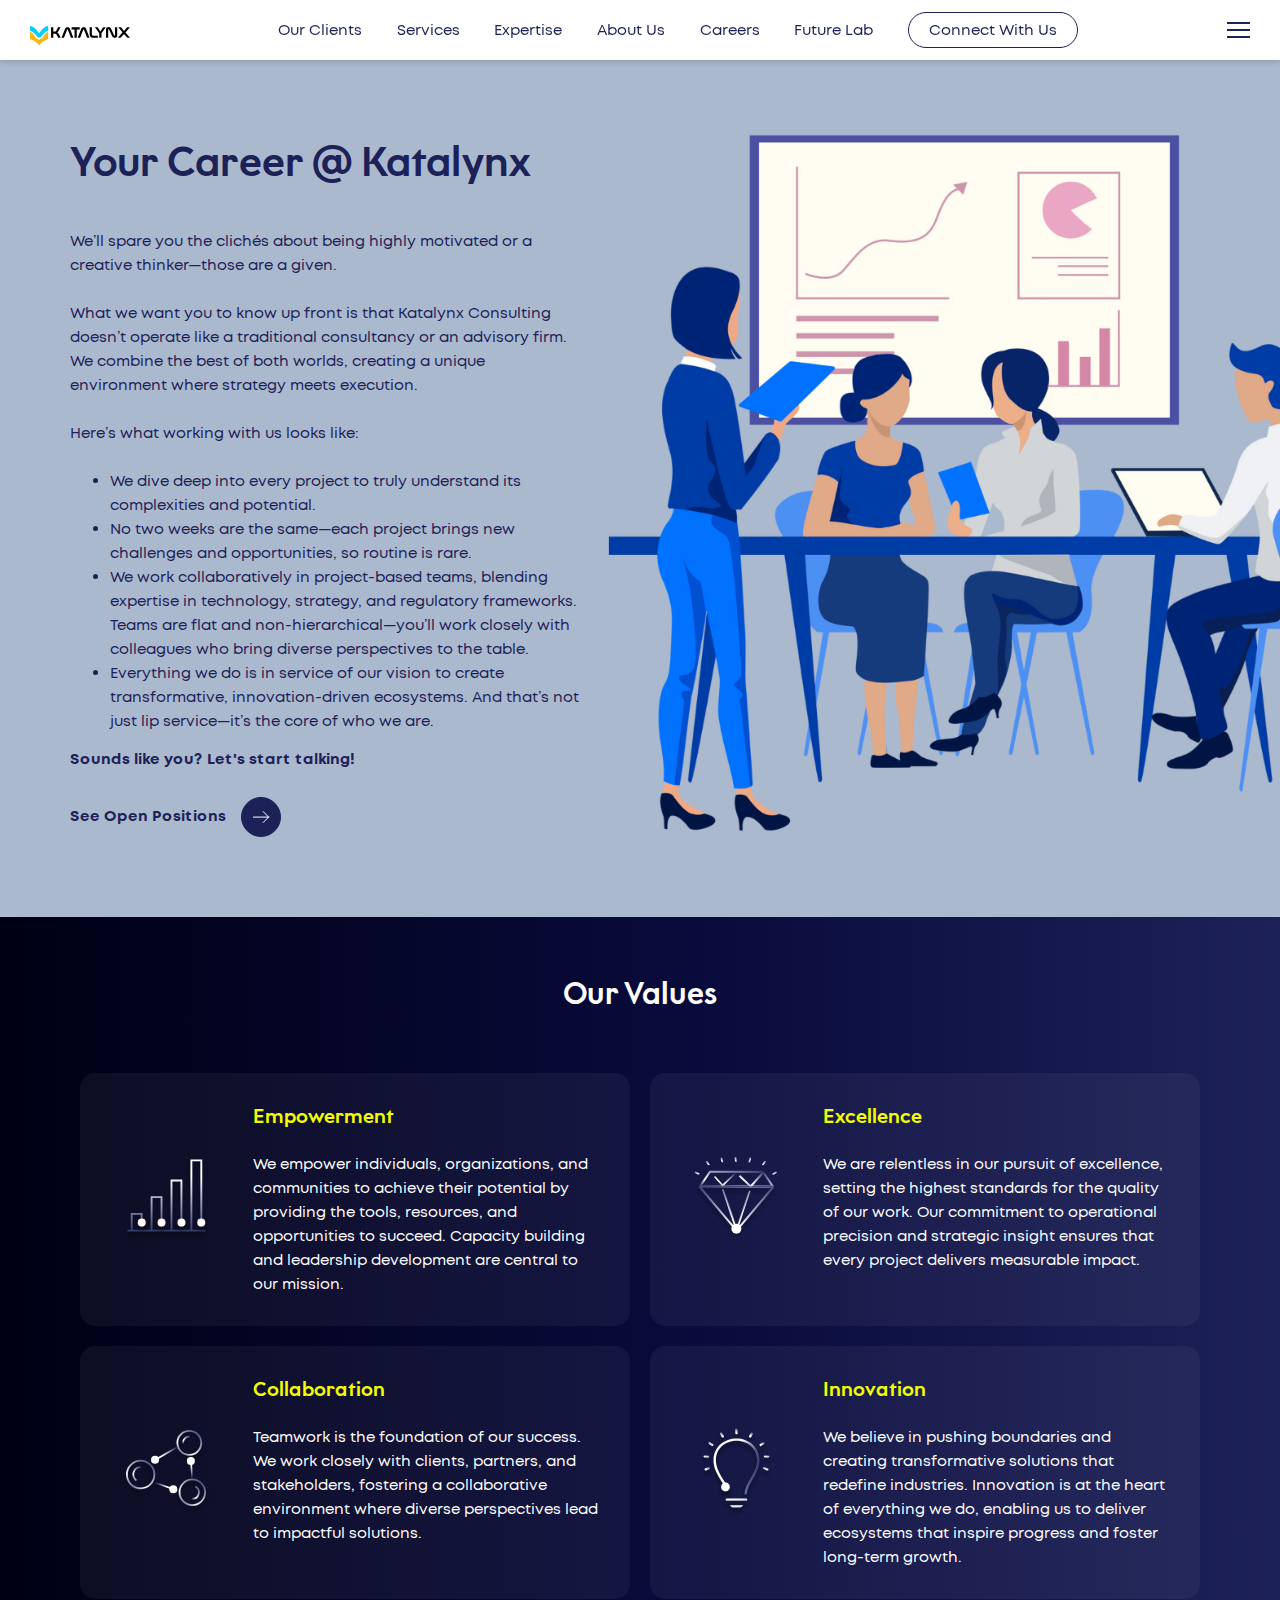
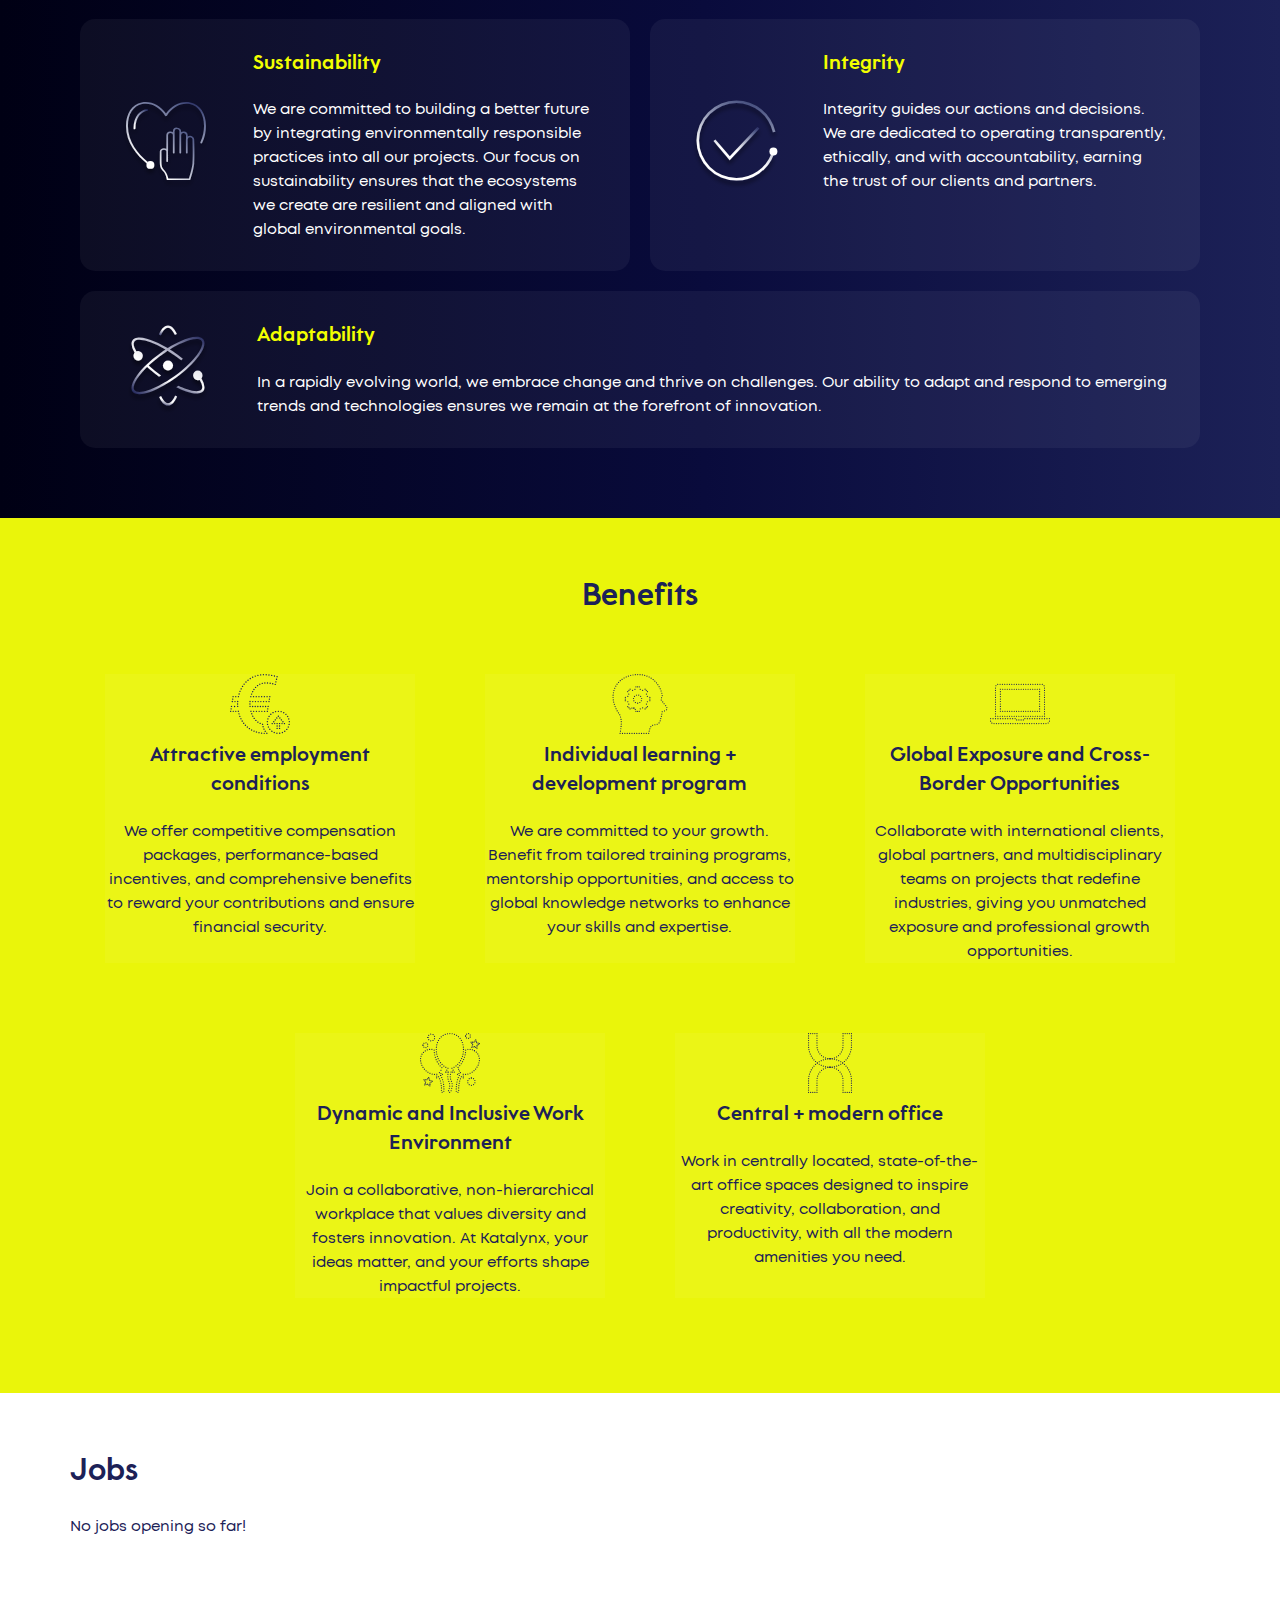
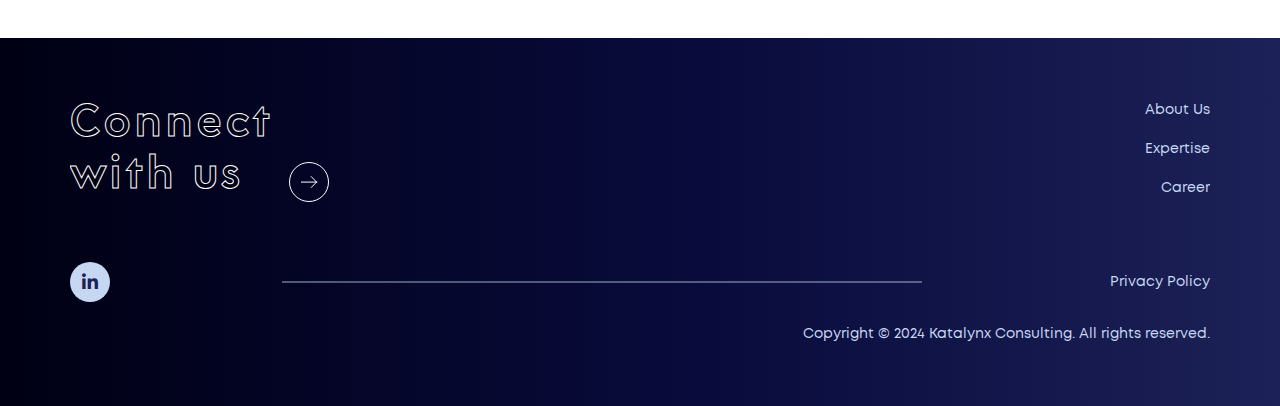
<file: careers.html>
<!DOCTYPE html><html>
    <head>

        <meta charset="UTF-8">
        <title>Careers - Strategy + Legal + Technology Consulting for innovation and technology infrastructure</title>
        
        <meta name="viewport" content="width=device-width, initial-scale=1, maximum-scale=1, user-scalable=no">
        <meta name="format-detection" content="telephone=yes">
        <meta name="theme-color" content="#1C2157">
        <meta name="facebook-domain-verification" content="ibfbs60bq3bphd62z1k3pqma1wqydf">
        
        
        <link rel="stylesheet" href="css/494NpfI0U0gq.css" type="text/css">
        
        <link rel="stylesheet" href="css/1BK62LZVliJi.css" type="text/css" media="only screen and (max-width: 600px)">
        <link rel="stylesheet" href="css/SUsZqWY0Ofz3.css" type="text/css" media="only screen and (min-width: 601px) and (max-width: 840px)">
        
        <link rel="icon" type="image/x-icon" href="images/Katalynx-logo-icon.svg">
        
        <!--[if lt IE 9]>
        <script>
        document.createElement("header");
        document.createElement("nav");
        document.createElement("section");
        document.createElement("article");
        document.createElement("footer");
        </script>
        <script src="http://html5shiv.googlecode.com/svn/trunk/html5.js"></script>
        <![endif]-->
        
        <meta name="robots" content="index, follow, max-image-preview:large, max-snippet:-1, max-video-preview:-1">
            <style>img:is([sizes="auto" i], [sizes^="auto," i]) { contain-intrinsic-size: 3000px 1500px }</style>
            <link rel="alternate" hreflang="en" href="#">
        <link rel="alternate" hreflang="x-default" href="#">
        
            <!-- This site is optimized with the Yoast SEO plugin v23.9 - https://yoast.com/wordpress/plugins/seo/ -->
            <meta name="description" content="Redefining Ecosystems Of The FutureBy Connecting Each Dot, Together">
            <link rel="canonical" href="#">
            <meta property="og:locale" content="en_US">
            <meta property="og:type" content="website">
            <meta property="og:description" content="Redefining Ecosystems Of The Future By Connecting Each Dot, Together">
            <meta property="og:url" content="#">
            <meta property="og:site_name" content="Katalynx Consulting">
            <meta property="article:modified_time" content="2024-08-29T10:43:47+00:00">
            <meta property="og:image:width" content="1200">
            <meta property="og:image:height" content="600">
            <meta property="og:image:type" content="image/png">
            <meta name="twitter:card" content="summary_large_image">
            <meta name="google-site-verification" content="HpKM2SILcdDYLlfVVi0W0jRArla7kLiSlq0gOaypGqU">
            <!-- / Yoast SEO plugin. -->
        
        
        <link rel="stylesheet" id="wp-block-library-css" href="css/GgJ090ugYCyZ.css" type="text/css" media="all">
        <style id="wp-block-library-theme-inline-css" type="text/css">
        .wp-block-audio :where(figcaption){color:#555;font-size:13px;text-align:center}.is-dark-theme .wp-block-audio :where(figcaption){color:#ffffffa6}.wp-block-audio{margin:0 0 1em}.wp-block-code{border:1px solid #ccc;border-radius:4px;font-family:Menlo,Consolas,monaco,monospace;padding:.8em 1em}.wp-block-embed :where(figcaption){color:#555;font-size:13px;text-align:center}.is-dark-theme .wp-block-embed :where(figcaption){color:#ffffffa6}.wp-block-embed{margin:0 0 1em}.blocks-gallery-caption{color:#555;font-size:13px;text-align:center}.is-dark-theme .blocks-gallery-caption{color:#ffffffa6}:root :where(.wp-block-image figcaption){color:#555;font-size:13px;text-align:center}.is-dark-theme :root :where(.wp-block-image figcaption){color:#ffffffa6}.wp-block-image{margin:0 0 1em}.wp-block-pullquote{border-bottom:4px solid;border-top:4px solid;color:currentColor;margin-bottom:1.75em}.wp-block-pullquote cite,.wp-block-pullquote footer,.wp-block-pullquote__citation{color:currentColor;font-size:.8125em;font-style:normal;text-transform:uppercase}.wp-block-quote{border-left:.25em solid;margin:0 0 1.75em;padding-left:1em}.wp-block-quote cite,.wp-block-quote footer{color:currentColor;font-size:.8125em;font-style:normal;position:relative}.wp-block-quote:where(.has-text-align-right){border-left:none;border-right:.25em solid;padding-left:0;padding-right:1em}.wp-block-quote:where(.has-text-align-center){border:none;padding-left:0}.wp-block-quote.is-large,.wp-block-quote.is-style-large,.wp-block-quote:where(.is-style-plain){border:none}.wp-block-search .wp-block-search__label{font-weight:700}.wp-block-search__button{border:1px solid #ccc;padding:.375em .625em}:where(.wp-block-group.has-background){padding:1.25em 2.375em}.wp-block-separator.has-css-opacity{opacity:.4}.wp-block-separator{border:none;border-bottom:2px solid;margin-left:auto;margin-right:auto}.wp-block-separator.has-alpha-channel-opacity{opacity:1}.wp-block-separator:not(.is-style-wide):not(.is-style-dots){width:100px}.wp-block-separator.has-background:not(.is-style-dots){border-bottom:none;height:1px}.wp-block-separator.has-background:not(.is-style-wide):not(.is-style-dots){height:2px}.wp-block-table{margin:0 0 1em}.wp-block-table td,.wp-block-table th{word-break:normal}.wp-block-table :where(figcaption){color:#555;font-size:13px;text-align:center}.is-dark-theme .wp-block-table :where(figcaption){color:#ffffffa6}.wp-block-video :where(figcaption){color:#555;font-size:13px;text-align:center}.is-dark-theme .wp-block-video :where(figcaption){color:#ffffffa6}.wp-block-video{margin:0 0 1em}:root :where(.wp-block-template-part.has-background){margin-bottom:0;margin-top:0;padding:1.25em 2.375em}
        </style>
        <style id="classic-theme-styles-inline-css" type="text/css">
        /*! This file is auto-generated */
        .wp-block-button__link{color:#fff;background-color:#32373c;border-radius:9999px;box-shadow:none;text-decoration:none;padding:calc(.667em + 2px) calc(1.333em + 2px);font-size:1.125em}.wp-block-file__button{background:#32373c;color:#fff;text-decoration:none}
        </style>
        <style id="global-styles-inline-css" type="text/css">
        :root{--wp--preset--aspect-ratio--square: 1;--wp--preset--aspect-ratio--4-3: 4/3;--wp--preset--aspect-ratio--3-4: 3/4;--wp--preset--aspect-ratio--3-2: 3/2;--wp--preset--aspect-ratio--2-3: 2/3;--wp--preset--aspect-ratio--16-9: 16/9;--wp--preset--aspect-ratio--9-16: 9/16;--wp--preset--color--black: #000000;--wp--preset--color--cyan-bluish-gray: #abb8c3;--wp--preset--color--white: #ffffff;--wp--preset--color--pale-pink: #f78da7;--wp--preset--color--vivid-red: #cf2e2e;--wp--preset--color--luminous-vivid-orange: #ff6900;--wp--preset--color--luminous-vivid-amber: #fcb900;--wp--preset--color--light-green-cyan: #7bdcb5;--wp--preset--color--vivid-green-cyan: #00d084;--wp--preset--color--pale-cyan-blue: #8ed1fc;--wp--preset--color--vivid-cyan-blue: #0693e3;--wp--preset--color--vivid-purple: #9b51e0;--wp--preset--gradient--vivid-cyan-blue-to-vivid-purple: linear-gradient(135deg,rgba(6,147,227,1) 0%,rgb(155,81,224) 100%);--wp--preset--gradient--light-green-cyan-to-vivid-green-cyan: linear-gradient(135deg,rgb(122,220,180) 0%,rgb(0,208,130) 100%);--wp--preset--gradient--luminous-vivid-amber-to-luminous-vivid-orange: linear-gradient(135deg,rgba(252,185,0,1) 0%,rgba(255,105,0,1) 100%);--wp--preset--gradient--luminous-vivid-orange-to-vivid-red: linear-gradient(135deg,rgba(255,105,0,1) 0%,rgb(207,46,46) 100%);--wp--preset--gradient--very-light-gray-to-cyan-bluish-gray: linear-gradient(135deg,rgb(238,238,238) 0%,rgb(169,184,195) 100%);--wp--preset--gradient--cool-to-warm-spectrum: linear-gradient(135deg,rgb(74,234,220) 0%,rgb(151,120,209) 20%,rgb(207,42,186) 40%,rgb(238,44,130) 60%,rgb(251,105,98) 80%,rgb(254,248,76) 100%);--wp--preset--gradient--blush-light-purple: linear-gradient(135deg,rgb(255,206,236) 0%,rgb(152,150,240) 100%);--wp--preset--gradient--blush-bordeaux: linear-gradient(135deg,rgb(254,205,165) 0%,rgb(254,45,45) 50%,rgb(107,0,62) 100%);--wp--preset--gradient--luminous-dusk: linear-gradient(135deg,rgb(255,203,112) 0%,rgb(199,81,192) 50%,rgb(65,88,208) 100%);--wp--preset--gradient--pale-ocean: linear-gradient(135deg,rgb(255,245,203) 0%,rgb(182,227,212) 50%,rgb(51,167,181) 100%);--wp--preset--gradient--electric-grass: linear-gradient(135deg,rgb(202,248,128) 0%,rgb(113,206,126) 100%);--wp--preset--gradient--midnight: linear-gradient(135deg,rgb(2,3,129) 0%,rgb(40,116,252) 100%);--wp--preset--font-size--small: 13px;--wp--preset--font-size--medium: 20px;--wp--preset--font-size--large: 36px;--wp--preset--font-size--x-large: 42px;--wp--preset--spacing--20: 0.44rem;--wp--preset--spacing--30: 0.67rem;--wp--preset--spacing--40: 1rem;--wp--preset--spacing--50: 1.5rem;--wp--preset--spacing--60: 2.25rem;--wp--preset--spacing--70: 3.38rem;--wp--preset--spacing--80: 5.06rem;--wp--preset--shadow--natural: 6px 6px 9px rgba(0, 0, 0, 0.2);--wp--preset--shadow--deep: 12px 12px 50px rgba(0, 0, 0, 0.4);--wp--preset--shadow--sharp: 6px 6px 0px rgba(0, 0, 0, 0.2);--wp--preset--shadow--outlined: 6px 6px 0px -3px rgba(255, 255, 255, 1), 6px 6px rgba(0, 0, 0, 1);--wp--preset--shadow--crisp: 6px 6px 0px rgba(0, 0, 0, 1);}:where(.is-layout-flex){gap: 0.5em;}:where(.is-layout-grid){gap: 0.5em;}body .is-layout-flex{display: flex;}.is-layout-flex{flex-wrap: wrap;align-items: center;}.is-layout-flex > :is(*, div){margin: 0;}body .is-layout-grid{display: grid;}.is-layout-grid > :is(*, div){margin: 0;}:where(.wp-block-columns.is-layout-flex){gap: 2em;}:where(.wp-block-columns.is-layout-grid){gap: 2em;}:where(.wp-block-post-template.is-layout-flex){gap: 1.25em;}:where(.wp-block-post-template.is-layout-grid){gap: 1.25em;}.has-black-color{color: var(--wp--preset--color--black) !important;}.has-cyan-bluish-gray-color{color: var(--wp--preset--color--cyan-bluish-gray) !important;}.has-white-color{color: var(--wp--preset--color--white) !important;}.has-pale-pink-color{color: var(--wp--preset--color--pale-pink) !important;}.has-vivid-red-color{color: var(--wp--preset--color--vivid-red) !important;}.has-luminous-vivid-orange-color{color: var(--wp--preset--color--luminous-vivid-orange) !important;}.has-luminous-vivid-amber-color{color: var(--wp--preset--color--luminous-vivid-amber) !important;}.has-light-green-cyan-color{color: var(--wp--preset--color--light-green-cyan) !important;}.has-vivid-green-cyan-color{color: var(--wp--preset--color--vivid-green-cyan) !important;}.has-pale-cyan-blue-color{color: var(--wp--preset--color--pale-cyan-blue) !important;}.has-vivid-cyan-blue-color{color: var(--wp--preset--color--vivid-cyan-blue) !important;}.has-vivid-purple-color{color: var(--wp--preset--color--vivid-purple) !important;}.has-black-background-color{background-color: var(--wp--preset--color--black) !important;}.has-cyan-bluish-gray-background-color{background-color: var(--wp--preset--color--cyan-bluish-gray) !important;}.has-white-background-color{background-color: var(--wp--preset--color--white) !important;}.has-pale-pink-background-color{background-color: var(--wp--preset--color--pale-pink) !important;}.has-vivid-red-background-color{background-color: var(--wp--preset--color--vivid-red) !important;}.has-luminous-vivid-orange-background-color{background-color: var(--wp--preset--color--luminous-vivid-orange) !important;}.has-luminous-vivid-amber-background-color{background-color: var(--wp--preset--color--luminous-vivid-amber) !important;}.has-light-green-cyan-background-color{background-color: var(--wp--preset--color--light-green-cyan) !important;}.has-vivid-green-cyan-background-color{background-color: var(--wp--preset--color--vivid-green-cyan) !important;}.has-pale-cyan-blue-background-color{background-color: var(--wp--preset--color--pale-cyan-blue) !important;}.has-vivid-cyan-blue-background-color{background-color: var(--wp--preset--color--vivid-cyan-blue) !important;}.has-vivid-purple-background-color{background-color: var(--wp--preset--color--vivid-purple) !important;}.has-black-border-color{border-color: var(--wp--preset--color--black) !important;}.has-cyan-bluish-gray-border-color{border-color: var(--wp--preset--color--cyan-bluish-gray) !important;}.has-white-border-color{border-color: var(--wp--preset--color--white) !important;}.has-pale-pink-border-color{border-color: var(--wp--preset--color--pale-pink) !important;}.has-vivid-red-border-color{border-color: var(--wp--preset--color--vivid-red) !important;}.has-luminous-vivid-orange-border-color{border-color: var(--wp--preset--color--luminous-vivid-orange) !important;}.has-luminous-vivid-amber-border-color{border-color: var(--wp--preset--color--luminous-vivid-amber) !important;}.has-light-green-cyan-border-color{border-color: var(--wp--preset--color--light-green-cyan) !important;}.has-vivid-green-cyan-border-color{border-color: var(--wp--preset--color--vivid-green-cyan) !important;}.has-pale-cyan-blue-border-color{border-color: var(--wp--preset--color--pale-cyan-blue) !important;}.has-vivid-cyan-blue-border-color{border-color: var(--wp--preset--color--vivid-cyan-blue) !important;}.has-vivid-purple-border-color{border-color: var(--wp--preset--color--vivid-purple) !important;}.has-vivid-cyan-blue-to-vivid-purple-gradient-background{background: var(--wp--preset--gradient--vivid-cyan-blue-to-vivid-purple) !important;}.has-light-green-cyan-to-vivid-green-cyan-gradient-background{background: var(--wp--preset--gradient--light-green-cyan-to-vivid-green-cyan) !important;}.has-luminous-vivid-amber-to-luminous-vivid-orange-gradient-background{background: var(--wp--preset--gradient--luminous-vivid-amber-to-luminous-vivid-orange) !important;}.has-luminous-vivid-orange-to-vivid-red-gradient-background{background: var(--wp--preset--gradient--luminous-vivid-orange-to-vivid-red) !important;}.has-very-light-gray-to-cyan-bluish-gray-gradient-background{background: var(--wp--preset--gradient--very-light-gray-to-cyan-bluish-gray) !important;}.has-cool-to-warm-spectrum-gradient-background{background: var(--wp--preset--gradient--cool-to-warm-spectrum) !important;}.has-blush-light-purple-gradient-background{background: var(--wp--preset--gradient--blush-light-purple) !important;}.has-blush-bordeaux-gradient-background{background: var(--wp--preset--gradient--blush-bordeaux) !important;}.has-luminous-dusk-gradient-background{background: var(--wp--preset--gradient--luminous-dusk) !important;}.has-pale-ocean-gradient-background{background: var(--wp--preset--gradient--pale-ocean) !important;}.has-electric-grass-gradient-background{background: var(--wp--preset--gradient--electric-grass) !important;}.has-midnight-gradient-background{background: var(--wp--preset--gradient--midnight) !important;}.has-small-font-size{font-size: var(--wp--preset--font-size--small) !important;}.has-medium-font-size{font-size: var(--wp--preset--font-size--medium) !important;}.has-large-font-size{font-size: var(--wp--preset--font-size--large) !important;}.has-x-large-font-size{font-size: var(--wp--preset--font-size--x-large) !important;}
        :where(.wp-block-post-template.is-layout-flex){gap: 1.25em;}:where(.wp-block-post-template.is-layout-grid){gap: 1.25em;}
        :where(.wp-block-columns.is-layout-flex){gap: 2em;}:where(.wp-block-columns.is-layout-grid){gap: 2em;}
        :root :where(.wp-block-pullquote){font-size: 1.5em;line-height: 1.6;}
        </style>
        <link rel="stylesheet" id="wpml-blocks-css" href="css/fPwu8HFJ3kfa.css" type="text/css" media="all">
        <link rel="stylesheet" id="contact-form-7-css" href="css/F0RNFzs7ZMyP.css" type="text/css" media="all">
        <link rel="stylesheet" id="wpa-css-css" href="css/DyCBeF6PUfgx.css" type="text/css" media="all">
        <link rel="stylesheet" id="wpml-menu-item-0-css" href="css/AtTC0AFimkpC.css" type="text/css" media="all">
        <link rel="stylesheet" id="search-filter-plugin-styles-css" href="css/FSuTOtWy3qNy.css" type="text/css" media="all">
        <link rel="stylesheet" id="borlabs-cookie-css" href="css/UmhBQnDnfecl.css" type="text/css" media="all">
        <style id="generateblocks-inline-css" type="text/css">
        .gb-container .wp-block-image img{vertical-align:middle;}.gb-grid-wrapper .wp-block-image{margin-bottom:0;}.gb-highlight{background:none;}.gb-container-link{position:absolute;top:0;right:0;bottom:0;left:0;z-index:99;}
        </style>
        
        
        <script type="text/javascript" src="js/KeFz8wgcpkMG.js" id="jquery-core-js"></script>
        
        
        
        
        
        
        <meta name="generator" content="WPML ver:4.6.14 stt:1,3;">
        <!-- Google Tag Manager -->
        
        <!-- End Google Tag Manager -->
        </head>    
    <body class="page-template page-template-career page-template-career-php page page-id-84725 wp-embed-responsive en">
    
        <header id="_nav_header">
            <div class="logo desktop">
                <a href="index.html">
                    <svg version="1.1" id="Ebene_1" xmlns="http://www.w3.org/2000/svg" xmlns:xlink="http://www.w3.org/1999/xlink" x="0px" y="0px" viewBox="0 0 200 50" enable-background="new 0 0 200 50" xml:space="preserve">
                        <img src="./images/Katalynx-Logo- Colored.svg" alt="" style="width: 100%; margin-top:-40%;" id="logo">
                    </svg>
                </a></div>

            <div class="top_nav"><div class="menu-top-navigation-container"><ul id="menu-top-navigation" class="menu"><li id="menu-item-27" class="scrollLink menu-item menu-item-type-custom menu-item-object-custom current-menu-item current_page_item menu-item-27"><a href="our_clients.html" aria-current="page">Our Clients</a></li>
<li id="menu-item-84938" class="scrollLink menu-item menu-item-type-custom menu-item-object-custom current-menu-item current_page_item menu-item-84938"><a href="our_services.html" aria-current="page">Services</a></li>
<li id="menu-item-85733" class="scrollLink menu-item menu-item-type-custom menu-item-object-custom current-menu-item current_page_item menu-item-85733"><a href="expertise.html" aria-current="page">Expertise</a></li>
<li id="menu-item-85269" class="menu-item menu-item-type-post_type menu-item-object-page menu-item-85269"><a href="about-us.html">About Us</a></li>
<li id="menu-item-85269" class="menu-item menu-item-type-post_type menu-item-object-page menu-item-85269"><a href="careers.html">Careers</a></li>

<li id="menu-item-87023" class="menu-item menu-item-type-post_type menu-item-object-page menu-item-87023"><a href="coming-soon.html">Future Lab</a></li>
<li id="menu-item-84993" class="contact menu-item menu-item-type-post_type menu-item-object-page menu-item-84993"><a href="contact-us.html">Connect With Us</a></li>
</ul></div></div>
            
            <div class="nav_bar">
                <div class="burger">
                    <div></div>
                    <div></div>
                    <div></div>
                </div>
            </div>
            
            
            <nav>
                <div class="top_mobile">
                    <div class="active main_nav_btn" data-sec="main_nav">What we do</div>
                    <div class="sec_nav_btn" data-sec="sec_nav">Who we are</div>
                </div>
                
                <div class="main_nav navigation">
                    <div class="top">
                        <div class="nav-logo"><a href="index.html"><noscript><img src="./images/Katalynx-Logo- white.svg"></noscript><img class="lazyload" src="data:image/svg+xml,%3Csvg%20xmlns=%22http://www.w3.org/2000/svg%22%20viewBox=%220%200%20210%20140%22%3E%3C/svg%3E" data-src="./images/Katalynx-Logo- white.svg"></a></div>
                        <div class="nav-title">What we do</div>
                    </div>
                    
                    <div class="menu-primary-navigation-container"><ul id="menu-primary-navigation" class="menu">
                        <li id="menu-item-85238" class="menu-item menu-item-type-post_type menu-item-object-page menu-item-85238"><a href="our_services.html">Services</a></li>
                        <li id="menu-item-85238" class="menu-item menu-item-type-post_type menu-item-object-page menu-item-85238"><a href="our_clients.html">Clients</a></li>
<li id="menu-item-85238" class="menu-item menu-item-type-post_type menu-item-object-page menu-item-85238"><a href="expertise.html">Expertise</a></li>
<li id="menu-item-87982" class="menu-item menu-item-type-post_type menu-item-object-page menu-item-87982"><a href="coming-soon.html">Future Lab</a></li>
<li id="menu-item-85595" class="contact mobile menu-item menu-item-type-post_type menu-item-object-page menu-item-85595"><a href="contact-us.html">Connect with us</a></li>
</ul></div>						
                    <div class="d"><noscript><img src="./images/d.svg"></noscript><img class="lazyload" src="data:image/svg+xml,%3Csvg%20xmlns=%22http://www.w3.org/2000/svg%22%20viewBox=%220%200%20210%20140%22%3E%3C/svg%3E" data-src="./images/d.svg"></div>
                </div>
    
                <div class="sec_nav navigation">
                    <div class="top">
                        <div class="nav-title">Who we are</div></div>
                    <div class="nav-container">
                        <div class="menu-secondary-navigation-container"><ul id="menu-secondary-navigation" class="menu"><li id="menu-item-85241" class="menu-item menu-item-type-post_type menu-item-object-page menu-item-85241"><a href="about-us.html">About Katalynx</a></li>
<li id="menu-item-85243" class="menu-item menu-item-type-post_type menu-item-object-page menu-item-85243"><a href="careers.html">Careers</a></li>
<li id="menu-item-91140" class="menu-item menu-item-type-post_type menu-item-object-page menu-item-91140"><a href="coming-soon.html">News</a></li>
<li id="menu-item-85246" class="contact menu-item menu-item-type-post_type menu-item-object-page menu-item-85246"><a href="contact-us.html">Connect with us</a></li>
</ul></div>							
                        <div class="nav-contact">
                            <div class="dc"><noscript><img src="./images/dc_blue.svg"></noscript><img class="lazyload" src="data:image/svg+xml,%3Csvg%20xmlns=%22http://www.w3.org/2000/svg%22%20viewBox=%220%200%20210%20140%22%3E%3C/svg%3E" data-src="./images/dc_blue.svg"></div>
                                                        <a href="info@katalynx.com">info@katalynx.com</a><br>
                            <a href="tel:+49 30 586 930 000">+92 311 0000000</a><br> 
                            <a href="https://www.google.com/maps/place/Daftarkhwan+%7C+Alpha/@33.6067052,73.0980566,17z/data=!3m1!4b1!4m6!3m5!1s0x38dfebe171eab46d:0x668f0f33eeab4c68!8m2!3d33.6067052!4d73.1006315!16s%2Fg%2F11tmrw5lqf?entry=ttu&g_ep=EgoyMDI0MTEyNC4xIKXMDSoASAFQAw%3D%3D" target="_blank">Daftarkhwan | Alpha<br>
                                Old Airport Rd, Chaklala Cantt.<br>
                                Rawalpindi, Punjab 46000</a>
                                                    </div>
                        
                    </div>
                    <div class="c"><noscript><img src="./images/c.svg"></noscript><img class="lazyload" src="data:image/svg+xml,%3Csvg%20xmlns=%22http://www.w3.org/2000/svg%22%20viewBox=%220%200%20210%20140%22%3E%3C/svg%3E" data-src="./images/c.svg"></div>
                </div>
            </nav>
            
            
            
            <div class="nav_bar_mobile">
                <div class="logo mobile">
                    <a href="index.html">
                    <svg version="1.1" id="Ebene_1" xmlns="http://www.w3.org/2000/svg" xmlns:xlink="http://www.w3.org/1999/xlink" x="0px" y="0px" viewBox="0 0 200 50" enable-background="new 0 0 200 50" xml:space="preserve">
                        <img src="./images/Katalynx-Logo- Colored.svg" alt="" style="width: 100%; margin-top:-40%;" id="logo">

                    </svg>
                </a>
                </div>
                <div class="burger">
                    <div></div>
                    <div></div>
                    <div></div>
                </div>
            </div>
            
            
        </header>
        
    
    
    <div class="lazyload" id="hero" data-bg="./images/cartoons.png" style="background-image: url(./images/cartoons.png);">
        <div class="container wrapper grid-2">
    
            <div class="column">
                <h1>Your Career @ Katalynx</h1>
                <div class="intro">
                                          
    <p>We’ll spare you the clichés about being highly motivated or a creative thinker—those are a given.</p>
    
    
    
    <p>What we want you to know up front is that Katalynx Consulting doesn’t operate like a traditional consultancy or an advisory firm. We combine the best of both worlds, creating a unique environment where strategy meets execution.</p>
    
    
    
    <p>Here’s what working with us looks like:</p>
    <ul>
    <li><p>We dive deep into every project to truly understand its complexities and potential.</p></li>
    <li><p>No two weeks are the same—each project brings new challenges and opportunities, so routine is rare.</p></li>
    <li><p>We work collaboratively in project-based teams, blending expertise in technology, strategy, and regulatory frameworks. Teams are flat and non-hierarchical—you’ll work closely with colleagues who bring diverse perspectives to the table.</p></li>
    <li><p>Everything we do is in service of our vision to create transformative, innovation-driven ecosystems. And that’s not just lip service—it’s the core of who we are.</p></li>
    </ul>
    <b><p>Sounds like you? Let's start talking!</p></b>
    <br>

                                    <span class="scrollLink"><a class="read-more blue full" href="#jobs">See Open Positions</a></span>
                </div>
            </div>
    
            <div class="column video">
                                                </div>
    
        </div>
    </div>
    
    <article>    
        <section id="values">
            <div class="container">
                                    <h2>Our Values</h2>
    
                        <div class="wrapper">
                                                        <div class="single-value col">
                                        <div class="img"><noscript><img src="./images/Striving-for-the-best.svg"></noscript><img class="lazyload" src="./images/Striving-for-the-best.svg" data-src="./images/Striving-for-the-best.svg"></div>
                                        <div class="content">
                                            <h3>Empowerment</h3>
                                            <div class="text"><p>We empower individuals, organizations, and communities to achieve their potential by providing the tools, resources, and opportunities to succeed. Capacity building and leadership development are central to our mission.</p>
    </div>
                                        </div>
    
                                </div>
                                                        <div class="single-value col">
                                        <div class="img"><noscript><img src="./images/Creating-value.svg"></noscript><img class="lazyload" src="./images/Creating-value.svg" data-src="./images/Creating-value.svg"></div>
                                        <div class="content">
                                            <h3>Excellence</h3>
                                            <div class="text"><p>We are relentless in our pursuit of excellence, setting the highest standards for the quality of our work. Our commitment to operational precision and strategic insight ensures that every project delivers measurable impact.</p>
    </div>
                                        </div>
    
                                </div>
                                                        <div class="single-value col">
                                        <div class="img"><noscript><img src="./images/Working-together.svg"></noscript><img class="lazyload" src="./images/Working-together.svg" data-src="./images/Working-together.svg"></div>
                                        <div class="content">
                                            <h3>Collaboration</h3>
                                            <div class="text"><p>Teamwork is the foundation of our success. We work closely with clients, partners, and stakeholders, fostering a collaborative environment where diverse perspectives lead to impactful solutions.</p>
    </div>
                                        </div>
    
                                </div>
                                                        <div class="single-value col">
                                        <div class="img"><noscript><img src="./images/Committed-to-innovation.svg"></noscript><img class="lazyload" src="./images/Committed-to-innovation.svg" data-src="./images/Committed-to-innovation.svg"></div>
                                        <div class="content">
                                            <h3>Innovation</h3>
                                            <div class="text"><p>We believe in pushing boundaries and creating transformative solutions that redefine industries. Innovation is at the heart of everything we do, enabling us to deliver ecosystems that inspire progress and foster long-term growth.</p>
                                        </div>
                                        </div>
    
                                </div>
                                                        <div class="single-value col">
                                        <div class="img"><noscript><img src="./images/Following-our-passion.svg"></noscript><img class="lazyload" src="./images/Following-our-passion.svg" data-src="./images/Following-our-passion.svg"></div>
                                        <div class="content">
                                            <h3>Sustainability</h3>
                                            <div class="text"><p>We are committed to building a better future by integrating environmentally responsible practices into all our projects. Our focus on sustainability ensures that the ecosystems we create are resilient and aligned with global environmental goals.</p>
    </div>
                                        </div>
    
                                </div>
                                                        <div class="single-value col">
                                        <div class="img"><noscript><img src="./images/Doing-the-right-thing.svg"></noscript><img class="lazyload" src="./images/Doing-the-right-thing.svg" data-src="./images/Doing-the-right-thing.svg"></div>
                                        <div class="content">
                                            <h3>Integrity</h3>
                                            <div class="text"><p>Integrity guides our actions and decisions. We are dedicated to operating transparently, ethically, and with accountability, earning the trust of our clients and partners.</p>
    </div>
                                        </div>
    
                                </div>
                                                        <div class="single-value col">
                                        <div class="img"><noscript><img src="./images/Never-stop-learning.svg"></noscript><img class="lazyload" src="./images/Never-stop-learning.svg" data-src="./images/Never-stop-learning.svg"></div>
                                        <div class="content">
                                            <h3>Adaptability</h3>
                                            <div class="text"><p>In a rapidly evolving world, we embrace change and thrive on challenges. Our ability to adapt and respond to emerging trends and technologies ensures we remain at the forefront of innovation.</p>
    </div>
                                        </div>
    
                                </div>
                                                </div>
    
                        </div>
        </section>
    
        <section id="benefits">
            <div class="container">
                                    <h2>Benefits</h2>
    
                        <div class="wrapper">
                                                        <div class="single-benefit col">
                                        <div class="img"><noscript><img src="./images/Attractive-employment-conditions.svg"></noscript><img class="lazyload" src="./images/Attractive-employment-conditions.svg" data-src="./images/Attractive-employment-conditions.svg"></div>
                                        <div class="content">
                                            <h3>Attractive employment conditions</h3>
                                            <div class="text"><p>We offer competitive compensation packages, performance-based incentives, and comprehensive benefits to reward your contributions and ensure financial security.</p>
    </div>
                                        </div>
    
                                </div>
                                                        <div class="single-benefit col">
                                        <div class="img"><noscript><img src="./images/Individual-learning-and-development.svg"></noscript><img class="lazyload" src="./images/Individual-learning-and-development.svg" data-src="./images/Individual-learning-and-development.svg"></div>
                                        <div class="content">
                                            <h3>Individual learning + development program</h3>
                                            <div class="text"><p>We are committed to your growth. Benefit from tailored training programs, mentorship opportunities, and access to global knowledge networks to enhance your skills and expertise. </p>
    </div>
                                        </div>
    
                                </div>
                                                        <div class="single-benefit col">
                                        <div class="img"><noscript><img src="./images/Digital-way-of-working.svg"></noscript><img class="lazyload" src="./images/Digital-way-of-working.svg" data-src="./images/Digital-way-of-working.svg"></div>
                                        <div class="content">
                                            <h3>Global Exposure and Cross-Border Opportunities</h3>
                                            <div class="text"><p>Collaborate with international clients, global partners, and multidisciplinary teams on projects that redefine industries, giving you unmatched exposure and professional growth opportunities.</p>
    </div>
                                        </div>
    
                                </div>
                                                        <div class="single-benefit col">
                                        <div class="img"><noscript><img src="./images/Team-events.svg"></noscript><img class="lazyload" src="./images/Team-events.svg" data-src="./images/Team-events.svg"></div>
                                        <div class="content">
                                            <h3>Dynamic and Inclusive Work Environment</h3>
                                            <div class="text"><p>Join a collaborative, non-hierarchical workplace that values diversity and fosters innovation. At Katalynx, your ideas matter, and your efforts shape impactful projects.</p>
    </div>
                                        </div>
    
                                </div>
                                                        <div class="single-benefit col">
                                        <div class="img"><noscript><img src="./images/Central-modern-office.svg"></noscript><img class="lazyload" src="./images/Central-modern-office.svg" data-src="./images/Central-modern-office.svg"></div>
                                        <div class="content">
                                            <h3>Central + modern office </h3>
                                            <div class="text"><p>Work in centrally located, state-of-the-art office spaces designed to inspire creativity, collaboration, and productivity, with all the modern amenities you need.</p>
    </div>
                                        </div>
    
                                </div>
                                                </div>
    
                        </div>
        </section>
    
    
    
        <section id="jobs">
            <div class="container">
                <h2>Jobs</h2>

                <p class="text-center">No jobs opening so far!</p>
                
            </li></ul></form></div>
                <div class="job-list">
                <div class="result"><div class="search-filter-results" id="search-filter-results-86029">			
                
    
                
                            
                <div class="pagination">
                            </div>
        
        
    
                
    
    
    
                </div></div> 
                </div>
                
                
                
    
                
            </div>
        </section>
    </article>
    
    
    
    <footer>
        <div class="container">
        
            <div class="wrapper grid-2">
                <div class="column">
                    <a href="contact-us.html" class="read-more white"><p class="header">Connect <br>with us</p></a>
                </div>
    
                <div class="column">
                    <div class="footer_nav"><div class="menu-footer-navigation-container"><ul id="menu-footer-navigation" class="menu"><li id="menu-item-84722" class="menu-item menu-item-type-post_type menu-item-object-page menu-item-84722"><a href="about-us.html">About Us</a></li>
    <li id="menu-item-84728" class="menu-item menu-item-type-post_type menu-item-object-page menu-item-84728"><a href="expertise.html">Expertise</a></li>
    <li id="menu-item-84727" class="menu-item menu-item-type-post_type menu-item-object-page menu-item-84727"><a href="careers.html">Career</a></li>
    </ul></div></div>
                </div>
            </div>
            
            <div class="wrapper">
                <div class="col"><a href="https://www.linkedin.com/company/katalynx-consulting" target="_blank"><i class="fab fa-linkedin-in"></i></a></div>
                <div class="col"><div class="line"></div></div>
                <div class="col footer_nav_legal"><div class="menu-footer-legal-notes-container"><ul id="menu-footer-legal-notes" class="menu">
    <li id="menu-item-84733" class="menu-item menu-item-type-post_type menu-item-object-page menu-item-privacy-policy menu-item-84733"><a rel="privacy-policy" href="privacy.html">Privacy Policy</a></li>
    </ul></div></div>
            </div>
            
            <div class="copyright">Copyright © 2024 Katalynx Consulting. All rights reserved.</div>
            
        </div>
    </footer>
</script></div><!--googleon: all--><noscript><style>.lazyload{display:none;}</style></noscript><script data-noptimize="1">window.lazySizesConfig=window.lazySizesConfig||{};window.lazySizesConfig.loadMode=1;</script><script async="" data-noptimize="1" src="js/tXfRp2tVbICm.js"></script><script type="text/javascript" src="js/hg9YNbXr8LSE.js" id="wp-hooks-js"></script>
<script type="text/javascript" src="js/Mh1tmpq8T5L1.js" id="wp-i18n-js"></script>




<script type="text/javascript" src="js/wZyhqElptgUH.js" id="contact-form-7-js"></script>

<script defer="" src="js/K1RiI8LgWOqG.js"></script>

<script>
    window.addEventListener('scroll', function () {
        const logo = document.querySelector('#logo'); // Select the logo
        const scrollThreshold = 70; // Pixels scrolled before the change
        
        if (window.scrollY > scrollThreshold) {
            // Change to a new logo
            logo.setAttribute('src', './images/Katalynx-Logo- Colored.svg');
        } else {
            // Revert to the original logo
        }
    });
</script>

    
    </body></html>
</file>
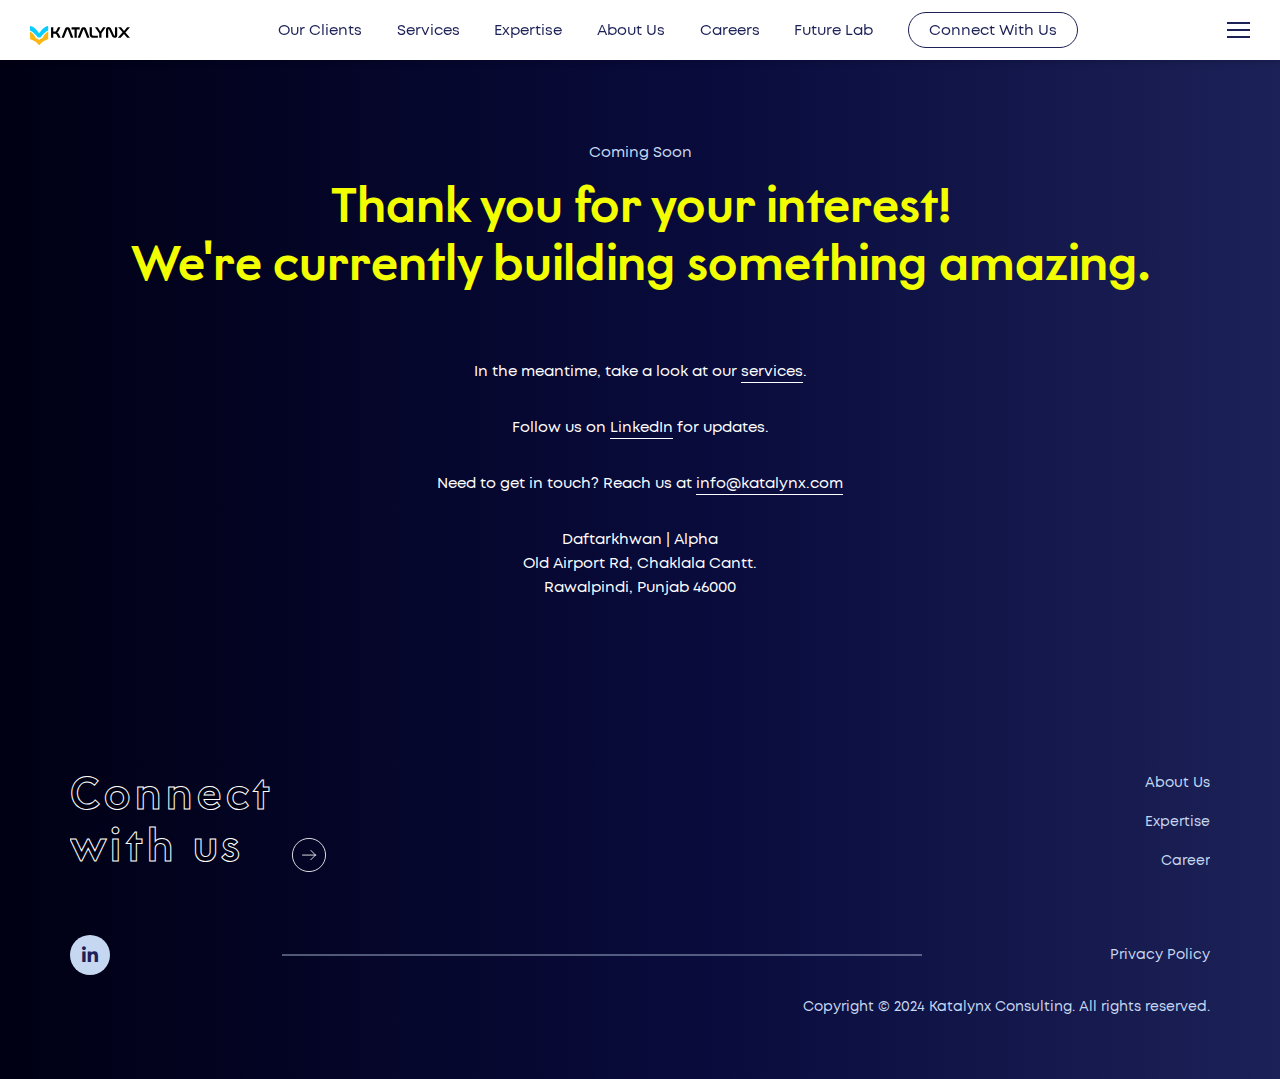
<file: coming-soon.html>
<!DOCTYPE html><html><head>

    <meta charset="UTF-8">
    <title>Our Clients | Strategy + Legal + Technology Consulting for innovation and technology infrastructure</title>
    
    <meta name="viewport" content="width=device-width, initial-scale=1, maximum-scale=1, user-scalable=no">
    <meta name="format-detection" content="telephone=yes">
    <meta name="theme-color" content="#1C2157">
    <meta name="facebook-domain-verification" content="ibfbs60bq3bphd62z1k3pqma1wqydf">
    
    
    <link rel="stylesheet" href="css/494NpfI0U0gq.css" type="text/css">
    <link rel="stylesheet" href="css/about.css" type="text/css">

    <link rel="stylesheet" href="css/1BK62LZVliJi.css" type="text/css" media="only screen and (max-width: 600px)">
    <link rel="stylesheet" href="css/SUsZqWY0Ofz3.css" type="text/css" media="only screen and (min-width: 601px) and (max-width: 840px)">
    
    <link rel="icon" type="image/x-icon" href="images/Katalynx-logo-icon.svg">
    
    <link rel="shortcut icon" href="nZSWAXbdP7Zq.ico" type="image/x-icon">
    
    <!--[if lt IE 9]>
    <script>
    document.createElement("header");
    document.createElement("nav");
    document.createElement("section");
    document.createElement("article");
    document.createElement("footer");
    </script>
    <script src="http://html5shiv.googlecode.com/svn/trunk/html5.js"></script>
    <![endif]-->
    
    <meta name="robots" content="index, follow, max-image-preview:large, max-snippet:-1, max-video-preview:-1">
        <style>img:is([sizes="auto" i], [sizes^="auto," i]) { contain-intrinsic-size: 3000px 1500px }</style>
    
        <!-- This site is optimized with the Yoast SEO plugin v24.0 - https://yoast.com/wordpress/plugins/seo/ -->
        <meta property="og:locale" content="en_US">
        <meta property="og:type" content="article">
        <meta property="og:title" content="About Katalynx">
        <meta property="og:description" content="Strategy + Legal + Technology Consulting for innovation and technology infrastructure">
        <meta property="article:modified_time" content="2024-10-25T11:36:23+00:00">
        <meta property="og:image" content="images/ckqG9rhFs24V.jpg">
        <meta property="og:image:width" content="1200">
        <meta property="og:image:height" content="675">
        <meta property="og:image:type" content="image/jpeg">
        <meta name="twitter:card" content="summary_large_image">
        <!-- / Yoast SEO plugin. -->
    
    
    <link rel="stylesheet" id="wp-block-library-css" href="css/Vc89m0amljLc.css" type="text/css" media="all">
    <style id="wp-block-library-theme-inline-css" type="text/css">
    .wp-block-audio :where(figcaption){color:#555;font-size:13px;text-align:center}.is-dark-theme .wp-block-audio :where(figcaption){color:#ffffffa6}.wp-block-audio{margin:0 0 1em}.wp-block-code{border:1px solid #ccc;border-radius:4px;font-family:Menlo,Consolas,monaco,monospace;padding:.8em 1em}.wp-block-embed :where(figcaption){color:#555;font-size:13px;text-align:center}.is-dark-theme .wp-block-embed :where(figcaption){color:#ffffffa6}.wp-block-embed{margin:0 0 1em}.blocks-gallery-caption{color:#555;font-size:13px;text-align:center}.is-dark-theme .blocks-gallery-caption{color:#ffffffa6}:root :where(.wp-block-image figcaption){color:#555;font-size:13px;text-align:center}.is-dark-theme :root :where(.wp-block-image figcaption){color:#ffffffa6}.wp-block-image{margin:0 0 1em}.wp-block-pullquote{border-bottom:4px solid;border-top:4px solid;color:currentColor;margin-bottom:1.75em}.wp-block-pullquote cite,.wp-block-pullquote footer,.wp-block-pullquote__citation{color:currentColor;font-size:.8125em;font-style:normal;text-transform:uppercase}.wp-block-quote{border-left:.25em solid;margin:0 0 1.75em;padding-left:1em}.wp-block-quote cite,.wp-block-quote footer{color:currentColor;font-size:.8125em;font-style:normal;position:relative}.wp-block-quote:where(.has-text-align-right){border-left:none;border-right:.25em solid;padding-left:0;padding-right:1em}.wp-block-quote:where(.has-text-align-center){border:none;padding-left:0}.wp-block-quote.is-large,.wp-block-quote.is-style-large,.wp-block-quote:where(.is-style-plain){border:none}.wp-block-search .wp-block-search__label{font-weight:700}.wp-block-search__button{border:1px solid #ccc;padding:.375em .625em}:where(.wp-block-group.has-background){padding:1.25em 2.375em}.wp-block-separator.has-css-opacity{opacity:.4}.wp-block-separator{border:none;border-bottom:2px solid;margin-left:auto;margin-right:auto}.wp-block-separator.has-alpha-channel-opacity{opacity:1}.wp-block-separator:not(.is-style-wide):not(.is-style-dots){width:100px}.wp-block-separator.has-background:not(.is-style-dots){border-bottom:none;height:1px}.wp-block-separator.has-background:not(.is-style-wide):not(.is-style-dots){height:2px}.wp-block-table{margin:0 0 1em}.wp-block-table td,.wp-block-table th{word-break:normal}.wp-block-table :where(figcaption){color:#555;font-size:13px;text-align:center}.is-dark-theme .wp-block-table :where(figcaption){color:#ffffffa6}.wp-block-video :where(figcaption){color:#555;font-size:13px;text-align:center}.is-dark-theme .wp-block-video :where(figcaption){color:#ffffffa6}.wp-block-video{margin:0 0 1em}:root :where(.wp-block-template-part.has-background){margin-bottom:0;margin-top:0;padding:1.25em 2.375em}
    </style>
    <style id="classic-theme-styles-inline-css" type="text/css">
    /*! This file is auto-generated */
    .wp-block-button__link{color:#fff;background-color:#32373c;border-radius:9999px;box-shadow:none;text-decoration:none;padding:calc(.667em + 2px) calc(1.333em + 2px);font-size:1.125em}.wp-block-file__button{background:#32373c;color:#fff;text-decoration:none}
    </style>
    <style id="global-styles-inline-css" type="text/css">
    :root{--wp--preset--aspect-ratio--square: 1;--wp--preset--aspect-ratio--4-3: 4/3;--wp--preset--aspect-ratio--3-4: 3/4;--wp--preset--aspect-ratio--3-2: 3/2;--wp--preset--aspect-ratio--2-3: 2/3;--wp--preset--aspect-ratio--16-9: 16/9;--wp--preset--aspect-ratio--9-16: 9/16;--wp--preset--color--black: #000000;--wp--preset--color--cyan-bluish-gray: #abb8c3;--wp--preset--color--white: #ffffff;--wp--preset--color--pale-pink: #f78da7;--wp--preset--color--vivid-red: #cf2e2e;--wp--preset--color--luminous-vivid-orange: #ff6900;--wp--preset--color--luminous-vivid-amber: #fcb900;--wp--preset--color--light-green-cyan: #7bdcb5;--wp--preset--color--vivid-green-cyan: #00d084;--wp--preset--color--pale-cyan-blue: #8ed1fc;--wp--preset--color--vivid-cyan-blue: #0693e3;--wp--preset--color--vivid-purple: #9b51e0;--wp--preset--gradient--vivid-cyan-blue-to-vivid-purple: linear-gradient(135deg,rgba(6,147,227,1) 0%,rgb(155,81,224) 100%);--wp--preset--gradient--light-green-cyan-to-vivid-green-cyan: linear-gradient(135deg,rgb(122,220,180) 0%,rgb(0,208,130) 100%);--wp--preset--gradient--luminous-vivid-amber-to-luminous-vivid-orange: linear-gradient(135deg,rgba(252,185,0,1) 0%,rgba(255,105,0,1) 100%);--wp--preset--gradient--luminous-vivid-orange-to-vivid-red: linear-gradient(135deg,rgba(255,105,0,1) 0%,rgb(207,46,46) 100%);--wp--preset--gradient--very-light-gray-to-cyan-bluish-gray: linear-gradient(135deg,rgb(238,238,238) 0%,rgb(169,184,195) 100%);--wp--preset--gradient--cool-to-warm-spectrum: linear-gradient(135deg,rgb(74,234,220) 0%,rgb(151,120,209) 20%,rgb(207,42,186) 40%,rgb(238,44,130) 60%,rgb(251,105,98) 80%,rgb(254,248,76) 100%);--wp--preset--gradient--blush-light-purple: linear-gradient(135deg,rgb(255,206,236) 0%,rgb(152,150,240) 100%);--wp--preset--gradient--blush-bordeaux: linear-gradient(135deg,rgb(254,205,165) 0%,rgb(254,45,45) 50%,rgb(107,0,62) 100%);--wp--preset--gradient--luminous-dusk: linear-gradient(135deg,rgb(255,203,112) 0%,rgb(199,81,192) 50%,rgb(65,88,208) 100%);--wp--preset--gradient--pale-ocean: linear-gradient(135deg,rgb(255,245,203) 0%,rgb(182,227,212) 50%,rgb(51,167,181) 100%);--wp--preset--gradient--electric-grass: linear-gradient(135deg,rgb(202,248,128) 0%,rgb(113,206,126) 100%);--wp--preset--gradient--midnight: linear-gradient(135deg,rgb(2,3,129) 0%,rgb(40,116,252) 100%);--wp--preset--font-size--small: 13px;--wp--preset--font-size--medium: 20px;--wp--preset--font-size--large: 36px;--wp--preset--font-size--x-large: 42px;--wp--preset--spacing--20: 0.44rem;--wp--preset--spacing--30: 0.67rem;--wp--preset--spacing--40: 1rem;--wp--preset--spacing--50: 1.5rem;--wp--preset--spacing--60: 2.25rem;--wp--preset--spacing--70: 3.38rem;--wp--preset--spacing--80: 5.06rem;--wp--preset--shadow--natural: 6px 6px 9px rgba(0, 0, 0, 0.2);--wp--preset--shadow--deep: 12px 12px 50px rgba(0, 0, 0, 0.4);--wp--preset--shadow--sharp: 6px 6px 0px rgba(0, 0, 0, 0.2);--wp--preset--shadow--outlined: 6px 6px 0px -3px rgba(255, 255, 255, 1), 6px 6px rgba(0, 0, 0, 1);--wp--preset--shadow--crisp: 6px 6px 0px rgba(0, 0, 0, 1);}:where(.is-layout-flex){gap: 0.5em;}:where(.is-layout-grid){gap: 0.5em;}body .is-layout-flex{display: flex;}.is-layout-flex{flex-wrap: wrap;align-items: center;}.is-layout-flex > :is(*, div){margin: 0;}body .is-layout-grid{display: grid;}.is-layout-grid > :is(*, div){margin: 0;}:where(.wp-block-columns.is-layout-flex){gap: 2em;}:where(.wp-block-columns.is-layout-grid){gap: 2em;}:where(.wp-block-post-template.is-layout-flex){gap: 1.25em;}:where(.wp-block-post-template.is-layout-grid){gap: 1.25em;}.has-black-color{color: var(--wp--preset--color--black) !important;}.has-cyan-bluish-gray-color{color: var(--wp--preset--color--cyan-bluish-gray) !important;}.has-white-color{color: var(--wp--preset--color--white) !important;}.has-pale-pink-color{color: var(--wp--preset--color--pale-pink) !important;}.has-vivid-red-color{color: var(--wp--preset--color--vivid-red) !important;}.has-luminous-vivid-orange-color{color: var(--wp--preset--color--luminous-vivid-orange) !important;}.has-luminous-vivid-amber-color{color: var(--wp--preset--color--luminous-vivid-amber) !important;}.has-light-green-cyan-color{color: var(--wp--preset--color--light-green-cyan) !important;}.has-vivid-green-cyan-color{color: var(--wp--preset--color--vivid-green-cyan) !important;}.has-pale-cyan-blue-color{color: var(--wp--preset--color--pale-cyan-blue) !important;}.has-vivid-cyan-blue-color{color: var(--wp--preset--color--vivid-cyan-blue) !important;}.has-vivid-purple-color{color: var(--wp--preset--color--vivid-purple) !important;}.has-black-background-color{background-color: var(--wp--preset--color--black) !important;}.has-cyan-bluish-gray-background-color{background-color: var(--wp--preset--color--cyan-bluish-gray) !important;}.has-white-background-color{background-color: var(--wp--preset--color--white) !important;}.has-pale-pink-background-color{background-color: var(--wp--preset--color--pale-pink) !important;}.has-vivid-red-background-color{background-color: var(--wp--preset--color--vivid-red) !important;}.has-luminous-vivid-orange-background-color{background-color: var(--wp--preset--color--luminous-vivid-orange) !important;}.has-luminous-vivid-amber-background-color{background-color: var(--wp--preset--color--luminous-vivid-amber) !important;}.has-light-green-cyan-background-color{background-color: var(--wp--preset--color--light-green-cyan) !important;}.has-vivid-green-cyan-background-color{background-color: var(--wp--preset--color--vivid-green-cyan) !important;}.has-pale-cyan-blue-background-color{background-color: var(--wp--preset--color--pale-cyan-blue) !important;}.has-vivid-cyan-blue-background-color{background-color: var(--wp--preset--color--vivid-cyan-blue) !important;}.has-vivid-purple-background-color{background-color: var(--wp--preset--color--vivid-purple) !important;}.has-black-border-color{border-color: var(--wp--preset--color--black) !important;}.has-cyan-bluish-gray-border-color{border-color: var(--wp--preset--color--cyan-bluish-gray) !important;}.has-white-border-color{border-color: var(--wp--preset--color--white) !important;}.has-pale-pink-border-color{border-color: var(--wp--preset--color--pale-pink) !important;}.has-vivid-red-border-color{border-color: var(--wp--preset--color--vivid-red) !important;}.has-luminous-vivid-orange-border-color{border-color: var(--wp--preset--color--luminous-vivid-orange) !important;}.has-luminous-vivid-amber-border-color{border-color: var(--wp--preset--color--luminous-vivid-amber) !important;}.has-light-green-cyan-border-color{border-color: var(--wp--preset--color--light-green-cyan) !important;}.has-vivid-green-cyan-border-color{border-color: var(--wp--preset--color--vivid-green-cyan) !important;}.has-pale-cyan-blue-border-color{border-color: var(--wp--preset--color--pale-cyan-blue) !important;}.has-vivid-cyan-blue-border-color{border-color: var(--wp--preset--color--vivid-cyan-blue) !important;}.has-vivid-purple-border-color{border-color: var(--wp--preset--color--vivid-purple) !important;}.has-vivid-cyan-blue-to-vivid-purple-gradient-background{background: var(--wp--preset--gradient--vivid-cyan-blue-to-vivid-purple) !important;}.has-light-green-cyan-to-vivid-green-cyan-gradient-background{background: var(--wp--preset--gradient--light-green-cyan-to-vivid-green-cyan) !important;}.has-luminous-vivid-amber-to-luminous-vivid-orange-gradient-background{background: var(--wp--preset--gradient--luminous-vivid-amber-to-luminous-vivid-orange) !important;}.has-luminous-vivid-orange-to-vivid-red-gradient-background{background: var(--wp--preset--gradient--luminous-vivid-orange-to-vivid-red) !important;}.has-very-light-gray-to-cyan-bluish-gray-gradient-background{background: var(--wp--preset--gradient--very-light-gray-to-cyan-bluish-gray) !important;}.has-cool-to-warm-spectrum-gradient-background{background: var(--wp--preset--gradient--cool-to-warm-spectrum) !important;}.has-blush-light-purple-gradient-background{background: var(--wp--preset--gradient--blush-light-purple) !important;}.has-blush-bordeaux-gradient-background{background: var(--wp--preset--gradient--blush-bordeaux) !important;}.has-luminous-dusk-gradient-background{background: var(--wp--preset--gradient--luminous-dusk) !important;}.has-pale-ocean-gradient-background{background: var(--wp--preset--gradient--pale-ocean) !important;}.has-electric-grass-gradient-background{background: var(--wp--preset--gradient--electric-grass) !important;}.has-midnight-gradient-background{background: var(--wp--preset--gradient--midnight) !important;}.has-small-font-size{font-size: var(--wp--preset--font-size--small) !important;}.has-medium-font-size{font-size: var(--wp--preset--font-size--medium) !important;}.has-large-font-size{font-size: var(--wp--preset--font-size--large) !important;}.has-x-large-font-size{font-size: var(--wp--preset--font-size--x-large) !important;}
    :where(.wp-block-post-template.is-layout-flex){gap: 1.25em;}:where(.wp-block-post-template.is-layout-grid){gap: 1.25em;}
    :where(.wp-block-columns.is-layout-flex){gap: 2em;}:where(.wp-block-columns.is-layout-grid){gap: 2em;}
    :root :where(.wp-block-pullquote){font-size: 1.5em;line-height: 1.6;}
    </style>
    <link rel="stylesheet" id="wpml-blocks-css" href="css/fPwu8HFJ3kfa.css" type="text/css" media="all">
    <link rel="stylesheet" href="css/single-service.css" type="text/css">
    <link rel="stylesheet" id="contact-form-7-css" href="css/F0RNFzs7ZMyP.css" type="text/css" media="all">
    <link rel="stylesheet" id="wpa-css-css" href="css/DyCBeF6PUfgx.css" type="text/css" media="all">
    <link rel="stylesheet" id="wpml-menu-item-0-css" href="css/AtTC0AFimkpC.css" type="text/css" media="all">
    <link rel="stylesheet" id="search-filter-plugin-styles-css" href="css/FSuTOtWy3qNy.css" type="text/css" media="all">
    <link rel="stylesheet" id="borlabs-cookie-css" href="css/UmhBQnDnfecl.css" type="text/css" media="all">
    <style id="generateblocks-inline-css" type="text/css">
    .gb-container .wp-block-image img{vertical-align:middle;}.gb-grid-wrapper .wp-block-image{margin-bottom:0;}.gb-highlight{background:none;}.gb-container-link{position:absolute;top:0;right:0;bottom:0;left:0;z-index:99;}
    </style>
    
    <script type="text/javascript" src="js/KeFz8wgcpkMG.js" id="jquery-core-js"></script>
    
    
    
    
    
    
    
    
    <meta name="generator" content="WPML ver:4.6.14 stt:1,3;">
    <!-- Google Tag Manager -->
    
    <!-- End Google Tag Manager -->
    </head>
    <body class="page-template page-template-contact-new page-template-contact-new-php page page-id-84944 wp-embed-responsive en">
    
        <header id="_nav_header">
            <div class="logo desktop">
                <a href="index.html">
                    <svg version="1.1" id="Ebene_1" xmlns="http://www.w3.org/2000/svg" xmlns:xlink="http://www.w3.org/1999/xlink" x="0px" y="0px" viewBox="0 0 200 50" enable-background="new 0 0 200 50" xml:space="preserve">
                        <img src="./images/Katalynx-Logo- Colored.svg" alt="" style="width: 100%; margin-top:-40%;" id="logo">
                    </svg>
                </a></div>

            <div class="top_nav"><div class="menu-top-navigation-container"><ul id="menu-top-navigation" class="menu"><li id="menu-item-27" class="scrollLink menu-item menu-item-type-custom menu-item-object-custom current-menu-item current_page_item menu-item-27"><a href="our_clients.html" aria-current="page">Our Clients</a></li>
<li id="menu-item-84938" class="scrollLink menu-item menu-item-type-custom menu-item-object-custom current-menu-item current_page_item menu-item-84938"><a href="our_services.html" aria-current="page">Services</a></li>
<li id="menu-item-85733" class="scrollLink menu-item menu-item-type-custom menu-item-object-custom current-menu-item current_page_item menu-item-85733"><a href="expertise.html" aria-current="page">Expertise</a></li>
<li id="menu-item-85269" class="menu-item menu-item-type-post_type menu-item-object-page menu-item-85269"><a href="about-us.html">About Us</a></li>
<li id="menu-item-85269" class="menu-item menu-item-type-post_type menu-item-object-page menu-item-85269"><a href="careers.html">Careers</a></li>

<li id="menu-item-87023" class="menu-item menu-item-type-post_type menu-item-object-page menu-item-87023"><a href="coming-soon.html">Future Lab</a></li>
<li id="menu-item-84993" class="contact menu-item menu-item-type-post_type menu-item-object-page menu-item-84993"><a href="contact-us.html">Connect With Us</a></li>
</ul></div></div>
            
            <div class="nav_bar">
                <div class="burger">
                    <div></div>
                    <div></div>
                    <div></div>
                </div>
            </div>
            
            
            <nav>
                <div class="top_mobile">
                    <div class="active main_nav_btn" data-sec="main_nav">What we do</div>
                    <div class="sec_nav_btn" data-sec="sec_nav">Who we are</div>
                </div>
                
                <div class="main_nav navigation">
                    <div class="top">
                        <div class="nav-logo"><a href="index.html"><noscript><img src="./images/Katalynx-Logo- white.svg"></noscript><img class="lazyload" src="data:image/svg+xml,%3Csvg%20xmlns=%22http://www.w3.org/2000/svg%22%20viewBox=%220%200%20210%20140%22%3E%3C/svg%3E" data-src="./images/Katalynx-Logo- white.svg"></a></div>
                        <div class="nav-title">What we do</div>
                    </div>
                    
                    <div class="menu-primary-navigation-container"><ul id="menu-primary-navigation" class="menu">
                        <li id="menu-item-85238" class="menu-item menu-item-type-post_type menu-item-object-page menu-item-85238"><a href="our_services.html">Services</a></li>
                        <li id="menu-item-85238" class="menu-item menu-item-type-post_type menu-item-object-page menu-item-85238"><a href="our_clients.html">Clients</a></li>
<li id="menu-item-85238" class="menu-item menu-item-type-post_type menu-item-object-page menu-item-85238"><a href="expertise.html">Expertise</a></li>
<li id="menu-item-87982" class="menu-item menu-item-type-post_type menu-item-object-page menu-item-87982"><a href="coming-soon.html">Future Lab</a></li>
<li id="menu-item-85595" class="contact mobile menu-item menu-item-type-post_type menu-item-object-page menu-item-85595"><a href="contact-us.html">Connect with us</a></li>
</ul></div>						
                    <div class="d"><noscript><img src="./images/d.svg"></noscript><img class="lazyload" src="data:image/svg+xml,%3Csvg%20xmlns=%22http://www.w3.org/2000/svg%22%20viewBox=%220%200%20210%20140%22%3E%3C/svg%3E" data-src="./images/d.svg"></div>
                </div>
    
                <div class="sec_nav navigation">
                    <div class="top">
                        <div class="nav-title">Who we are</div></div>
                    <div class="nav-container">
                        <div class="menu-secondary-navigation-container"><ul id="menu-secondary-navigation" class="menu"><li id="menu-item-85241" class="menu-item menu-item-type-post_type menu-item-object-page menu-item-85241"><a href="about-us.html">About Katalynx</a></li>
<li id="menu-item-85243" class="menu-item menu-item-type-post_type menu-item-object-page menu-item-85243"><a href="careers.html">Careers</a></li>
<li id="menu-item-91140" class="menu-item menu-item-type-post_type menu-item-object-page menu-item-91140"><a href="coming-soon.html">News</a></li>
<li id="menu-item-85246" class="contact menu-item menu-item-type-post_type menu-item-object-page menu-item-85246"><a href="contact-us.html">Connect with us</a></li>
</ul></div>							
                        <div class="nav-contact">
                            <div class="dc"><noscript><img src="./images/dc_blue.svg"></noscript><img class="lazyload" src="data:image/svg+xml,%3Csvg%20xmlns=%22http://www.w3.org/2000/svg%22%20viewBox=%220%200%20210%20140%22%3E%3C/svg%3E" data-src="./images/dc_blue.svg"></div>
                                                        <a href="info@katalynx.com">info@katalynx.com</a><br>
                            <a href="tel:+49 30 586 930 000">+92 311 0000000</a><br> 
                            <a href="https://www.google.com/maps/place/Daftarkhwan+%7C+Alpha/@33.6067052,73.0980566,17z/data=!3m1!4b1!4m6!3m5!1s0x38dfebe171eab46d:0x668f0f33eeab4c68!8m2!3d33.6067052!4d73.1006315!16s%2Fg%2F11tmrw5lqf?entry=ttu&g_ep=EgoyMDI0MTEyNC4xIKXMDSoASAFQAw%3D%3D" target="_blank">Daftarkhwan | Alpha<br>
                                Old Airport Rd, Chaklala Cantt.<br>
                                Rawalpindi, Punjab 46000</a>
                                                    </div>
                        
                    </div>
                    <div class="c"><noscript><img src="./images/c.svg"></noscript><img class="lazyload" src="data:image/svg+xml,%3Csvg%20xmlns=%22http://www.w3.org/2000/svg%22%20viewBox=%220%200%20210%20140%22%3E%3C/svg%3E" data-src="./images/c.svg"></div>
                </div>
            </nav>
            
            
            
            <div class="nav_bar_mobile">
                <div class="logo mobile">
                    <a href="index.html">
                    <svg version="1.1" id="Ebene_1" xmlns="http://www.w3.org/2000/svg" xmlns:xlink="http://www.w3.org/1999/xlink" x="0px" y="0px" viewBox="0 0 200 50" enable-background="new 0 0 200 50" xml:space="preserve">
                        <img src="./images/Katalynx-Logo- Colored.svg" alt="" style="width: 100%; margin-top:-40%;" id="logo">

                    </svg>
                </a>
                </div>
                <div class="burger">
                    <div></div>
                    <div></div>
                    <div></div>
                </div>
            </div>
            
            
        </header>
        <div id="hero" class="contact-new">
            <div class="container" style="align-items: center; text-align: center;">
                <span class="subheader">Coming Soon</span>
                <h1>Thank you for your interest! <br>We're currently building something amazing.</h1>
                
                <div class="wrapper">
                    <div class="column txt">
                        <div class="intro">
                            <p>In the meantime, take a look at our <a href="our_services.html">services</a>.</p>
                            
                            <p>Follow us on <a href="https://www.linkedin.com/company/katalynx-consulting" target="_blank" rel="noreferrer noopener">LinkedIn</a> for updates.</p>
                            
                            <p>Need to get in touch? Reach us at <a href="mailto:info@katalynx.com">info@katalynx.com</a></p>
                            
                            <p>Daftarkhwan | Alpha <br>
                                Old Airport Rd, Chaklala Cantt. <br>
                                Rawalpindi, Punjab 46000</p>
                        </div>
                    </div>
                </div>
            </div>
        </div>
        

        <footer>
            <div class="container">
            
                <div class="wrapper grid-2">
                    <div class="column">
                        <a href="contact-us.html" class="read-more white"><p class="header">Connect <br>with us</p></a>
                    </div>
        
                    <div class="column">
                        <div class="footer_nav"><div class="menu-footer-navigation-container"><ul id="menu-footer-navigation" class="menu"><li id="menu-item-84722" class="menu-item menu-item-type-post_type menu-item-object-page menu-item-84722"><a href="about-us.html">About Us</a></li>
        <li id="menu-item-84728" class="menu-item menu-item-type-post_type menu-item-object-page menu-item-84728"><a href="expertise.html">Expertise</a></li>
        <li id="menu-item-84727" class="menu-item menu-item-type-post_type menu-item-object-page menu-item-84727"><a href="careers.html">Career</a></li>
        </ul></div></div>
                    </div>
                </div>
                
                <div class="wrapper">
                    <div class="col"><a href="https://www.linkedin.com/company/katalynx-consulting" target="_blank"><i class="fab fa-linkedin-in"></i></a></div>
                    <div class="col"><div class="line"></div></div>
                    <div class="col footer_nav_legal"><div class="menu-footer-legal-notes-container"><ul id="menu-footer-legal-notes" class="menu">
        <li id="menu-item-84733" class="menu-item menu-item-type-post_type menu-item-object-page menu-item-privacy-policy menu-item-84733"><a rel="privacy-policy" href="privacy.html">Privacy Policy</a></li>
        </ul></div></div>
                </div>
                
                <div class="copyright">Copyright © 2024 Katalynx Consulting. All rights reserved.</div>
                
            </div>
        </footer>
        
        </div>
        </script></div><!--googleon: all--><noscript><style>.lazyload{display:none;}</style></noscript><script data-noptimize="1">window.lazySizesConfig=window.lazySizesConfig||{};window.lazySizesConfig.loadMode=1;</script><script async="" data-noptimize="1" src="js/tXfRp2tVbICm.js"></script><script type="text/javascript" src="js/hg9YNbXr8LSE.js" id="wp-hooks-js"></script>
        <script type="text/javascript" src="js/Mh1tmpq8T5L1.js" id="wp-i18n-js"></script>
        
        
        
        
        <script type="text/javascript" src="js/wZyhqElptgUH.js" id="contact-form-7-js"></script>
        
        <script defer="" src="js/K1RiI8LgWOqG.js"></script>
        
        <script>
            window.addEventListener('scroll', function () {
                const logo = document.querySelector('#logo'); // Select the logo
                const scrollThreshold = 70; // Pixels scrolled before the change
                
                if (window.scrollY > scrollThreshold) {
                    // Change to a new logo
                    logo.setAttribute('src', './images/Katalynx-Logo- Colored.svg');
                } else {
                    // Revert to the original logo
                }
            });
        </script>
        
        </body>    
        
        </html>
</file>
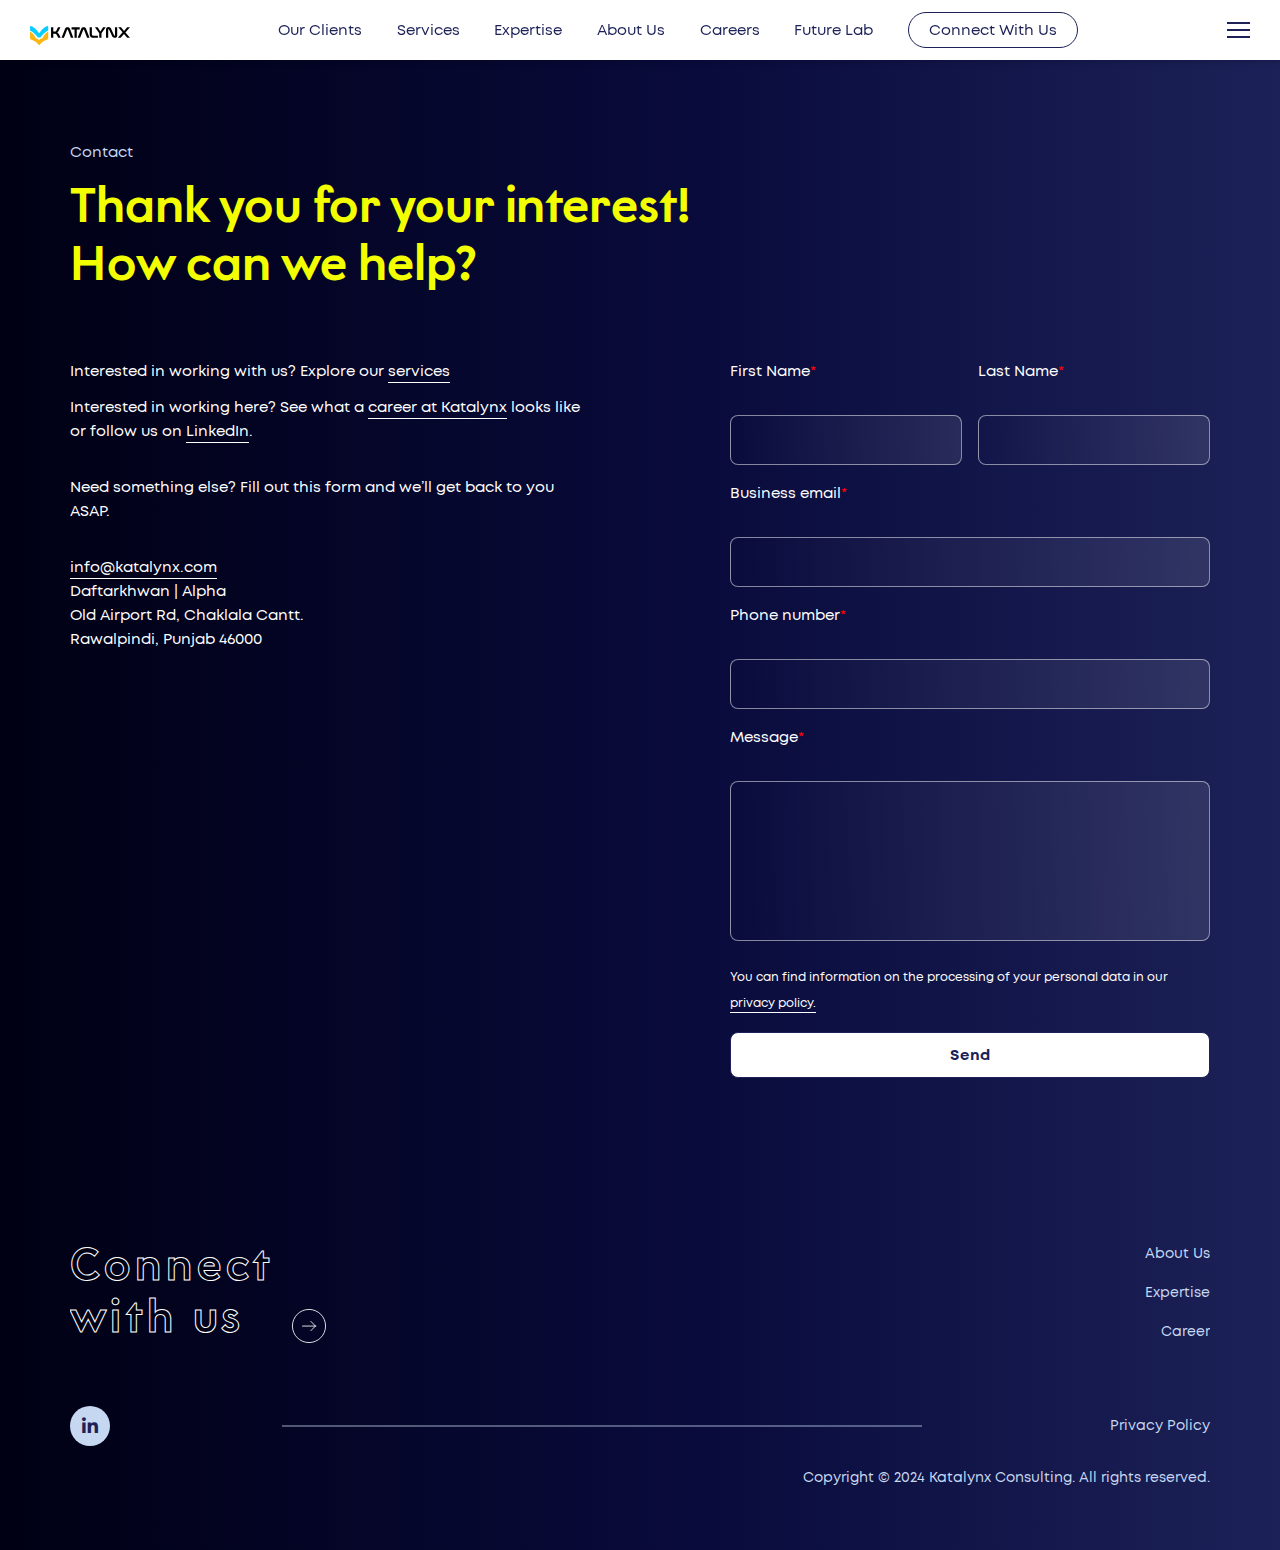
<file: contact-us.html>
<!DOCTYPE html><html><head>

    <meta charset="UTF-8">
    <title>Our Clients | Strategy + Legal + Technology Consulting for innovation and technology infrastructure</title>
    
    <meta name="viewport" content="width=device-width, initial-scale=1, maximum-scale=1, user-scalable=no">
    <meta name="format-detection" content="telephone=yes">
    <meta name="theme-color" content="#1C2157">
    <meta name="facebook-domain-verification" content="ibfbs60bq3bphd62z1k3pqma1wqydf">
    
    
    <link rel="stylesheet" href="css/494NpfI0U0gq.css" type="text/css">
    <link rel="stylesheet" href="css/about.css" type="text/css">

    <link rel="stylesheet" href="css/1BK62LZVliJi.css" type="text/css" media="only screen and (max-width: 600px)">
    <link rel="stylesheet" href="css/SUsZqWY0Ofz3.css" type="text/css" media="only screen and (min-width: 601px) and (max-width: 840px)">
    
    <link rel="icon" type="image/x-icon" href="images/Katalynx-logo-icon.svg">
    
    <link rel="shortcut icon" href="nZSWAXbdP7Zq.ico" type="image/x-icon">
    
    <!--[if lt IE 9]>
    <script>
    document.createElement("header");
    document.createElement("nav");
    document.createElement("section");
    document.createElement("article");
    document.createElement("footer");
    </script>
    <script src="http://html5shiv.googlecode.com/svn/trunk/html5.js"></script>
    <![endif]-->
    
    <meta name="robots" content="index, follow, max-image-preview:large, max-snippet:-1, max-video-preview:-1">
        <style>img:is([sizes="auto" i], [sizes^="auto," i]) { contain-intrinsic-size: 3000px 1500px }</style>
    
        <!-- This site is optimized with the Yoast SEO plugin v24.0 - https://yoast.com/wordpress/plugins/seo/ -->
        <meta property="og:locale" content="en_US">
        <meta property="og:type" content="article">
        <meta property="og:title" content="About Katalynx">
        <meta property="og:description" content="Strategy + Legal + Technology Consulting for innovation and technology infrastructure">
        <meta property="article:modified_time" content="2024-10-25T11:36:23+00:00">
        <meta property="og:image" content="images/ckqG9rhFs24V.jpg">
        <meta property="og:image:width" content="1200">
        <meta property="og:image:height" content="675">
        <meta property="og:image:type" content="image/jpeg">
        <meta name="twitter:card" content="summary_large_image">
        <!-- / Yoast SEO plugin. -->
    
    
    <link rel="stylesheet" id="wp-block-library-css" href="css/Vc89m0amljLc.css" type="text/css" media="all">
    <style id="wp-block-library-theme-inline-css" type="text/css">
    .wp-block-audio :where(figcaption){color:#555;font-size:13px;text-align:center}.is-dark-theme .wp-block-audio :where(figcaption){color:#ffffffa6}.wp-block-audio{margin:0 0 1em}.wp-block-code{border:1px solid #ccc;border-radius:4px;font-family:Menlo,Consolas,monaco,monospace;padding:.8em 1em}.wp-block-embed :where(figcaption){color:#555;font-size:13px;text-align:center}.is-dark-theme .wp-block-embed :where(figcaption){color:#ffffffa6}.wp-block-embed{margin:0 0 1em}.blocks-gallery-caption{color:#555;font-size:13px;text-align:center}.is-dark-theme .blocks-gallery-caption{color:#ffffffa6}:root :where(.wp-block-image figcaption){color:#555;font-size:13px;text-align:center}.is-dark-theme :root :where(.wp-block-image figcaption){color:#ffffffa6}.wp-block-image{margin:0 0 1em}.wp-block-pullquote{border-bottom:4px solid;border-top:4px solid;color:currentColor;margin-bottom:1.75em}.wp-block-pullquote cite,.wp-block-pullquote footer,.wp-block-pullquote__citation{color:currentColor;font-size:.8125em;font-style:normal;text-transform:uppercase}.wp-block-quote{border-left:.25em solid;margin:0 0 1.75em;padding-left:1em}.wp-block-quote cite,.wp-block-quote footer{color:currentColor;font-size:.8125em;font-style:normal;position:relative}.wp-block-quote:where(.has-text-align-right){border-left:none;border-right:.25em solid;padding-left:0;padding-right:1em}.wp-block-quote:where(.has-text-align-center){border:none;padding-left:0}.wp-block-quote.is-large,.wp-block-quote.is-style-large,.wp-block-quote:where(.is-style-plain){border:none}.wp-block-search .wp-block-search__label{font-weight:700}.wp-block-search__button{border:1px solid #ccc;padding:.375em .625em}:where(.wp-block-group.has-background){padding:1.25em 2.375em}.wp-block-separator.has-css-opacity{opacity:.4}.wp-block-separator{border:none;border-bottom:2px solid;margin-left:auto;margin-right:auto}.wp-block-separator.has-alpha-channel-opacity{opacity:1}.wp-block-separator:not(.is-style-wide):not(.is-style-dots){width:100px}.wp-block-separator.has-background:not(.is-style-dots){border-bottom:none;height:1px}.wp-block-separator.has-background:not(.is-style-wide):not(.is-style-dots){height:2px}.wp-block-table{margin:0 0 1em}.wp-block-table td,.wp-block-table th{word-break:normal}.wp-block-table :where(figcaption){color:#555;font-size:13px;text-align:center}.is-dark-theme .wp-block-table :where(figcaption){color:#ffffffa6}.wp-block-video :where(figcaption){color:#555;font-size:13px;text-align:center}.is-dark-theme .wp-block-video :where(figcaption){color:#ffffffa6}.wp-block-video{margin:0 0 1em}:root :where(.wp-block-template-part.has-background){margin-bottom:0;margin-top:0;padding:1.25em 2.375em}
    </style>
    <style id="classic-theme-styles-inline-css" type="text/css">
    /*! This file is auto-generated */
    .wp-block-button__link{color:#fff;background-color:#32373c;border-radius:9999px;box-shadow:none;text-decoration:none;padding:calc(.667em + 2px) calc(1.333em + 2px);font-size:1.125em}.wp-block-file__button{background:#32373c;color:#fff;text-decoration:none}
    </style>
    <style id="global-styles-inline-css" type="text/css">
    :root{--wp--preset--aspect-ratio--square: 1;--wp--preset--aspect-ratio--4-3: 4/3;--wp--preset--aspect-ratio--3-4: 3/4;--wp--preset--aspect-ratio--3-2: 3/2;--wp--preset--aspect-ratio--2-3: 2/3;--wp--preset--aspect-ratio--16-9: 16/9;--wp--preset--aspect-ratio--9-16: 9/16;--wp--preset--color--black: #000000;--wp--preset--color--cyan-bluish-gray: #abb8c3;--wp--preset--color--white: #ffffff;--wp--preset--color--pale-pink: #f78da7;--wp--preset--color--vivid-red: #cf2e2e;--wp--preset--color--luminous-vivid-orange: #ff6900;--wp--preset--color--luminous-vivid-amber: #fcb900;--wp--preset--color--light-green-cyan: #7bdcb5;--wp--preset--color--vivid-green-cyan: #00d084;--wp--preset--color--pale-cyan-blue: #8ed1fc;--wp--preset--color--vivid-cyan-blue: #0693e3;--wp--preset--color--vivid-purple: #9b51e0;--wp--preset--gradient--vivid-cyan-blue-to-vivid-purple: linear-gradient(135deg,rgba(6,147,227,1) 0%,rgb(155,81,224) 100%);--wp--preset--gradient--light-green-cyan-to-vivid-green-cyan: linear-gradient(135deg,rgb(122,220,180) 0%,rgb(0,208,130) 100%);--wp--preset--gradient--luminous-vivid-amber-to-luminous-vivid-orange: linear-gradient(135deg,rgba(252,185,0,1) 0%,rgba(255,105,0,1) 100%);--wp--preset--gradient--luminous-vivid-orange-to-vivid-red: linear-gradient(135deg,rgba(255,105,0,1) 0%,rgb(207,46,46) 100%);--wp--preset--gradient--very-light-gray-to-cyan-bluish-gray: linear-gradient(135deg,rgb(238,238,238) 0%,rgb(169,184,195) 100%);--wp--preset--gradient--cool-to-warm-spectrum: linear-gradient(135deg,rgb(74,234,220) 0%,rgb(151,120,209) 20%,rgb(207,42,186) 40%,rgb(238,44,130) 60%,rgb(251,105,98) 80%,rgb(254,248,76) 100%);--wp--preset--gradient--blush-light-purple: linear-gradient(135deg,rgb(255,206,236) 0%,rgb(152,150,240) 100%);--wp--preset--gradient--blush-bordeaux: linear-gradient(135deg,rgb(254,205,165) 0%,rgb(254,45,45) 50%,rgb(107,0,62) 100%);--wp--preset--gradient--luminous-dusk: linear-gradient(135deg,rgb(255,203,112) 0%,rgb(199,81,192) 50%,rgb(65,88,208) 100%);--wp--preset--gradient--pale-ocean: linear-gradient(135deg,rgb(255,245,203) 0%,rgb(182,227,212) 50%,rgb(51,167,181) 100%);--wp--preset--gradient--electric-grass: linear-gradient(135deg,rgb(202,248,128) 0%,rgb(113,206,126) 100%);--wp--preset--gradient--midnight: linear-gradient(135deg,rgb(2,3,129) 0%,rgb(40,116,252) 100%);--wp--preset--font-size--small: 13px;--wp--preset--font-size--medium: 20px;--wp--preset--font-size--large: 36px;--wp--preset--font-size--x-large: 42px;--wp--preset--spacing--20: 0.44rem;--wp--preset--spacing--30: 0.67rem;--wp--preset--spacing--40: 1rem;--wp--preset--spacing--50: 1.5rem;--wp--preset--spacing--60: 2.25rem;--wp--preset--spacing--70: 3.38rem;--wp--preset--spacing--80: 5.06rem;--wp--preset--shadow--natural: 6px 6px 9px rgba(0, 0, 0, 0.2);--wp--preset--shadow--deep: 12px 12px 50px rgba(0, 0, 0, 0.4);--wp--preset--shadow--sharp: 6px 6px 0px rgba(0, 0, 0, 0.2);--wp--preset--shadow--outlined: 6px 6px 0px -3px rgba(255, 255, 255, 1), 6px 6px rgba(0, 0, 0, 1);--wp--preset--shadow--crisp: 6px 6px 0px rgba(0, 0, 0, 1);}:where(.is-layout-flex){gap: 0.5em;}:where(.is-layout-grid){gap: 0.5em;}body .is-layout-flex{display: flex;}.is-layout-flex{flex-wrap: wrap;align-items: center;}.is-layout-flex > :is(*, div){margin: 0;}body .is-layout-grid{display: grid;}.is-layout-grid > :is(*, div){margin: 0;}:where(.wp-block-columns.is-layout-flex){gap: 2em;}:where(.wp-block-columns.is-layout-grid){gap: 2em;}:where(.wp-block-post-template.is-layout-flex){gap: 1.25em;}:where(.wp-block-post-template.is-layout-grid){gap: 1.25em;}.has-black-color{color: var(--wp--preset--color--black) !important;}.has-cyan-bluish-gray-color{color: var(--wp--preset--color--cyan-bluish-gray) !important;}.has-white-color{color: var(--wp--preset--color--white) !important;}.has-pale-pink-color{color: var(--wp--preset--color--pale-pink) !important;}.has-vivid-red-color{color: var(--wp--preset--color--vivid-red) !important;}.has-luminous-vivid-orange-color{color: var(--wp--preset--color--luminous-vivid-orange) !important;}.has-luminous-vivid-amber-color{color: var(--wp--preset--color--luminous-vivid-amber) !important;}.has-light-green-cyan-color{color: var(--wp--preset--color--light-green-cyan) !important;}.has-vivid-green-cyan-color{color: var(--wp--preset--color--vivid-green-cyan) !important;}.has-pale-cyan-blue-color{color: var(--wp--preset--color--pale-cyan-blue) !important;}.has-vivid-cyan-blue-color{color: var(--wp--preset--color--vivid-cyan-blue) !important;}.has-vivid-purple-color{color: var(--wp--preset--color--vivid-purple) !important;}.has-black-background-color{background-color: var(--wp--preset--color--black) !important;}.has-cyan-bluish-gray-background-color{background-color: var(--wp--preset--color--cyan-bluish-gray) !important;}.has-white-background-color{background-color: var(--wp--preset--color--white) !important;}.has-pale-pink-background-color{background-color: var(--wp--preset--color--pale-pink) !important;}.has-vivid-red-background-color{background-color: var(--wp--preset--color--vivid-red) !important;}.has-luminous-vivid-orange-background-color{background-color: var(--wp--preset--color--luminous-vivid-orange) !important;}.has-luminous-vivid-amber-background-color{background-color: var(--wp--preset--color--luminous-vivid-amber) !important;}.has-light-green-cyan-background-color{background-color: var(--wp--preset--color--light-green-cyan) !important;}.has-vivid-green-cyan-background-color{background-color: var(--wp--preset--color--vivid-green-cyan) !important;}.has-pale-cyan-blue-background-color{background-color: var(--wp--preset--color--pale-cyan-blue) !important;}.has-vivid-cyan-blue-background-color{background-color: var(--wp--preset--color--vivid-cyan-blue) !important;}.has-vivid-purple-background-color{background-color: var(--wp--preset--color--vivid-purple) !important;}.has-black-border-color{border-color: var(--wp--preset--color--black) !important;}.has-cyan-bluish-gray-border-color{border-color: var(--wp--preset--color--cyan-bluish-gray) !important;}.has-white-border-color{border-color: var(--wp--preset--color--white) !important;}.has-pale-pink-border-color{border-color: var(--wp--preset--color--pale-pink) !important;}.has-vivid-red-border-color{border-color: var(--wp--preset--color--vivid-red) !important;}.has-luminous-vivid-orange-border-color{border-color: var(--wp--preset--color--luminous-vivid-orange) !important;}.has-luminous-vivid-amber-border-color{border-color: var(--wp--preset--color--luminous-vivid-amber) !important;}.has-light-green-cyan-border-color{border-color: var(--wp--preset--color--light-green-cyan) !important;}.has-vivid-green-cyan-border-color{border-color: var(--wp--preset--color--vivid-green-cyan) !important;}.has-pale-cyan-blue-border-color{border-color: var(--wp--preset--color--pale-cyan-blue) !important;}.has-vivid-cyan-blue-border-color{border-color: var(--wp--preset--color--vivid-cyan-blue) !important;}.has-vivid-purple-border-color{border-color: var(--wp--preset--color--vivid-purple) !important;}.has-vivid-cyan-blue-to-vivid-purple-gradient-background{background: var(--wp--preset--gradient--vivid-cyan-blue-to-vivid-purple) !important;}.has-light-green-cyan-to-vivid-green-cyan-gradient-background{background: var(--wp--preset--gradient--light-green-cyan-to-vivid-green-cyan) !important;}.has-luminous-vivid-amber-to-luminous-vivid-orange-gradient-background{background: var(--wp--preset--gradient--luminous-vivid-amber-to-luminous-vivid-orange) !important;}.has-luminous-vivid-orange-to-vivid-red-gradient-background{background: var(--wp--preset--gradient--luminous-vivid-orange-to-vivid-red) !important;}.has-very-light-gray-to-cyan-bluish-gray-gradient-background{background: var(--wp--preset--gradient--very-light-gray-to-cyan-bluish-gray) !important;}.has-cool-to-warm-spectrum-gradient-background{background: var(--wp--preset--gradient--cool-to-warm-spectrum) !important;}.has-blush-light-purple-gradient-background{background: var(--wp--preset--gradient--blush-light-purple) !important;}.has-blush-bordeaux-gradient-background{background: var(--wp--preset--gradient--blush-bordeaux) !important;}.has-luminous-dusk-gradient-background{background: var(--wp--preset--gradient--luminous-dusk) !important;}.has-pale-ocean-gradient-background{background: var(--wp--preset--gradient--pale-ocean) !important;}.has-electric-grass-gradient-background{background: var(--wp--preset--gradient--electric-grass) !important;}.has-midnight-gradient-background{background: var(--wp--preset--gradient--midnight) !important;}.has-small-font-size{font-size: var(--wp--preset--font-size--small) !important;}.has-medium-font-size{font-size: var(--wp--preset--font-size--medium) !important;}.has-large-font-size{font-size: var(--wp--preset--font-size--large) !important;}.has-x-large-font-size{font-size: var(--wp--preset--font-size--x-large) !important;}
    :where(.wp-block-post-template.is-layout-flex){gap: 1.25em;}:where(.wp-block-post-template.is-layout-grid){gap: 1.25em;}
    :where(.wp-block-columns.is-layout-flex){gap: 2em;}:where(.wp-block-columns.is-layout-grid){gap: 2em;}
    :root :where(.wp-block-pullquote){font-size: 1.5em;line-height: 1.6;}
    </style>
    <link rel="stylesheet" id="wpml-blocks-css" href="css/fPwu8HFJ3kfa.css" type="text/css" media="all">
    <link rel="stylesheet" href="css/single-service.css" type="text/css">
    <link rel="stylesheet" id="contact-form-7-css" href="css/F0RNFzs7ZMyP.css" type="text/css" media="all">
    <link rel="stylesheet" id="wpa-css-css" href="css/DyCBeF6PUfgx.css" type="text/css" media="all">
    <link rel="stylesheet" id="wpml-menu-item-0-css" href="css/AtTC0AFimkpC.css" type="text/css" media="all">
    <link rel="stylesheet" id="search-filter-plugin-styles-css" href="css/FSuTOtWy3qNy.css" type="text/css" media="all">
    <link rel="stylesheet" id="borlabs-cookie-css" href="css/UmhBQnDnfecl.css" type="text/css" media="all">
    <style id="generateblocks-inline-css" type="text/css">
    .gb-container .wp-block-image img{vertical-align:middle;}.gb-grid-wrapper .wp-block-image{margin-bottom:0;}.gb-highlight{background:none;}.gb-container-link{position:absolute;top:0;right:0;bottom:0;left:0;z-index:99;}
    </style>
    
    <script type="text/javascript" src="js/KeFz8wgcpkMG.js" id="jquery-core-js"></script>
    
    
    
    
    
    
    
    
    <meta name="generator" content="WPML ver:4.6.14 stt:1,3;">
    <!-- Google Tag Manager -->
    
    <!-- End Google Tag Manager -->
    </head>
    <body class="page-template page-template-contact-new page-template-contact-new-php page page-id-84944 wp-embed-responsive en">
    
        <header id="_nav_header">
            <div class="logo desktop">
                <a href="index.html">
                    <svg version="1.1" id="Ebene_1" xmlns="http://www.w3.org/2000/svg" xmlns:xlink="http://www.w3.org/1999/xlink" x="0px" y="0px" viewBox="0 0 200 50" enable-background="new 0 0 200 50" xml:space="preserve">
                        <img src="./images/Katalynx-Logo- Colored.svg" alt="" style="width: 100%; margin-top:-40%;" id="logo">
                    </svg>
                </a></div>

            <div class="top_nav"><div class="menu-top-navigation-container"><ul id="menu-top-navigation" class="menu"><li id="menu-item-27" class="scrollLink menu-item menu-item-type-custom menu-item-object-custom current-menu-item current_page_item menu-item-27"><a href="our_clients.html" aria-current="page">Our Clients</a></li>
<li id="menu-item-84938" class="scrollLink menu-item menu-item-type-custom menu-item-object-custom current-menu-item current_page_item menu-item-84938"><a href="our_services.html" aria-current="page">Services</a></li>
<li id="menu-item-85733" class="scrollLink menu-item menu-item-type-custom menu-item-object-custom current-menu-item current_page_item menu-item-85733"><a href="expertise.html" aria-current="page">Expertise</a></li>
<li id="menu-item-85269" class="menu-item menu-item-type-post_type menu-item-object-page menu-item-85269"><a href="about-us.html">About Us</a></li>
<li id="menu-item-85269" class="menu-item menu-item-type-post_type menu-item-object-page menu-item-85269"><a href="careers.html">Careers</a></li>

<li id="menu-item-87023" class="menu-item menu-item-type-post_type menu-item-object-page menu-item-87023"><a href="coming-soon.html">Future Lab</a></li>
<li id="menu-item-84993" class="contact menu-item menu-item-type-post_type menu-item-object-page menu-item-84993"><a href="contact-us.html">Connect With Us</a></li>
</ul></div></div>
            
            <div class="nav_bar">
                <div class="burger">
                    <div></div>
                    <div></div>
                    <div></div>
                </div>
            </div>
            
            
            <nav>
                <div class="top_mobile">
                    <div class="active main_nav_btn" data-sec="main_nav">What we do</div>
                    <div class="sec_nav_btn" data-sec="sec_nav">Who we are</div>
                </div>
                
                <div class="main_nav navigation">
                    <div class="top">
                        <div class="nav-logo"><a href="index.html"><noscript><img src="./images/Katalynx-Logo- white.svg"></noscript><img class="lazyload" src="data:image/svg+xml,%3Csvg%20xmlns=%22http://www.w3.org/2000/svg%22%20viewBox=%220%200%20210%20140%22%3E%3C/svg%3E" data-src="./images/Katalynx-Logo- white.svg"></a></div>
                        <div class="nav-title">What we do</div>
                    </div>
                    
                    <div class="menu-primary-navigation-container"><ul id="menu-primary-navigation" class="menu">
                        <li id="menu-item-85238" class="menu-item menu-item-type-post_type menu-item-object-page menu-item-85238"><a href="our_services.html">Services</a></li>
                        <li id="menu-item-85238" class="menu-item menu-item-type-post_type menu-item-object-page menu-item-85238"><a href="our_clients.html">Clients</a></li>
<li id="menu-item-85238" class="menu-item menu-item-type-post_type menu-item-object-page menu-item-85238"><a href="expertise.html">Expertise</a></li>
<li id="menu-item-87982" class="menu-item menu-item-type-post_type menu-item-object-page menu-item-87982"><a href="coming-soon.html">Future Lab</a></li>
<li id="menu-item-85595" class="contact mobile menu-item menu-item-type-post_type menu-item-object-page menu-item-85595"><a href="contact-us.html">Connect with us</a></li>
</ul></div>					
                    <div class="d"><noscript><img src="./images/d.svg"></noscript><img class="lazyload" src="data:image/svg+xml,%3Csvg%20xmlns=%22http://www.w3.org/2000/svg%22%20viewBox=%220%200%20210%20140%22%3E%3C/svg%3E" data-src="./images/d.svg"></div>
                </div>
    
                <div class="sec_nav navigation">
                    <div class="top">
                        <div class="nav-title">Who we are</div></div>
                    <div class="nav-container">
                        <div class="menu-secondary-navigation-container"><ul id="menu-secondary-navigation" class="menu"><li id="menu-item-85241" class="menu-item menu-item-type-post_type menu-item-object-page menu-item-85241"><a href="about-us.html">About Katalynx</a></li>
<li id="menu-item-85243" class="menu-item menu-item-type-post_type menu-item-object-page menu-item-85243"><a href="careers.html">Careers</a></li>
<li id="menu-item-91140" class="menu-item menu-item-type-post_type menu-item-object-page menu-item-91140"><a href="coming-soon.html">News</a></li>
<li id="menu-item-85246" class="contact menu-item menu-item-type-post_type menu-item-object-page menu-item-85246"><a href="contact-us.html">Connect with us</a></li>
</ul></div>							
                        <div class="nav-contact">
                            <div class="dc"><noscript><img src="./images/dc_blue.svg"></noscript><img class="lazyload" src="data:image/svg+xml,%3Csvg%20xmlns=%22http://www.w3.org/2000/svg%22%20viewBox=%220%200%20210%20140%22%3E%3C/svg%3E" data-src="./images/dc_blue.svg"></div>
                                                        <a href="info@katalynx.com">info@katalynx.com</a><br>
                            <a href="tel:+49 30 586 930 000">+92 311 0000000</a><br> 
                            <a href="https://www.google.com/maps/place/Daftarkhwan+%7C+Alpha/@33.6067052,73.0980566,17z/data=!3m1!4b1!4m6!3m5!1s0x38dfebe171eab46d:0x668f0f33eeab4c68!8m2!3d33.6067052!4d73.1006315!16s%2Fg%2F11tmrw5lqf?entry=ttu&g_ep=EgoyMDI0MTEyNC4xIKXMDSoASAFQAw%3D%3D" target="_blank">Daftarkhwan | Alpha<br>
                                Old Airport Rd, Chaklala Cantt.<br>
                                Rawalpindi, Punjab 46000</a>
                                                    </div>
                        
                    </div>
                    <div class="c"><noscript><img src="./images/c.svg"></noscript><img class="lazyload" src="data:image/svg+xml,%3Csvg%20xmlns=%22http://www.w3.org/2000/svg%22%20viewBox=%220%200%20210%20140%22%3E%3C/svg%3E" data-src="./images/c.svg"></div>
                </div>
            </nav>
            
            
            
            <div class="nav_bar_mobile">
                <div class="logo mobile">
                    <a href="index.html">
                    <svg version="1.1" id="Ebene_1" xmlns="http://www.w3.org/2000/svg" xmlns:xlink="http://www.w3.org/1999/xlink" x="0px" y="0px" viewBox="0 0 200 50" enable-background="new 0 0 200 50" xml:space="preserve">
                        <img src="./images/Katalynx-Logo- Colored.svg" alt="" style="width: 100%; margin-top:-40%;" id="logo">

                    </svg>
                </a>
                </div>
                <div class="burger">
                    <div></div>
                    <div></div>
                    <div></div>
                </div>
            </div>
            
            
        </header>
        <div id="hero" class="contact-new">
	
            <div class="container">
                <span class="subheader">Contact</span>
                <h1>Thank you for your interest! <br>How can we help?</h1>
                
                
                <div class="wrapper grid-2">
                    <div class="column txt">
                        <div class="intro">
        
                            <div class="meeting-text"><p>Interested in working with us? Explore our <a href="our_services.html">services </a></p>
        </div>
                                                                          
        <p>Interested in working here? See what a <a href="careers.html">career at Katalynx</a> looks like or follow us on <a href="https://www.linkedin.com/company/katalynx-consulting" target="_blank" rel="noreferrer noopener">LinkedIn</a>.</p>
        
        
        
        <p>Need something else? Fill out this form and we’ll get back to you ASAP.</p>
        
        
        
        <p><a href="mailto:info@katalynx.com">info@katalynx.com</a><br>Daftarkhwan | Alpha <br>
            Old Airport Rd, Chaklala Cantt. <br>
            Rawalpindi, Punjab 46000</p>
                            
                        </div>
                    </div>
                    <div class="column form">
                        <div class="form-container">
                                                                        
        <div class="wpcf7 no-js" id="wpcf7-f90743-o1" lang="en-US" dir="ltr" data-wpcf7-id="90743">
        <div class="screen-reader-response"><p role="status" aria-live="polite" aria-atomic="true"></p> <ul></ul></div>
        <form action="/contact/#wpcf7-f90743-o1" method="post" class="wpcf7-form init" aria-label="Contact form" novalidate="novalidate" data-status="init">
        <div style="display: none;">
        <input type="hidden" name="_wpcf7" value="90743">
        <input type="hidden" name="_wpcf7_version" value="6.0.1">
        <input type="hidden" name="_wpcf7_locale" value="en_US">
        <input type="hidden" name="_wpcf7_unit_tag" value="wpcf7-f90743-o1">
        <input type="hidden" name="_wpcf7_container_post" value="0">
        <input type="hidden" name="_wpcf7_posted_data_hash" value="">
        </div>
        <div class="main-contact-container" style="margin: 0 auto">
            <div class="form-container names">
                <div class="columnContainer">
                    <p><label>First Name<span class="lp-required" style="color: rgb(255, 0, 0);">*</span></label>
                    </p>
                    <div>
                        <p><span class="wpcf7-form-control-wrap" data-name="vorname"><input size="40" maxlength="400" class="wpcf7-form-control wpcf7-text wpcf7-validates-as-required lp-form-fieldInput" aria-required="true" aria-invalid="false" value="" type="text" name="vorname"></span>
                        </p>
                    </div>
                </div>
                <div class="columnContainer">
                    <p><label>Last Name<span class="lp-required" style="color: rgb(255, 0, 0);">*</span></label>
                    </p>
                    <div>
                        <p><span class="wpcf7-form-control-wrap" data-name="nachname"><input size="40" maxlength="400" class="wpcf7-form-control wpcf7-text wpcf7-validates-as-required lp-form-fieldInput" aria-required="true" aria-invalid="false" value="" type="text" name="nachname"></span>
                        </p>
                    </div>
                </div>
            </div>
            <div class="form-container mail">
                <div class="columnContainer">
                    <p><label>Business email<span class="lp-required" style="color: rgb(255, 0, 0);">*</span></label>
                    </p>
                    <div>
                        <p><span class="wpcf7-form-control-wrap" data-name="email"><input size="40" maxlength="400" class="wpcf7-form-control wpcf7-email wpcf7-validates-as-required wpcf7-text wpcf7-validates-as-email" aria-required="true" aria-invalid="false" value="" type="email" name="email"></span>
                        </p>
                    </div>
                </div>
            </div>
            <div class="form-container tel">
                <div class="columnContainer">
                    <p><label>Phone number<span class="lp-required" style="color: rgb(255, 0, 0);">*</span></label>
                    </p>
                    <div>
                        <p><span class="wpcf7-form-control-wrap" data-name="tel"><input size="40" maxlength="400" class="wpcf7-form-control wpcf7-tel wpcf7-validates-as-required wpcf7-text wpcf7-validates-as-tel" aria-required="true" aria-invalid="false" value="" type="tel" name="tel"></span>
                        </p>
                    </div>
                </div>
            </div>
            <div class="form-container message">
                <div class="columnContainer">
                    <p><label>Message<span class="lp-required" style="color: rgb(255, 0, 0);">*</span></label>
                    </p>
                    <div>
                        <p><span class="wpcf7-form-control-wrap" data-name="message"><textarea cols="40" rows="10" maxlength="2000" class="wpcf7-form-control wpcf7-textarea" aria-invalid="false" name="message"></textarea></span>
                        </p>
                    </div>
                </div>
            </div>
            <div class="form-container datenschutz">
                <div class="columnContainer">
                    <p>You can find information on the processing of your personal data in our <a href="privacy.html" target="_blank">privacy policy.</a>
                    </p>
                </div>
            </div>
            <div class="form-container submit-container">
                <div class="columnContainer" style="width: 100%; box-sizing:border-box; flex-direction:column;">
                    <p><input class="wpcf7-form-control wpcf7-submit has-spinner" type="submit" value="Send">
                    </p>
                </div>
            </div>
        </div><div class="wpcf7-response-output" aria-hidden="true"></div>
        </form>
        </div>
                                            </div>
                    </div>
                </div>
        
            </div>
        </div>

        <footer>
            <div class="container">
            
                <div class="wrapper grid-2">
                    <div class="column">
                        <a href="contact-us.html" class="read-more white"><p class="header">Connect <br>with us</p></a>
                    </div>
        
                    <div class="column">
                        <div class="footer_nav"><div class="menu-footer-navigation-container"><ul id="menu-footer-navigation" class="menu"><li id="menu-item-84722" class="menu-item menu-item-type-post_type menu-item-object-page menu-item-84722"><a href="about-us.html">About Us</a></li>
        <li id="menu-item-84728" class="menu-item menu-item-type-post_type menu-item-object-page menu-item-84728"><a href="expertise.html">Expertise</a></li>
        <li id="menu-item-84727" class="menu-item menu-item-type-post_type menu-item-object-page menu-item-84727"><a href="careers.html">Career</a></li>
        </ul></div></div>
                    </div>
                </div>
                
                <div class="wrapper">
                    <div class="col"><a href="https://www.linkedin.com/company/katalynx-consulting" target="_blank"><i class="fab fa-linkedin-in"></i></a></div>
                    <div class="col"><div class="line"></div></div>
                    <div class="col footer_nav_legal"><div class="menu-footer-legal-notes-container"><ul id="menu-footer-legal-notes" class="menu">
        <li id="menu-item-84733" class="menu-item menu-item-type-post_type menu-item-object-page menu-item-privacy-policy menu-item-84733"><a rel="privacy-policy" href="privacy.html">Privacy Policy</a></li>
        </ul></div></div>
                </div>
                
                <div class="copyright">Copyright © 2024 Katalynx Consulting. All rights reserved.</div>
                
            </div>
        </footer>
        
        </div>
        </script></div><!--googleon: all--><noscript><style>.lazyload{display:none;}</style></noscript><script data-noptimize="1">window.lazySizesConfig=window.lazySizesConfig||{};window.lazySizesConfig.loadMode=1;</script><script async="" data-noptimize="1" src="js/tXfRp2tVbICm.js"></script><script type="text/javascript" src="js/hg9YNbXr8LSE.js" id="wp-hooks-js"></script>
        <script type="text/javascript" src="js/Mh1tmpq8T5L1.js" id="wp-i18n-js"></script>
        
        
        
        
        <script type="text/javascript" src="js/wZyhqElptgUH.js" id="contact-form-7-js"></script>
        
        <script defer="" src="js/K1RiI8LgWOqG.js"></script>
        
        <script>
            window.addEventListener('scroll', function () {
                const logo = document.querySelector('#logo'); // Select the logo
                const scrollThreshold = 70; // Pixels scrolled before the change
                
                if (window.scrollY > scrollThreshold) {
                    // Change to a new logo
                    logo.setAttribute('src', './images/Katalynx-Logo- Colored.svg');
                } else {
                    // Revert to the original logo
                }
            });
        </script>
        
        </body>    
        
        </html>
</file>
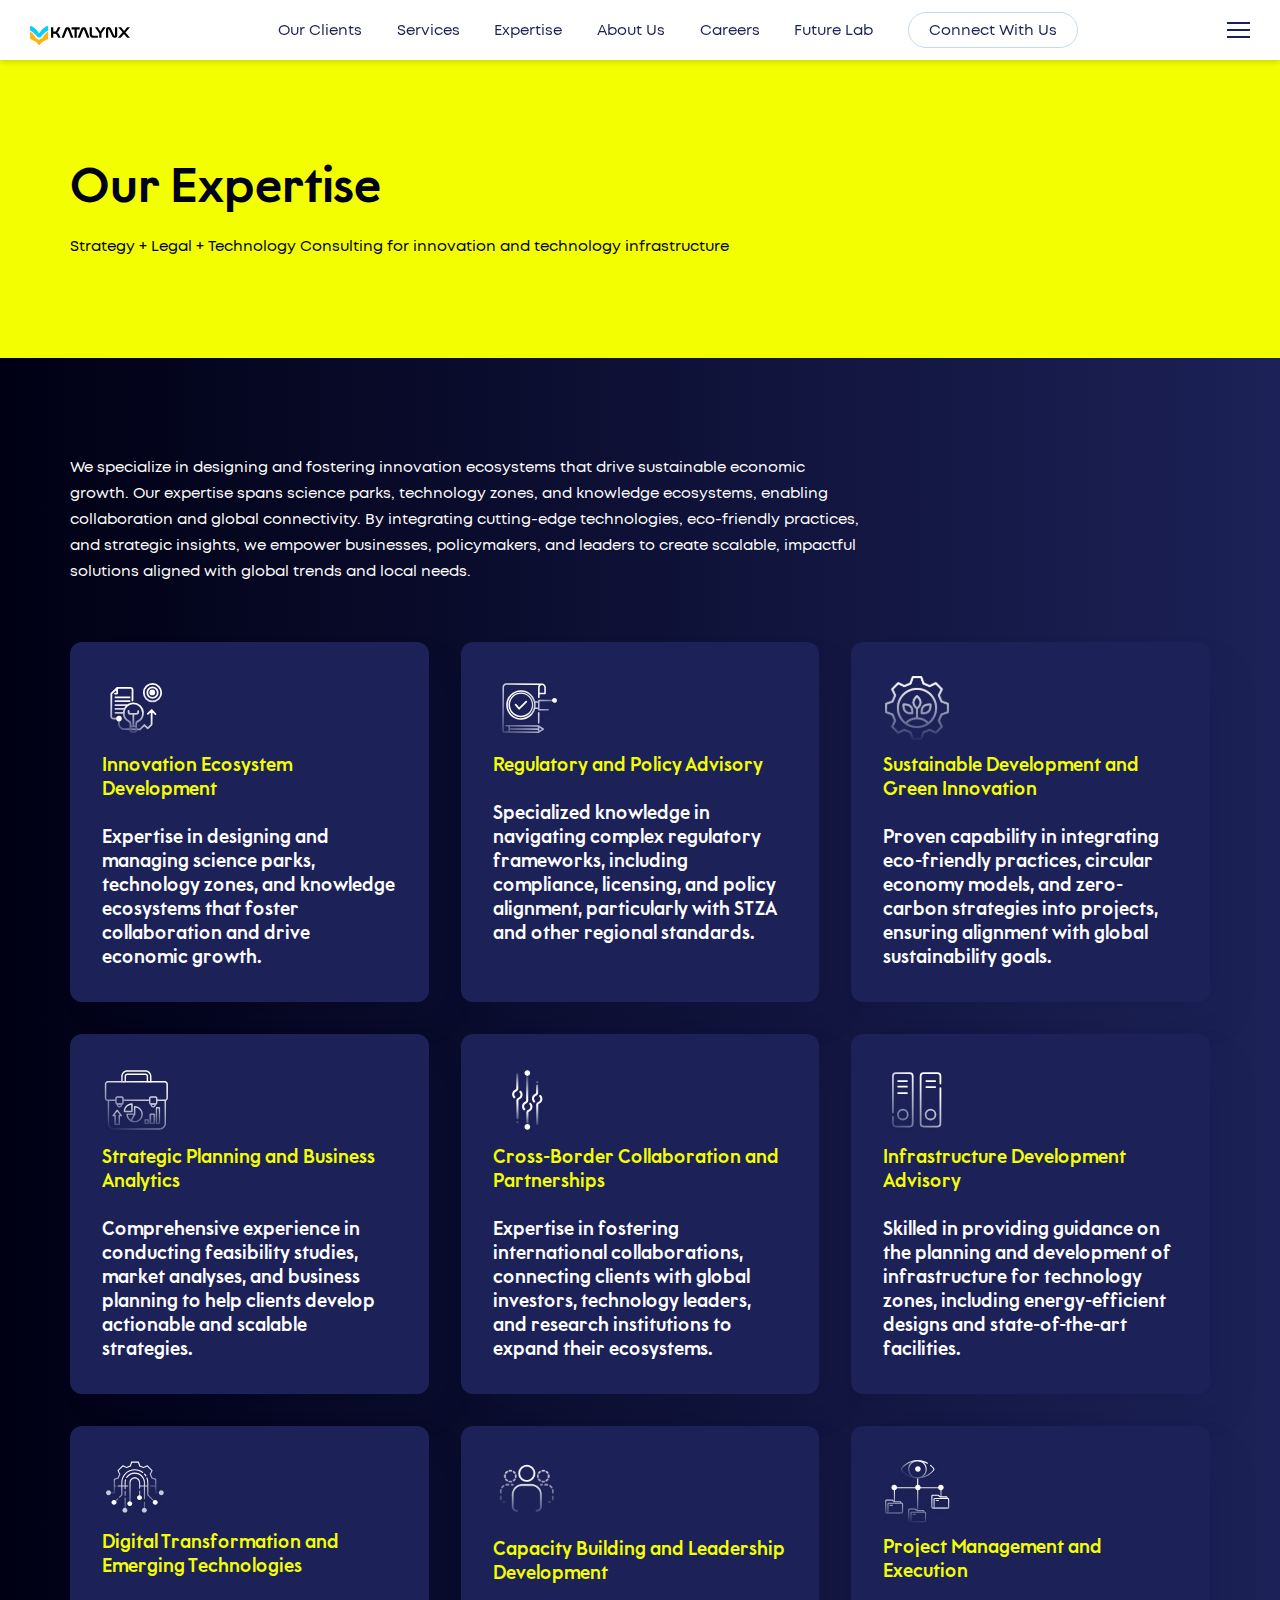
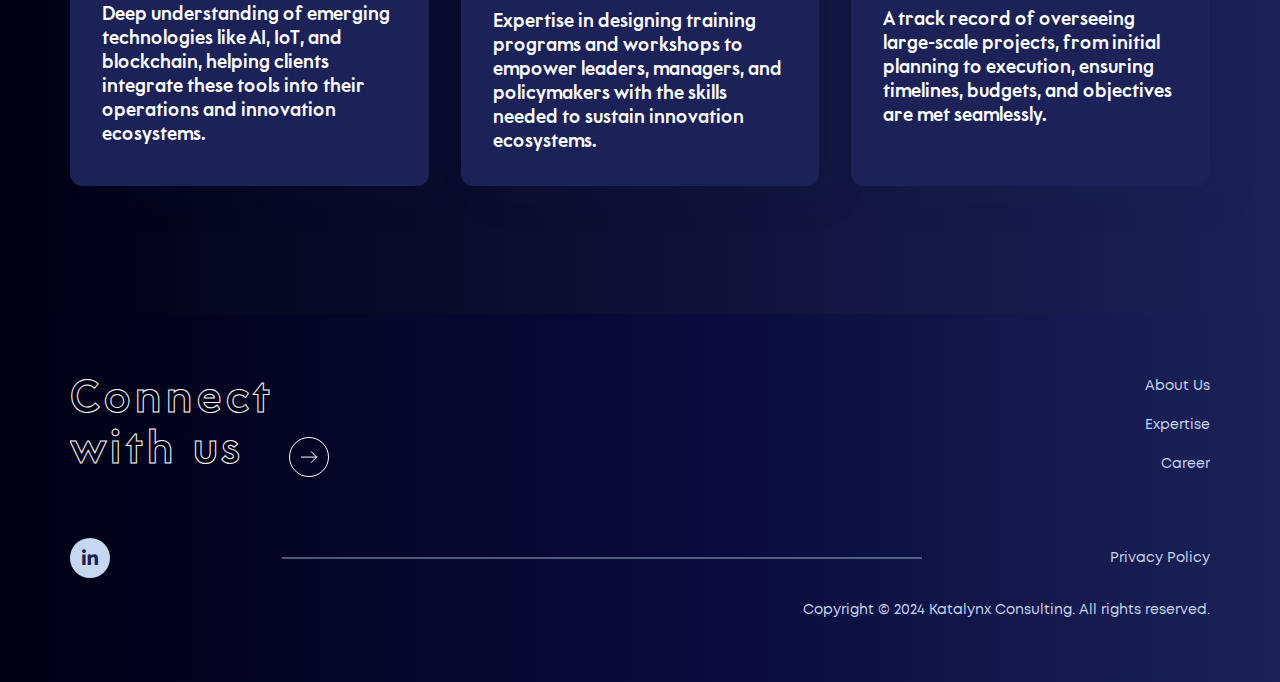
<file: expertise.html>
<!DOCTYPE html><html><head>

    <meta charset="UTF-8">
    <title>Expertise | Strategy + Legal + Technology Consulting for innovation and technology infrastructure</title>
    
    <meta name="viewport" content="width=device-width, initial-scale=1, maximum-scale=1, user-scalable=no">
    <meta name="format-detection" content="telephone=yes">
    <meta name="theme-color" content="#1C2157">
    <meta name="facebook-domain-verification" content="ibfbs60bq3bphd62z1k3pqma1wqydf">
    
    
    <link rel="stylesheet" href="css/494NpfI0U0gq.css" type="text/css">
    <link rel="stylesheet" href="css/about.css" type="text/css">

    <link rel="stylesheet" href="css/1BK62LZVliJi.css" type="text/css" media="only screen and (max-width: 600px)">
    <link rel="stylesheet" href="css/SUsZqWY0Ofz3.css" type="text/css" media="only screen and (min-width: 601px) and (max-width: 840px)">
    
    <link rel="icon" type="image/x-icon" href="images/Katalynx-logo-icon.svg">
    
    <link rel="shortcut icon" href="nZSWAXbdP7Zq.ico" type="image/x-icon">
    
    <!--[if lt IE 9]>
    <script>
    document.createElement("header");
    document.createElement("nav");
    document.createElement("section");
    document.createElement("article");
    document.createElement("footer");
    </script>
    <script src="http://html5shiv.googlecode.com/svn/trunk/html5.js"></script>
    <![endif]-->
    
    <meta name="robots" content="index, follow, max-image-preview:large, max-snippet:-1, max-video-preview:-1">
        <style>img:is([sizes="auto" i], [sizes^="auto," i]) { contain-intrinsic-size: 3000px 1500px }</style>
    
        <!-- This site is optimized with the Yoast SEO plugin v24.0 - https://yoast.com/wordpress/plugins/seo/ -->
        <meta property="og:locale" content="en_US">
        <meta property="og:type" content="article">
        <meta property="og:title" content="Expertise">
        <meta property="og:description" content="Strategy + Legal + Technology Consulting for innovation and technology infrastructure">
        <meta property="article:modified_time" content="2024-10-25T11:36:23+00:00">
        <meta property="og:image" content="images/ckqG9rhFs24V.jpg">
        <meta property="og:image:width" content="1200">
        <meta property="og:image:height" content="675">
        <meta property="og:image:type" content="image/jpeg">
        <meta name="twitter:card" content="summary_large_image">
        <!-- / Yoast SEO plugin. -->
    
    
    <link rel="stylesheet" id="wp-block-library-css" href="css/Vc89m0amljLc.css" type="text/css" media="all">
    <style id="wp-block-library-theme-inline-css" type="text/css">
    .wp-block-audio :where(figcaption){color:#555;font-size:13px;text-align:center}.is-dark-theme .wp-block-audio :where(figcaption){color:#ffffffa6}.wp-block-audio{margin:0 0 1em}.wp-block-code{border:1px solid #ccc;border-radius:4px;font-family:Menlo,Consolas,monaco,monospace;padding:.8em 1em}.wp-block-embed :where(figcaption){color:#555;font-size:13px;text-align:center}.is-dark-theme .wp-block-embed :where(figcaption){color:#ffffffa6}.wp-block-embed{margin:0 0 1em}.blocks-gallery-caption{color:#555;font-size:13px;text-align:center}.is-dark-theme .blocks-gallery-caption{color:#ffffffa6}:root :where(.wp-block-image figcaption){color:#555;font-size:13px;text-align:center}.is-dark-theme :root :where(.wp-block-image figcaption){color:#ffffffa6}.wp-block-image{margin:0 0 1em}.wp-block-pullquote{border-bottom:4px solid;border-top:4px solid;color:currentColor;margin-bottom:1.75em}.wp-block-pullquote cite,.wp-block-pullquote footer,.wp-block-pullquote__citation{color:currentColor;font-size:.8125em;font-style:normal;text-transform:uppercase}.wp-block-quote{border-left:.25em solid;margin:0 0 1.75em;padding-left:1em}.wp-block-quote cite,.wp-block-quote footer{color:currentColor;font-size:.8125em;font-style:normal;position:relative}.wp-block-quote:where(.has-text-align-right){border-left:none;border-right:.25em solid;padding-left:0;padding-right:1em}.wp-block-quote:where(.has-text-align-center){border:none;padding-left:0}.wp-block-quote.is-large,.wp-block-quote.is-style-large,.wp-block-quote:where(.is-style-plain){border:none}.wp-block-search .wp-block-search__label{font-weight:700}.wp-block-search__button{border:1px solid #ccc;padding:.375em .625em}:where(.wp-block-group.has-background){padding:1.25em 2.375em}.wp-block-separator.has-css-opacity{opacity:.4}.wp-block-separator{border:none;border-bottom:2px solid;margin-left:auto;margin-right:auto}.wp-block-separator.has-alpha-channel-opacity{opacity:1}.wp-block-separator:not(.is-style-wide):not(.is-style-dots){width:100px}.wp-block-separator.has-background:not(.is-style-dots){border-bottom:none;height:1px}.wp-block-separator.has-background:not(.is-style-wide):not(.is-style-dots){height:2px}.wp-block-table{margin:0 0 1em}.wp-block-table td,.wp-block-table th{word-break:normal}.wp-block-table :where(figcaption){color:#555;font-size:13px;text-align:center}.is-dark-theme .wp-block-table :where(figcaption){color:#ffffffa6}.wp-block-video :where(figcaption){color:#555;font-size:13px;text-align:center}.is-dark-theme .wp-block-video :where(figcaption){color:#ffffffa6}.wp-block-video{margin:0 0 1em}:root :where(.wp-block-template-part.has-background){margin-bottom:0;margin-top:0;padding:1.25em 2.375em}
    </style>
    <style id="classic-theme-styles-inline-css" type="text/css">
    /*! This file is auto-generated */
    .wp-block-button__link{color:#fff;background-color:#32373c;border-radius:9999px;box-shadow:none;text-decoration:none;padding:calc(.667em + 2px) calc(1.333em + 2px);font-size:1.125em}.wp-block-file__button{background:#32373c;color:#fff;text-decoration:none}
    </style>
    <style id="global-styles-inline-css" type="text/css">
    :root{--wp--preset--aspect-ratio--square: 1;--wp--preset--aspect-ratio--4-3: 4/3;--wp--preset--aspect-ratio--3-4: 3/4;--wp--preset--aspect-ratio--3-2: 3/2;--wp--preset--aspect-ratio--2-3: 2/3;--wp--preset--aspect-ratio--16-9: 16/9;--wp--preset--aspect-ratio--9-16: 9/16;--wp--preset--color--black: #000000;--wp--preset--color--cyan-bluish-gray: #abb8c3;--wp--preset--color--white: #ffffff;--wp--preset--color--pale-pink: #f78da7;--wp--preset--color--vivid-red: #cf2e2e;--wp--preset--color--luminous-vivid-orange: #ff6900;--wp--preset--color--luminous-vivid-amber: #fcb900;--wp--preset--color--light-green-cyan: #7bdcb5;--wp--preset--color--vivid-green-cyan: #00d084;--wp--preset--color--pale-cyan-blue: #8ed1fc;--wp--preset--color--vivid-cyan-blue: #0693e3;--wp--preset--color--vivid-purple: #9b51e0;--wp--preset--gradient--vivid-cyan-blue-to-vivid-purple: linear-gradient(135deg,rgba(6,147,227,1) 0%,rgb(155,81,224) 100%);--wp--preset--gradient--light-green-cyan-to-vivid-green-cyan: linear-gradient(135deg,rgb(122,220,180) 0%,rgb(0,208,130) 100%);--wp--preset--gradient--luminous-vivid-amber-to-luminous-vivid-orange: linear-gradient(135deg,rgba(252,185,0,1) 0%,rgba(255,105,0,1) 100%);--wp--preset--gradient--luminous-vivid-orange-to-vivid-red: linear-gradient(135deg,rgba(255,105,0,1) 0%,rgb(207,46,46) 100%);--wp--preset--gradient--very-light-gray-to-cyan-bluish-gray: linear-gradient(135deg,rgb(238,238,238) 0%,rgb(169,184,195) 100%);--wp--preset--gradient--cool-to-warm-spectrum: linear-gradient(135deg,rgb(74,234,220) 0%,rgb(151,120,209) 20%,rgb(207,42,186) 40%,rgb(238,44,130) 60%,rgb(251,105,98) 80%,rgb(254,248,76) 100%);--wp--preset--gradient--blush-light-purple: linear-gradient(135deg,rgb(255,206,236) 0%,rgb(152,150,240) 100%);--wp--preset--gradient--blush-bordeaux: linear-gradient(135deg,rgb(254,205,165) 0%,rgb(254,45,45) 50%,rgb(107,0,62) 100%);--wp--preset--gradient--luminous-dusk: linear-gradient(135deg,rgb(255,203,112) 0%,rgb(199,81,192) 50%,rgb(65,88,208) 100%);--wp--preset--gradient--pale-ocean: linear-gradient(135deg,rgb(255,245,203) 0%,rgb(182,227,212) 50%,rgb(51,167,181) 100%);--wp--preset--gradient--electric-grass: linear-gradient(135deg,rgb(202,248,128) 0%,rgb(113,206,126) 100%);--wp--preset--gradient--midnight: linear-gradient(135deg,rgb(2,3,129) 0%,rgb(40,116,252) 100%);--wp--preset--font-size--small: 13px;--wp--preset--font-size--medium: 20px;--wp--preset--font-size--large: 36px;--wp--preset--font-size--x-large: 42px;--wp--preset--spacing--20: 0.44rem;--wp--preset--spacing--30: 0.67rem;--wp--preset--spacing--40: 1rem;--wp--preset--spacing--50: 1.5rem;--wp--preset--spacing--60: 2.25rem;--wp--preset--spacing--70: 3.38rem;--wp--preset--spacing--80: 5.06rem;--wp--preset--shadow--natural: 6px 6px 9px rgba(0, 0, 0, 0.2);--wp--preset--shadow--deep: 12px 12px 50px rgba(0, 0, 0, 0.4);--wp--preset--shadow--sharp: 6px 6px 0px rgba(0, 0, 0, 0.2);--wp--preset--shadow--outlined: 6px 6px 0px -3px rgba(255, 255, 255, 1), 6px 6px rgba(0, 0, 0, 1);--wp--preset--shadow--crisp: 6px 6px 0px rgba(0, 0, 0, 1);}:where(.is-layout-flex){gap: 0.5em;}:where(.is-layout-grid){gap: 0.5em;}body .is-layout-flex{display: flex;}.is-layout-flex{flex-wrap: wrap;align-items: center;}.is-layout-flex > :is(*, div){margin: 0;}body .is-layout-grid{display: grid;}.is-layout-grid > :is(*, div){margin: 0;}:where(.wp-block-columns.is-layout-flex){gap: 2em;}:where(.wp-block-columns.is-layout-grid){gap: 2em;}:where(.wp-block-post-template.is-layout-flex){gap: 1.25em;}:where(.wp-block-post-template.is-layout-grid){gap: 1.25em;}.has-black-color{color: var(--wp--preset--color--black) !important;}.has-cyan-bluish-gray-color{color: var(--wp--preset--color--cyan-bluish-gray) !important;}.has-white-color{color: var(--wp--preset--color--white) !important;}.has-pale-pink-color{color: var(--wp--preset--color--pale-pink) !important;}.has-vivid-red-color{color: var(--wp--preset--color--vivid-red) !important;}.has-luminous-vivid-orange-color{color: var(--wp--preset--color--luminous-vivid-orange) !important;}.has-luminous-vivid-amber-color{color: var(--wp--preset--color--luminous-vivid-amber) !important;}.has-light-green-cyan-color{color: var(--wp--preset--color--light-green-cyan) !important;}.has-vivid-green-cyan-color{color: var(--wp--preset--color--vivid-green-cyan) !important;}.has-pale-cyan-blue-color{color: var(--wp--preset--color--pale-cyan-blue) !important;}.has-vivid-cyan-blue-color{color: var(--wp--preset--color--vivid-cyan-blue) !important;}.has-vivid-purple-color{color: var(--wp--preset--color--vivid-purple) !important;}.has-black-background-color{background-color: var(--wp--preset--color--black) !important;}.has-cyan-bluish-gray-background-color{background-color: var(--wp--preset--color--cyan-bluish-gray) !important;}.has-white-background-color{background-color: var(--wp--preset--color--white) !important;}.has-pale-pink-background-color{background-color: var(--wp--preset--color--pale-pink) !important;}.has-vivid-red-background-color{background-color: var(--wp--preset--color--vivid-red) !important;}.has-luminous-vivid-orange-background-color{background-color: var(--wp--preset--color--luminous-vivid-orange) !important;}.has-luminous-vivid-amber-background-color{background-color: var(--wp--preset--color--luminous-vivid-amber) !important;}.has-light-green-cyan-background-color{background-color: var(--wp--preset--color--light-green-cyan) !important;}.has-vivid-green-cyan-background-color{background-color: var(--wp--preset--color--vivid-green-cyan) !important;}.has-pale-cyan-blue-background-color{background-color: var(--wp--preset--color--pale-cyan-blue) !important;}.has-vivid-cyan-blue-background-color{background-color: var(--wp--preset--color--vivid-cyan-blue) !important;}.has-vivid-purple-background-color{background-color: var(--wp--preset--color--vivid-purple) !important;}.has-black-border-color{border-color: var(--wp--preset--color--black) !important;}.has-cyan-bluish-gray-border-color{border-color: var(--wp--preset--color--cyan-bluish-gray) !important;}.has-white-border-color{border-color: var(--wp--preset--color--white) !important;}.has-pale-pink-border-color{border-color: var(--wp--preset--color--pale-pink) !important;}.has-vivid-red-border-color{border-color: var(--wp--preset--color--vivid-red) !important;}.has-luminous-vivid-orange-border-color{border-color: var(--wp--preset--color--luminous-vivid-orange) !important;}.has-luminous-vivid-amber-border-color{border-color: var(--wp--preset--color--luminous-vivid-amber) !important;}.has-light-green-cyan-border-color{border-color: var(--wp--preset--color--light-green-cyan) !important;}.has-vivid-green-cyan-border-color{border-color: var(--wp--preset--color--vivid-green-cyan) !important;}.has-pale-cyan-blue-border-color{border-color: var(--wp--preset--color--pale-cyan-blue) !important;}.has-vivid-cyan-blue-border-color{border-color: var(--wp--preset--color--vivid-cyan-blue) !important;}.has-vivid-purple-border-color{border-color: var(--wp--preset--color--vivid-purple) !important;}.has-vivid-cyan-blue-to-vivid-purple-gradient-background{background: var(--wp--preset--gradient--vivid-cyan-blue-to-vivid-purple) !important;}.has-light-green-cyan-to-vivid-green-cyan-gradient-background{background: var(--wp--preset--gradient--light-green-cyan-to-vivid-green-cyan) !important;}.has-luminous-vivid-amber-to-luminous-vivid-orange-gradient-background{background: var(--wp--preset--gradient--luminous-vivid-amber-to-luminous-vivid-orange) !important;}.has-luminous-vivid-orange-to-vivid-red-gradient-background{background: var(--wp--preset--gradient--luminous-vivid-orange-to-vivid-red) !important;}.has-very-light-gray-to-cyan-bluish-gray-gradient-background{background: var(--wp--preset--gradient--very-light-gray-to-cyan-bluish-gray) !important;}.has-cool-to-warm-spectrum-gradient-background{background: var(--wp--preset--gradient--cool-to-warm-spectrum) !important;}.has-blush-light-purple-gradient-background{background: var(--wp--preset--gradient--blush-light-purple) !important;}.has-blush-bordeaux-gradient-background{background: var(--wp--preset--gradient--blush-bordeaux) !important;}.has-luminous-dusk-gradient-background{background: var(--wp--preset--gradient--luminous-dusk) !important;}.has-pale-ocean-gradient-background{background: var(--wp--preset--gradient--pale-ocean) !important;}.has-electric-grass-gradient-background{background: var(--wp--preset--gradient--electric-grass) !important;}.has-midnight-gradient-background{background: var(--wp--preset--gradient--midnight) !important;}.has-small-font-size{font-size: var(--wp--preset--font-size--small) !important;}.has-medium-font-size{font-size: var(--wp--preset--font-size--medium) !important;}.has-large-font-size{font-size: var(--wp--preset--font-size--large) !important;}.has-x-large-font-size{font-size: var(--wp--preset--font-size--x-large) !important;}
    :where(.wp-block-post-template.is-layout-flex){gap: 1.25em;}:where(.wp-block-post-template.is-layout-grid){gap: 1.25em;}
    :where(.wp-block-columns.is-layout-flex){gap: 2em;}:where(.wp-block-columns.is-layout-grid){gap: 2em;}
    :root :where(.wp-block-pullquote){font-size: 1.5em;line-height: 1.6;}
    </style>
    <link rel="stylesheet" id="wpml-blocks-css" href="css/fPwu8HFJ3kfa.css" type="text/css" media="all">
    <link rel="stylesheet" href="css/single-service.css" type="text/css">
    <link rel="stylesheet" id="contact-form-7-css" href="css/F0RNFzs7ZMyP.css" type="text/css" media="all">
    <link rel="stylesheet" id="wpa-css-css" href="css/DyCBeF6PUfgx.css" type="text/css" media="all">
    <link rel="stylesheet" id="wpml-menu-item-0-css" href="css/AtTC0AFimkpC.css" type="text/css" media="all">
    <link rel="stylesheet" id="search-filter-plugin-styles-css" href="css/FSuTOtWy3qNy.css" type="text/css" media="all">
    <link rel="stylesheet" id="borlabs-cookie-css" href="css/UmhBQnDnfecl.css" type="text/css" media="all">
    <style id="generateblocks-inline-css" type="text/css">
    .gb-container .wp-block-image img{vertical-align:middle;}.gb-grid-wrapper .wp-block-image{margin-bottom:0;}.gb-highlight{background:none;}.gb-container-link{position:absolute;top:0;right:0;bottom:0;left:0;z-index:99;}
    </style>
    
    <script type="text/javascript" src="js/KeFz8wgcpkMG.js" id="jquery-core-js"></script>
    
    
    
    
    
    
    
    
    <meta name="generator" content="WPML ver:4.6.14 stt:1,3;">
    <!-- Google Tag Manager -->
    
    <!-- End Google Tag Manager -->
    </head>

    <body class="page-template page-template-single-service-b2 page-template-single-service-b2-php page page-id-90135 page-parent page-child parent-pageid-90120 wp-embed-responsive de page-template-single-service">

        <header id="_nav_header">
            <div class="logo desktop">
                <a href="index.html">
                    <svg version="1.1" id="Ebene_1" xmlns="http://www.w3.org/2000/svg" xmlns:xlink="http://www.w3.org/1999/xlink" x="0px" y="0px" viewBox="0 0 200 50" enable-background="new 0 0 200 50" xml:space="preserve">
                        <img src="./images/Katalynx-Logo- Colored.svg" alt="" style="width: 100%; margin-top:-40%;" id="logo">
                    </svg>
                </a></div>

            <div class="top_nav"><div class="menu-top-navigation-container"><ul id="menu-top-navigation" class="menu"><li id="menu-item-27" class="scrollLink menu-item menu-item-type-custom menu-item-object-custom current-menu-item current_page_item menu-item-27"><a href="our_clients.html" aria-current="page">Our Clients</a></li>
<li id="menu-item-84938" class="scrollLink menu-item menu-item-type-custom menu-item-object-custom current-menu-item current_page_item menu-item-84938"><a href="our_services.html" aria-current="page">Services</a></li>
<li id="menu-item-85733" class="scrollLink menu-item menu-item-type-custom menu-item-object-custom current-menu-item current_page_item menu-item-85733"><a href="expertise.html" aria-current="page">Expertise</a></li>
<li id="menu-item-85269" class="menu-item menu-item-type-post_type menu-item-object-page menu-item-85269"><a href="about-us.html">About Us</a></li>
<li id="menu-item-85269" class="menu-item menu-item-type-post_type menu-item-object-page menu-item-85269"><a href="careers.html">Careers</a></li>

<li id="menu-item-87023" class="menu-item menu-item-type-post_type menu-item-object-page menu-item-87023"><a href="coming-soon.html">Future Lab</a></li>
<li id="menu-item-84993" class="contact menu-item menu-item-type-post_type menu-item-object-page menu-item-84993"><a href="contact-us.html">Connect With Us</a></li>
</ul></div></div>
            
            <div class="nav_bar">
                <div class="burger">
                    <div></div>
                    <div></div>
                    <div></div>
                </div>
            </div>
            
            
            <nav>
                <div class="top_mobile">
                    <div class="active main_nav_btn" data-sec="main_nav">What we do</div>
                    <div class="sec_nav_btn" data-sec="sec_nav">Who we are</div>
                </div>
                
                <div class="main_nav navigation">
                    <div class="top">
                        <div class="nav-logo"><a href="index.html"><noscript><img src="./images/Katalynx-Logo- white.svg"></noscript><img class="lazyload" src="data:image/svg+xml,%3Csvg%20xmlns=%22http://www.w3.org/2000/svg%22%20viewBox=%220%200%20210%20140%22%3E%3C/svg%3E" data-src="./images/Katalynx-Logo- white.svg"></a></div>
                        <div class="nav-title">What we do</div>
                    </div>
                    
                    <div class="menu-primary-navigation-container"><ul id="menu-primary-navigation" class="menu">
                        <li id="menu-item-85238" class="menu-item menu-item-type-post_type menu-item-object-page menu-item-85238"><a href="our_services.html">Services</a></li>
                        <li id="menu-item-85238" class="menu-item menu-item-type-post_type menu-item-object-page menu-item-85238"><a href="our_clients.html">Clients</a></li>
<li id="menu-item-85238" class="menu-item menu-item-type-post_type menu-item-object-page menu-item-85238"><a href="expertise.html">Expertise</a></li>
<li id="menu-item-87982" class="menu-item menu-item-type-post_type menu-item-object-page menu-item-87982"><a href="coming-soon.html">Future Lab</a></li>
<li id="menu-item-85595" class="contact mobile menu-item menu-item-type-post_type menu-item-object-page menu-item-85595"><a href="contact-us.html">Connect with us</a></li>
</ul></div>						
                    <div class="d"><noscript><img src="./images/d.svg"></noscript><img class="lazyload" src="data:image/svg+xml,%3Csvg%20xmlns=%22http://www.w3.org/2000/svg%22%20viewBox=%220%200%20210%20140%22%3E%3C/svg%3E" data-src="./images/d.svg"></div>
                </div>
    
                <div class="sec_nav navigation">
                    <div class="top">
                        <div class="nav-title">Who we are</div></div>
                    <div class="nav-container">
                        <div class="menu-secondary-navigation-container"><ul id="menu-secondary-navigation" class="menu"><li id="menu-item-85241" class="menu-item menu-item-type-post_type menu-item-object-page menu-item-85241"><a href="about-us.html">About Katalynx</a></li>
<li id="menu-item-85243" class="menu-item menu-item-type-post_type menu-item-object-page menu-item-85243"><a href="careers.html">Careers</a></li>
<li id="menu-item-91140" class="menu-item menu-item-type-post_type menu-item-object-page menu-item-91140"><a href="coming-soon.html">News</a></li>
<li id="menu-item-85246" class="contact menu-item menu-item-type-post_type menu-item-object-page menu-item-85246"><a href="contact-us.html">Connect with us</a></li>
</ul></div>							
                        <div class="nav-contact">
                            <div class="dc"><noscript><img src="./images/dc_blue.svg"></noscript><img class="lazyload" src="data:image/svg+xml,%3Csvg%20xmlns=%22http://www.w3.org/2000/svg%22%20viewBox=%220%200%20210%20140%22%3E%3C/svg%3E" data-src="./images/dc_blue.svg"></div>
                                                        <a href="info@katalynx.com">info@katalynx.com</a><br>
                            <a href="tel:+49 30 586 930 000">+92 311 0000000</a><br> 
                            <a href="https://www.google.com/maps/place/Daftarkhwan+%7C+Alpha/@33.6067052,73.0980566,17z/data=!3m1!4b1!4m6!3m5!1s0x38dfebe171eab46d:0x668f0f33eeab4c68!8m2!3d33.6067052!4d73.1006315!16s%2Fg%2F11tmrw5lqf?entry=ttu&g_ep=EgoyMDI0MTEyNC4xIKXMDSoASAFQAw%3D%3D" target="_blank">Daftarkhwan | Alpha<br>
                                Old Airport Rd, Chaklala Cantt.<br>
                                Rawalpindi, Punjab 46000</a>
                                                    </div>
                        
                    </div>
                    <div class="c"><noscript><img src="./images/c.svg"></noscript><img class="lazyload" src="data:image/svg+xml,%3Csvg%20xmlns=%22http://www.w3.org/2000/svg%22%20viewBox=%220%200%20210%20140%22%3E%3C/svg%3E" data-src="./images/c.svg"></div>
                </div>
            </nav>
            
            
            
            <div class="nav_bar_mobile">
                <div class="logo mobile">
                    <a href="index.html">
                    <svg version="1.1" id="Ebene_1" xmlns="http://www.w3.org/2000/svg" xmlns:xlink="http://www.w3.org/1999/xlink" x="0px" y="0px" viewBox="0 0 200 50" enable-background="new 0 0 200 50" xml:space="preserve">
                        <img src="./images/Katalynx-Logo- Colored.svg" alt="" style="width: 100%; margin-top:-40%;" id="logo">

                    </svg>
                </a>
                </div>
                <div class="burger">
                    <div></div>
                    <div></div>
                    <div></div>
                </div>
            </div>
            
            
        </header>
<div id="hero">
	<div class="container">
		<h1>Our Expertise</h1>
		<div class="intro">
								
<p>Strategy + Legal + Technology Consulting for innovation and technology infrastructure</p>
					</div>
	</div>
</div>

<section class="single-service" id="challenges">
            <div class="container">
                    <p class="intro">We specialize in designing and fostering innovation ecosystems that drive sustainable economic growth. Our expertise spans science parks, technology zones, and knowledge ecosystems, enabling collaboration and global connectivity. By integrating cutting-edge technologies, eco-friendly practices, and strategic insights, we empower businesses, policymakers, and leaders to create scalable, impactful solutions aligned with global trends and local needs.<br><br></p>
    
                    <div class="wrapper challenges">
                        <div class="single-challenge">
                            <div class="content">
                                <div class="icon"><noscript><img src="./images/tech.svg"></noscript><img class="lazyload" src="./images/tech.svg" data-src="./images/tech.svg"></div>
                                <div class="description">
                                    <span>Innovation Ecosystem Development</span>
                                    <br><br>
                                    Expertise in designing and managing science parks, technology zones, and knowledge ecosystems that foster collaboration and drive economic growth.
                                </div>
                            </div>
                        </div>
                        <div class="single-challenge">
                            <div class="content">
                                <div class="icon"><noscript><img src="./images/policy.svg"></noscript><img class="lazyload" src="./images/policy.svg" data-src="./images/policy.svg"></div>
                                <div class="description">
                                    <span>Regulatory and Policy Advisory</span>
                                    <br><br>
                                    Specialized knowledge in navigating complex regulatory frameworks, including compliance, licensing, and policy alignment, particularly with STZA and other regional standards.
                                </div>
                            </div>
                        </div>
                        <div class="single-challenge">
                            <div class="content">
                                <div class="icon"><noscript><img src="./images/sustain.svg"></noscript><img class="lazyload" src="./images/sustain.svg" data-src="./images/sustain.svg"></div>
                                <div class="description">
                                    <span>Sustainable Development and Green Innovation</span>
                                    <br><br>
                                    Proven capability in integrating eco-friendly practices, circular economy models, and zero-carbon strategies into projects, ensuring alignment with global sustainability goals.                                </div>
                            </div>
                        </div>
                    </div>

                    <div class="wrapper challenges">
                        <div class="single-challenge">
                            <div class="content">
                                <div class="icon"><noscript><img src="./images/strategic.svg"></noscript><img class="lazyload" src="./images/strategic.svg" data-src="./images/strategic.svg"></div>
                                <div class="description">
                                    <span>Strategic Planning and Business Analytics</span>
                                    <br><br>
                                    Comprehensive experience in conducting feasibility studies, market analyses, and business planning to help clients develop actionable and scalable strategies.                                </div>
                            </div>
                        </div>
                        <div class="single-challenge">
                            <div class="content">
                                <div class="icon"><noscript><img src="./images/cross-border.svg"></noscript><img class="lazyload" src="./images/cross-border.svg" data-src="./images/cross-border.svg"></div>
                                <div class="description">
                                    <span>Cross-Border Collaboration and Partnerships</span>
                                    <br><br>
                                    Expertise in fostering international collaborations, connecting clients with global investors, technology leaders, and research institutions to expand their ecosystems.                                </div>
                            </div>
                        </div>
                        <div class="single-challenge">
                            <div class="content">
                                <div class="icon"><noscript><img src="./images/infra.svg"></noscript><img class="lazyload" src="./images/infra.svg" data-src="./images/infra.svg"></div>
                                <div class="description">
                                    <span>Infrastructure Development Advisory</span>
                                    <br><br>
                                    Skilled in providing guidance on the planning and development of infrastructure for technology zones, including energy-efficient designs and state-of-the-art facilities.                            </div>
                        </div>
                    </div>

            </div>
                <div class="wrapper challenges">
                    <div class="single-challenge">
                        <div class="content">
                            <div class="icon"><noscript><img src="./images/innovation.svg"></noscript><img class="lazyload" src="./images/innovation.svg" data-src="./images/innovation.svg"></div>
                            <div class="description">
                                <span>Digital Transformation and Emerging Technologies</span>
                                <br><br>
                                Deep understanding of emerging technologies like AI, IoT, and blockchain, helping clients integrate these tools into their operations and innovation ecosystems.
                            </div>
                        </div>
                    </div>
                    <div class="single-challenge">
                        <div class="content">
                            <div class="icon"><noscript><img src="./images/leadership 1.png"></noscript><img class="lazyload" src="./images/leadership 1.png" data-src="./images/leadership 1.png"></div>
                            <div class="description">
                                <span>Capacity Building and Leadership Development</span>
                                <br><br>
                                Expertise in designing training programs and workshops to empower leaders, managers, and policymakers with the skills needed to sustain innovation ecosystems.
                            </div>
                        </div>
                    </div>
                    <div class="single-challenge">
                        <div class="content">
                            <div class="icon"><noscript><img src="./images/project.svg"></noscript><img class="lazyload" src="./images/project.svg" data-src="./images/project.svg"></div>
                            <div class="description">
                                <span>Project Management and Execution</span>
                                <br><br>
                                A track record of overseeing large-scale projects, from initial planning to execution, ensuring timelines, budgets, and objectives are met seamlessly.
                            </div>
                    </div>
                </div>
            </div>

    </section>

    <footer>
        <div class="container">
        
            <div class="wrapper grid-2">
                <div class="column">
                    <a href="contact-us.html" class="read-more white"><p class="header">Connect <br>with us</p></a>
                </div>
    
                <div class="column">
                    <div class="footer_nav"><div class="menu-footer-navigation-container"><ul id="menu-footer-navigation" class="menu"><li id="menu-item-84722" class="menu-item menu-item-type-post_type menu-item-object-page menu-item-84722"><a href="about-us.html">About Us</a></li>
    <li id="menu-item-84728" class="menu-item menu-item-type-post_type menu-item-object-page menu-item-84728"><a href="expertise.html">Expertise</a></li>
    <li id="menu-item-84727" class="menu-item menu-item-type-post_type menu-item-object-page menu-item-84727"><a href="careers.html">Career</a></li>
    </ul></div></div>
                </div>
            </div>
            
            <div class="wrapper">
                <div class="col"><a href="https://www.linkedin.com/company/katalynx-consulting" target="_blank"><i class="fab fa-linkedin-in"></i></a></div>
                <div class="col"><div class="line"></div></div>
                <div class="col footer_nav_legal"><div class="menu-footer-legal-notes-container"><ul id="menu-footer-legal-notes" class="menu">
    <li id="menu-item-84733" class="menu-item menu-item-type-post_type menu-item-object-page menu-item-privacy-policy menu-item-84733"><a rel="privacy-policy" href="privacy.html">Privacy Policy</a></li>
    </ul></div></div>
            </div>
            
            <div class="copyright">Copyright © 2024 Katalynx Consulting. All rights reserved.</div>
            
        </div>
    </footer>

</script></div><!--googleon: all--><noscript><style>.lazyload{display:none;}</style></noscript><script data-noptimize="1">window.lazySizesConfig=window.lazySizesConfig||{};window.lazySizesConfig.loadMode=1;</script><script async="" data-noptimize="1" src="js/tXfRp2tVbICm.js"></script><script type="text/javascript" src="js/hg9YNbXr8LSE.js" id="wp-hooks-js"></script>
<script type="text/javascript" src="js/Mh1tmpq8T5L1.js" id="wp-i18n-js"></script>




<script type="text/javascript" src="js/wZyhqElptgUH.js" id="contact-form-7-js"></script>

<script defer="" src="js/K1RiI8LgWOqG.js"></script>

<script>
    window.addEventListener('scroll', function () {
        const logo = document.querySelector('#logo'); // Select the logo
        const scrollThreshold = 70; // Pixels scrolled before the change
        
        if (window.scrollY > scrollThreshold) {
            // Change to a new logo
            logo.setAttribute('src', './images/Katalynx-Logo- Colored.svg');
        } else {
            // Revert to the original logo
        }
    });
</script>


    </body>
</file>
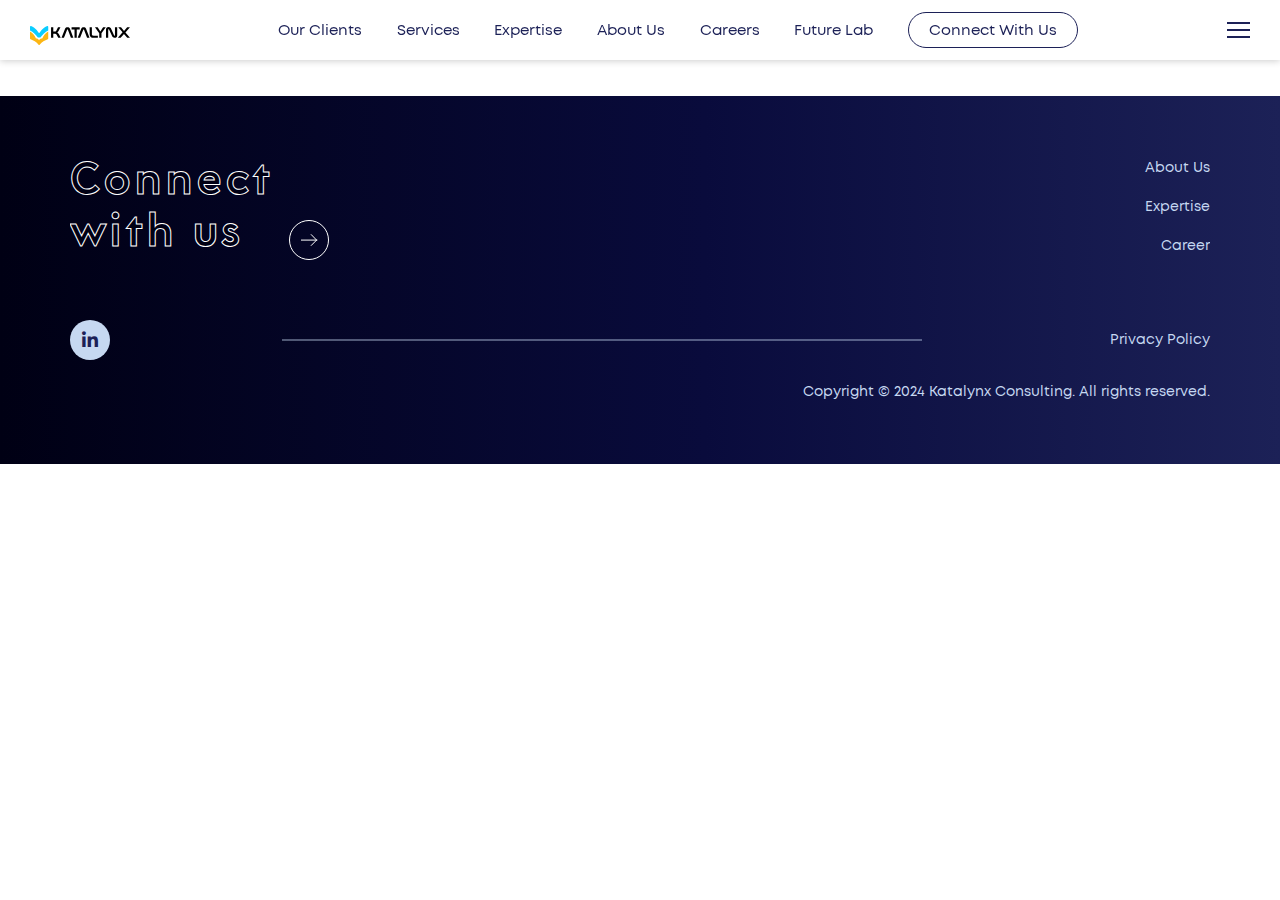
<file: imprint.html>
<!DOCTYPE html><html><head>

    <meta charset="UTF-8">
    <title>Our Clients | Strategy + Legal + Technology Consulting for innovation and technology infrastructure</title>
    
    <meta name="viewport" content="width=device-width, initial-scale=1, maximum-scale=1, user-scalable=no">
    <meta name="format-detection" content="telephone=yes">
    <meta name="theme-color" content="#1C2157">
    <meta name="facebook-domain-verification" content="ibfbs60bq3bphd62z1k3pqma1wqydf">
    
    
    <link rel="stylesheet" href="css/494NpfI0U0gq.css" type="text/css">
    <link rel="stylesheet" href="css/about.css" type="text/css">

    <link rel="stylesheet" href="css/1BK62LZVliJi.css" type="text/css" media="only screen and (max-width: 600px)">
    <link rel="stylesheet" href="css/SUsZqWY0Ofz3.css" type="text/css" media="only screen and (min-width: 601px) and (max-width: 840px)">
    
    <link rel="icon" type="image/x-icon" href="images/Katalynx-logo-icon.svg">
    
    <link rel="shortcut icon" href="nZSWAXbdP7Zq.ico" type="image/x-icon">
    
    <!--[if lt IE 9]>
    <script>
    document.createElement("header");
    document.createElement("nav");
    document.createElement("section");
    document.createElement("article");
    document.createElement("footer");
    </script>
    <script src="http://html5shiv.googlecode.com/svn/trunk/html5.js"></script>
    <![endif]-->
    
    <meta name="robots" content="index, follow, max-image-preview:large, max-snippet:-1, max-video-preview:-1">
        <style>img:is([sizes="auto" i], [sizes^="auto," i]) { contain-intrinsic-size: 3000px 1500px }</style>
    
        <!-- This site is optimized with the Yoast SEO plugin v24.0 - https://yoast.com/wordpress/plugins/seo/ -->
        <meta property="og:locale" content="en_US">
        <meta property="og:type" content="article">
        <meta property="og:title" content="About Katalynx">
        <meta property="og:description" content="Strategy + Legal + Technology Consulting for innovation and technology infrastructure">
        <meta property="article:modified_time" content="2024-10-25T11:36:23+00:00">
        <meta property="og:image" content="images/ckqG9rhFs24V.jpg">
        <meta property="og:image:width" content="1200">
        <meta property="og:image:height" content="675">
        <meta property="og:image:type" content="image/jpeg">
        <meta name="twitter:card" content="summary_large_image">
        <!-- / Yoast SEO plugin. -->
    
    
    <link rel="stylesheet" id="wp-block-library-css" href="css/Vc89m0amljLc.css" type="text/css" media="all">
    <style id="wp-block-library-theme-inline-css" type="text/css">
    .wp-block-audio :where(figcaption){color:#555;font-size:13px;text-align:center}.is-dark-theme .wp-block-audio :where(figcaption){color:#ffffffa6}.wp-block-audio{margin:0 0 1em}.wp-block-code{border:1px solid #ccc;border-radius:4px;font-family:Menlo,Consolas,monaco,monospace;padding:.8em 1em}.wp-block-embed :where(figcaption){color:#555;font-size:13px;text-align:center}.is-dark-theme .wp-block-embed :where(figcaption){color:#ffffffa6}.wp-block-embed{margin:0 0 1em}.blocks-gallery-caption{color:#555;font-size:13px;text-align:center}.is-dark-theme .blocks-gallery-caption{color:#ffffffa6}:root :where(.wp-block-image figcaption){color:#555;font-size:13px;text-align:center}.is-dark-theme :root :where(.wp-block-image figcaption){color:#ffffffa6}.wp-block-image{margin:0 0 1em}.wp-block-pullquote{border-bottom:4px solid;border-top:4px solid;color:currentColor;margin-bottom:1.75em}.wp-block-pullquote cite,.wp-block-pullquote footer,.wp-block-pullquote__citation{color:currentColor;font-size:.8125em;font-style:normal;text-transform:uppercase}.wp-block-quote{border-left:.25em solid;margin:0 0 1.75em;padding-left:1em}.wp-block-quote cite,.wp-block-quote footer{color:currentColor;font-size:.8125em;font-style:normal;position:relative}.wp-block-quote:where(.has-text-align-right){border-left:none;border-right:.25em solid;padding-left:0;padding-right:1em}.wp-block-quote:where(.has-text-align-center){border:none;padding-left:0}.wp-block-quote.is-large,.wp-block-quote.is-style-large,.wp-block-quote:where(.is-style-plain){border:none}.wp-block-search .wp-block-search__label{font-weight:700}.wp-block-search__button{border:1px solid #ccc;padding:.375em .625em}:where(.wp-block-group.has-background){padding:1.25em 2.375em}.wp-block-separator.has-css-opacity{opacity:.4}.wp-block-separator{border:none;border-bottom:2px solid;margin-left:auto;margin-right:auto}.wp-block-separator.has-alpha-channel-opacity{opacity:1}.wp-block-separator:not(.is-style-wide):not(.is-style-dots){width:100px}.wp-block-separator.has-background:not(.is-style-dots){border-bottom:none;height:1px}.wp-block-separator.has-background:not(.is-style-wide):not(.is-style-dots){height:2px}.wp-block-table{margin:0 0 1em}.wp-block-table td,.wp-block-table th{word-break:normal}.wp-block-table :where(figcaption){color:#555;font-size:13px;text-align:center}.is-dark-theme .wp-block-table :where(figcaption){color:#ffffffa6}.wp-block-video :where(figcaption){color:#555;font-size:13px;text-align:center}.is-dark-theme .wp-block-video :where(figcaption){color:#ffffffa6}.wp-block-video{margin:0 0 1em}:root :where(.wp-block-template-part.has-background){margin-bottom:0;margin-top:0;padding:1.25em 2.375em}
    </style>
    <style id="classic-theme-styles-inline-css" type="text/css">
    /*! This file is auto-generated */
    .wp-block-button__link{color:#fff;background-color:#32373c;border-radius:9999px;box-shadow:none;text-decoration:none;padding:calc(.667em + 2px) calc(1.333em + 2px);font-size:1.125em}.wp-block-file__button{background:#32373c;color:#fff;text-decoration:none}
    </style>
    <style id="global-styles-inline-css" type="text/css">
    :root{--wp--preset--aspect-ratio--square: 1;--wp--preset--aspect-ratio--4-3: 4/3;--wp--preset--aspect-ratio--3-4: 3/4;--wp--preset--aspect-ratio--3-2: 3/2;--wp--preset--aspect-ratio--2-3: 2/3;--wp--preset--aspect-ratio--16-9: 16/9;--wp--preset--aspect-ratio--9-16: 9/16;--wp--preset--color--black: #000000;--wp--preset--color--cyan-bluish-gray: #abb8c3;--wp--preset--color--white: #ffffff;--wp--preset--color--pale-pink: #f78da7;--wp--preset--color--vivid-red: #cf2e2e;--wp--preset--color--luminous-vivid-orange: #ff6900;--wp--preset--color--luminous-vivid-amber: #fcb900;--wp--preset--color--light-green-cyan: #7bdcb5;--wp--preset--color--vivid-green-cyan: #00d084;--wp--preset--color--pale-cyan-blue: #8ed1fc;--wp--preset--color--vivid-cyan-blue: #0693e3;--wp--preset--color--vivid-purple: #9b51e0;--wp--preset--gradient--vivid-cyan-blue-to-vivid-purple: linear-gradient(135deg,rgba(6,147,227,1) 0%,rgb(155,81,224) 100%);--wp--preset--gradient--light-green-cyan-to-vivid-green-cyan: linear-gradient(135deg,rgb(122,220,180) 0%,rgb(0,208,130) 100%);--wp--preset--gradient--luminous-vivid-amber-to-luminous-vivid-orange: linear-gradient(135deg,rgba(252,185,0,1) 0%,rgba(255,105,0,1) 100%);--wp--preset--gradient--luminous-vivid-orange-to-vivid-red: linear-gradient(135deg,rgba(255,105,0,1) 0%,rgb(207,46,46) 100%);--wp--preset--gradient--very-light-gray-to-cyan-bluish-gray: linear-gradient(135deg,rgb(238,238,238) 0%,rgb(169,184,195) 100%);--wp--preset--gradient--cool-to-warm-spectrum: linear-gradient(135deg,rgb(74,234,220) 0%,rgb(151,120,209) 20%,rgb(207,42,186) 40%,rgb(238,44,130) 60%,rgb(251,105,98) 80%,rgb(254,248,76) 100%);--wp--preset--gradient--blush-light-purple: linear-gradient(135deg,rgb(255,206,236) 0%,rgb(152,150,240) 100%);--wp--preset--gradient--blush-bordeaux: linear-gradient(135deg,rgb(254,205,165) 0%,rgb(254,45,45) 50%,rgb(107,0,62) 100%);--wp--preset--gradient--luminous-dusk: linear-gradient(135deg,rgb(255,203,112) 0%,rgb(199,81,192) 50%,rgb(65,88,208) 100%);--wp--preset--gradient--pale-ocean: linear-gradient(135deg,rgb(255,245,203) 0%,rgb(182,227,212) 50%,rgb(51,167,181) 100%);--wp--preset--gradient--electric-grass: linear-gradient(135deg,rgb(202,248,128) 0%,rgb(113,206,126) 100%);--wp--preset--gradient--midnight: linear-gradient(135deg,rgb(2,3,129) 0%,rgb(40,116,252) 100%);--wp--preset--font-size--small: 13px;--wp--preset--font-size--medium: 20px;--wp--preset--font-size--large: 36px;--wp--preset--font-size--x-large: 42px;--wp--preset--spacing--20: 0.44rem;--wp--preset--spacing--30: 0.67rem;--wp--preset--spacing--40: 1rem;--wp--preset--spacing--50: 1.5rem;--wp--preset--spacing--60: 2.25rem;--wp--preset--spacing--70: 3.38rem;--wp--preset--spacing--80: 5.06rem;--wp--preset--shadow--natural: 6px 6px 9px rgba(0, 0, 0, 0.2);--wp--preset--shadow--deep: 12px 12px 50px rgba(0, 0, 0, 0.4);--wp--preset--shadow--sharp: 6px 6px 0px rgba(0, 0, 0, 0.2);--wp--preset--shadow--outlined: 6px 6px 0px -3px rgba(255, 255, 255, 1), 6px 6px rgba(0, 0, 0, 1);--wp--preset--shadow--crisp: 6px 6px 0px rgba(0, 0, 0, 1);}:where(.is-layout-flex){gap: 0.5em;}:where(.is-layout-grid){gap: 0.5em;}body .is-layout-flex{display: flex;}.is-layout-flex{flex-wrap: wrap;align-items: center;}.is-layout-flex > :is(*, div){margin: 0;}body .is-layout-grid{display: grid;}.is-layout-grid > :is(*, div){margin: 0;}:where(.wp-block-columns.is-layout-flex){gap: 2em;}:where(.wp-block-columns.is-layout-grid){gap: 2em;}:where(.wp-block-post-template.is-layout-flex){gap: 1.25em;}:where(.wp-block-post-template.is-layout-grid){gap: 1.25em;}.has-black-color{color: var(--wp--preset--color--black) !important;}.has-cyan-bluish-gray-color{color: var(--wp--preset--color--cyan-bluish-gray) !important;}.has-white-color{color: var(--wp--preset--color--white) !important;}.has-pale-pink-color{color: var(--wp--preset--color--pale-pink) !important;}.has-vivid-red-color{color: var(--wp--preset--color--vivid-red) !important;}.has-luminous-vivid-orange-color{color: var(--wp--preset--color--luminous-vivid-orange) !important;}.has-luminous-vivid-amber-color{color: var(--wp--preset--color--luminous-vivid-amber) !important;}.has-light-green-cyan-color{color: var(--wp--preset--color--light-green-cyan) !important;}.has-vivid-green-cyan-color{color: var(--wp--preset--color--vivid-green-cyan) !important;}.has-pale-cyan-blue-color{color: var(--wp--preset--color--pale-cyan-blue) !important;}.has-vivid-cyan-blue-color{color: var(--wp--preset--color--vivid-cyan-blue) !important;}.has-vivid-purple-color{color: var(--wp--preset--color--vivid-purple) !important;}.has-black-background-color{background-color: var(--wp--preset--color--black) !important;}.has-cyan-bluish-gray-background-color{background-color: var(--wp--preset--color--cyan-bluish-gray) !important;}.has-white-background-color{background-color: var(--wp--preset--color--white) !important;}.has-pale-pink-background-color{background-color: var(--wp--preset--color--pale-pink) !important;}.has-vivid-red-background-color{background-color: var(--wp--preset--color--vivid-red) !important;}.has-luminous-vivid-orange-background-color{background-color: var(--wp--preset--color--luminous-vivid-orange) !important;}.has-luminous-vivid-amber-background-color{background-color: var(--wp--preset--color--luminous-vivid-amber) !important;}.has-light-green-cyan-background-color{background-color: var(--wp--preset--color--light-green-cyan) !important;}.has-vivid-green-cyan-background-color{background-color: var(--wp--preset--color--vivid-green-cyan) !important;}.has-pale-cyan-blue-background-color{background-color: var(--wp--preset--color--pale-cyan-blue) !important;}.has-vivid-cyan-blue-background-color{background-color: var(--wp--preset--color--vivid-cyan-blue) !important;}.has-vivid-purple-background-color{background-color: var(--wp--preset--color--vivid-purple) !important;}.has-black-border-color{border-color: var(--wp--preset--color--black) !important;}.has-cyan-bluish-gray-border-color{border-color: var(--wp--preset--color--cyan-bluish-gray) !important;}.has-white-border-color{border-color: var(--wp--preset--color--white) !important;}.has-pale-pink-border-color{border-color: var(--wp--preset--color--pale-pink) !important;}.has-vivid-red-border-color{border-color: var(--wp--preset--color--vivid-red) !important;}.has-luminous-vivid-orange-border-color{border-color: var(--wp--preset--color--luminous-vivid-orange) !important;}.has-luminous-vivid-amber-border-color{border-color: var(--wp--preset--color--luminous-vivid-amber) !important;}.has-light-green-cyan-border-color{border-color: var(--wp--preset--color--light-green-cyan) !important;}.has-vivid-green-cyan-border-color{border-color: var(--wp--preset--color--vivid-green-cyan) !important;}.has-pale-cyan-blue-border-color{border-color: var(--wp--preset--color--pale-cyan-blue) !important;}.has-vivid-cyan-blue-border-color{border-color: var(--wp--preset--color--vivid-cyan-blue) !important;}.has-vivid-purple-border-color{border-color: var(--wp--preset--color--vivid-purple) !important;}.has-vivid-cyan-blue-to-vivid-purple-gradient-background{background: var(--wp--preset--gradient--vivid-cyan-blue-to-vivid-purple) !important;}.has-light-green-cyan-to-vivid-green-cyan-gradient-background{background: var(--wp--preset--gradient--light-green-cyan-to-vivid-green-cyan) !important;}.has-luminous-vivid-amber-to-luminous-vivid-orange-gradient-background{background: var(--wp--preset--gradient--luminous-vivid-amber-to-luminous-vivid-orange) !important;}.has-luminous-vivid-orange-to-vivid-red-gradient-background{background: var(--wp--preset--gradient--luminous-vivid-orange-to-vivid-red) !important;}.has-very-light-gray-to-cyan-bluish-gray-gradient-background{background: var(--wp--preset--gradient--very-light-gray-to-cyan-bluish-gray) !important;}.has-cool-to-warm-spectrum-gradient-background{background: var(--wp--preset--gradient--cool-to-warm-spectrum) !important;}.has-blush-light-purple-gradient-background{background: var(--wp--preset--gradient--blush-light-purple) !important;}.has-blush-bordeaux-gradient-background{background: var(--wp--preset--gradient--blush-bordeaux) !important;}.has-luminous-dusk-gradient-background{background: var(--wp--preset--gradient--luminous-dusk) !important;}.has-pale-ocean-gradient-background{background: var(--wp--preset--gradient--pale-ocean) !important;}.has-electric-grass-gradient-background{background: var(--wp--preset--gradient--electric-grass) !important;}.has-midnight-gradient-background{background: var(--wp--preset--gradient--midnight) !important;}.has-small-font-size{font-size: var(--wp--preset--font-size--small) !important;}.has-medium-font-size{font-size: var(--wp--preset--font-size--medium) !important;}.has-large-font-size{font-size: var(--wp--preset--font-size--large) !important;}.has-x-large-font-size{font-size: var(--wp--preset--font-size--x-large) !important;}
    :where(.wp-block-post-template.is-layout-flex){gap: 1.25em;}:where(.wp-block-post-template.is-layout-grid){gap: 1.25em;}
    :where(.wp-block-columns.is-layout-flex){gap: 2em;}:where(.wp-block-columns.is-layout-grid){gap: 2em;}
    :root :where(.wp-block-pullquote){font-size: 1.5em;line-height: 1.6;}
    </style>
    <link rel="stylesheet" id="wpml-blocks-css" href="css/fPwu8HFJ3kfa.css" type="text/css" media="all">
    <link rel="stylesheet" href="css/single-service.css" type="text/css">
    <link rel="stylesheet" id="contact-form-7-css" href="css/F0RNFzs7ZMyP.css" type="text/css" media="all">
    <link rel="stylesheet" id="wpa-css-css" href="css/DyCBeF6PUfgx.css" type="text/css" media="all">
    <link rel="stylesheet" id="wpml-menu-item-0-css" href="css/AtTC0AFimkpC.css" type="text/css" media="all">
    <link rel="stylesheet" id="search-filter-plugin-styles-css" href="css/FSuTOtWy3qNy.css" type="text/css" media="all">
    <link rel="stylesheet" id="borlabs-cookie-css" href="css/UmhBQnDnfecl.css" type="text/css" media="all">
    <style id="generateblocks-inline-css" type="text/css">
    .gb-container .wp-block-image img{vertical-align:middle;}.gb-grid-wrapper .wp-block-image{margin-bottom:0;}.gb-highlight{background:none;}.gb-container-link{position:absolute;top:0;right:0;bottom:0;left:0;z-index:99;}
    </style>
    
    <script type="text/javascript" src="js/KeFz8wgcpkMG.js" id="jquery-core-js"></script>
    
    
    
    
    
    
    
    
    <meta name="generator" content="WPML ver:4.6.14 stt:1,3;">
    <!-- Google Tag Manager -->
    
    <!-- End Google Tag Manager -->
    </head>
    <body class="privacy-policy page-template-default page page-id-3 wp-embed-responsive en">
        <header id="_nav_header">
            <div class="logo desktop">
                <a href="index.html">
                    <svg version="1.1" id="Ebene_1" xmlns="http://www.w3.org/2000/svg" xmlns:xlink="http://www.w3.org/1999/xlink" x="0px" y="0px" viewBox="0 0 200 50" enable-background="new 0 0 200 50" xml:space="preserve">
                        <img src="./images/Katalynx-Logo- Colored.svg" alt="" style="width: 100%; margin-top:-40%;" id="logo">
                    </svg>
                </a></div>

            <div class="top_nav"><div class="menu-top-navigation-container"><ul id="menu-top-navigation" class="menu"><li id="menu-item-27" class="scrollLink menu-item menu-item-type-custom menu-item-object-custom current-menu-item current_page_item menu-item-27"><a href="our_clients.html" aria-current="page">Our Clients</a></li>
<li id="menu-item-84938" class="scrollLink menu-item menu-item-type-custom menu-item-object-custom current-menu-item current_page_item menu-item-84938"><a href="our_services.html" aria-current="page">Services</a></li>
<li id="menu-item-85733" class="scrollLink menu-item menu-item-type-custom menu-item-object-custom current-menu-item current_page_item menu-item-85733"><a href="expertise.html" aria-current="page">Expertise</a></li>
<li id="menu-item-85269" class="menu-item menu-item-type-post_type menu-item-object-page menu-item-85269"><a href="about-us.html">About Us</a></li>
<li id="menu-item-85269" class="menu-item menu-item-type-post_type menu-item-object-page menu-item-85269"><a href="careers.html">Careers</a></li>

<li id="menu-item-87023" class="menu-item menu-item-type-post_type menu-item-object-page menu-item-87023"><a href="coming-soon.html">Future Lab</a></li>
<li id="menu-item-84993" class="contact menu-item menu-item-type-post_type menu-item-object-page menu-item-84993"><a href="contact-us.html">Connect With Us</a></li>
</ul></div></div>
            
            <div class="nav_bar">
                <div class="burger">
                    <div></div>
                    <div></div>
                    <div></div>
                </div>
            </div>
            
            
            <nav>
                <div class="top_mobile">
                    <div class="active main_nav_btn" data-sec="main_nav">What we do</div>
                    <div class="sec_nav_btn" data-sec="sec_nav">Who we are</div>
                </div>
                
                <div class="main_nav navigation">
                    <div class="top">
                        <div class="nav-logo"><a href="index.html"><noscript><img src="./images/Katalynx-Logo- white.svg"></noscript><img class="lazyload" src="data:image/svg+xml,%3Csvg%20xmlns=%22http://www.w3.org/2000/svg%22%20viewBox=%220%200%20210%20140%22%3E%3C/svg%3E" data-src="./images/Katalynx-Logo- white.svg"></a></div>
                        <div class="nav-title">What we do</div>
                    </div>
                    
                    <div class="menu-primary-navigation-container"><ul id="menu-primary-navigation" class="menu">
                        <li id="menu-item-85238" class="menu-item menu-item-type-post_type menu-item-object-page menu-item-85238"><a href="our_services.html">Services</a></li>
                        <li id="menu-item-85238" class="menu-item menu-item-type-post_type menu-item-object-page menu-item-85238"><a href="our_clients.html">Clients</a></li>
<li id="menu-item-85238" class="menu-item menu-item-type-post_type menu-item-object-page menu-item-85238"><a href="expertise.html">Expertise</a></li>
<li id="menu-item-87982" class="menu-item menu-item-type-post_type menu-item-object-page menu-item-87982"><a href="coming-soon.html">Future Lab</a></li>
<li id="menu-item-85595" class="contact mobile menu-item menu-item-type-post_type menu-item-object-page menu-item-85595"><a href="contact-us.html">Connect with us</a></li>
</ul></div>						
                    <div class="d"><noscript><img src="./images/d.svg"></noscript><img class="lazyload" src="data:image/svg+xml,%3Csvg%20xmlns=%22http://www.w3.org/2000/svg%22%20viewBox=%220%200%20210%20140%22%3E%3C/svg%3E" data-src="./images/d.svg"></div>
                </div>
    
                <div class="sec_nav navigation">
                    <div class="top">
                        <div class="nav-title">Who we are</div></div>
                    <div class="nav-container">
                        <div class="menu-secondary-navigation-container"><ul id="menu-secondary-navigation" class="menu"><li id="menu-item-85241" class="menu-item menu-item-type-post_type menu-item-object-page menu-item-85241"><a href="about-us.html">About Katalynx</a></li>
<li id="menu-item-85243" class="menu-item menu-item-type-post_type menu-item-object-page menu-item-85243"><a href="careers.html">Careers</a></li>
<li id="menu-item-91140" class="menu-item menu-item-type-post_type menu-item-object-page menu-item-91140"><a href="coming-soon.html">News</a></li>
<li id="menu-item-85246" class="contact menu-item menu-item-type-post_type menu-item-object-page menu-item-85246"><a href="contact-us.html">Connect with us</a></li>
</ul></div>							
                        <div class="nav-contact">
                            <div class="dc"><noscript><img src="./images/dc_blue.svg"></noscript><img class="lazyload" src="data:image/svg+xml,%3Csvg%20xmlns=%22http://www.w3.org/2000/svg%22%20viewBox=%220%200%20210%20140%22%3E%3C/svg%3E" data-src="./images/dc_blue.svg"></div>
                                                        <a href="info@katalynx.com">info@katalynx.com</a><br>
                            <a href="tel:+49 30 586 930 000">+92 311 0000000</a><br> 
                            <a href="https://www.google.com/maps/place/Daftarkhwan+%7C+Alpha/@33.6067052,73.0980566,17z/data=!3m1!4b1!4m6!3m5!1s0x38dfebe171eab46d:0x668f0f33eeab4c68!8m2!3d33.6067052!4d73.1006315!16s%2Fg%2F11tmrw5lqf?entry=ttu&g_ep=EgoyMDI0MTEyNC4xIKXMDSoASAFQAw%3D%3D" target="_blank">Daftarkhwan | Alpha<br>
                                Old Airport Rd, Chaklala Cantt.<br>
                                Rawalpindi, Punjab 46000</a>
                                                    </div>
                        
                    </div>
                    <div class="c"><noscript><img src="./images/c.svg"></noscript><img class="lazyload" src="data:image/svg+xml,%3Csvg%20xmlns=%22http://www.w3.org/2000/svg%22%20viewBox=%220%200%20210%20140%22%3E%3C/svg%3E" data-src="./images/c.svg"></div>
                </div>
            </nav>
            
            
            
            <div class="nav_bar_mobile">
                <div class="logo mobile">
                    <a href="index.html">
                    <svg version="1.1" id="Ebene_1" xmlns="http://www.w3.org/2000/svg" xmlns:xlink="http://www.w3.org/1999/xlink" x="0px" y="0px" viewBox="0 0 200 50" enable-background="new 0 0 200 50" xml:space="preserve">
                        <img src="./images/Katalynx-Logo- Colored.svg" alt="" style="width: 100%; margin-top:-40%;" id="logo">

                    </svg>
                </a>
                </div>
                <div class="burger">
                    <div></div>
                    <div></div>
                    <div></div>
                </div>
            </div>
            
            
        </header>
        <div class="container">
        <br>
        <br>

        </div>
    <br>
    <br>
    <footer>
        <div class="container">
        
            <div class="wrapper grid-2">
                <div class="column">
                    <a href="contact-us.html" class="read-more white"><p class="header">Connect <br>with us</p></a>
                </div>
    
                <div class="column">
                    <div class="footer_nav"><div class="menu-footer-navigation-container"><ul id="menu-footer-navigation" class="menu"><li id="menu-item-84722" class="menu-item menu-item-type-post_type menu-item-object-page menu-item-84722"><a href="about-us.html">About Us</a></li>
    <li id="menu-item-84728" class="menu-item menu-item-type-post_type menu-item-object-page menu-item-84728"><a href="expertise.html">Expertise</a></li>
    <li id="menu-item-84727" class="menu-item menu-item-type-post_type menu-item-object-page menu-item-84727"><a href="careers.html">Career</a></li>
    </ul></div></div>
                </div>
            </div>
            
            <div class="wrapper">
                <div class="col"><a href="https://www.linkedin.com/company/katalynx-consulting" target="_blank"><i class="fab fa-linkedin-in"></i></a></div>
                <div class="col"><div class="line"></div></div>
                <div class="col footer_nav_legal"><div class="menu-footer-legal-notes-container"><ul id="menu-footer-legal-notes" class="menu">
    <li id="menu-item-84733" class="menu-item menu-item-type-post_type menu-item-object-page menu-item-privacy-policy menu-item-84733"><a rel="privacy-policy" href="privacy.html">Privacy Policy</a></li>
    </ul></div></div>
            </div>
            
            <div class="copyright">Copyright © 2024 Katalynx Consulting. All rights reserved.</div>
            
        </div>
    </footer>
    
    </div>
    </script></div><!--googleon: all--><noscript><style>.lazyload{display:none;}</style></noscript><script data-noptimize="1">window.lazySizesConfig=window.lazySizesConfig||{};window.lazySizesConfig.loadMode=1;</script><script async="" data-noptimize="1" src="js/tXfRp2tVbICm.js"></script><script type="text/javascript" src="js/hg9YNbXr8LSE.js" id="wp-hooks-js"></script>
    <script type="text/javascript" src="js/Mh1tmpq8T5L1.js" id="wp-i18n-js"></script>
    
    
    
    
    <script type="text/javascript" src="js/wZyhqElptgUH.js" id="contact-form-7-js"></script>
    
    <script defer="" src="js/K1RiI8LgWOqG.js"></script>
    
    <script>
        window.addEventListener('scroll', function () {
            const logo = document.querySelector('#logo'); // Select the logo
            const scrollThreshold = 70; // Pixels scrolled before the change
            
            if (window.scrollY > scrollThreshold) {
                // Change to a new logo
                logo.setAttribute('src', './images/Katalynx-Logo- Colored.svg');
            } else {
                // Revert to the original logo
            }
        });
    </script>
    
    </body>    
    
    </html>
</file>
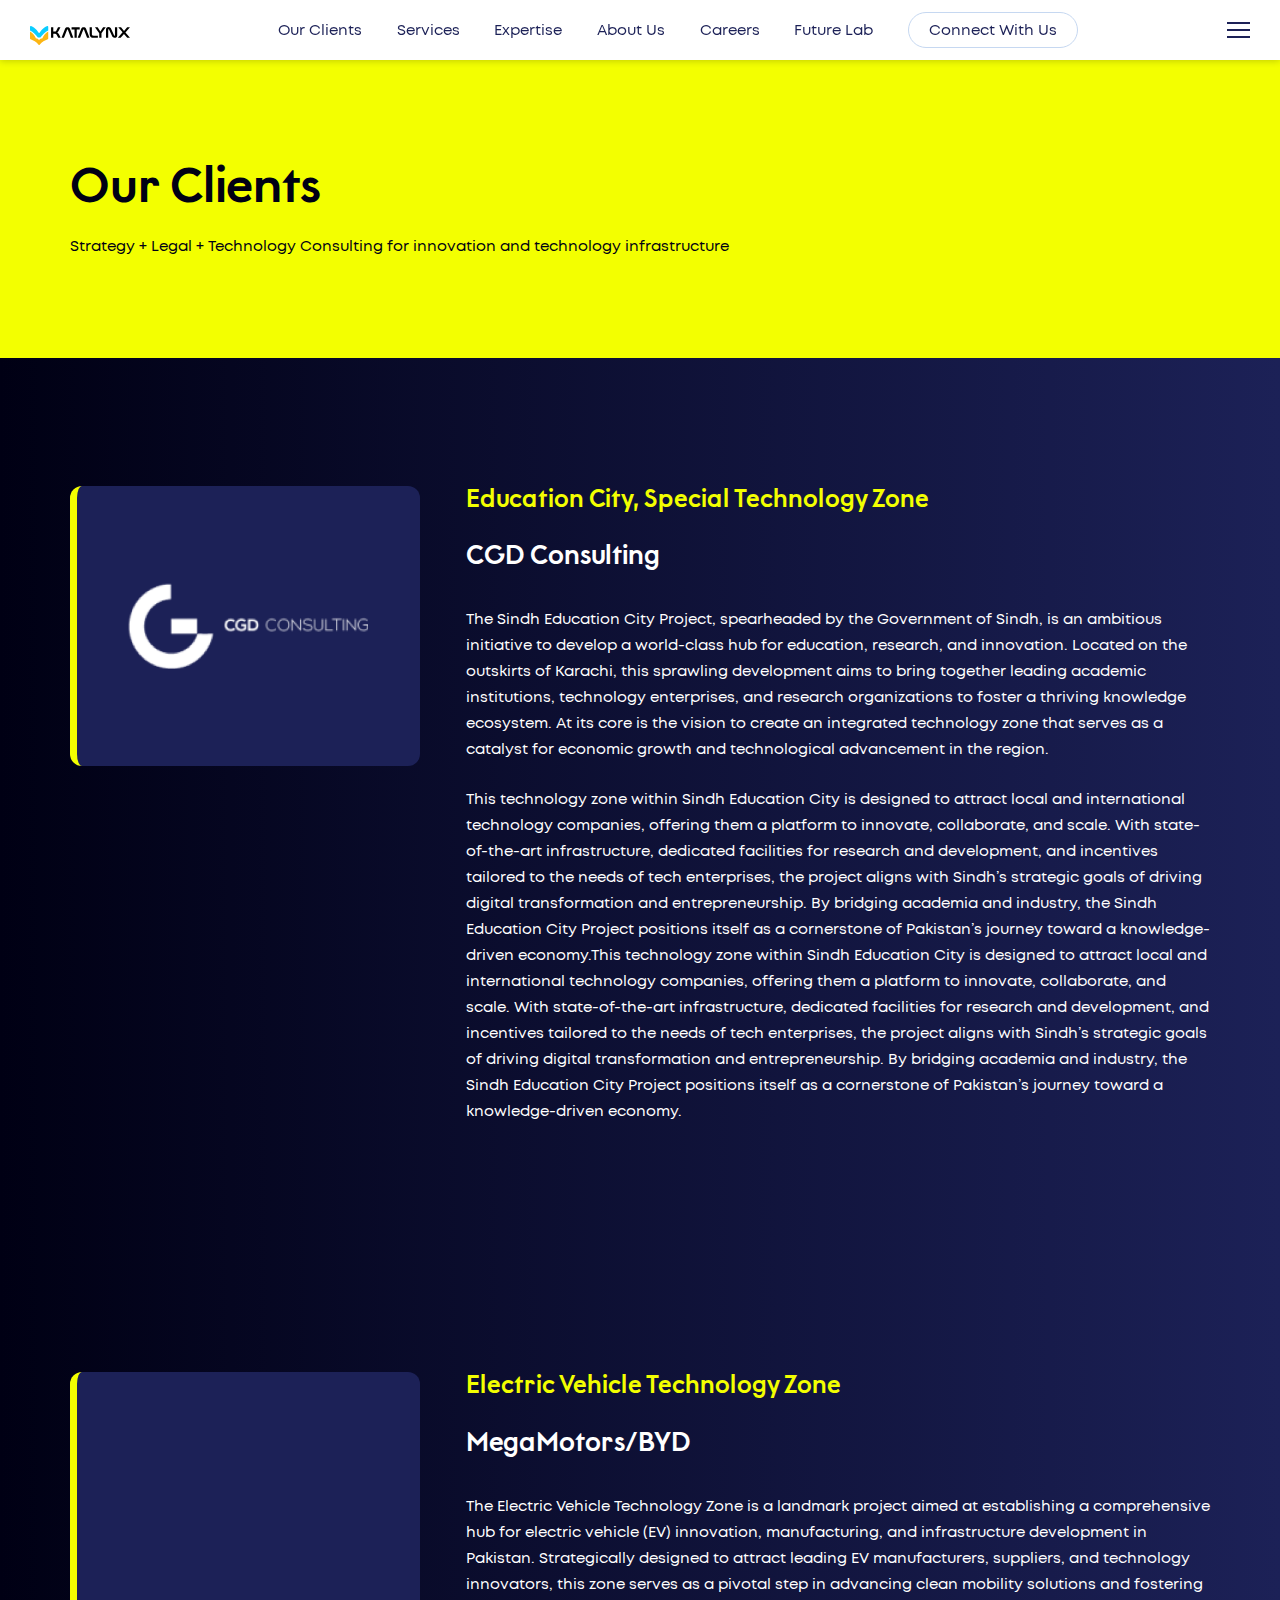
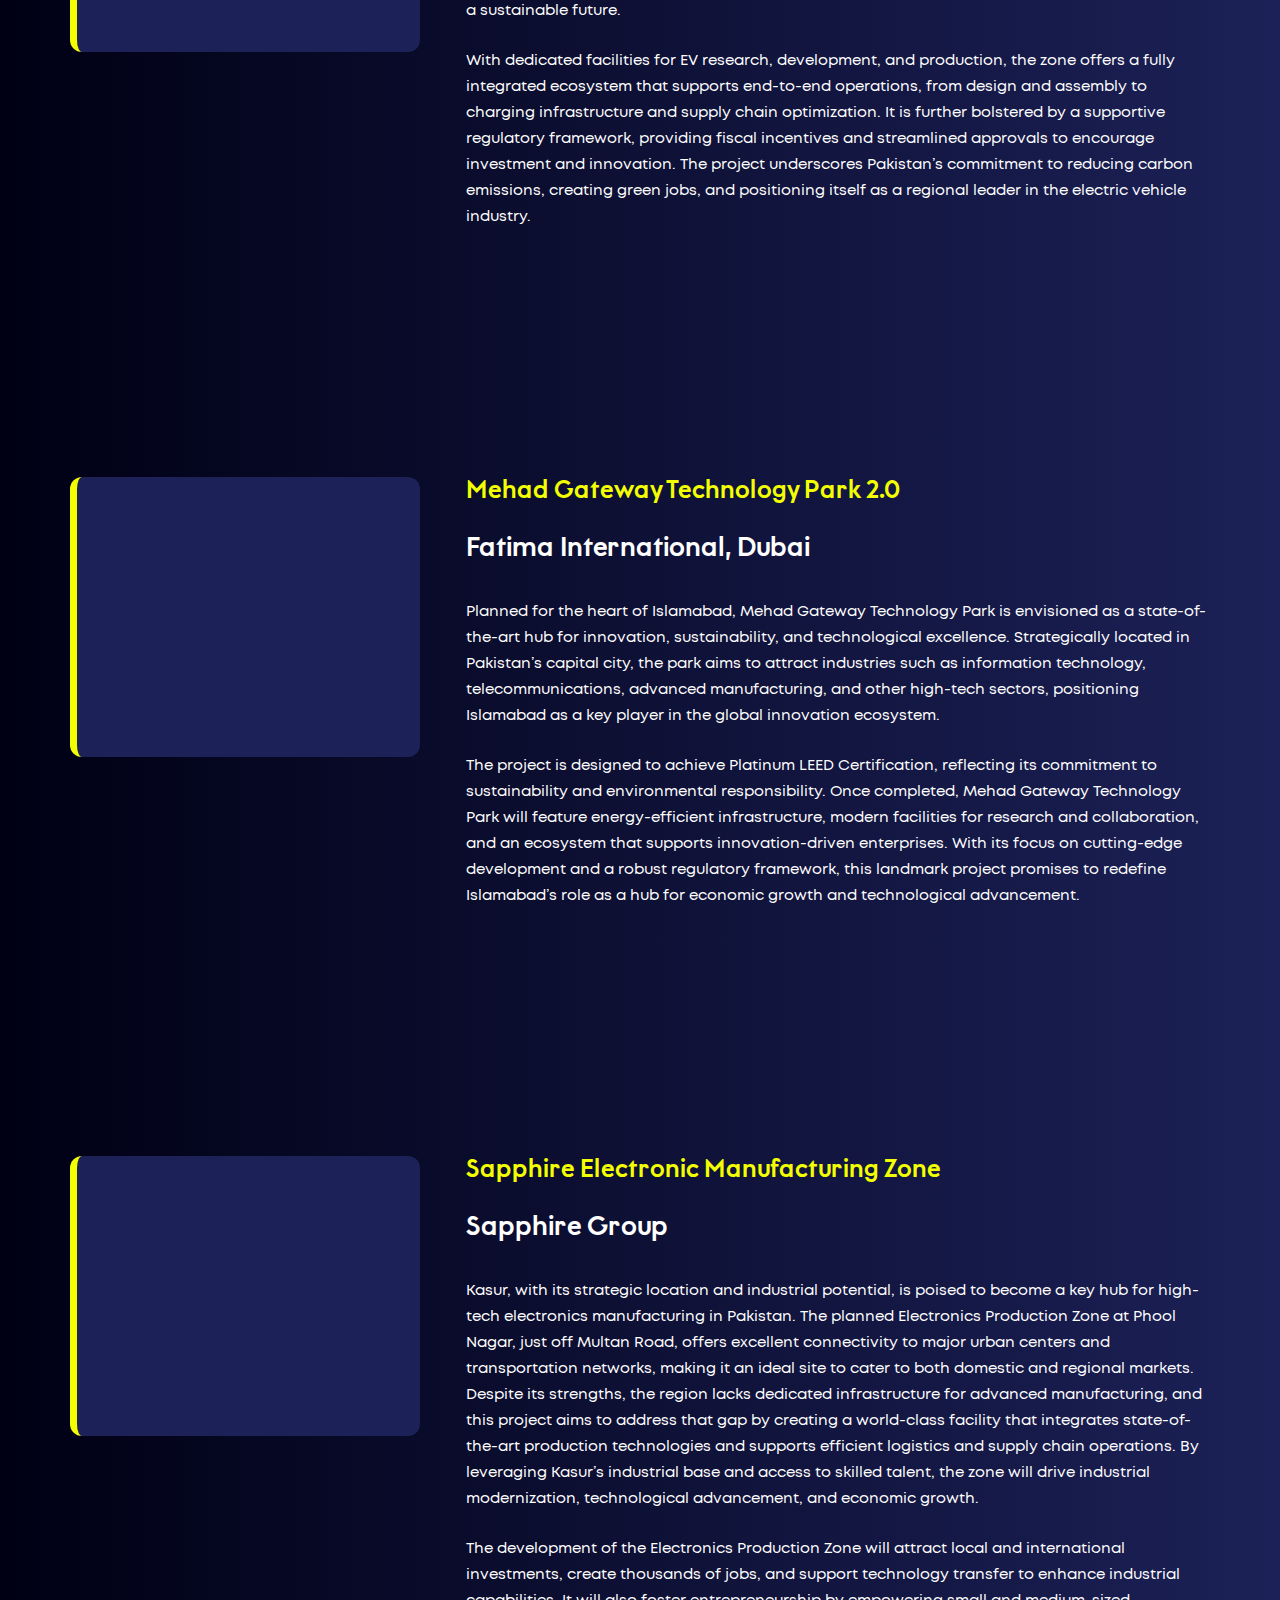
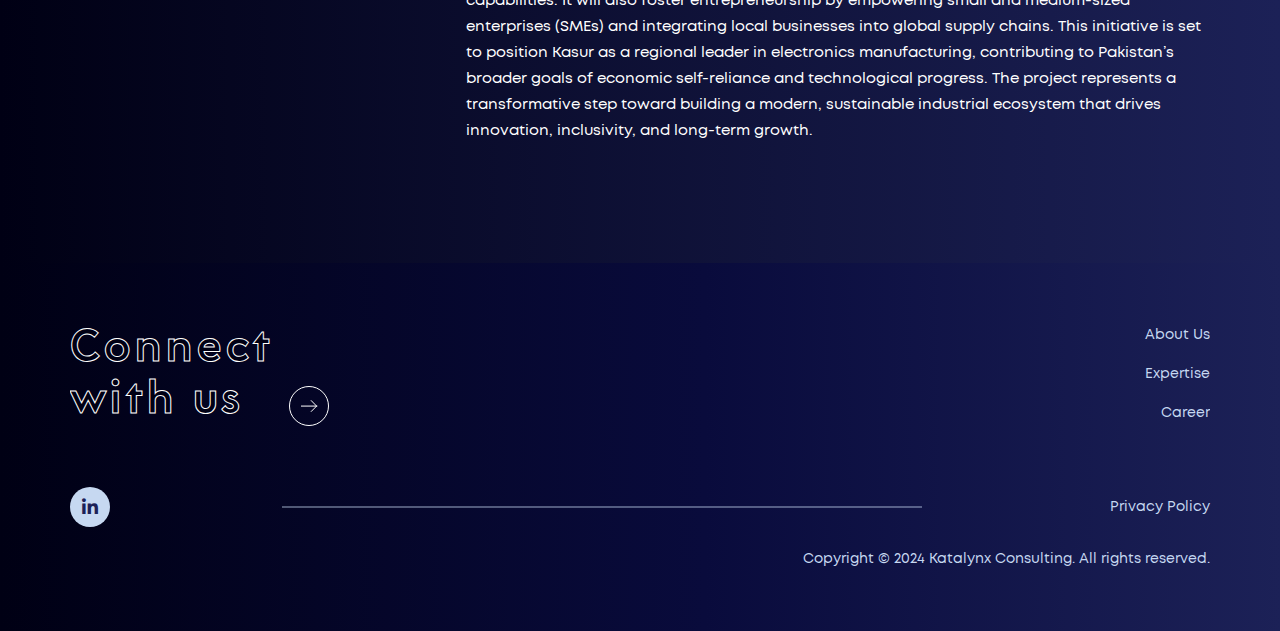
<file: our_clients.html>
<!DOCTYPE html><html><head>

    <meta charset="UTF-8">
    <title>Our Clients | Strategy + Legal + Technology Consulting for innovation and technology infrastructure</title>
    
    <meta name="viewport" content="width=device-width, initial-scale=1, maximum-scale=1, user-scalable=no">
    <meta name="format-detection" content="telephone=yes">
    <meta name="theme-color" content="#1C2157">
    <meta name="facebook-domain-verification" content="ibfbs60bq3bphd62z1k3pqma1wqydf">
    
    
    <link rel="stylesheet" href="css/494NpfI0U0gq.css" type="text/css">
    <link rel="stylesheet" href="css/about.css" type="text/css">

    <link rel="stylesheet" href="css/1BK62LZVliJi.css" type="text/css" media="only screen and (max-width: 600px)">
    <link rel="stylesheet" href="css/SUsZqWY0Ofz3.css" type="text/css" media="only screen and (min-width: 601px) and (max-width: 840px)">
    
    <link rel="icon" type="image/x-icon" href="images/Katalynx-logo-icon.svg">
    
    <link rel="shortcut icon" href="nZSWAXbdP7Zq.ico" type="image/x-icon">
    
    <!--[if lt IE 9]>
    <script>
    document.createElement("header");
    document.createElement("nav");
    document.createElement("section");
    document.createElement("article");
    document.createElement("footer");
    </script>
    <script src="http://html5shiv.googlecode.com/svn/trunk/html5.js"></script>
    <![endif]-->
    
    <meta name="robots" content="index, follow, max-image-preview:large, max-snippet:-1, max-video-preview:-1">
        <style>img:is([sizes="auto" i], [sizes^="auto," i]) { contain-intrinsic-size: 3000px 1500px }</style>
    
        <!-- This site is optimized with the Yoast SEO plugin v24.0 - https://yoast.com/wordpress/plugins/seo/ -->
        <meta property="og:locale" content="en_US">
        <meta property="og:type" content="article">
        <meta property="og:title" content="About Katalynx">
        <meta property="og:description" content="Strategy + Legal + Technology Consulting for innovation and technology infrastructure">
        <meta property="article:modified_time" content="2024-10-25T11:36:23+00:00">
        <meta property="og:image" content="images/ckqG9rhFs24V.jpg">
        <meta property="og:image:width" content="1200">
        <meta property="og:image:height" content="675">
        <meta property="og:image:type" content="image/jpeg">
        <meta name="twitter:card" content="summary_large_image">
        <!-- / Yoast SEO plugin. -->
    
    
    <link rel="stylesheet" id="wp-block-library-css" href="css/Vc89m0amljLc.css" type="text/css" media="all">
    <style id="wp-block-library-theme-inline-css" type="text/css">
    .wp-block-audio :where(figcaption){color:#555;font-size:13px;text-align:center}.is-dark-theme .wp-block-audio :where(figcaption){color:#ffffffa6}.wp-block-audio{margin:0 0 1em}.wp-block-code{border:1px solid #ccc;border-radius:4px;font-family:Menlo,Consolas,monaco,monospace;padding:.8em 1em}.wp-block-embed :where(figcaption){color:#555;font-size:13px;text-align:center}.is-dark-theme .wp-block-embed :where(figcaption){color:#ffffffa6}.wp-block-embed{margin:0 0 1em}.blocks-gallery-caption{color:#555;font-size:13px;text-align:center}.is-dark-theme .blocks-gallery-caption{color:#ffffffa6}:root :where(.wp-block-image figcaption){color:#555;font-size:13px;text-align:center}.is-dark-theme :root :where(.wp-block-image figcaption){color:#ffffffa6}.wp-block-image{margin:0 0 1em}.wp-block-pullquote{border-bottom:4px solid;border-top:4px solid;color:currentColor;margin-bottom:1.75em}.wp-block-pullquote cite,.wp-block-pullquote footer,.wp-block-pullquote__citation{color:currentColor;font-size:.8125em;font-style:normal;text-transform:uppercase}.wp-block-quote{border-left:.25em solid;margin:0 0 1.75em;padding-left:1em}.wp-block-quote cite,.wp-block-quote footer{color:currentColor;font-size:.8125em;font-style:normal;position:relative}.wp-block-quote:where(.has-text-align-right){border-left:none;border-right:.25em solid;padding-left:0;padding-right:1em}.wp-block-quote:where(.has-text-align-center){border:none;padding-left:0}.wp-block-quote.is-large,.wp-block-quote.is-style-large,.wp-block-quote:where(.is-style-plain){border:none}.wp-block-search .wp-block-search__label{font-weight:700}.wp-block-search__button{border:1px solid #ccc;padding:.375em .625em}:where(.wp-block-group.has-background){padding:1.25em 2.375em}.wp-block-separator.has-css-opacity{opacity:.4}.wp-block-separator{border:none;border-bottom:2px solid;margin-left:auto;margin-right:auto}.wp-block-separator.has-alpha-channel-opacity{opacity:1}.wp-block-separator:not(.is-style-wide):not(.is-style-dots){width:100px}.wp-block-separator.has-background:not(.is-style-dots){border-bottom:none;height:1px}.wp-block-separator.has-background:not(.is-style-wide):not(.is-style-dots){height:2px}.wp-block-table{margin:0 0 1em}.wp-block-table td,.wp-block-table th{word-break:normal}.wp-block-table :where(figcaption){color:#555;font-size:13px;text-align:center}.is-dark-theme .wp-block-table :where(figcaption){color:#ffffffa6}.wp-block-video :where(figcaption){color:#555;font-size:13px;text-align:center}.is-dark-theme .wp-block-video :where(figcaption){color:#ffffffa6}.wp-block-video{margin:0 0 1em}:root :where(.wp-block-template-part.has-background){margin-bottom:0;margin-top:0;padding:1.25em 2.375em}
    </style>
    <style id="classic-theme-styles-inline-css" type="text/css">
    /*! This file is auto-generated */
    .wp-block-button__link{color:#fff;background-color:#32373c;border-radius:9999px;box-shadow:none;text-decoration:none;padding:calc(.667em + 2px) calc(1.333em + 2px);font-size:1.125em}.wp-block-file__button{background:#32373c;color:#fff;text-decoration:none}
    </style>
    <style id="global-styles-inline-css" type="text/css">
    :root{--wp--preset--aspect-ratio--square: 1;--wp--preset--aspect-ratio--4-3: 4/3;--wp--preset--aspect-ratio--3-4: 3/4;--wp--preset--aspect-ratio--3-2: 3/2;--wp--preset--aspect-ratio--2-3: 2/3;--wp--preset--aspect-ratio--16-9: 16/9;--wp--preset--aspect-ratio--9-16: 9/16;--wp--preset--color--black: #000000;--wp--preset--color--cyan-bluish-gray: #abb8c3;--wp--preset--color--white: #ffffff;--wp--preset--color--pale-pink: #f78da7;--wp--preset--color--vivid-red: #cf2e2e;--wp--preset--color--luminous-vivid-orange: #ff6900;--wp--preset--color--luminous-vivid-amber: #fcb900;--wp--preset--color--light-green-cyan: #7bdcb5;--wp--preset--color--vivid-green-cyan: #00d084;--wp--preset--color--pale-cyan-blue: #8ed1fc;--wp--preset--color--vivid-cyan-blue: #0693e3;--wp--preset--color--vivid-purple: #9b51e0;--wp--preset--gradient--vivid-cyan-blue-to-vivid-purple: linear-gradient(135deg,rgba(6,147,227,1) 0%,rgb(155,81,224) 100%);--wp--preset--gradient--light-green-cyan-to-vivid-green-cyan: linear-gradient(135deg,rgb(122,220,180) 0%,rgb(0,208,130) 100%);--wp--preset--gradient--luminous-vivid-amber-to-luminous-vivid-orange: linear-gradient(135deg,rgba(252,185,0,1) 0%,rgba(255,105,0,1) 100%);--wp--preset--gradient--luminous-vivid-orange-to-vivid-red: linear-gradient(135deg,rgba(255,105,0,1) 0%,rgb(207,46,46) 100%);--wp--preset--gradient--very-light-gray-to-cyan-bluish-gray: linear-gradient(135deg,rgb(238,238,238) 0%,rgb(169,184,195) 100%);--wp--preset--gradient--cool-to-warm-spectrum: linear-gradient(135deg,rgb(74,234,220) 0%,rgb(151,120,209) 20%,rgb(207,42,186) 40%,rgb(238,44,130) 60%,rgb(251,105,98) 80%,rgb(254,248,76) 100%);--wp--preset--gradient--blush-light-purple: linear-gradient(135deg,rgb(255,206,236) 0%,rgb(152,150,240) 100%);--wp--preset--gradient--blush-bordeaux: linear-gradient(135deg,rgb(254,205,165) 0%,rgb(254,45,45) 50%,rgb(107,0,62) 100%);--wp--preset--gradient--luminous-dusk: linear-gradient(135deg,rgb(255,203,112) 0%,rgb(199,81,192) 50%,rgb(65,88,208) 100%);--wp--preset--gradient--pale-ocean: linear-gradient(135deg,rgb(255,245,203) 0%,rgb(182,227,212) 50%,rgb(51,167,181) 100%);--wp--preset--gradient--electric-grass: linear-gradient(135deg,rgb(202,248,128) 0%,rgb(113,206,126) 100%);--wp--preset--gradient--midnight: linear-gradient(135deg,rgb(2,3,129) 0%,rgb(40,116,252) 100%);--wp--preset--font-size--small: 13px;--wp--preset--font-size--medium: 20px;--wp--preset--font-size--large: 36px;--wp--preset--font-size--x-large: 42px;--wp--preset--spacing--20: 0.44rem;--wp--preset--spacing--30: 0.67rem;--wp--preset--spacing--40: 1rem;--wp--preset--spacing--50: 1.5rem;--wp--preset--spacing--60: 2.25rem;--wp--preset--spacing--70: 3.38rem;--wp--preset--spacing--80: 5.06rem;--wp--preset--shadow--natural: 6px 6px 9px rgba(0, 0, 0, 0.2);--wp--preset--shadow--deep: 12px 12px 50px rgba(0, 0, 0, 0.4);--wp--preset--shadow--sharp: 6px 6px 0px rgba(0, 0, 0, 0.2);--wp--preset--shadow--outlined: 6px 6px 0px -3px rgba(255, 255, 255, 1), 6px 6px rgba(0, 0, 0, 1);--wp--preset--shadow--crisp: 6px 6px 0px rgba(0, 0, 0, 1);}:where(.is-layout-flex){gap: 0.5em;}:where(.is-layout-grid){gap: 0.5em;}body .is-layout-flex{display: flex;}.is-layout-flex{flex-wrap: wrap;align-items: center;}.is-layout-flex > :is(*, div){margin: 0;}body .is-layout-grid{display: grid;}.is-layout-grid > :is(*, div){margin: 0;}:where(.wp-block-columns.is-layout-flex){gap: 2em;}:where(.wp-block-columns.is-layout-grid){gap: 2em;}:where(.wp-block-post-template.is-layout-flex){gap: 1.25em;}:where(.wp-block-post-template.is-layout-grid){gap: 1.25em;}.has-black-color{color: var(--wp--preset--color--black) !important;}.has-cyan-bluish-gray-color{color: var(--wp--preset--color--cyan-bluish-gray) !important;}.has-white-color{color: var(--wp--preset--color--white) !important;}.has-pale-pink-color{color: var(--wp--preset--color--pale-pink) !important;}.has-vivid-red-color{color: var(--wp--preset--color--vivid-red) !important;}.has-luminous-vivid-orange-color{color: var(--wp--preset--color--luminous-vivid-orange) !important;}.has-luminous-vivid-amber-color{color: var(--wp--preset--color--luminous-vivid-amber) !important;}.has-light-green-cyan-color{color: var(--wp--preset--color--light-green-cyan) !important;}.has-vivid-green-cyan-color{color: var(--wp--preset--color--vivid-green-cyan) !important;}.has-pale-cyan-blue-color{color: var(--wp--preset--color--pale-cyan-blue) !important;}.has-vivid-cyan-blue-color{color: var(--wp--preset--color--vivid-cyan-blue) !important;}.has-vivid-purple-color{color: var(--wp--preset--color--vivid-purple) !important;}.has-black-background-color{background-color: var(--wp--preset--color--black) !important;}.has-cyan-bluish-gray-background-color{background-color: var(--wp--preset--color--cyan-bluish-gray) !important;}.has-white-background-color{background-color: var(--wp--preset--color--white) !important;}.has-pale-pink-background-color{background-color: var(--wp--preset--color--pale-pink) !important;}.has-vivid-red-background-color{background-color: var(--wp--preset--color--vivid-red) !important;}.has-luminous-vivid-orange-background-color{background-color: var(--wp--preset--color--luminous-vivid-orange) !important;}.has-luminous-vivid-amber-background-color{background-color: var(--wp--preset--color--luminous-vivid-amber) !important;}.has-light-green-cyan-background-color{background-color: var(--wp--preset--color--light-green-cyan) !important;}.has-vivid-green-cyan-background-color{background-color: var(--wp--preset--color--vivid-green-cyan) !important;}.has-pale-cyan-blue-background-color{background-color: var(--wp--preset--color--pale-cyan-blue) !important;}.has-vivid-cyan-blue-background-color{background-color: var(--wp--preset--color--vivid-cyan-blue) !important;}.has-vivid-purple-background-color{background-color: var(--wp--preset--color--vivid-purple) !important;}.has-black-border-color{border-color: var(--wp--preset--color--black) !important;}.has-cyan-bluish-gray-border-color{border-color: var(--wp--preset--color--cyan-bluish-gray) !important;}.has-white-border-color{border-color: var(--wp--preset--color--white) !important;}.has-pale-pink-border-color{border-color: var(--wp--preset--color--pale-pink) !important;}.has-vivid-red-border-color{border-color: var(--wp--preset--color--vivid-red) !important;}.has-luminous-vivid-orange-border-color{border-color: var(--wp--preset--color--luminous-vivid-orange) !important;}.has-luminous-vivid-amber-border-color{border-color: var(--wp--preset--color--luminous-vivid-amber) !important;}.has-light-green-cyan-border-color{border-color: var(--wp--preset--color--light-green-cyan) !important;}.has-vivid-green-cyan-border-color{border-color: var(--wp--preset--color--vivid-green-cyan) !important;}.has-pale-cyan-blue-border-color{border-color: var(--wp--preset--color--pale-cyan-blue) !important;}.has-vivid-cyan-blue-border-color{border-color: var(--wp--preset--color--vivid-cyan-blue) !important;}.has-vivid-purple-border-color{border-color: var(--wp--preset--color--vivid-purple) !important;}.has-vivid-cyan-blue-to-vivid-purple-gradient-background{background: var(--wp--preset--gradient--vivid-cyan-blue-to-vivid-purple) !important;}.has-light-green-cyan-to-vivid-green-cyan-gradient-background{background: var(--wp--preset--gradient--light-green-cyan-to-vivid-green-cyan) !important;}.has-luminous-vivid-amber-to-luminous-vivid-orange-gradient-background{background: var(--wp--preset--gradient--luminous-vivid-amber-to-luminous-vivid-orange) !important;}.has-luminous-vivid-orange-to-vivid-red-gradient-background{background: var(--wp--preset--gradient--luminous-vivid-orange-to-vivid-red) !important;}.has-very-light-gray-to-cyan-bluish-gray-gradient-background{background: var(--wp--preset--gradient--very-light-gray-to-cyan-bluish-gray) !important;}.has-cool-to-warm-spectrum-gradient-background{background: var(--wp--preset--gradient--cool-to-warm-spectrum) !important;}.has-blush-light-purple-gradient-background{background: var(--wp--preset--gradient--blush-light-purple) !important;}.has-blush-bordeaux-gradient-background{background: var(--wp--preset--gradient--blush-bordeaux) !important;}.has-luminous-dusk-gradient-background{background: var(--wp--preset--gradient--luminous-dusk) !important;}.has-pale-ocean-gradient-background{background: var(--wp--preset--gradient--pale-ocean) !important;}.has-electric-grass-gradient-background{background: var(--wp--preset--gradient--electric-grass) !important;}.has-midnight-gradient-background{background: var(--wp--preset--gradient--midnight) !important;}.has-small-font-size{font-size: var(--wp--preset--font-size--small) !important;}.has-medium-font-size{font-size: var(--wp--preset--font-size--medium) !important;}.has-large-font-size{font-size: var(--wp--preset--font-size--large) !important;}.has-x-large-font-size{font-size: var(--wp--preset--font-size--x-large) !important;}
    :where(.wp-block-post-template.is-layout-flex){gap: 1.25em;}:where(.wp-block-post-template.is-layout-grid){gap: 1.25em;}
    :where(.wp-block-columns.is-layout-flex){gap: 2em;}:where(.wp-block-columns.is-layout-grid){gap: 2em;}
    :root :where(.wp-block-pullquote){font-size: 1.5em;line-height: 1.6;}
    </style>
    <link rel="stylesheet" id="wpml-blocks-css" href="css/fPwu8HFJ3kfa.css" type="text/css" media="all">
    <link rel="stylesheet" href="css/single-service.css" type="text/css">
    <link rel="stylesheet" id="contact-form-7-css" href="css/F0RNFzs7ZMyP.css" type="text/css" media="all">
    <link rel="stylesheet" id="wpa-css-css" href="css/DyCBeF6PUfgx.css" type="text/css" media="all">
    <link rel="stylesheet" id="wpml-menu-item-0-css" href="css/AtTC0AFimkpC.css" type="text/css" media="all">
    <link rel="stylesheet" id="search-filter-plugin-styles-css" href="css/FSuTOtWy3qNy.css" type="text/css" media="all">
    <link rel="stylesheet" id="borlabs-cookie-css" href="css/UmhBQnDnfecl.css" type="text/css" media="all">
    <style id="generateblocks-inline-css" type="text/css">
    .gb-container .wp-block-image img{vertical-align:middle;}.gb-grid-wrapper .wp-block-image{margin-bottom:0;}.gb-highlight{background:none;}.gb-container-link{position:absolute;top:0;right:0;bottom:0;left:0;z-index:99;}
    </style>
    
    <script type="text/javascript" src="js/KeFz8wgcpkMG.js" id="jquery-core-js"></script>
    
    
    
    
    
    
    
    
    <meta name="generator" content="WPML ver:4.6.14 stt:1,3;">
    <!-- Google Tag Manager -->
    
    <!-- End Google Tag Manager -->
    </head>
    <body class="page-template page-template-single-service-b2 page-template-single-service-b2-php page page-id-90135 page-parent page-child parent-pageid-90120 wp-embed-responsive de page-template-single-service">

        <header id="_nav_header">
            <div class="logo desktop">
                <a href="index.html">
                    <svg version="1.1" id="Ebene_1" xmlns="http://www.w3.org/2000/svg" xmlns:xlink="http://www.w3.org/1999/xlink" x="0px" y="0px" viewBox="0 0 200 50" enable-background="new 0 0 200 50" xml:space="preserve">
                        <img src="./images/Katalynx-Logo- Colored.svg" alt="" style="width: 100%; margin-top:-40%;" id="logo">
                    </svg>
                </a></div>

            <div class="top_nav"><div class="menu-top-navigation-container"><ul id="menu-top-navigation" class="menu"><li id="menu-item-27" class="scrollLink menu-item menu-item-type-custom menu-item-object-custom current-menu-item current_page_item menu-item-27"><a href="our_clients.html" aria-current="page">Our Clients</a></li>
<li id="menu-item-84938" class="scrollLink menu-item menu-item-type-custom menu-item-object-custom current-menu-item current_page_item menu-item-84938"><a href="our_services.html" aria-current="page">Services</a></li>
<li id="menu-item-85733" class="scrollLink menu-item menu-item-type-custom menu-item-object-custom current-menu-item current_page_item menu-item-85733"><a href="expertise.html" aria-current="page">Expertise</a></li>
<li id="menu-item-85269" class="menu-item menu-item-type-post_type menu-item-object-page menu-item-85269"><a href="about-us.html">About Us</a></li>
<li id="menu-item-85269" class="menu-item menu-item-type-post_type menu-item-object-page menu-item-85269"><a href="careers.html">Careers</a></li>

<li id="menu-item-87023" class="menu-item menu-item-type-post_type menu-item-object-page menu-item-87023"><a href="coming-soon.html">Future Lab</a></li>
<li id="menu-item-84993" class="contact menu-item menu-item-type-post_type menu-item-object-page menu-item-84993"><a href="contact-us.html">Connect With Us</a></li>
</ul></div></div>
            
            <div class="nav_bar">
                <div class="burger">
                    <div></div>
                    <div></div>
                    <div></div>
                </div>
            </div>
            
            
            <nav>
                <div class="top_mobile">
                    <div class="active main_nav_btn" data-sec="main_nav">What we do</div>
                    <div class="sec_nav_btn" data-sec="sec_nav">Who we are</div>
                </div>
                
                <div class="main_nav navigation">
                    <div class="top">
                        <div class="nav-logo"><a href="index.html"><noscript><img src="./images/Katalynx-Logo- white.svg"></noscript><img class="lazyload" src="data:image/svg+xml,%3Csvg%20xmlns=%22http://www.w3.org/2000/svg%22%20viewBox=%220%200%20210%20140%22%3E%3C/svg%3E" data-src="./images/Katalynx-Logo- white.svg"></a></div>
                        <div class="nav-title">What we do</div>
                    </div>
                    
                    <div class="menu-primary-navigation-container"><ul id="menu-primary-navigation" class="menu">
                        <li id="menu-item-85238" class="menu-item menu-item-type-post_type menu-item-object-page menu-item-85238"><a href="our_services.html">Services</a></li>
                        <li id="menu-item-85238" class="menu-item menu-item-type-post_type menu-item-object-page menu-item-85238"><a href="our_clients.html">Clients</a></li>
<li id="menu-item-85238" class="menu-item menu-item-type-post_type menu-item-object-page menu-item-85238"><a href="expertise.html">Expertise</a></li>
<li id="menu-item-87982" class="menu-item menu-item-type-post_type menu-item-object-page menu-item-87982"><a href="coming-soon.html">Future Lab</a></li>
<li id="menu-item-85595" class="contact mobile menu-item menu-item-type-post_type menu-item-object-page menu-item-85595"><a href="contact-us.html">Connect with us</a></li>
</ul></div>						
                    <div class="d"><noscript><img src="./images/d.svg"></noscript><img class="lazyload" src="data:image/svg+xml,%3Csvg%20xmlns=%22http://www.w3.org/2000/svg%22%20viewBox=%220%200%20210%20140%22%3E%3C/svg%3E" data-src="./images/d.svg"></div>
                </div>
    
                <div class="sec_nav navigation">
                    <div class="top">
                        <div class="nav-title">Who we are</div></div>
                    <div class="nav-container">
                        <div class="menu-secondary-navigation-container"><ul id="menu-secondary-navigation" class="menu"><li id="menu-item-85241" class="menu-item menu-item-type-post_type menu-item-object-page menu-item-85241"><a href="about-us.html">About Katalynx</a></li>
<li id="menu-item-85243" class="menu-item menu-item-type-post_type menu-item-object-page menu-item-85243"><a href="careers.html">Careers</a></li>
<li id="menu-item-91140" class="menu-item menu-item-type-post_type menu-item-object-page menu-item-91140"><a href="coming-soon.html">News</a></li>
<li id="menu-item-85246" class="contact menu-item menu-item-type-post_type menu-item-object-page menu-item-85246"><a href="contact-us.html">Connect with us</a></li>
</ul></div>							
                        <div class="nav-contact">
                            <div class="dc"><noscript><img src="./images/dc_blue.svg"></noscript><img class="lazyload" src="data:image/svg+xml,%3Csvg%20xmlns=%22http://www.w3.org/2000/svg%22%20viewBox=%220%200%20210%20140%22%3E%3C/svg%3E" data-src="./images/dc_blue.svg"></div>
                                                        <a href="info@katalynx.com">info@katalynx.com</a><br>
                            <a href="tel:+49 30 586 930 000">+92 311 0000000</a><br> 
                            <a href="https://www.google.com/maps/place/Daftarkhwan+%7C+Alpha/@33.6067052,73.0980566,17z/data=!3m1!4b1!4m6!3m5!1s0x38dfebe171eab46d:0x668f0f33eeab4c68!8m2!3d33.6067052!4d73.1006315!16s%2Fg%2F11tmrw5lqf?entry=ttu&g_ep=EgoyMDI0MTEyNC4xIKXMDSoASAFQAw%3D%3D" target="_blank">Daftarkhwan | Alpha<br>
                                Old Airport Rd, Chaklala Cantt.<br>
                                Rawalpindi, Punjab 46000</a>
                                                    </div>
                        
                    </div>
                    <div class="c"><noscript><img src="./images/c.svg"></noscript><img class="lazyload" src="data:image/svg+xml,%3Csvg%20xmlns=%22http://www.w3.org/2000/svg%22%20viewBox=%220%200%20210%20140%22%3E%3C/svg%3E" data-src="./images/c.svg"></div>
                </div>
            </nav>
            
            
            
            <div class="nav_bar_mobile">
                <div class="logo mobile">
                    <a href="index.html">
                    <svg version="1.1" id="Ebene_1" xmlns="http://www.w3.org/2000/svg" xmlns:xlink="http://www.w3.org/1999/xlink" x="0px" y="0px" viewBox="0 0 200 50" enable-background="new 0 0 200 50" xml:space="preserve">
                        <img src="./images/Katalynx-Logo- Colored.svg" alt="" style="width: 100%; margin-top:-40%;" id="logo">

                    </svg>
                </a>
                </div>
                <div class="burger">
                    <div></div>
                    <div></div>
                    <div></div>
                </div>
            </div>
            
            
        </header>
        <div id="hero">
            <div class="container">
                <h1>Our Clients</h1>
                <div class="intro">
                                        
        <p>Strategy + Legal + Technology Consulting for innovation and technology infrastructure</p>
                            </div>
            </div>
        </div>

<section class="single-service" id="services">


		<div class="sub-sections">
			<div class="sub-section" id="orientation">
				<div class="container">
										<h2></h2>
					<p class="intro"></p>

					
												<div class="info-block wrapper" id="cgdc">
							<div class="lazyload img color-yellow" data-bg="./images/cgdc.png">
							</div>

							<div class="text">
								<div class="category"></div>
                                <h2 class="yellow" style="color: rgb(243, 255, 0); font-size: x-large;">Education City, Special Technology Zone</h2>
								<h3>CGD Consulting</h3>
								<div class="content">
									<p></p><p>The Sindh Education City Project, spearheaded by the Government of Sindh, is an ambitious initiative to develop a world-class hub for education, research, and innovation. Located on the outskirts of Karachi, this sprawling development aims to bring together leading academic institutions, technology enterprises, and research organizations to foster a thriving knowledge ecosystem. At its core is the vision to create an integrated technology zone that serves as a catalyst for economic growth and technological advancement in the region.</p>
<p>This technology zone within Sindh Education City is designed to attract local and international technology companies, offering them a platform to innovate, collaborate, and scale. With state-of-the-art infrastructure, dedicated facilities for research and development, and incentives tailored to the needs of tech enterprises, the project aligns with Sindh’s strategic goals of driving digital transformation and entrepreneurship. By bridging academia and industry, the Sindh Education City Project positions itself as a cornerstone of Pakistan’s journey toward a knowledge-driven economy.This technology zone within Sindh Education City is designed to attract local and international technology companies, offering them a platform to innovate, collaborate, and scale. With state-of-the-art infrastructure, dedicated facilities for research and development, and incentives tailored to the needs of tech enterprises, the project aligns with Sindh’s strategic goals of driving digital transformation and entrepreneurship. By bridging academia and industry, the Sindh Education City Project positions itself as a cornerstone of Pakistan’s journey toward a knowledge-driven economy.</p>
<p></p>
								</div>

															</div>
						</div>
													
				</div>
			</div>

				</div>
			

</section>



<section class="single-service" id="services">


    <div class="sub-sections" >
        <div class="sub-section" id="orientation">
            <div class="container">
                                    <h2></h2>
                <p class="intro"></p>

                
                                            <div class="info-block wrapper" id="byd">
                        <div class="lazyload img color-yellow" data-bg="./images/byd.png" style="background-image: url(data:image/svg+xml,%3Csvg%20xmlns=%22http://www.w3.org/2000/svg%22%20viewBox=%220%200%20500%20300%22%3E%3C/svg%3E)">
                        </div>

                        <div class="text">
                            <div class="category"></div>
                            <h2 class="yellow" style="color: rgb(243, 255, 0); font-size: x-large;">Electric Vehicle Technology Zone</h2>
                            <h3>MegaMotors/BYD</h3>
                            <div class="content">
                                <p></p><p>The Electric Vehicle Technology Zone is a landmark project aimed at establishing a comprehensive hub for electric vehicle (EV) innovation, manufacturing, and infrastructure development in Pakistan. Strategically designed to attract leading EV manufacturers, suppliers, and technology innovators, this zone serves as a pivotal step in advancing clean mobility solutions and fostering a sustainable future.</p>
                                <p>With dedicated facilities for EV research, development, and production, the zone offers a fully integrated ecosystem that supports end-to-end operations, from design and assembly to charging infrastructure and supply chain optimization. It is further bolstered by a supportive regulatory framework, providing fiscal incentives and streamlined approvals to encourage investment and innovation. The project underscores Pakistan’s commitment to reducing carbon emissions, creating green jobs, and positioning itself as a regional leader in the electric vehicle industry.</p>
                            <p></p>
                            </div>

                                                        </div>
                    </div>
                                                
            </div>
        </div>

            </div>
        

</section>

<section class="single-service" id="services">


    <div class="sub-sections">
        <div class="sub-section" id="orientation">
            <div class="container">
                                    <h2></h2>
                <p class="intro"></p>

                
                                            <div class="info-block wrapper" id="fatima">
                        <div class="lazyload img color-yellow" data-bg="./images/fatima.png" style="background-image: url(data:image/svg+xml,%3Csvg%20xmlns=%22http://www.w3.org/2000/svg%22%20viewBox=%220%200%20500%20300%22%3E%3C/svg%3E)">
                        </div>

                        <div class="text">
                            <div class="category"></div>
                            <h2 class="yellow" style="color: rgb(243, 255, 0); font-size: x-large;">Mehad Gateway Technology Park 2.0</h2>
                            <h3>Fatima International, Dubai</h3>
                            <div class="content">
                                <p></p><p>Planned for the heart of Islamabad, Mehad Gateway Technology Park is envisioned as a state-of-the-art hub for innovation, sustainability, and technological excellence. Strategically located in Pakistan’s capital city, the park aims to attract industries such as information technology, telecommunications, advanced manufacturing, and other high-tech sectors, positioning Islamabad as a key player in the global innovation ecosystem.</p>
                                <p>The project is designed to achieve Platinum LEED Certification, reflecting its commitment to sustainability and environmental responsibility. Once completed, Mehad Gateway Technology Park will feature energy-efficient infrastructure, modern facilities for research and collaboration, and an ecosystem that supports innovation-driven enterprises. With its focus on cutting-edge development and a robust regulatory framework, this landmark project promises to redefine Islamabad’s role as a hub for economic growth and technological advancement.</p>
                            <p></p>
                            </div>

                                                        </div>
                    </div>
                                                
            </div>
        </div>

            </div>
        

</section>

<section class="single-service" id="services">


    <div class="sub-sections">
        <div class="sub-section" id="orientation">
            <div class="container">
                                    <h2></h2>
                <p class="intro"></p>

                
                                            <div class="info-block wrapper" id="sapphire">
                        <div class="lazyload img color-yellow" data-bg="./images/sapphire.png" style="background-image: url(data:image/svg+xml,%3Csvg%20xmlns=%22http://www.w3.org/2000/svg%22%20viewBox=%220%200%20500%20300%22%3E%3C/svg%3E)">
                        </div>

                        <div class="text">
                            <div class="category"></div>
                            <h2 class="yellow" style="color: rgb(243, 255, 0); font-size: x-large;">Sapphire Electronic Manufacturing Zone</h2>
                            <h3>Sapphire Group</h3>
                            <div class="content">
                                <p></p><p>Kasur, with its strategic location and industrial potential, is poised to become a key hub for high-tech electronics manufacturing in Pakistan. The planned Electronics Production Zone at Phool Nagar, just off Multan Road, offers excellent connectivity to major urban centers and transportation networks, making it an ideal site to cater to both domestic and regional markets. Despite its strengths, the region lacks dedicated infrastructure for advanced manufacturing, and this project aims to address that gap by creating a world-class facility that integrates state-of-the-art production technologies and supports efficient logistics and supply chain operations. By leveraging Kasur’s industrial base and access to skilled talent, the zone will drive industrial modernization, technological advancement, and economic growth.</p>
                                <p>The development of the Electronics Production Zone will attract local and international investments, create thousands of jobs, and support technology transfer to enhance industrial capabilities. It will also foster entrepreneurship by empowering small and medium-sized enterprises (SMEs) and integrating local businesses into global supply chains. This initiative is set to position Kasur as a regional leader in electronics manufacturing, contributing to Pakistan’s broader goals of economic self-reliance and technological progress. The project represents a transformative step toward building a modern, sustainable industrial ecosystem that drives innovation, inclusivity, and long-term growth.</p>
                            <p></p>
                            </div>

                                                        </div>
                    </div>
                                                
            </div>
        </div>

            </div>
        

</section>




<footer>
    <div class="container">
    
        <div class="wrapper grid-2">
            <div class="column">
                <a href="contact-us.html" class="read-more white"><p class="header">Connect <br>with us</p></a>
            </div>

            <div class="column">
                <div class="footer_nav"><div class="menu-footer-navigation-container"><ul id="menu-footer-navigation" class="menu"><li id="menu-item-84722" class="menu-item menu-item-type-post_type menu-item-object-page menu-item-84722"><a href="about-us.html">About Us</a></li>
<li id="menu-item-84728" class="menu-item menu-item-type-post_type menu-item-object-page menu-item-84728"><a href="expertise.html">Expertise</a></li>
<li id="menu-item-84727" class="menu-item menu-item-type-post_type menu-item-object-page menu-item-84727"><a href="careers.html">Career</a></li>
</ul></div></div>
            </div>
        </div>
        
        <div class="wrapper">
            <div class="col"><a href="https://www.linkedin.com/company/katalynx-consulting" target="_blank"><i class="fab fa-linkedin-in"></i></a></div>
            <div class="col"><div class="line"></div></div>
            <div class="col footer_nav_legal"><div class="menu-footer-legal-notes-container"><ul id="menu-footer-legal-notes" class="menu">
<li id="menu-item-84733" class="menu-item menu-item-type-post_type menu-item-object-page menu-item-privacy-policy menu-item-84733"><a rel="privacy-policy" href="privacy.html">Privacy Policy</a></li>
</ul></div></div>
        </div>
        
        <div class="copyright">Copyright © 2024 Katalynx Consulting. All rights reserved.</div>
        
    </div>
</footer>

</div>
</script></div><!--googleon: all--><noscript><style>.lazyload{display:none;}</style></noscript><script data-noptimize="1">window.lazySizesConfig=window.lazySizesConfig||{};window.lazySizesConfig.loadMode=1;</script><script async="" data-noptimize="1" src="js/tXfRp2tVbICm.js"></script><script type="text/javascript" src="js/hg9YNbXr8LSE.js" id="wp-hooks-js"></script>
<script type="text/javascript" src="js/Mh1tmpq8T5L1.js" id="wp-i18n-js"></script>




<script type="text/javascript" src="js/wZyhqElptgUH.js" id="contact-form-7-js"></script>

<script defer="" src="js/K1RiI8LgWOqG.js"></script>

<script>
    window.addEventListener('scroll', function () {
        const logo = document.querySelector('#logo'); // Select the logo
        const scrollThreshold = 70; // Pixels scrolled before the change
        
        if (window.scrollY > scrollThreshold) {
            // Change to a new logo
            logo.setAttribute('src', './images/Katalynx-Logo- Colored.svg');
        } else {
            // Revert to the original logo
        }
    });
</script>

</body>    

</html>
</file>
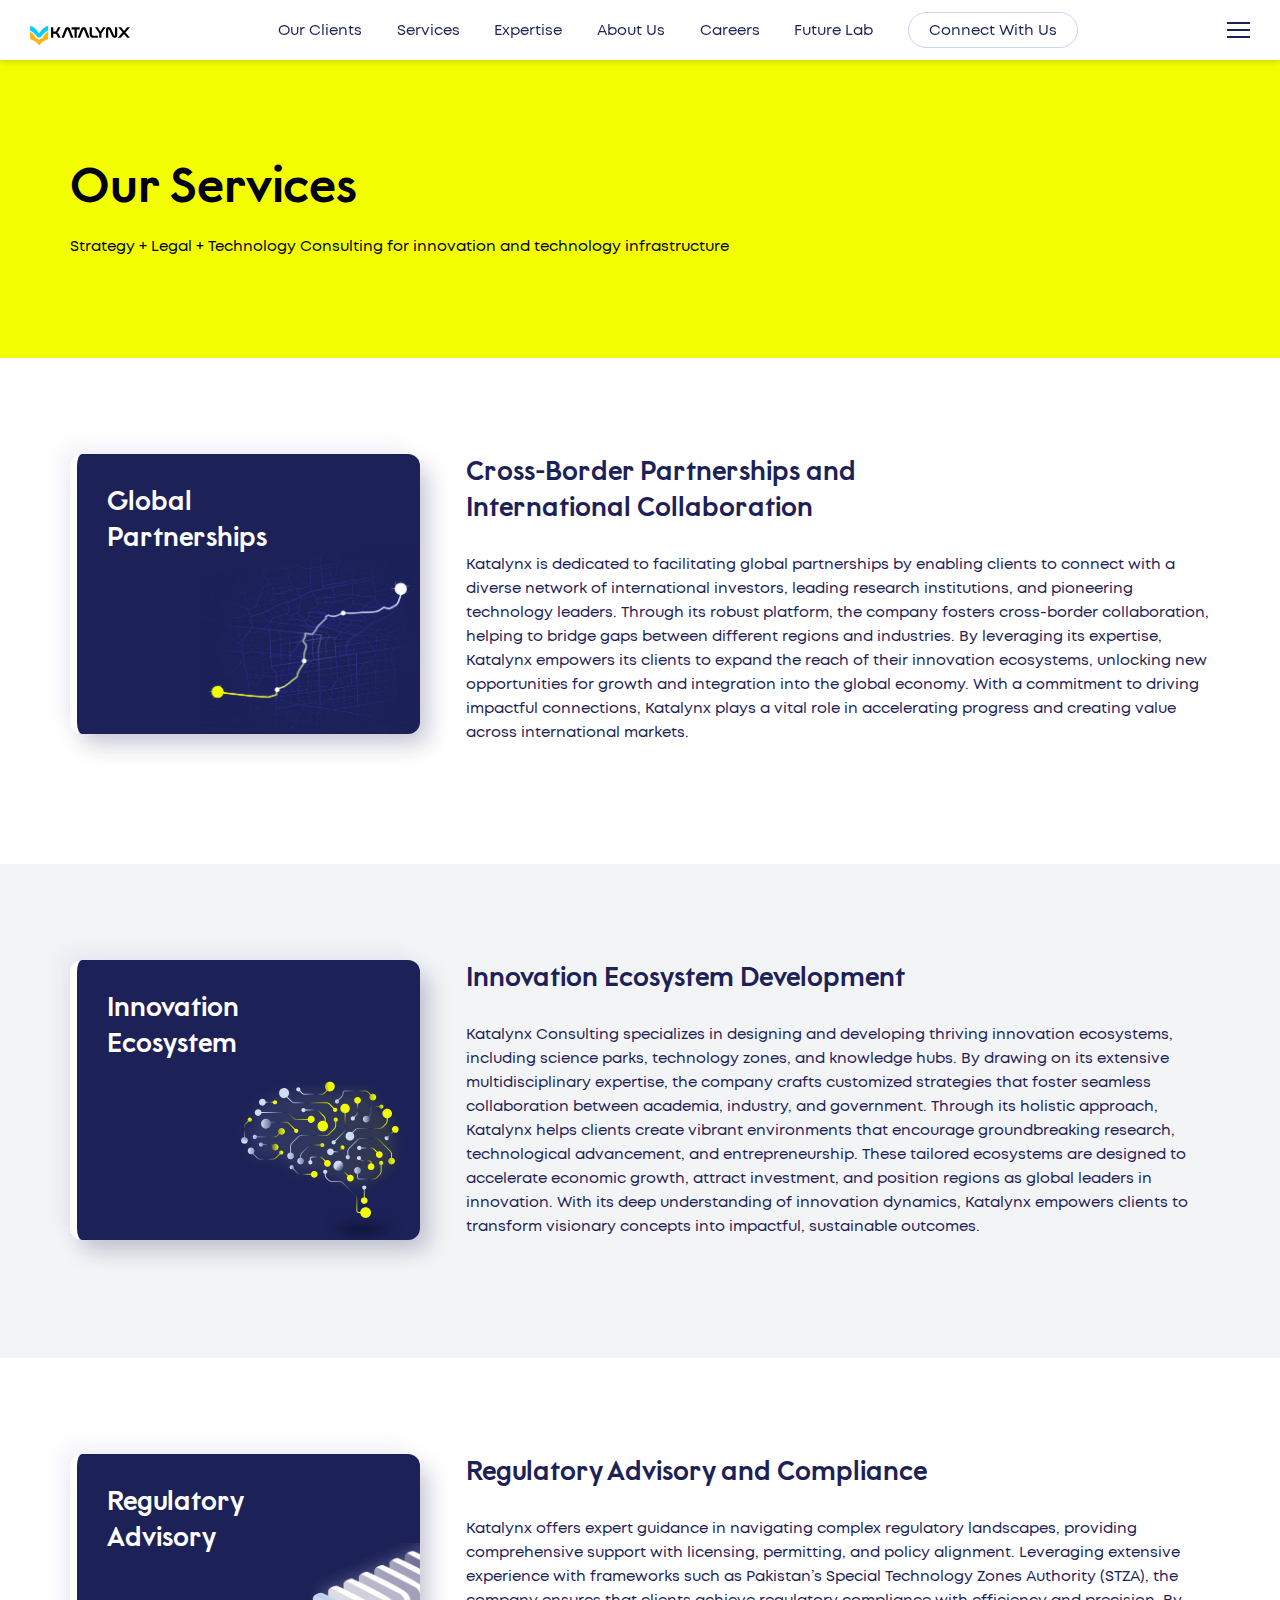
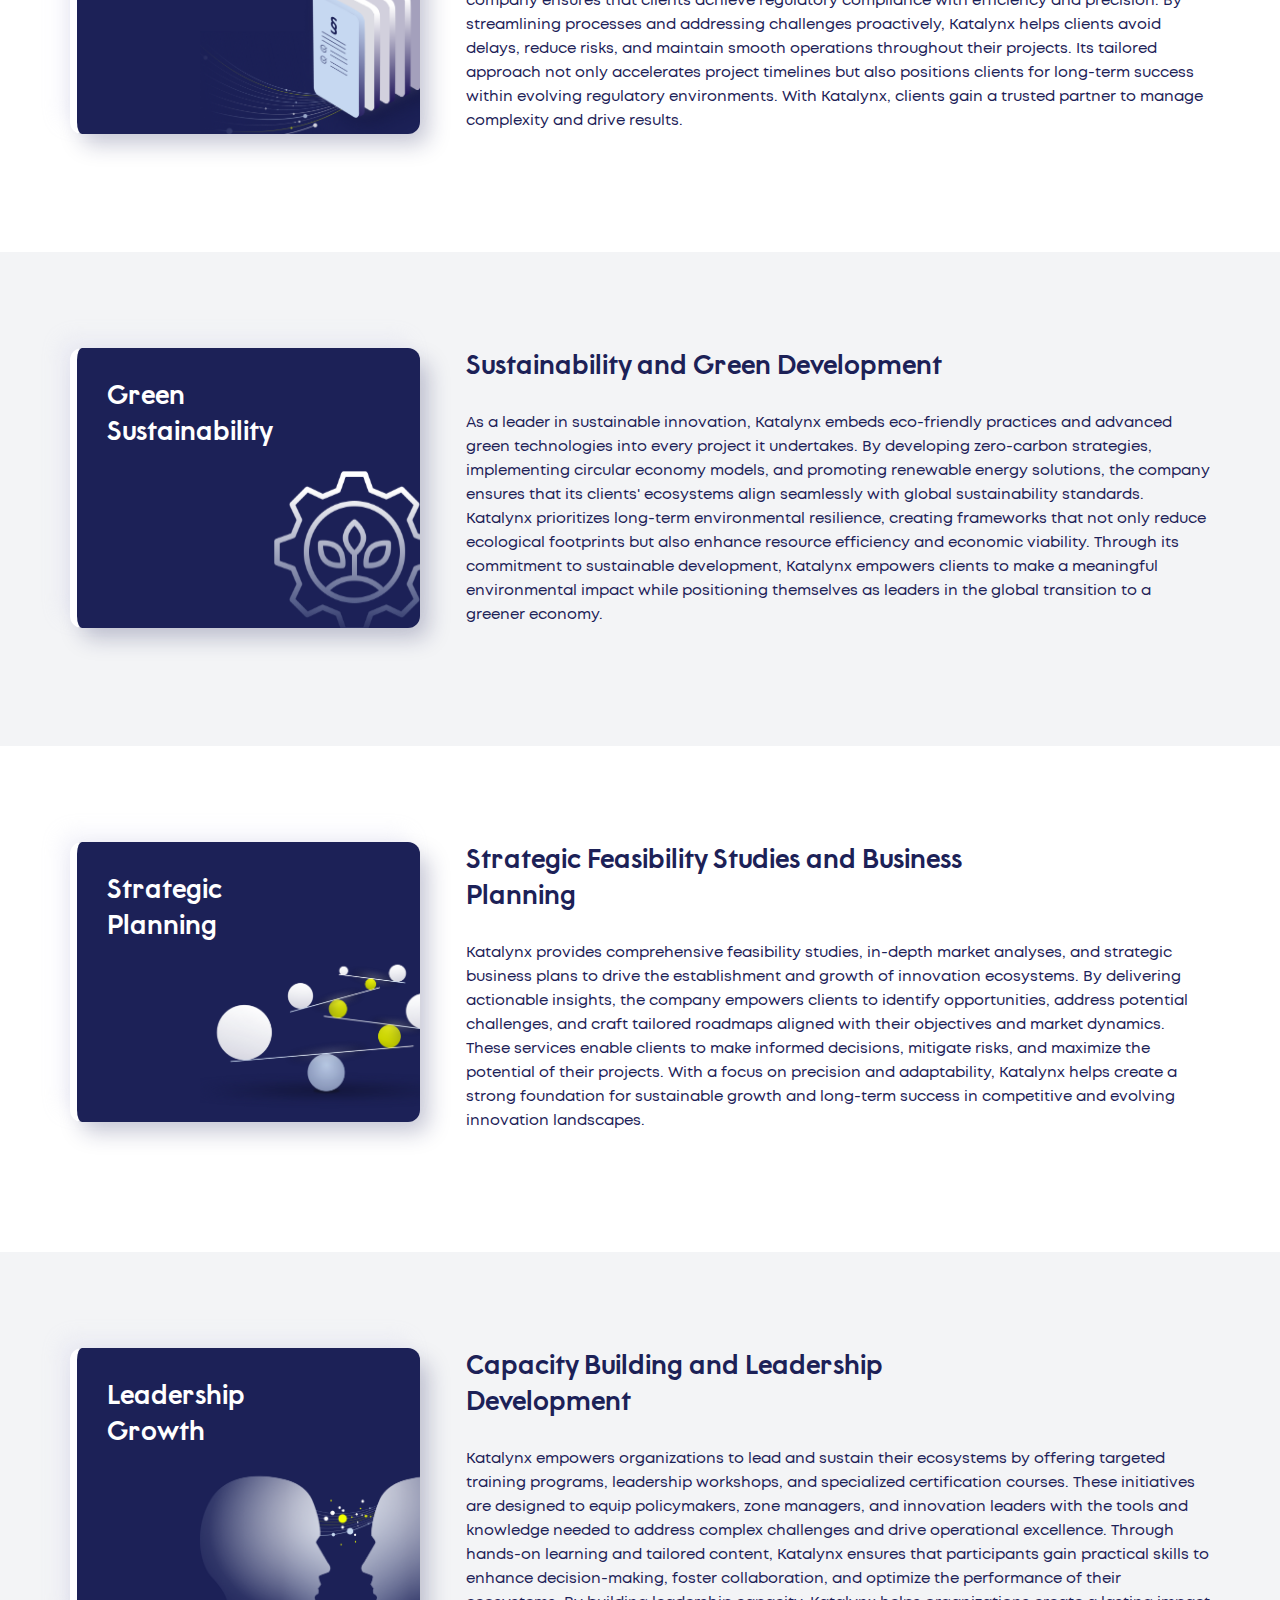
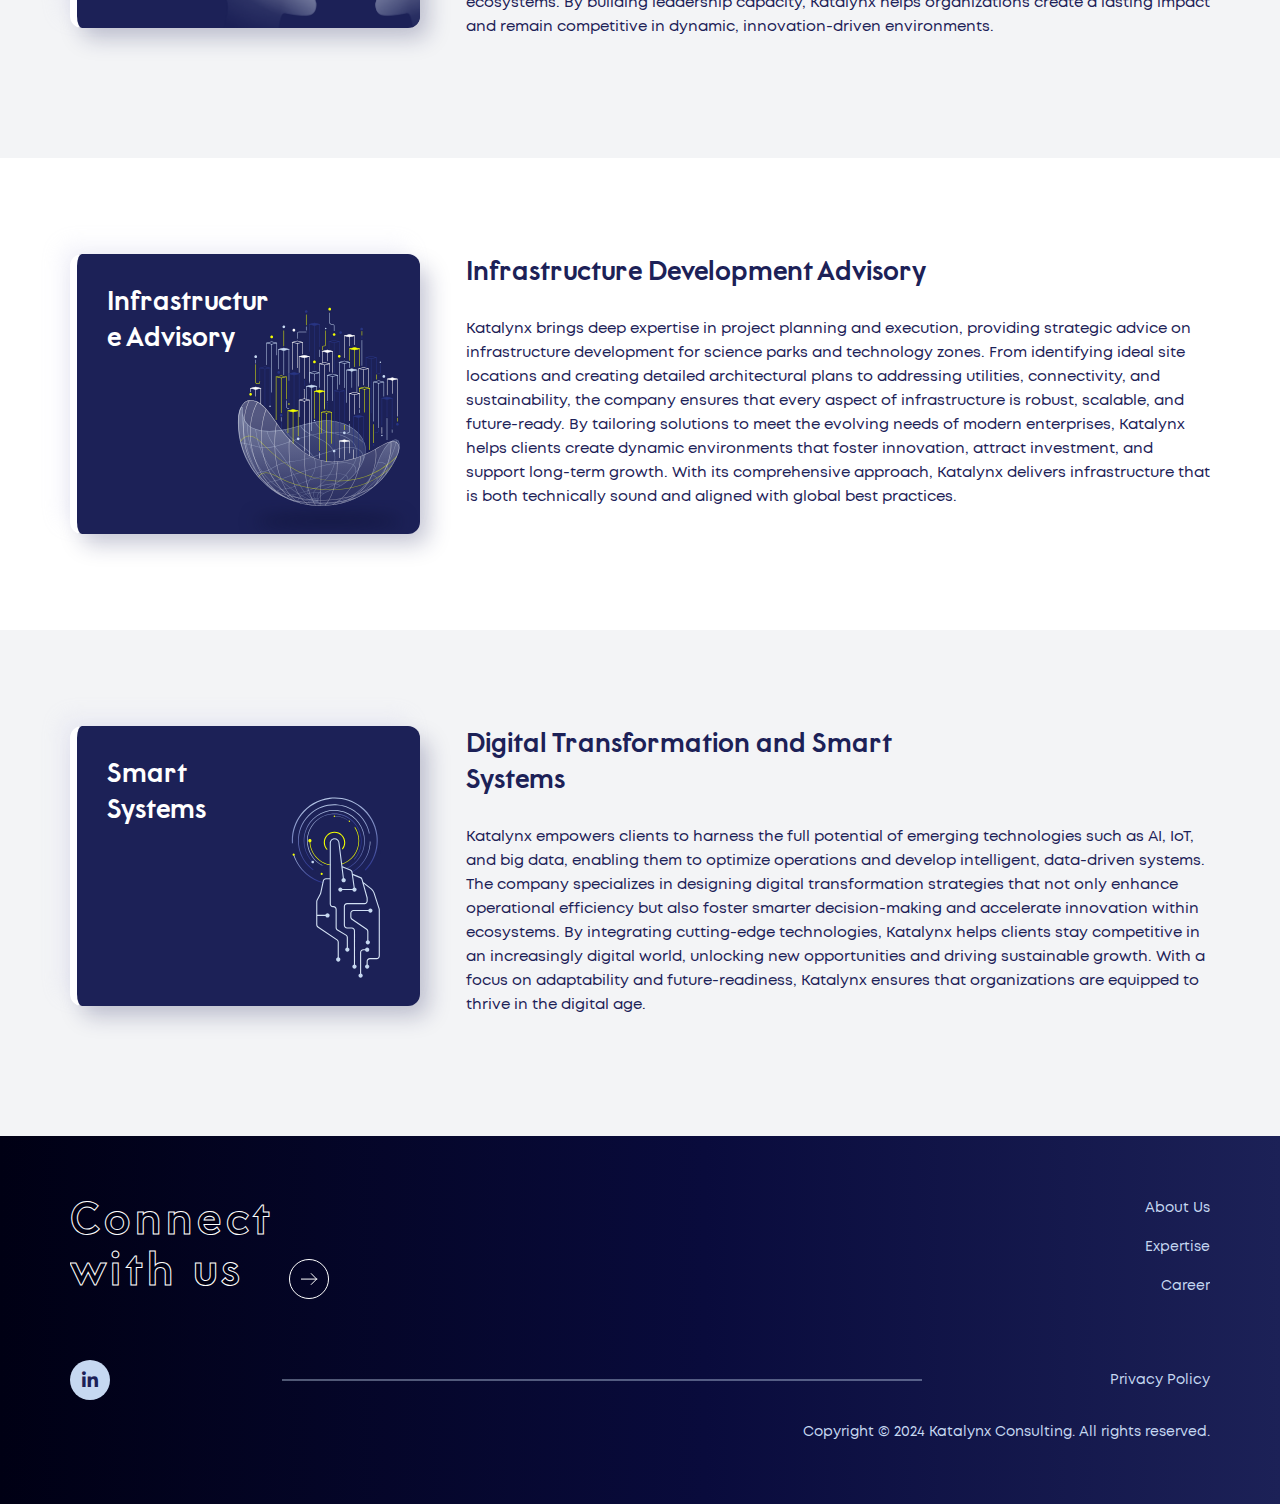
<file: our_services.html>
<!DOCTYPE html><html><head>

    <meta charset="UTF-8">
    <title>Services | Strategy + Legal + Technology Consulting for innovation and technology infrastructure</title>
    
    <meta name="viewport" content="width=device-width, initial-scale=1, maximum-scale=1, user-scalable=no">
    <meta name="format-detection" content="telephone=yes">
    <meta name="theme-color" content="#1C2157">
    <meta name="facebook-domain-verification" content="ibfbs60bq3bphd62z1k3pqma1wqydf">
    
    
    <link rel="stylesheet" href="css/494NpfI0U0gq.css" type="text/css">
    <link rel="stylesheet" href="css/about.css" type="text/css">

    <link rel="stylesheet" href="css/1BK62LZVliJi.css" type="text/css" media="only screen and (max-width: 600px)">
    <link rel="stylesheet" href="css/SUsZqWY0Ofz3.css" type="text/css" media="only screen and (min-width: 601px) and (max-width: 840px)">
    
    <link rel="icon" type="image/x-icon" href="images/Katalynx-logo-icon.svg">
    
    <link rel="shortcut icon" href="nZSWAXbdP7Zq.ico" type="image/x-icon">
    
    <!--[if lt IE 9]>
    <script>
    document.createElement("header");
    document.createElement("nav");
    document.createElement("section");
    document.createElement("article");
    document.createElement("footer");
    </script>
    <script src="http://html5shiv.googlecode.com/svn/trunk/html5.js"></script>
    <![endif]-->
    
    <meta name="robots" content="index, follow, max-image-preview:large, max-snippet:-1, max-video-preview:-1">
        <style>img:is([sizes="auto" i], [sizes^="auto," i]) { contain-intrinsic-size: 3000px 1500px }</style>
    
        <!-- This site is optimized with the Yoast SEO plugin v24.0 - https://yoast.com/wordpress/plugins/seo/ -->
        <meta property="og:locale" content="en_US">
        <meta property="og:type" content="article">
        <meta property="og:title" content="Our Services">
        <meta property="og:description" content="Strategy + Legal + Technology Consulting for innovation and technology infrastructure">
        <meta property="article:modified_time" content="2024-10-25T11:36:23+00:00">
        <meta property="og:image" content="images/ckqG9rhFs24V.jpg">
        <meta property="og:image:width" content="1200">
        <meta property="og:image:height" content="675">
        <meta property="og:image:type" content="image/jpeg">
        <meta name="twitter:card" content="summary_large_image">
        <!-- / Yoast SEO plugin. -->
    
        <link rel="stylesheet" id="wp-block-library-css" href="css/Vc89m0amljLc.css" type="text/css" media="all">
        <style id="wp-block-library-theme-inline-css" type="text/css">
        .wp-block-audio :where(figcaption){color:#555;font-size:13px;text-align:center}.is-dark-theme .wp-block-audio :where(figcaption){color:#ffffffa6}.wp-block-audio{margin:0 0 1em}.wp-block-code{border:1px solid #ccc;border-radius:4px;font-family:Menlo,Consolas,monaco,monospace;padding:.8em 1em}.wp-block-embed :where(figcaption){color:#555;font-size:13px;text-align:center}.is-dark-theme .wp-block-embed :where(figcaption){color:#ffffffa6}.wp-block-embed{margin:0 0 1em}.blocks-gallery-caption{color:#555;font-size:13px;text-align:center}.is-dark-theme .blocks-gallery-caption{color:#ffffffa6}:root :where(.wp-block-image figcaption){color:#555;font-size:13px;text-align:center}.is-dark-theme :root :where(.wp-block-image figcaption){color:#ffffffa6}.wp-block-image{margin:0 0 1em}.wp-block-pullquote{border-bottom:4px solid;border-top:4px solid;color:currentColor;margin-bottom:1.75em}.wp-block-pullquote cite,.wp-block-pullquote footer,.wp-block-pullquote__citation{color:currentColor;font-size:.8125em;font-style:normal;text-transform:uppercase}.wp-block-quote{border-left:.25em solid;margin:0 0 1.75em;padding-left:1em}.wp-block-quote cite,.wp-block-quote footer{color:currentColor;font-size:.8125em;font-style:normal;position:relative}.wp-block-quote:where(.has-text-align-right){border-left:none;border-right:.25em solid;padding-left:0;padding-right:1em}.wp-block-quote:where(.has-text-align-center){border:none;padding-left:0}.wp-block-quote.is-large,.wp-block-quote.is-style-large,.wp-block-quote:where(.is-style-plain){border:none}.wp-block-search .wp-block-search__label{font-weight:700}.wp-block-search__button{border:1px solid #ccc;padding:.375em .625em}:where(.wp-block-group.has-background){padding:1.25em 2.375em}.wp-block-separator.has-css-opacity{opacity:.4}.wp-block-separator{border:none;border-bottom:2px solid;margin-left:auto;margin-right:auto}.wp-block-separator.has-alpha-channel-opacity{opacity:1}.wp-block-separator:not(.is-style-wide):not(.is-style-dots){width:100px}.wp-block-separator.has-background:not(.is-style-dots){border-bottom:none;height:1px}.wp-block-separator.has-background:not(.is-style-wide):not(.is-style-dots){height:2px}.wp-block-table{margin:0 0 1em}.wp-block-table td,.wp-block-table th{word-break:normal}.wp-block-table :where(figcaption){color:#555;font-size:13px;text-align:center}.is-dark-theme .wp-block-table :where(figcaption){color:#ffffffa6}.wp-block-video :where(figcaption){color:#555;font-size:13px;text-align:center}.is-dark-theme .wp-block-video :where(figcaption){color:#ffffffa6}.wp-block-video{margin:0 0 1em}:root :where(.wp-block-template-part.has-background){margin-bottom:0;margin-top:0;padding:1.25em 2.375em}
        </style>
        <style id="classic-theme-styles-inline-css" type="text/css">
        /*! This file is auto-generated */
        .wp-block-button__link{color:#fff;background-color:#32373c;border-radius:9999px;box-shadow:none;text-decoration:none;padding:calc(.667em + 2px) calc(1.333em + 2px);font-size:1.125em}.wp-block-file__button{background:#32373c;color:#fff;text-decoration:none}
        </style>
        <style id="global-styles-inline-css" type="text/css">
        :root{--wp--preset--aspect-ratio--square: 1;--wp--preset--aspect-ratio--4-3: 4/3;--wp--preset--aspect-ratio--3-4: 3/4;--wp--preset--aspect-ratio--3-2: 3/2;--wp--preset--aspect-ratio--2-3: 2/3;--wp--preset--aspect-ratio--16-9: 16/9;--wp--preset--aspect-ratio--9-16: 9/16;--wp--preset--color--black: #000000;--wp--preset--color--cyan-bluish-gray: #abb8c3;--wp--preset--color--white: #ffffff;--wp--preset--color--pale-pink: #f78da7;--wp--preset--color--vivid-red: #cf2e2e;--wp--preset--color--luminous-vivid-orange: #ff6900;--wp--preset--color--luminous-vivid-amber: #fcb900;--wp--preset--color--light-green-cyan: #7bdcb5;--wp--preset--color--vivid-green-cyan: #00d084;--wp--preset--color--pale-cyan-blue: #8ed1fc;--wp--preset--color--vivid-cyan-blue: #0693e3;--wp--preset--color--vivid-purple: #9b51e0;--wp--preset--gradient--vivid-cyan-blue-to-vivid-purple: linear-gradient(135deg,rgba(6,147,227,1) 0%,rgb(155,81,224) 100%);--wp--preset--gradient--light-green-cyan-to-vivid-green-cyan: linear-gradient(135deg,rgb(122,220,180) 0%,rgb(0,208,130) 100%);--wp--preset--gradient--luminous-vivid-amber-to-luminous-vivid-orange: linear-gradient(135deg,rgba(252,185,0,1) 0%,rgba(255,105,0,1) 100%);--wp--preset--gradient--luminous-vivid-orange-to-vivid-red: linear-gradient(135deg,rgba(255,105,0,1) 0%,rgb(207,46,46) 100%);--wp--preset--gradient--very-light-gray-to-cyan-bluish-gray: linear-gradient(135deg,rgb(238,238,238) 0%,rgb(169,184,195) 100%);--wp--preset--gradient--cool-to-warm-spectrum: linear-gradient(135deg,rgb(74,234,220) 0%,rgb(151,120,209) 20%,rgb(207,42,186) 40%,rgb(238,44,130) 60%,rgb(251,105,98) 80%,rgb(254,248,76) 100%);--wp--preset--gradient--blush-light-purple: linear-gradient(135deg,rgb(255,206,236) 0%,rgb(152,150,240) 100%);--wp--preset--gradient--blush-bordeaux: linear-gradient(135deg,rgb(254,205,165) 0%,rgb(254,45,45) 50%,rgb(107,0,62) 100%);--wp--preset--gradient--luminous-dusk: linear-gradient(135deg,rgb(255,203,112) 0%,rgb(199,81,192) 50%,rgb(65,88,208) 100%);--wp--preset--gradient--pale-ocean: linear-gradient(135deg,rgb(255,245,203) 0%,rgb(182,227,212) 50%,rgb(51,167,181) 100%);--wp--preset--gradient--electric-grass: linear-gradient(135deg,rgb(202,248,128) 0%,rgb(113,206,126) 100%);--wp--preset--gradient--midnight: linear-gradient(135deg,rgb(2,3,129) 0%,rgb(40,116,252) 100%);--wp--preset--font-size--small: 13px;--wp--preset--font-size--medium: 20px;--wp--preset--font-size--large: 36px;--wp--preset--font-size--x-large: 42px;--wp--preset--spacing--20: 0.44rem;--wp--preset--spacing--30: 0.67rem;--wp--preset--spacing--40: 1rem;--wp--preset--spacing--50: 1.5rem;--wp--preset--spacing--60: 2.25rem;--wp--preset--spacing--70: 3.38rem;--wp--preset--spacing--80: 5.06rem;--wp--preset--shadow--natural: 6px 6px 9px rgba(0, 0, 0, 0.2);--wp--preset--shadow--deep: 12px 12px 50px rgba(0, 0, 0, 0.4);--wp--preset--shadow--sharp: 6px 6px 0px rgba(0, 0, 0, 0.2);--wp--preset--shadow--outlined: 6px 6px 0px -3px rgba(255, 255, 255, 1), 6px 6px rgba(0, 0, 0, 1);--wp--preset--shadow--crisp: 6px 6px 0px rgba(0, 0, 0, 1);}:where(.is-layout-flex){gap: 0.5em;}:where(.is-layout-grid){gap: 0.5em;}body .is-layout-flex{display: flex;}.is-layout-flex{flex-wrap: wrap;align-items: center;}.is-layout-flex > :is(*, div){margin: 0;}body .is-layout-grid{display: grid;}.is-layout-grid > :is(*, div){margin: 0;}:where(.wp-block-columns.is-layout-flex){gap: 2em;}:where(.wp-block-columns.is-layout-grid){gap: 2em;}:where(.wp-block-post-template.is-layout-flex){gap: 1.25em;}:where(.wp-block-post-template.is-layout-grid){gap: 1.25em;}.has-black-color{color: var(--wp--preset--color--black) !important;}.has-cyan-bluish-gray-color{color: var(--wp--preset--color--cyan-bluish-gray) !important;}.has-white-color{color: var(--wp--preset--color--white) !important;}.has-pale-pink-color{color: var(--wp--preset--color--pale-pink) !important;}.has-vivid-red-color{color: var(--wp--preset--color--vivid-red) !important;}.has-luminous-vivid-orange-color{color: var(--wp--preset--color--luminous-vivid-orange) !important;}.has-luminous-vivid-amber-color{color: var(--wp--preset--color--luminous-vivid-amber) !important;}.has-light-green-cyan-color{color: var(--wp--preset--color--light-green-cyan) !important;}.has-vivid-green-cyan-color{color: var(--wp--preset--color--vivid-green-cyan) !important;}.has-pale-cyan-blue-color{color: var(--wp--preset--color--pale-cyan-blue) !important;}.has-vivid-cyan-blue-color{color: var(--wp--preset--color--vivid-cyan-blue) !important;}.has-vivid-purple-color{color: var(--wp--preset--color--vivid-purple) !important;}.has-black-background-color{background-color: var(--wp--preset--color--black) !important;}.has-cyan-bluish-gray-background-color{background-color: var(--wp--preset--color--cyan-bluish-gray) !important;}.has-white-background-color{background-color: var(--wp--preset--color--white) !important;}.has-pale-pink-background-color{background-color: var(--wp--preset--color--pale-pink) !important;}.has-vivid-red-background-color{background-color: var(--wp--preset--color--vivid-red) !important;}.has-luminous-vivid-orange-background-color{background-color: var(--wp--preset--color--luminous-vivid-orange) !important;}.has-luminous-vivid-amber-background-color{background-color: var(--wp--preset--color--luminous-vivid-amber) !important;}.has-light-green-cyan-background-color{background-color: var(--wp--preset--color--light-green-cyan) !important;}.has-vivid-green-cyan-background-color{background-color: var(--wp--preset--color--vivid-green-cyan) !important;}.has-pale-cyan-blue-background-color{background-color: var(--wp--preset--color--pale-cyan-blue) !important;}.has-vivid-cyan-blue-background-color{background-color: var(--wp--preset--color--vivid-cyan-blue) !important;}.has-vivid-purple-background-color{background-color: var(--wp--preset--color--vivid-purple) !important;}.has-black-border-color{border-color: var(--wp--preset--color--black) !important;}.has-cyan-bluish-gray-border-color{border-color: var(--wp--preset--color--cyan-bluish-gray) !important;}.has-white-border-color{border-color: var(--wp--preset--color--white) !important;}.has-pale-pink-border-color{border-color: var(--wp--preset--color--pale-pink) !important;}.has-vivid-red-border-color{border-color: var(--wp--preset--color--vivid-red) !important;}.has-luminous-vivid-orange-border-color{border-color: var(--wp--preset--color--luminous-vivid-orange) !important;}.has-luminous-vivid-amber-border-color{border-color: var(--wp--preset--color--luminous-vivid-amber) !important;}.has-light-green-cyan-border-color{border-color: var(--wp--preset--color--light-green-cyan) !important;}.has-vivid-green-cyan-border-color{border-color: var(--wp--preset--color--vivid-green-cyan) !important;}.has-pale-cyan-blue-border-color{border-color: var(--wp--preset--color--pale-cyan-blue) !important;}.has-vivid-cyan-blue-border-color{border-color: var(--wp--preset--color--vivid-cyan-blue) !important;}.has-vivid-purple-border-color{border-color: var(--wp--preset--color--vivid-purple) !important;}.has-vivid-cyan-blue-to-vivid-purple-gradient-background{background: var(--wp--preset--gradient--vivid-cyan-blue-to-vivid-purple) !important;}.has-light-green-cyan-to-vivid-green-cyan-gradient-background{background: var(--wp--preset--gradient--light-green-cyan-to-vivid-green-cyan) !important;}.has-luminous-vivid-amber-to-luminous-vivid-orange-gradient-background{background: var(--wp--preset--gradient--luminous-vivid-amber-to-luminous-vivid-orange) !important;}.has-luminous-vivid-orange-to-vivid-red-gradient-background{background: var(--wp--preset--gradient--luminous-vivid-orange-to-vivid-red) !important;}.has-very-light-gray-to-cyan-bluish-gray-gradient-background{background: var(--wp--preset--gradient--very-light-gray-to-cyan-bluish-gray) !important;}.has-cool-to-warm-spectrum-gradient-background{background: var(--wp--preset--gradient--cool-to-warm-spectrum) !important;}.has-blush-light-purple-gradient-background{background: var(--wp--preset--gradient--blush-light-purple) !important;}.has-blush-bordeaux-gradient-background{background: var(--wp--preset--gradient--blush-bordeaux) !important;}.has-luminous-dusk-gradient-background{background: var(--wp--preset--gradient--luminous-dusk) !important;}.has-pale-ocean-gradient-background{background: var(--wp--preset--gradient--pale-ocean) !important;}.has-electric-grass-gradient-background{background: var(--wp--preset--gradient--electric-grass) !important;}.has-midnight-gradient-background{background: var(--wp--preset--gradient--midnight) !important;}.has-small-font-size{font-size: var(--wp--preset--font-size--small) !important;}.has-medium-font-size{font-size: var(--wp--preset--font-size--medium) !important;}.has-large-font-size{font-size: var(--wp--preset--font-size--large) !important;}.has-x-large-font-size{font-size: var(--wp--preset--font-size--x-large) !important;}
        :where(.wp-block-post-template.is-layout-flex){gap: 1.25em;}:where(.wp-block-post-template.is-layout-grid){gap: 1.25em;}
        :where(.wp-block-columns.is-layout-flex){gap: 2em;}:where(.wp-block-columns.is-layout-grid){gap: 2em;}
        :root :where(.wp-block-pullquote){font-size: 1.5em;line-height: 1.6;}
        </style>
        <link rel="stylesheet" id="wpml-blocks-css" href="css/fPwu8HFJ3kfa.css" type="text/css" media="all">
        <link rel="stylesheet" href="css/single-service.css" type="text/css">
        <link rel="stylesheet" id="contact-form-7-css" href="css/F0RNFzs7ZMyP.css" type="text/css" media="all">
        <link rel="stylesheet" id="wpa-css-css" href="css/DyCBeF6PUfgx.css" type="text/css" media="all">
        <link rel="stylesheet" id="wpml-menu-item-0-css" href="css/AtTC0AFimkpC.css" type="text/css" media="all">
        <link rel="stylesheet" id="search-filter-plugin-styles-css" href="css/FSuTOtWy3qNy.css" type="text/css" media="all">
        <link rel="stylesheet" id="borlabs-cookie-css" href="css/UmhBQnDnfecl.css" type="text/css" media="all">
        <style id="generateblocks-inline-css" type="text/css">
        .gb-container .wp-block-image img{vertical-align:middle;}.gb-grid-wrapper .wp-block-image{margin-bottom:0;}.gb-highlight{background:none;}.gb-container-link{position:absolute;top:0;right:0;bottom:0;left:0;z-index:99;}
        </style>
        
        <script type="text/javascript" src="js/KeFz8wgcpkMG.js" id="jquery-core-js"></script>
        
        
        
        
        
        <style>
            .page-template-single-service .info-block > .img {
            padding: 30px;
            background-position: bottom -10px right -20px;
}
        </style>
        
        
        <meta name="generator" content="WPML ver:4.6.14 stt:1,3;">
        <!-- Google Tag Manager -->
        
        <!-- End Google Tag Manager -->
        </head>
        <body class="page-template page-template-single-service page-template-single-service-php page page-id-88426 page-parent page-child parent-pageid-89607 wp-embed-responsive en">
            <header id="_nav_header">
                <div class="logo desktop">
                    <a href="index.html">
                        <svg version="1.1" id="Ebene_1" xmlns="http://www.w3.org/2000/svg" xmlns:xlink="http://www.w3.org/1999/xlink" x="0px" y="0px" viewBox="0 0 200 50" enable-background="new 0 0 200 50" xml:space="preserve">
                            <img src="./images/Katalynx-Logo- Colored.svg" alt="" style="width: 100%; margin-top:-40%;" id="logo">
                        </svg>
                    </a></div>
    
                <div class="top_nav"><div class="menu-top-navigation-container"><ul id="menu-top-navigation" class="menu"><li id="menu-item-27" class="scrollLink menu-item menu-item-type-custom menu-item-object-custom current-menu-item current_page_item menu-item-27"><a href="our_clients.html" aria-current="page">Our Clients</a></li>
    <li id="menu-item-84938" class="scrollLink menu-item menu-item-type-custom menu-item-object-custom current-menu-item current_page_item menu-item-84938"><a href="our_services.html" aria-current="page">Services</a></li>
    <li id="menu-item-85733" class="scrollLink menu-item menu-item-type-custom menu-item-object-custom current-menu-item current_page_item menu-item-85733"><a href="expertise.html" aria-current="page">Expertise</a></li>
    <li id="menu-item-85269" class="menu-item menu-item-type-post_type menu-item-object-page menu-item-85269"><a href="about-us.html">About Us</a></li>
    <li id="menu-item-85269" class="menu-item menu-item-type-post_type menu-item-object-page menu-item-85269"><a href="careers.html">Careers</a></li>
    
    <li id="menu-item-87023" class="menu-item menu-item-type-post_type menu-item-object-page menu-item-87023"><a href="coming-soon.html">Future Lab</a></li>
    <li id="menu-item-84993" class="contact menu-item menu-item-type-post_type menu-item-object-page menu-item-84993"><a href="contact-us.html">Connect With Us</a></li>
    </ul></div></div>
                
                <div class="nav_bar">
                    <div class="burger">
                        <div></div>
                        <div></div>
                        <div></div>
                    </div>
                </div>
                
                
                <nav>
                    <div class="top_mobile">
                        <div class="active main_nav_btn" data-sec="main_nav">What we do</div>
                        <div class="sec_nav_btn" data-sec="sec_nav">Who we are</div>
                    </div>
                    
                    <div class="main_nav navigation">
                        <div class="top">
                            <div class="nav-logo"><a href="index.html"><noscript><img src="./images/Katalynx-Logo- white.svg"></noscript><img class="lazyload" src="data:image/svg+xml,%3Csvg%20xmlns=%22http://www.w3.org/2000/svg%22%20viewBox=%220%200%20210%20140%22%3E%3C/svg%3E" data-src="./images/Katalynx-Logo- white.svg"></a></div>
                            <div class="nav-title">What we do</div>
                        </div>
                        
                        <div class="menu-primary-navigation-container"><ul id="menu-primary-navigation" class="menu">
                            <li id="menu-item-85238" class="menu-item menu-item-type-post_type menu-item-object-page menu-item-85238"><a href="our_services.html">Services</a></li>
                            <li id="menu-item-85238" class="menu-item menu-item-type-post_type menu-item-object-page menu-item-85238"><a href="our_clients.html">Clients</a></li>
    <li id="menu-item-85238" class="menu-item menu-item-type-post_type menu-item-object-page menu-item-85238"><a href="expertise.html">Expertise</a></li>
    <li id="menu-item-87982" class="menu-item menu-item-type-post_type menu-item-object-page menu-item-87982"><a href="coming-soon.html">Future Lab</a></li>
    <li id="menu-item-85595" class="contact mobile menu-item menu-item-type-post_type menu-item-object-page menu-item-85595"><a href="contact-us.html">Connect with us</a></li>
    </ul></div>						
                        <div class="d"><noscript><img src="./images/d.svg"></noscript><img class="lazyload" src="data:image/svg+xml,%3Csvg%20xmlns=%22http://www.w3.org/2000/svg%22%20viewBox=%220%200%20210%20140%22%3E%3C/svg%3E" data-src="./images/d.svg"></div>
                    </div>
        
                    <div class="sec_nav navigation">
                        <div class="top">
                            <div class="nav-title">Who we are</div></div>
                        <div class="nav-container">
                            <div class="menu-secondary-navigation-container"><ul id="menu-secondary-navigation" class="menu"><li id="menu-item-85241" class="menu-item menu-item-type-post_type menu-item-object-page menu-item-85241"><a href="about-us.html">About Katalynx</a></li>
    <li id="menu-item-85243" class="menu-item menu-item-type-post_type menu-item-object-page menu-item-85243"><a href="careers.html">Careers</a></li>
    <li id="menu-item-91140" class="menu-item menu-item-type-post_type menu-item-object-page menu-item-91140"><a href="coming-soon.html">News</a></li>
    <li id="menu-item-85246" class="contact menu-item menu-item-type-post_type menu-item-object-page menu-item-85246"><a href="contact-us.html">Connect with us</a></li>
    </ul></div>							
                            <div class="nav-contact">
                                <div class="dc"><noscript><img src="./images/dc_blue.svg"></noscript><img class="lazyload" src="data:image/svg+xml,%3Csvg%20xmlns=%22http://www.w3.org/2000/svg%22%20viewBox=%220%200%20210%20140%22%3E%3C/svg%3E" data-src="./images/dc_blue.svg"></div>
                                                            <a href="info@katalynx.com">info@katalynx.com</a><br>
                                <a href="tel:+49 30 586 930 000">+92 311 0000000</a><br> 
                                <a href="https://www.google.com/maps/place/Daftarkhwan+%7C+Alpha/@33.6067052,73.0980566,17z/data=!3m1!4b1!4m6!3m5!1s0x38dfebe171eab46d:0x668f0f33eeab4c68!8m2!3d33.6067052!4d73.1006315!16s%2Fg%2F11tmrw5lqf?entry=ttu&g_ep=EgoyMDI0MTEyNC4xIKXMDSoASAFQAw%3D%3D" target="_blank">Daftarkhwan | Alpha<br>
                                    Old Airport Rd, Chaklala Cantt.<br>
                                    Rawalpindi, Punjab 46000</a>
                                                        </div>
                            
                        </div>
                        <div class="c"><noscript><img src="./images/c.svg"></noscript><img class="lazyload" src="data:image/svg+xml,%3Csvg%20xmlns=%22http://www.w3.org/2000/svg%22%20viewBox=%220%200%20210%20140%22%3E%3C/svg%3E" data-src="./images/c.svg"></div>
                    </div>
                </nav>
                
                
                
                <div class="nav_bar_mobile">
                    <div class="logo mobile">
                        <a href="index.html">
                        <svg version="1.1" id="Ebene_1" xmlns="http://www.w3.org/2000/svg" xmlns:xlink="http://www.w3.org/1999/xlink" x="0px" y="0px" viewBox="0 0 200 50" enable-background="new 0 0 200 50" xml:space="preserve">
                            <img src="./images/Katalynx-Logo- Colored.svg" alt="" style="width: 100%; margin-top:-40%;" id="logo">
    
                        </svg>
                    </a>
                    </div>
                    <div class="burger">
                        <div></div>
                        <div></div>
                        <div></div>
                    </div>
                </div>
                
                
            </header>
        <div id="hero">
            <div class="container">
                <h1>Our Services</h1>
                <div class="intro">                              
                    <p>Strategy + Legal + Technology Consulting for innovation and technology infrastructure</p>
                </div>
            </div>
        </div>

        <div class="sub-section" id="orientation">
            <div class="container">  

                    <div class="info-block wrapper">
                        <div class="lazyload img color-white" data-bg="./images/Roadmap-2.png" style="background-image: url(data:image/svg+xml,%3Csvg%20xmlns=%22http://www.w3.org/2000/svg%22%20viewBox=%220%200%20500%20300%22%3E%3C/svg%3E)">
                        <h3>Global Partnerships</h3>
                        </div>
                        <div class="text">
                            <h3>Cross-Border Partnerships and International Collaboration</h3>
                            <div class="content">
                                <p></p><p>
                                    Katalynx is dedicated to facilitating global partnerships by enabling clients to connect with a diverse network of international investors, leading research institutions, and pioneering technology leaders. Through its robust platform, the company fosters cross-border collaboration, helping to bridge gaps between different regions and industries. By leveraging its expertise, Katalynx empowers its clients to expand the reach of their innovation ecosystems, unlocking new opportunities for growth and integration into the global economy. With a commitment to driving impactful connections, Katalynx plays a vital role in accelerating progress and creating value across international markets.</p>
                            <p></p>
                            </div>
                        </div>
                    </div>                                                  
            </div>
        </div>
        <div class="sub-section" id="orientation">
            <div class="container">                                  
                    <div class="info-block wrapper">
                        <div class="lazyload img color-white" data-bg="./images/ai.svg" style="background-image: url(./images/ai.svg)">
                            <h3>Innovation Ecosystem</h3>
                        </div>
                        <div class="text">
                            <h3>Innovation Ecosystem Development</h3>
                            <div class="content">
                                <p></p><p>
                                    Katalynx Consulting specializes in designing and developing thriving innovation ecosystems, including science parks, technology zones, and knowledge hubs. By drawing on its extensive multidisciplinary expertise, the company crafts customized strategies that foster seamless collaboration between academia, industry, and government. Through its holistic approach, Katalynx helps clients create vibrant environments that encourage groundbreaking research, technological advancement, and entrepreneurship. These tailored ecosystems are designed to accelerate economic growth, attract investment, and position regions as global leaders in innovation. With its deep understanding of innovation dynamics, Katalynx empowers clients to transform visionary concepts into impactful, sustainable outcomes.
                                </p>
                            <p></p>
                            </div>
                        </div>
                    </div>                                                  
            </div>
        </div>
        <div class="sub-section" id="orientation">
            <div class="container">                                  
                    <div class="info-block wrapper">
                        <div class="lazyload img color-white" data-bg="./images/regulatory.png" style="background-image: url(./images/regulatory.png)">
                            <h3>Regulatory Advisory</h3>
                        </div>
                        <div class="text">
                            <h3>Regulatory Advisory and Compliance</h3>
                            <div class="content">
                                <p></p><p>
                                    Katalynx offers expert guidance in navigating complex regulatory landscapes, providing comprehensive support with licensing, permitting, and policy alignment. Leveraging extensive experience with frameworks such as Pakistan’s Special Technology Zones Authority (STZA), the company ensures that clients achieve regulatory compliance with efficiency and precision. By streamlining processes and addressing challenges proactively, Katalynx helps clients avoid delays, reduce risks, and maintain smooth operations throughout their projects. Its tailored approach not only accelerates project timelines but also positions clients for long-term success within evolving regulatory environments. With Katalynx, clients gain a trusted partner to manage complexity and drive results.
                                </p>
                            <p></p>
                            </div>
                        </div>
                    </div>                                                  
            </div>
        </div>
        <div class="sub-section" id="orientation">
            <div class="container">                                  
                    <div class="info-block wrapper">
                        <div class="lazyload img color-white" data-bg="./images/sustain.svg" style="background-image: url(./images/sustain.svg); background-size: 50%;">
                        <h3>Green Sustainability</h3>
                        </div>
                        <div class="text">
                            <h3>Sustainability and Green Development</h3>
                            <div class="content">
                                <p></p><p>
                                    As a leader in sustainable innovation, Katalynx embeds eco-friendly practices and advanced green technologies into every project it undertakes. By developing zero-carbon strategies, implementing circular economy models, and promoting renewable energy solutions, the company ensures that its clients' ecosystems align seamlessly with global sustainability standards. Katalynx prioritizes long-term environmental resilience, creating frameworks that not only reduce ecological footprints but also enhance resource efficiency and economic viability. Through its commitment to sustainable development, Katalynx empowers clients to make a meaningful environmental impact while positioning themselves as leaders in the global transition to a greener economy.
                                </p>
                            <p></p>
                            </div>
                        </div>
                    </div>                                                  
            </div>
        </div>
        <div class="sub-section" id="orientation">
            <div class="container">                                  
                    <div class="info-block wrapper">
                        <div class="lazyload img color-white" data-bg="./images/evaluate-1.png" style="background-image: url(./images/evaluate-1.png)">
                        <h3>Strategic Planning</h3>
                        </div>
                        <div class="text">
                            <h3>Strategic Feasibility Studies and Business Planning</h3>
                            <div class="content">
                                <p></p><p>
                                    Katalynx provides comprehensive feasibility studies, in-depth market analyses, and strategic business plans to drive the establishment and growth of innovation ecosystems. By delivering actionable insights, the company empowers clients to identify opportunities, address potential challenges, and craft tailored roadmaps aligned with their objectives and market dynamics. These services enable clients to make informed decisions, mitigate risks, and maximize the potential of their projects. With a focus on precision and adaptability, Katalynx helps create a strong foundation for sustainable growth and long-term success in competitive and evolving innovation landscapes.
                                </p>
                            <p></p>
                            </div>
                        </div>
                    </div>                                                  
            </div>
        </div>
        <div class="sub-section" id="orientation">
            <div class="container">                                  
                    <div class="info-block wrapper">
                        <div class="lazyload img color-white" data-bg="./images/heads.png" style="background-image: url(./images/heads.png)">
                        <h3>Leadership Growth</h3>
                        </div>
                        <div class="text">
                            <h3>Capacity Building and Leadership Development</h3>
                            <div class="content">
                                <p></p><p>
                                    Katalynx empowers organizations to lead and sustain their ecosystems by offering targeted training programs, leadership workshops, and specialized certification courses. These initiatives are designed to equip policymakers, zone managers, and innovation leaders with the tools and knowledge needed to address complex challenges and drive operational excellence. Through hands-on learning and tailored content, Katalynx ensures that participants gain practical skills to enhance decision-making, foster collaboration, and optimize the performance of their ecosystems. By building leadership capacity, Katalynx helps organizations create a lasting impact and remain competitive in dynamic, innovation-driven environments.
                                </p>
                            <p></p>
                            </div>
                        </div>
                    </div>                                                  
            </div>
        </div>
        <div class="sub-section" id="orientation">
            <div class="container">                                  
                    <div class="info-block wrapper">
                        <div class="lazyload img color-white" data-bg="./images/ecosystem.svg" style="background-image: url(./images/ecosystem.svg)">
                        <h3>Infrastructure Advisory</h3>
                        </div>
                        <div class="text">
                            <h3>Infrastructure Development Advisory</h3>
                            <div class="content">
                                <p></p><p>
                                    Katalynx brings deep expertise in project planning and execution, providing strategic advice on infrastructure development for science parks and technology zones. From identifying ideal site locations and creating detailed architectural plans to addressing utilities, connectivity, and sustainability, the company ensures that every aspect of infrastructure is robust, scalable, and future-ready. By tailoring solutions to meet the evolving needs of modern enterprises, Katalynx helps clients create dynamic environments that foster innovation, attract investment, and support long-term growth. With its comprehensive approach, Katalynx delivers infrastructure that is both technically sound and aligned with global best practices.
                                </p>
                            <p></p>
                            </div>
                        </div>
                    </div>                                                  
            </div>
        </div>
        <div class="sub-section" id="orientation">
            <div class="container">                                  
                    <div class="info-block wrapper">
                        <div class="lazyload img color-white" data-bg="./images/transformation.svg" style="background-image: url(./images/transformation.svg); background-size: 50%;">
                         <h3>Smart Systems</h3>
                        </div>
                        <div class="text">
                            <h3>Digital Transformation and Smart Systems</h3>
                            <div class="content">
                                <p></p><p>

                                    Katalynx empowers clients to harness the full potential of emerging technologies such as AI, IoT, and big data, enabling them to optimize operations and develop intelligent, data-driven systems. The company specializes in designing digital transformation strategies that not only enhance operational efficiency but also foster smarter decision-making and accelerate innovation within ecosystems. By integrating cutting-edge technologies, Katalynx helps clients stay competitive in an increasingly digital world, unlocking new opportunities and driving sustainable growth. With a focus on adaptability and future-readiness, Katalynx ensures that organizations are equipped to thrive in the digital age.
                                </p>
                            <p></p>
                            </div>
                        </div>
                    </div>                                                  
            </div>
        </div>
        <footer>
            <div class="container">
            
                <div class="wrapper grid-2">
                    <div class="column">
                        <a href="contact-us.html" class="read-more white"><p class="header">Connect <br>with us</p></a>
                    </div>
        
                    <div class="column">
                        <div class="footer_nav"><div class="menu-footer-navigation-container"><ul id="menu-footer-navigation" class="menu"><li id="menu-item-84722" class="menu-item menu-item-type-post_type menu-item-object-page menu-item-84722"><a href="about-us.html">About Us</a></li>
        <li id="menu-item-84728" class="menu-item menu-item-type-post_type menu-item-object-page menu-item-84728"><a href="expertise.html">Expertise</a></li>
        <li id="menu-item-84727" class="menu-item menu-item-type-post_type menu-item-object-page menu-item-84727"><a href="careers.html">Career</a></li>
        </ul></div></div>
                    </div>
                </div>
                
                <div class="wrapper">
                    <div class="col"><a href="https://www.linkedin.com/company/katalynx-consulting" target="_blank"><i class="fab fa-linkedin-in"></i></a></div>
                    <div class="col"><div class="line"></div></div>
                    <div class="col footer_nav_legal"><div class="menu-footer-legal-notes-container"><ul id="menu-footer-legal-notes" class="menu">
        <li id="menu-item-84733" class="menu-item menu-item-type-post_type menu-item-object-page menu-item-privacy-policy menu-item-84733"><a rel="privacy-policy" href="privacy.html">Privacy Policy</a></li>
        </ul></div></div>
                </div>
                
                <div class="copyright">Copyright © 2024 Katalynx Consulting. All rights reserved.</div>
                
            </div>
        </footer>
        </body>
    </script></div><!--googleon: all--><noscript><style>.lazyload{display:none;}</style></noscript><script data-noptimize="1">window.lazySizesConfig=window.lazySizesConfig||{};window.lazySizesConfig.loadMode=1;</script><script async="" data-noptimize="1" src="js/tXfRp2tVbICm.js"></script><script type="text/javascript" src="js/hg9YNbXr8LSE.js" id="wp-hooks-js"></script>
    <script type="text/javascript" src="js/Mh1tmpq8T5L1.js" id="wp-i18n-js"></script>
    
    
    
    
    <script type="text/javascript" src="js/wZyhqElptgUH.js" id="contact-form-7-js"></script>
    
    <script defer="" src="js/K1RiI8LgWOqG.js"></script>
    
    <script>
        window.addEventListener('scroll', function () {
            const logo = document.querySelector('#logo'); // Select the logo
            const scrollThreshold = 70; // Pixels scrolled before the change
            
            if (window.scrollY > scrollThreshold) {
                // Change to a new logo
                logo.setAttribute('src', './images/Katalynx-Logo- Colored.svg');
            } else {
                // Revert to the original logo
            }
        });
    </script>
        </html>
</file>
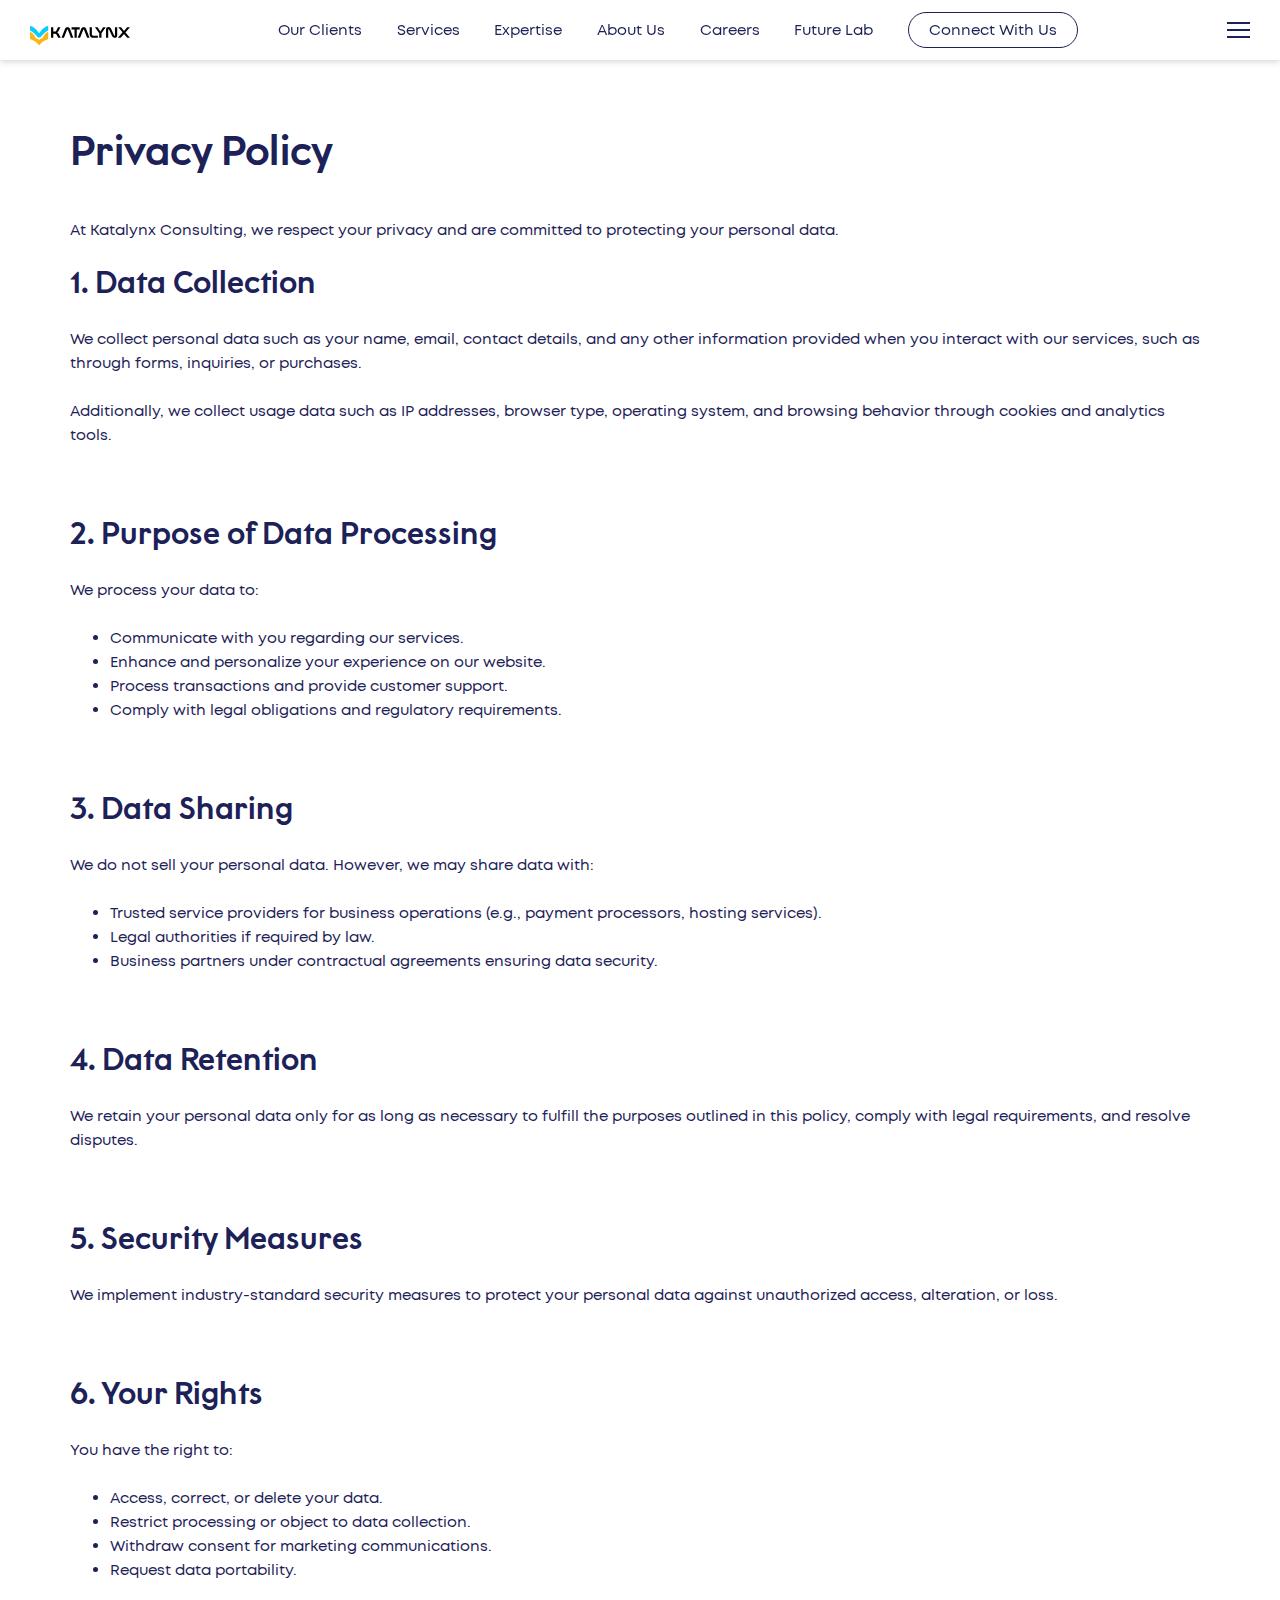
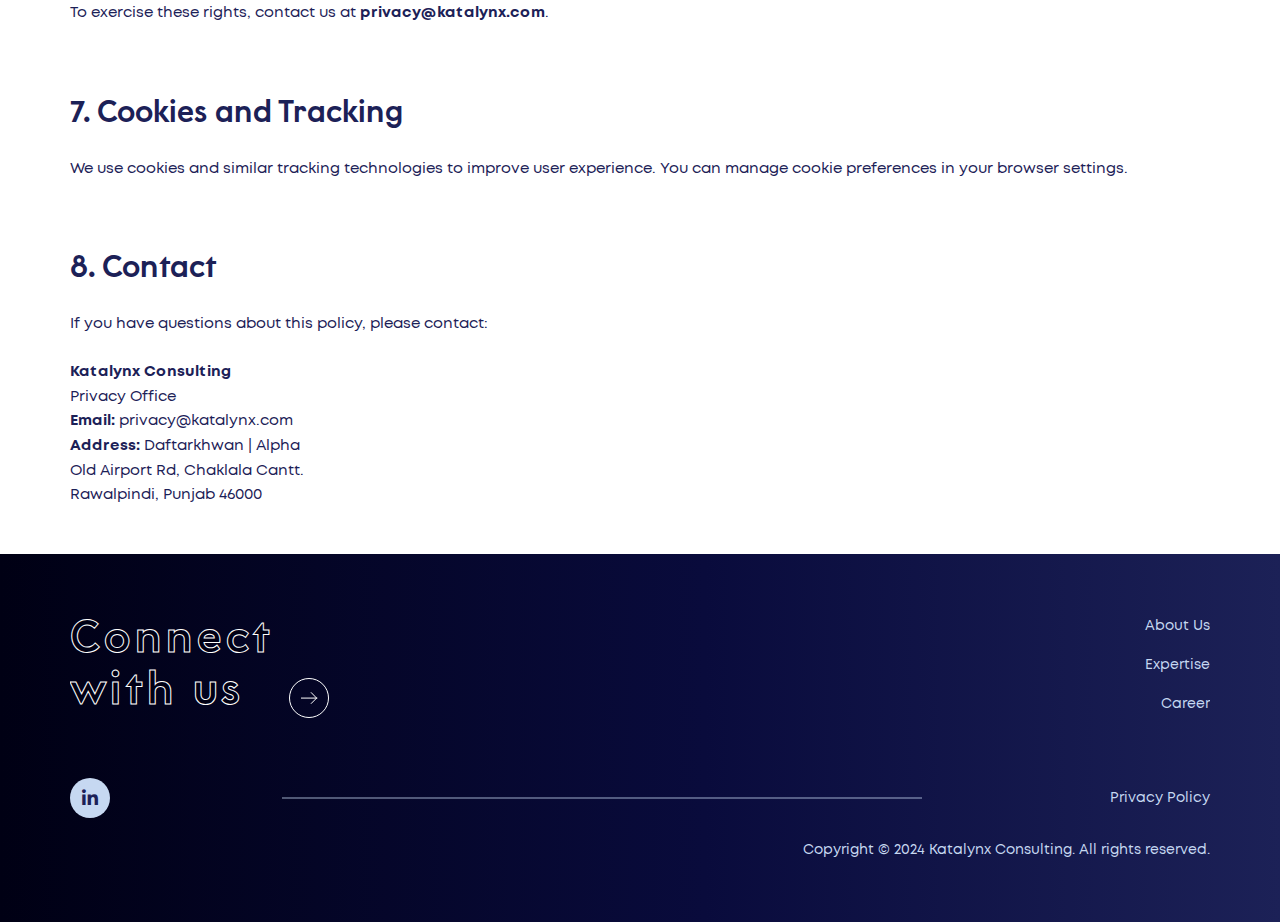
<file: privacy.html>
<!DOCTYPE html><html><head>

    <meta charset="UTF-8">
    <title>Our Clients | Strategy + Legal + Technology Consulting for innovation and technology infrastructure</title>
    
    <meta name="viewport" content="width=device-width, initial-scale=1, maximum-scale=1, user-scalable=no">
    <meta name="format-detection" content="telephone=yes">
    <meta name="theme-color" content="#1C2157">
    <meta name="facebook-domain-verification" content="ibfbs60bq3bphd62z1k3pqma1wqydf">
    
    
    <link rel="stylesheet" href="css/494NpfI0U0gq.css" type="text/css">
    <link rel="stylesheet" href="css/about.css" type="text/css">

    <link rel="stylesheet" href="css/1BK62LZVliJi.css" type="text/css" media="only screen and (max-width: 600px)">
    <link rel="stylesheet" href="css/SUsZqWY0Ofz3.css" type="text/css" media="only screen and (min-width: 601px) and (max-width: 840px)">
    
    <link rel="icon" type="image/x-icon" href="images/Katalynx-logo-icon.svg">
    
    <link rel="shortcut icon" href="nZSWAXbdP7Zq.ico" type="image/x-icon">
    
    <!--[if lt IE 9]>
    <script>
    document.createElement("header");
    document.createElement("nav");
    document.createElement("section");
    document.createElement("article");
    document.createElement("footer");
    </script>
    <script src="http://html5shiv.googlecode.com/svn/trunk/html5.js"></script>
    <![endif]-->
    
    <meta name="robots" content="index, follow, max-image-preview:large, max-snippet:-1, max-video-preview:-1">
        <style>img:is([sizes="auto" i], [sizes^="auto," i]) { contain-intrinsic-size: 3000px 1500px }</style>
    
        <!-- This site is optimized with the Yoast SEO plugin v24.0 - https://yoast.com/wordpress/plugins/seo/ -->
        <meta property="og:locale" content="en_US">
        <meta property="og:type" content="article">
        <meta property="og:title" content="About Katalynx">
        <meta property="og:description" content="Strategy + Legal + Technology Consulting for innovation and technology infrastructure">
        <meta property="article:modified_time" content="2024-10-25T11:36:23+00:00">
        <meta property="og:image" content="images/ckqG9rhFs24V.jpg">
        <meta property="og:image:width" content="1200">
        <meta property="og:image:height" content="675">
        <meta property="og:image:type" content="image/jpeg">
        <meta name="twitter:card" content="summary_large_image">
        <!-- / Yoast SEO plugin. -->
    
    
    <link rel="stylesheet" id="wp-block-library-css" href="css/Vc89m0amljLc.css" type="text/css" media="all">
    <style id="wp-block-library-theme-inline-css" type="text/css">
    .wp-block-audio :where(figcaption){color:#555;font-size:13px;text-align:center}.is-dark-theme .wp-block-audio :where(figcaption){color:#ffffffa6}.wp-block-audio{margin:0 0 1em}.wp-block-code{border:1px solid #ccc;border-radius:4px;font-family:Menlo,Consolas,monaco,monospace;padding:.8em 1em}.wp-block-embed :where(figcaption){color:#555;font-size:13px;text-align:center}.is-dark-theme .wp-block-embed :where(figcaption){color:#ffffffa6}.wp-block-embed{margin:0 0 1em}.blocks-gallery-caption{color:#555;font-size:13px;text-align:center}.is-dark-theme .blocks-gallery-caption{color:#ffffffa6}:root :where(.wp-block-image figcaption){color:#555;font-size:13px;text-align:center}.is-dark-theme :root :where(.wp-block-image figcaption){color:#ffffffa6}.wp-block-image{margin:0 0 1em}.wp-block-pullquote{border-bottom:4px solid;border-top:4px solid;color:currentColor;margin-bottom:1.75em}.wp-block-pullquote cite,.wp-block-pullquote footer,.wp-block-pullquote__citation{color:currentColor;font-size:.8125em;font-style:normal;text-transform:uppercase}.wp-block-quote{border-left:.25em solid;margin:0 0 1.75em;padding-left:1em}.wp-block-quote cite,.wp-block-quote footer{color:currentColor;font-size:.8125em;font-style:normal;position:relative}.wp-block-quote:where(.has-text-align-right){border-left:none;border-right:.25em solid;padding-left:0;padding-right:1em}.wp-block-quote:where(.has-text-align-center){border:none;padding-left:0}.wp-block-quote.is-large,.wp-block-quote.is-style-large,.wp-block-quote:where(.is-style-plain){border:none}.wp-block-search .wp-block-search__label{font-weight:700}.wp-block-search__button{border:1px solid #ccc;padding:.375em .625em}:where(.wp-block-group.has-background){padding:1.25em 2.375em}.wp-block-separator.has-css-opacity{opacity:.4}.wp-block-separator{border:none;border-bottom:2px solid;margin-left:auto;margin-right:auto}.wp-block-separator.has-alpha-channel-opacity{opacity:1}.wp-block-separator:not(.is-style-wide):not(.is-style-dots){width:100px}.wp-block-separator.has-background:not(.is-style-dots){border-bottom:none;height:1px}.wp-block-separator.has-background:not(.is-style-wide):not(.is-style-dots){height:2px}.wp-block-table{margin:0 0 1em}.wp-block-table td,.wp-block-table th{word-break:normal}.wp-block-table :where(figcaption){color:#555;font-size:13px;text-align:center}.is-dark-theme .wp-block-table :where(figcaption){color:#ffffffa6}.wp-block-video :where(figcaption){color:#555;font-size:13px;text-align:center}.is-dark-theme .wp-block-video :where(figcaption){color:#ffffffa6}.wp-block-video{margin:0 0 1em}:root :where(.wp-block-template-part.has-background){margin-bottom:0;margin-top:0;padding:1.25em 2.375em}
    </style>
    <style id="classic-theme-styles-inline-css" type="text/css">
    /*! This file is auto-generated */
    .wp-block-button__link{color:#fff;background-color:#32373c;border-radius:9999px;box-shadow:none;text-decoration:none;padding:calc(.667em + 2px) calc(1.333em + 2px);font-size:1.125em}.wp-block-file__button{background:#32373c;color:#fff;text-decoration:none}
    </style>
    <style id="global-styles-inline-css" type="text/css">
    :root{--wp--preset--aspect-ratio--square: 1;--wp--preset--aspect-ratio--4-3: 4/3;--wp--preset--aspect-ratio--3-4: 3/4;--wp--preset--aspect-ratio--3-2: 3/2;--wp--preset--aspect-ratio--2-3: 2/3;--wp--preset--aspect-ratio--16-9: 16/9;--wp--preset--aspect-ratio--9-16: 9/16;--wp--preset--color--black: #000000;--wp--preset--color--cyan-bluish-gray: #abb8c3;--wp--preset--color--white: #ffffff;--wp--preset--color--pale-pink: #f78da7;--wp--preset--color--vivid-red: #cf2e2e;--wp--preset--color--luminous-vivid-orange: #ff6900;--wp--preset--color--luminous-vivid-amber: #fcb900;--wp--preset--color--light-green-cyan: #7bdcb5;--wp--preset--color--vivid-green-cyan: #00d084;--wp--preset--color--pale-cyan-blue: #8ed1fc;--wp--preset--color--vivid-cyan-blue: #0693e3;--wp--preset--color--vivid-purple: #9b51e0;--wp--preset--gradient--vivid-cyan-blue-to-vivid-purple: linear-gradient(135deg,rgba(6,147,227,1) 0%,rgb(155,81,224) 100%);--wp--preset--gradient--light-green-cyan-to-vivid-green-cyan: linear-gradient(135deg,rgb(122,220,180) 0%,rgb(0,208,130) 100%);--wp--preset--gradient--luminous-vivid-amber-to-luminous-vivid-orange: linear-gradient(135deg,rgba(252,185,0,1) 0%,rgba(255,105,0,1) 100%);--wp--preset--gradient--luminous-vivid-orange-to-vivid-red: linear-gradient(135deg,rgba(255,105,0,1) 0%,rgb(207,46,46) 100%);--wp--preset--gradient--very-light-gray-to-cyan-bluish-gray: linear-gradient(135deg,rgb(238,238,238) 0%,rgb(169,184,195) 100%);--wp--preset--gradient--cool-to-warm-spectrum: linear-gradient(135deg,rgb(74,234,220) 0%,rgb(151,120,209) 20%,rgb(207,42,186) 40%,rgb(238,44,130) 60%,rgb(251,105,98) 80%,rgb(254,248,76) 100%);--wp--preset--gradient--blush-light-purple: linear-gradient(135deg,rgb(255,206,236) 0%,rgb(152,150,240) 100%);--wp--preset--gradient--blush-bordeaux: linear-gradient(135deg,rgb(254,205,165) 0%,rgb(254,45,45) 50%,rgb(107,0,62) 100%);--wp--preset--gradient--luminous-dusk: linear-gradient(135deg,rgb(255,203,112) 0%,rgb(199,81,192) 50%,rgb(65,88,208) 100%);--wp--preset--gradient--pale-ocean: linear-gradient(135deg,rgb(255,245,203) 0%,rgb(182,227,212) 50%,rgb(51,167,181) 100%);--wp--preset--gradient--electric-grass: linear-gradient(135deg,rgb(202,248,128) 0%,rgb(113,206,126) 100%);--wp--preset--gradient--midnight: linear-gradient(135deg,rgb(2,3,129) 0%,rgb(40,116,252) 100%);--wp--preset--font-size--small: 13px;--wp--preset--font-size--medium: 20px;--wp--preset--font-size--large: 36px;--wp--preset--font-size--x-large: 42px;--wp--preset--spacing--20: 0.44rem;--wp--preset--spacing--30: 0.67rem;--wp--preset--spacing--40: 1rem;--wp--preset--spacing--50: 1.5rem;--wp--preset--spacing--60: 2.25rem;--wp--preset--spacing--70: 3.38rem;--wp--preset--spacing--80: 5.06rem;--wp--preset--shadow--natural: 6px 6px 9px rgba(0, 0, 0, 0.2);--wp--preset--shadow--deep: 12px 12px 50px rgba(0, 0, 0, 0.4);--wp--preset--shadow--sharp: 6px 6px 0px rgba(0, 0, 0, 0.2);--wp--preset--shadow--outlined: 6px 6px 0px -3px rgba(255, 255, 255, 1), 6px 6px rgba(0, 0, 0, 1);--wp--preset--shadow--crisp: 6px 6px 0px rgba(0, 0, 0, 1);}:where(.is-layout-flex){gap: 0.5em;}:where(.is-layout-grid){gap: 0.5em;}body .is-layout-flex{display: flex;}.is-layout-flex{flex-wrap: wrap;align-items: center;}.is-layout-flex > :is(*, div){margin: 0;}body .is-layout-grid{display: grid;}.is-layout-grid > :is(*, div){margin: 0;}:where(.wp-block-columns.is-layout-flex){gap: 2em;}:where(.wp-block-columns.is-layout-grid){gap: 2em;}:where(.wp-block-post-template.is-layout-flex){gap: 1.25em;}:where(.wp-block-post-template.is-layout-grid){gap: 1.25em;}.has-black-color{color: var(--wp--preset--color--black) !important;}.has-cyan-bluish-gray-color{color: var(--wp--preset--color--cyan-bluish-gray) !important;}.has-white-color{color: var(--wp--preset--color--white) !important;}.has-pale-pink-color{color: var(--wp--preset--color--pale-pink) !important;}.has-vivid-red-color{color: var(--wp--preset--color--vivid-red) !important;}.has-luminous-vivid-orange-color{color: var(--wp--preset--color--luminous-vivid-orange) !important;}.has-luminous-vivid-amber-color{color: var(--wp--preset--color--luminous-vivid-amber) !important;}.has-light-green-cyan-color{color: var(--wp--preset--color--light-green-cyan) !important;}.has-vivid-green-cyan-color{color: var(--wp--preset--color--vivid-green-cyan) !important;}.has-pale-cyan-blue-color{color: var(--wp--preset--color--pale-cyan-blue) !important;}.has-vivid-cyan-blue-color{color: var(--wp--preset--color--vivid-cyan-blue) !important;}.has-vivid-purple-color{color: var(--wp--preset--color--vivid-purple) !important;}.has-black-background-color{background-color: var(--wp--preset--color--black) !important;}.has-cyan-bluish-gray-background-color{background-color: var(--wp--preset--color--cyan-bluish-gray) !important;}.has-white-background-color{background-color: var(--wp--preset--color--white) !important;}.has-pale-pink-background-color{background-color: var(--wp--preset--color--pale-pink) !important;}.has-vivid-red-background-color{background-color: var(--wp--preset--color--vivid-red) !important;}.has-luminous-vivid-orange-background-color{background-color: var(--wp--preset--color--luminous-vivid-orange) !important;}.has-luminous-vivid-amber-background-color{background-color: var(--wp--preset--color--luminous-vivid-amber) !important;}.has-light-green-cyan-background-color{background-color: var(--wp--preset--color--light-green-cyan) !important;}.has-vivid-green-cyan-background-color{background-color: var(--wp--preset--color--vivid-green-cyan) !important;}.has-pale-cyan-blue-background-color{background-color: var(--wp--preset--color--pale-cyan-blue) !important;}.has-vivid-cyan-blue-background-color{background-color: var(--wp--preset--color--vivid-cyan-blue) !important;}.has-vivid-purple-background-color{background-color: var(--wp--preset--color--vivid-purple) !important;}.has-black-border-color{border-color: var(--wp--preset--color--black) !important;}.has-cyan-bluish-gray-border-color{border-color: var(--wp--preset--color--cyan-bluish-gray) !important;}.has-white-border-color{border-color: var(--wp--preset--color--white) !important;}.has-pale-pink-border-color{border-color: var(--wp--preset--color--pale-pink) !important;}.has-vivid-red-border-color{border-color: var(--wp--preset--color--vivid-red) !important;}.has-luminous-vivid-orange-border-color{border-color: var(--wp--preset--color--luminous-vivid-orange) !important;}.has-luminous-vivid-amber-border-color{border-color: var(--wp--preset--color--luminous-vivid-amber) !important;}.has-light-green-cyan-border-color{border-color: var(--wp--preset--color--light-green-cyan) !important;}.has-vivid-green-cyan-border-color{border-color: var(--wp--preset--color--vivid-green-cyan) !important;}.has-pale-cyan-blue-border-color{border-color: var(--wp--preset--color--pale-cyan-blue) !important;}.has-vivid-cyan-blue-border-color{border-color: var(--wp--preset--color--vivid-cyan-blue) !important;}.has-vivid-purple-border-color{border-color: var(--wp--preset--color--vivid-purple) !important;}.has-vivid-cyan-blue-to-vivid-purple-gradient-background{background: var(--wp--preset--gradient--vivid-cyan-blue-to-vivid-purple) !important;}.has-light-green-cyan-to-vivid-green-cyan-gradient-background{background: var(--wp--preset--gradient--light-green-cyan-to-vivid-green-cyan) !important;}.has-luminous-vivid-amber-to-luminous-vivid-orange-gradient-background{background: var(--wp--preset--gradient--luminous-vivid-amber-to-luminous-vivid-orange) !important;}.has-luminous-vivid-orange-to-vivid-red-gradient-background{background: var(--wp--preset--gradient--luminous-vivid-orange-to-vivid-red) !important;}.has-very-light-gray-to-cyan-bluish-gray-gradient-background{background: var(--wp--preset--gradient--very-light-gray-to-cyan-bluish-gray) !important;}.has-cool-to-warm-spectrum-gradient-background{background: var(--wp--preset--gradient--cool-to-warm-spectrum) !important;}.has-blush-light-purple-gradient-background{background: var(--wp--preset--gradient--blush-light-purple) !important;}.has-blush-bordeaux-gradient-background{background: var(--wp--preset--gradient--blush-bordeaux) !important;}.has-luminous-dusk-gradient-background{background: var(--wp--preset--gradient--luminous-dusk) !important;}.has-pale-ocean-gradient-background{background: var(--wp--preset--gradient--pale-ocean) !important;}.has-electric-grass-gradient-background{background: var(--wp--preset--gradient--electric-grass) !important;}.has-midnight-gradient-background{background: var(--wp--preset--gradient--midnight) !important;}.has-small-font-size{font-size: var(--wp--preset--font-size--small) !important;}.has-medium-font-size{font-size: var(--wp--preset--font-size--medium) !important;}.has-large-font-size{font-size: var(--wp--preset--font-size--large) !important;}.has-x-large-font-size{font-size: var(--wp--preset--font-size--x-large) !important;}
    :where(.wp-block-post-template.is-layout-flex){gap: 1.25em;}:where(.wp-block-post-template.is-layout-grid){gap: 1.25em;}
    :where(.wp-block-columns.is-layout-flex){gap: 2em;}:where(.wp-block-columns.is-layout-grid){gap: 2em;}
    :root :where(.wp-block-pullquote){font-size: 1.5em;line-height: 1.6;}
    </style>
    <link rel="stylesheet" id="wpml-blocks-css" href="css/fPwu8HFJ3kfa.css" type="text/css" media="all">
    <link rel="stylesheet" href="css/single-service.css" type="text/css">
    <link rel="stylesheet" id="contact-form-7-css" href="css/F0RNFzs7ZMyP.css" type="text/css" media="all">
    <link rel="stylesheet" id="wpa-css-css" href="css/DyCBeF6PUfgx.css" type="text/css" media="all">
    <link rel="stylesheet" id="wpml-menu-item-0-css" href="css/AtTC0AFimkpC.css" type="text/css" media="all">
    <link rel="stylesheet" id="search-filter-plugin-styles-css" href="css/FSuTOtWy3qNy.css" type="text/css" media="all">
    <link rel="stylesheet" id="borlabs-cookie-css" href="css/UmhBQnDnfecl.css" type="text/css" media="all">
    <style id="generateblocks-inline-css" type="text/css">
    .gb-container .wp-block-image img{vertical-align:middle;}.gb-grid-wrapper .wp-block-image{margin-bottom:0;}.gb-highlight{background:none;}.gb-container-link{position:absolute;top:0;right:0;bottom:0;left:0;z-index:99;}
    </style>
    
    <script type="text/javascript" src="js/KeFz8wgcpkMG.js" id="jquery-core-js"></script>
    
    
    
    
    
    
    
    
    <meta name="generator" content="WPML ver:4.6.14 stt:1,3;">
    <!-- Google Tag Manager -->
    
    <!-- End Google Tag Manager -->
    </head>
    <body class="privacy-policy page-template-default page page-id-3 wp-embed-responsive en">
        <header id="_nav_header">
            <div class="logo desktop">
                <a href="index.html">
                    <svg version="1.1" id="Ebene_1" xmlns="http://www.w3.org/2000/svg" xmlns:xlink="http://www.w3.org/1999/xlink" x="0px" y="0px" viewBox="0 0 200 50" enable-background="new 0 0 200 50" xml:space="preserve">
                        <img src="./images/Katalynx-Logo- Colored.svg" alt="" style="width: 100%; margin-top:-40%;" id="logo">
                    </svg>
                </a></div>

            <div class="top_nav"><div class="menu-top-navigation-container"><ul id="menu-top-navigation" class="menu"><li id="menu-item-27" class="scrollLink menu-item menu-item-type-custom menu-item-object-custom current-menu-item current_page_item menu-item-27"><a href="our_clients.html" aria-current="page">Our Clients</a></li>
<li id="menu-item-84938" class="scrollLink menu-item menu-item-type-custom menu-item-object-custom current-menu-item current_page_item menu-item-84938"><a href="our_services.html" aria-current="page">Services</a></li>
<li id="menu-item-85733" class="scrollLink menu-item menu-item-type-custom menu-item-object-custom current-menu-item current_page_item menu-item-85733"><a href="expertise.html" aria-current="page">Expertise</a></li>
<li id="menu-item-85269" class="menu-item menu-item-type-post_type menu-item-object-page menu-item-85269"><a href="about-us.html">About Us</a></li>
<li id="menu-item-85269" class="menu-item menu-item-type-post_type menu-item-object-page menu-item-85269"><a href="careers.html">Careers</a></li>

<li id="menu-item-87023" class="menu-item menu-item-type-post_type menu-item-object-page menu-item-87023"><a href="coming-soon.html">Future Lab</a></li>
<li id="menu-item-84993" class="contact menu-item menu-item-type-post_type menu-item-object-page menu-item-84993"><a href="contact-us.html">Connect With Us</a></li>
</ul></div></div>
            
            <div class="nav_bar">
                <div class="burger">
                    <div></div>
                    <div></div>
                    <div></div>
                </div>
            </div>
            
            
            <nav>
                <div class="top_mobile">
                    <div class="active main_nav_btn" data-sec="main_nav">What we do</div>
                    <div class="sec_nav_btn" data-sec="sec_nav">Who we are</div>
                </div>
                
                <div class="main_nav navigation">
                    <div class="top">
                        <div class="nav-logo"><a href="index.html"><noscript><img src="./images/Katalynx-Logo- white.svg"></noscript><img class="lazyload" src="data:image/svg+xml,%3Csvg%20xmlns=%22http://www.w3.org/2000/svg%22%20viewBox=%220%200%20210%20140%22%3E%3C/svg%3E" data-src="./images/Katalynx-Logo- white.svg"></a></div>
                        <div class="nav-title">What we do</div>
                    </div>
                    
                    <div class="menu-primary-navigation-container"><ul id="menu-primary-navigation" class="menu">
                        <li id="menu-item-85238" class="menu-item menu-item-type-post_type menu-item-object-page menu-item-85238"><a href="our_services.html">Services</a></li>
                        <li id="menu-item-85238" class="menu-item menu-item-type-post_type menu-item-object-page menu-item-85238"><a href="our_clients.html">Clients</a></li>
<li id="menu-item-85238" class="menu-item menu-item-type-post_type menu-item-object-page menu-item-85238"><a href="expertise.html">Expertise</a></li>
<li id="menu-item-87982" class="menu-item menu-item-type-post_type menu-item-object-page menu-item-87982"><a href="coming-soon.html">Future Lab</a></li>
<li id="menu-item-85595" class="contact mobile menu-item menu-item-type-post_type menu-item-object-page menu-item-85595"><a href="contact-us.html">Connect with us</a></li>
</ul></div>							
                    <div class="d"><noscript><img src="./images/d.svg"></noscript><img class="lazyload" src="data:image/svg+xml,%3Csvg%20xmlns=%22http://www.w3.org/2000/svg%22%20viewBox=%220%200%20210%20140%22%3E%3C/svg%3E" data-src="./images/d.svg"></div>
                </div>
    
                <div class="sec_nav navigation">
                    <div class="top">
                        <div class="nav-title">Who we are</div></div>
                    <div class="nav-container">
                        <div class="menu-secondary-navigation-container"><ul id="menu-secondary-navigation" class="menu"><li id="menu-item-85241" class="menu-item menu-item-type-post_type menu-item-object-page menu-item-85241"><a href="about-us.html">About Katalynx</a></li>
<li id="menu-item-85243" class="menu-item menu-item-type-post_type menu-item-object-page menu-item-85243"><a href="careers.html">Careers</a></li>
<li id="menu-item-91140" class="menu-item menu-item-type-post_type menu-item-object-page menu-item-91140"><a href="coming-soon.html">News</a></li>
<li id="menu-item-85246" class="contact menu-item menu-item-type-post_type menu-item-object-page menu-item-85246"><a href="contact-us.html">Connect with us</a></li>
</ul></div>							
                        <div class="nav-contact">
                            <div class="dc"><noscript><img src="./images/dc_blue.svg"></noscript><img class="lazyload" src="data:image/svg+xml,%3Csvg%20xmlns=%22http://www.w3.org/2000/svg%22%20viewBox=%220%200%20210%20140%22%3E%3C/svg%3E" data-src="./images/dc_blue.svg"></div>
                                                        <a href="info@katalynx.com">info@katalynx.com</a><br>
                            <a href="tel:+49 30 586 930 000">+92 311 0000000</a><br> 
                            <a href="https://www.google.com/maps/place/Daftarkhwan+%7C+Alpha/@33.6067052,73.0980566,17z/data=!3m1!4b1!4m6!3m5!1s0x38dfebe171eab46d:0x668f0f33eeab4c68!8m2!3d33.6067052!4d73.1006315!16s%2Fg%2F11tmrw5lqf?entry=ttu&g_ep=EgoyMDI0MTEyNC4xIKXMDSoASAFQAw%3D%3D" target="_blank">Daftarkhwan | Alpha<br>
                                Old Airport Rd, Chaklala Cantt.<br>
                                Rawalpindi, Punjab 46000</a>
                                                    </div>
                        
                    </div>
                    <div class="c"><noscript><img src="./images/c.svg"></noscript><img class="lazyload" src="data:image/svg+xml,%3Csvg%20xmlns=%22http://www.w3.org/2000/svg%22%20viewBox=%220%200%20210%20140%22%3E%3C/svg%3E" data-src="./images/c.svg"></div>
                </div>
            </nav>
            
            
            
            <div class="nav_bar_mobile">
                <div class="logo mobile">
                    <a href="index.html">
                    <svg version="1.1" id="Ebene_1" xmlns="http://www.w3.org/2000/svg" xmlns:xlink="http://www.w3.org/1999/xlink" x="0px" y="0px" viewBox="0 0 200 50" enable-background="new 0 0 200 50" xml:space="preserve">
                        <img src="./images/Katalynx-Logo- Colored.svg" alt="" style="width: 100%; margin-top:-40%;" id="logo">

                    </svg>
                </a>
                </div>
                <div class="burger">
                    <div></div>
                    <div></div>
                    <div></div>
                </div>
            </div>
            
            
        </header>
        <div class="container">
        <br>
        <br>
        <h1>Privacy Policy</h1>
        <p>At Katalynx Consulting, we respect your privacy and are committed to protecting your personal data.</p>
        
        <h2>1. Data Collection</h2>
        <p>We collect personal data such as your name, email, contact details, and any other information provided when you interact with our services, such as through forms, inquiries, or purchases.</p>
        <p>Additionally, we collect usage data such as IP addresses, browser type, operating system, and browsing behavior through cookies and analytics tools.</p>
        
        <h2>2. Purpose of Data Processing</h2>
        <p>We process your data to:</p>
        <ul>
            <li>Communicate with you regarding our services.</li>
            <li>Enhance and personalize your experience on our website.</li>
            <li>Process transactions and provide customer support.</li>
            <li>Comply with legal obligations and regulatory requirements.</li>
        </ul>
        
        <h2>3. Data Sharing</h2>
        <p>We do not sell your personal data. However, we may share data with:</p>
        <ul>
            <li>Trusted service providers for business operations (e.g., payment processors, hosting services).</li>
            <li>Legal authorities if required by law.</li>
            <li>Business partners under contractual agreements ensuring data security.</li>
        </ul>
        
        <h2>4. Data Retention</h2>
        <p>We retain your personal data only for as long as necessary to fulfill the purposes outlined in this policy, comply with legal requirements, and resolve disputes.</p>
        
        <h2>5. Security Measures</h2>
        <p>We implement industry-standard security measures to protect your personal data against unauthorized access, alteration, or loss.</p>
        
        <h2>6. Your Rights</h2>
        <p>You have the right to:</p>
        <ul>
            <li>Access, correct, or delete your data.</li>
            <li>Restrict processing or object to data collection.</li>
            <li>Withdraw consent for marketing communications.</li>
            <li>Request data portability.</li>
        </ul>
        <p>To exercise these rights, contact us at <strong>privacy@katalynx.com</strong>.</p>
        
        <h2>7. Cookies and Tracking</h2>
        <p>We use cookies and similar tracking technologies to improve user experience. You can manage cookie preferences in your browser settings.</p>
        
        <h2>8. Contact</h2>
        <p>If you have questions about this policy, please contact:</p>
        <p><strong>Katalynx Consulting</strong><br> Privacy Office<br> <b>Email:</b> <a href="mailto:privacy@katalynx.com">privacy@katalynx.com</a><br><b>Address:</b> Daftarkhwan | Alpha<br>
            Old Airport Rd, Chaklala Cantt.<br>
            Rawalpindi, Punjab 46000</p>
        </div>
    <br>
    <br>
    <footer>
        <div class="container">
        
            <div class="wrapper grid-2">
                <div class="column">
                    <a href="contact-us.html" class="read-more white"><p class="header">Connect <br>with us</p></a>
                </div>
    
                <div class="column">
                    <div class="footer_nav"><div class="menu-footer-navigation-container"><ul id="menu-footer-navigation" class="menu"><li id="menu-item-84722" class="menu-item menu-item-type-post_type menu-item-object-page menu-item-84722"><a href="about-us.html">About Us</a></li>
    <li id="menu-item-84728" class="menu-item menu-item-type-post_type menu-item-object-page menu-item-84728"><a href="expertise.html">Expertise</a></li>
    <li id="menu-item-84727" class="menu-item menu-item-type-post_type menu-item-object-page menu-item-84727"><a href="careers.html">Career</a></li>
    </ul></div></div>
                </div>
            </div>
            
            <div class="wrapper">
                <div class="col"><a href="https://www.linkedin.com/company/katalynx-consulting" target="_blank"><i class="fab fa-linkedin-in"></i></a></div>
                <div class="col"><div class="line"></div></div>
                <div class="col footer_nav_legal"><div class="menu-footer-legal-notes-container"><ul id="menu-footer-legal-notes" class="menu">
    <li id="menu-item-84733" class="menu-item menu-item-type-post_type menu-item-object-page menu-item-privacy-policy menu-item-84733"><a rel="privacy-policy" href="privacy.html">Privacy Policy</a></li>
    </ul></div></div>
            </div>
            
            <div class="copyright">Copyright © 2024 Katalynx Consulting. All rights reserved.</div>
            
        </div>
    </footer>
    
    </div>
    </script></div><!--googleon: all--><noscript><style>.lazyload{display:none;}</style></noscript><script data-noptimize="1">window.lazySizesConfig=window.lazySizesConfig||{};window.lazySizesConfig.loadMode=1;</script><script async="" data-noptimize="1" src="js/tXfRp2tVbICm.js"></script><script type="text/javascript" src="js/hg9YNbXr8LSE.js" id="wp-hooks-js"></script>
    <script type="text/javascript" src="js/Mh1tmpq8T5L1.js" id="wp-i18n-js"></script>
    
    
    
    
    <script type="text/javascript" src="js/wZyhqElptgUH.js" id="contact-form-7-js"></script>
    
    <script defer="" src="js/K1RiI8LgWOqG.js"></script>
    
    <script>
        window.addEventListener('scroll', function () {
            const logo = document.querySelector('#logo'); // Select the logo
            const scrollThreshold = 70; // Pixels scrolled before the change
            
            if (window.scrollY > scrollThreshold) {
                // Change to a new logo
                logo.setAttribute('src', './images/Katalynx-Logo- Colored.svg');
            } else {
                // Revert to the original logo
            }
        });
    </script>
    
    </body>    
    
    </html>
</file>
<file: css/494NpfI0U0gq.css>
/*
Theme Name: Dierks+Company
Description: Exklusive Template für Dierks+Company Consulting GmbH
Author: Lukasz Zdunek / LKS advertising
Author URI: https://www.lks-webdesign.de
*/

@import url('header.css');
@import url('nav.css');
@import url('vb.css');
@import url('elements.css');
@import url('home.css');
@import url('contact.css');
@import url('contact-new.css');
@import url('hero.css');
@import url('spotlights-overview.css');
@import url('impact-stories-overview.css');
@import url('publications-overview.css');
@import url('awards-overview.css');
@import url('awards-new.css');
@import url('news-overview.css');
@import url('service-overview.css');
@import url('single-service.css');
@import url('single-service-b.css');
@import url('single-service-b2.css');
@import url('single-service-c.css');
@import url('single-post.css');
@import url('single-spotlight.css');
@import url('single-impact_stories.css');
@import url('single-podcast.css');
@import url('single-portfolio.css'); /* publication */
@import url('single-news.css');
@import url('team-overview.css');
@import url('single-member.css');
@import url('single-job.css');
@import url('page-default.css');
@import url('podcast-overview.css');
@import url('career.css');
@import url('about.css');
@import url('topics.css');
@import url('single-client.css');
@import url('single-info-session.css');
@import url('glossary.css');
@import url('glossary-horizontal.css');
@import url('memberships.css');
@import url('carousel-slider.css');
@import url('coming-soon.css');
@import url('404.css');
@import url('footer.css');
@import url('all.css');
@import url('brands.css');
@import url('lightcase.css');


@font-face {
    font-family: 'LitSans';
    src: url('../fonts/ulM5vXAhRC3a.eot');
    src: url('../fonts/ulM5vXAhRC3a.eot#iefix') format('embedded-opentype'),
        url('../fonts/PA5Y3odciqgg.woff2') format('woff2'),
        url('../fonts/jzjQ1bbO2CXC.woff') format('woff'),
        url('../fonts/KYoPi5P6ojXg.ttf') format('truetype'),
        url('../images/uMnKTIdI2mpH.svg#LitSans-Medium') format('svg');
    font-weight: 500;
    font-style: normal;
    font-display: swap;
}

@font-face {
    font-family: 'MontBold';
    src: url('../fonts/WSFZtjwj4EnZ.eot');
    src: url('../fonts/WSFZtjwj4EnZ.eot#iefix') format('embedded-opentype'),
        url('../fonts/IBWIckS7IuPT.woff2') format('woff2'),
        url('../fonts/xj02tA3BlGTc.woff') format('woff'),
        url('../fonts/IBal5eneTYNk.ttf') format('truetype'),
        url('../images/rTxaUbkH16DL.svg#Mont-Bold') format('svg');
    font-weight: bold;
    font-style: normal;
    font-display: swap;
}

@font-face {
    font-family: 'MontRegular';
    src: url('../fonts/vAHoDBnfzts7.eot');
    src: url('../fonts/vAHoDBnfzts7.eot#iefix') format('embedded-opentype'),
         url('../fonts/YqeHPoofn2G2.woff2') format('woff2'),
         url('../fonts/ywu2irBQ8bzW.woff') format('woff'),
         url('../fonts/o7J3ZAaTELnE.ttf') format('truetype'),
         url('../images/paC27kQA8uV8.svg#montregular') format('svg');
    font-weight: normal;
    font-style: normal;
	font-display: swap;
}


* {
    box-sizing: border-box;
  	-webkit-box-sizing: border-box;
	outline: none!important;
}

html {
	-webkit-text-size-adjust: 100%;

	font-variant-ligatures: none;
	-webkit-font-variant-ligatures: none;

	text-rendering: optimizeLegibility;
	-moz-osx-font-smoothing: grayscale;

	font-smoothing: antialiased;
	-webkit-font-smoothing: antialiased;
}

body {
	width: 100%;
	height: 100%;
	min-height: 100%;
	font-family: 'MontRegular', Arial, Helvetica, sans-serif;
	font-weight: 400;
	font-size: 15px;
	line-height: 1.6em;
	color: #1C2157;
	margin: 0;
	padding: 0;
	background: #000014;
	background: -moz-linear-gradient(left,  #000014 0%, #090b3c 55%, #1c2157 100%);
	background: -webkit-linear-gradient(left,  #000014 0%,#090b3c 55%,#1c2157 100%);
	background: linear-gradient(to right,  #000014 0%,#090b3c 55%,#1c2157 100%);
	filter: progid:DXImageTransform.Microsoft.gradient( startColorstr='#000014', endColorstr='#1c2157',GradientType=1 );
}

body.logged-in.admin-bar, 
body.logged-in.admin-bar header {
	margin-top: 32px;
}



header, section, article, footer {
	display: block;
}

img, td {
	border: none;
}

img {
	max-width: 100%;
	height: auto;
}

img.alignleft {
    float: left;
	margin-right: 30px;
}

img.alignright {
    float: right;
	margin-left: 30px;
}

img.aligncenter {
    display: block;
  	margin: 0 auto;
}

img.small {
    max-width: 100px;
	max-height: 100px;
	height: auto;
	width: auto;
}

img.medium {
    max-width: 200px;
	max-height: 200px;
	height: auto;
	width: auto;
}

img.rund {
	-webkit-border-radius: 50%;
	-moz-border-radius: 50%;
	border-radius: 50%;
}

.clear {
	clear: both;
	float: none;
}

.clear-mobile {
  display: none;
	clear: both;
	float: none;
}

.small {
	font-size: 75%;
}

.aligncenter {
	text-align: center;
}

.alignleft {
	text-align: left;
}

.alignright {
	text-align: right;
}

.alignright a.action-button {
	float: right;
}

.inline-block {
  display: inline-block;
}

a {
	color: #1C2157;
	text-decoration: none;
	-webkit-transition: all 0.3s;
	-moz-transition: all 0.3s;
	transition: all 0.3s;
}

.home a {
	color: #C6D8F1;
}

.home a:hover {
	color: #fff;
}


a:hover {
	color: #1C2157;
	text-decoration: none;
}

.only-mobile {
	display: none!important;
}

hr {
	margin: 5em 0;
    border: none;
    height: 1px;
    background: #d5dedf;
}

iframe {
	  max-width: 100%;
	  border: 0;
    font: inherit;
    font-size: 100%;
    font-style: inherit;
    font-weight: inherit;
    margin: 0;
    outline: 0;
    padding: 0;
    vertical-align: baseline;
}

strong, b {
  	font-family: 'MontBold';
	font-weight: normal;
}

video {
	max-width: 100%;
}


::-webkit-input-placeholder { /* Chrome/Opera/Safari */
  color: #1C2157;
}
::-moz-placeholder { /* Firefox 19+ */
  color: #1C2157;
}
:-ms-input-placeholder { /* IE 10+ */
  color: #1C2157;
}
:-moz-placeholder { /* Firefox 18- */
  color: #1C2157;
}

/* ---------------------- AUFBAU ------------------------------- */

article {
  width: 100%;
  margin: 0 auto;
  padding: 0;
  position: relative;
}

section {
	position: relative;
	margin: 0 auto;
	width: 100%;
	padding: 150px 0;
	clear: both;
	overflow: hidden;
}

.container {
  	width: 100%;
	max-width: 1200px;
	padding: 0 30px;
	margin: 0 auto;
}


.wrapper {
	display: -webkit-flex;
	display: -ms-flexbox;
	display: flex;
	-webkit-flex-wrap: wrap;
	-ms-flex-wrap: wrap;
	flex-wrap: wrap;
	justify-content: center;
}


/* ---------------------- CONTENT ------------------------------- */


p {
  margin: 1.2em 0 1.6em 0;
}

p:first-child {
	margin: 0 0 1.6em 0;
}

p:last-child {
	margin-bottom: 0;
}




section ul {
	margin: 2.2em 0 3em 0;
	padding: 0;
	list-style: none;
}

section ul:last-child {
	margin-bottom: 0;
}

section ul li {
	margin: 0 0 12px 19px;
  	line-height: 1.7em;
}


section ul li:before {
    font-family: 'Font Awesome 5 Free';
    content: '\f111';
	font-size: 8px;
    width: 19px;
    margin-left: -19px;
	transform: translateY(-2px);
    display: inline-block;
    color: inherit;
    font-weight: 900;
}

section ol {
	margin: 2.2em 0 3em 0;
	padding: 0;
}

section ol li {
	margin: 0 0 12px 19px;
  	line-height: 1.7em;
}


/* ---------------------- Überschriften ------------------------------- */



h1 {
	font-family: 'LitSans';
	font-size: 2.7em;
	font-weight: normal;
	line-height: 1.2em;
	padding: 0;
	color: #1C2157;
	margin: 2em 0 1em 0;
	position: relative;
	word-wrap: break-word;
}

h2,
p.header {
	font-family: 'LitSans';
	font-size: 2em;
	font-weight: 400;
	line-height: 1.2em;
	margin: 70px 0 25px 0;
	color: #1C2157;
  	word-wrap: break-word;
}

h2 + p.subtitle {
	font-size: 1em;
	margin-bottom: 60px;
}


h3 {
	font-family: 'LitSans';
  	font-size: 1.3em;
  	font-weight: 400;
  	padding: 0;
  	margin: 2.5em 0 1em 0;
  	line-height: 1.5em;
  	color: #1C2157;
  	word-wrap: break-word;
}

h4 {
	font-family: 'LitSans';
  	font-size: 1.1em;
  	font-weight: 400;
  	margin: 2.5em 0 0.9em 0;
}


h2:first-child, h2:first-of-type,
h3:first-child, h3:first-of-type,
h4:first-child,
p.header:first-child, p.header:first-of-type {
	margin-top: 0;
}


/* ---------------------- BUTTONS ------------------------------- */


a.action-button {
    -moz-appearance: none!important;
    -webkit-appearance: none!important;
    display: flex;
    justify-content: center;
    align-items: center;
    font-size: 1.1em;
    width: auto;
    max-width: 260px;
    height: 60px;
    /* background: #009ee2; */
    color: #fff;

    cursor: pointer;
    padding: 0 20px;
    margin: 0;

    -webkit-transition: all 0.3s;
    -moz-transition: all 0.3s;
    transition: all 0.3s;

    position: relative;
  	overflow: hidden;
  	z-index: 1;
}

a.action-button::after {
    content: '';
    position: absolute;
    bottom: 0;
    left: 0;
    width: 100%;
    height: 100%;
    background-color: #009ee2;
    z-index: -2;
}

a.action-button::before {
    content: '';
    position: absolute;
    bottom: 0;
    left: 0;
    width: 0%;
    height: 100%;
    background-color: #fff;
	box-shadow: inset 0 0 0 1px #009ee2;
    transition: all .3s;
    z-index: -1;
}

a.action-button.dark::before {
    background-color: #1d1d1b;
	  box-shadow: inset 0 0 0 1px #009ee2;
}

a.action-button:hover {
    color: #009ee2;
}

a.action-button:hover::before {
    width: 100%;
}




a.weiterlesen {
	display: inline-block;
	color: #009ee2;
}

a.weiterlesen::before {
	display: inline-block;
	font-family: 'Font Awesome 5 Free';
	content: '\f105';
	font-size: 0.9em;
	font-weight: 900;
	margin-right: 9px;
	color: #009ee2;

	-webkit-transition: all 0.3s;
	-moz-transition: all 0.3s;
	transition: all 0.3s;
}

a.weiterlesen:hover::before {
	transform: translateX(4px);
}



/* ---------------------- GRIDS ------------------------------- */

.col {
  -webkit-box-flex: 1;
     -moz-box-flex: 1;
      -ms-box-flex: 1;
          box-flex: 1;

  -webkit-flex: 1;
     -moz-flex: 1;
      -ms-flex: 1;
          flex: 1;

    margin: 0 30px;
}


.grid-1, .grid-2, .grid-3, .grid-4, .grid-5, .grid-6 {
    overflow: hidden;
	  clear: both;
  	margin-bottom: 3.5em;
}


.column-40 {
  float: left;
  width: calc(40% - 40px);
  overflow: hidden;
}

.column-60 {
  float: left;
  width: calc(60% - 40px);
  overflow: hidden;
}

.column-30 {
  float: left;
  width: calc(30% - 40px);
  overflow: hidden;
}

.column-70 {
  float: left;
  width: calc(70% - 40px);
  overflow: hidden;
}


.column-40.right,
.column-30.right {
   margin: 0 0 0 40px;
}

.column-40.left,
.column-30.left {
  margin: 0 40px 0 0;
}

.column-60.right,
.column-70.right {
   margin: 0 0 0 40px;
}

.column-60.left,
.column-70.left {
  margin: 0 40px 0 0;
}





.grid-1:last-child, .grid-2:last-child, .grid-3:last-child, .grid-4:last-child, .grid-5:last-child {
  margin-bottom: 0;
}

.grid-2-50 .column {
    width: 50%;
    margin: 0;
}


.grid-2 .column {
  	float: left;
	width: calc(50% - 60px);
	overflow: hidden;
	margin: 0 0 0 60px;
}

.grid-2 .column:first-child {
	margin: 0 60px 0 0%;
}

.grid-2.ohne-margin .column,
.grid-2.ohne-margin .column:first-child {
	margin: 0;
	width: 50%;
}


.grid-3 .column:first-child {
	margin: 0 4% 0 0;
}

.grid-3 .column {
  	float: left;
	width: 29.333%;
	overflow: hidden;
	margin: 0 2% 0 2%;
}

.grid-3 .column:last-child {
	margin: 0 0 0 4%;
}





.grid-4 .column {
  	float: left;
	width: 22%;
	overflow: hidden;
	margin: 0 1.5% 0 1.5%;
}

.grid-5 .column {
  	float: left;
	width: 17%;
	overflow: hidden;
	margin: 0 1.5% 0 1.5%;
}

.grid-6 .column {
  float: left;
	width: 16.666%;
	overflow: hidden;
	margin: 0;
}

.grid-7 .column {
  float: left;
	width: 14,2857142%;
	overflow: hidden;
	margin: 0;
}


/******************************************* Temporary edit for page ID 91362 (EN), 92202 (DE), 92688 ********************************/
.page-id-91362 .post-text .alignfull,
.page-id-92688 .post-text .alignfull, 
.page-id-92202 .post-text .alignfull {
	padding: 0px;
}

.page-id-91362 .post-text, .page-id-91925 .post-text,
.page-id-92688 .post-text, .page-id-91925 .post-text, 
.page-id-92202 .post-text, .page-id-91925 .post-text {
	padding-top: 60px;
	padding-bottom: 0px;
}

.page-id-91362 .post-text .navlink a, 
.page-id-92688 .post-text .navlink a,
.page-id-92202 .post-text .navlink a {
	box-shadow: none;
}

.page-id-91362 .post-text .navlink a:hover,
.page-id-92688 .post-text .navlink a:hover, 
.page-id-92202 .post-text .navlink a:hover {
	color: #C6D8F1;
	background: #fff;
}

.page-id-92688 .post-text .CTA-button {
	position: relative;
	float: left;
	display: block;
    width: fit-content;
	background: #fff;
    color: #1C2157;
    margin: 0 12px 12px 0;
    padding: 8px 16px;
    border: 1px solid #1C2157;
    -webkit-border-radius: 999px;
    -moz-border-radius: 999px;
    border-radius: 999px;
}

.page-id-92688 .post-text .CTA-button:hover {
	background: #1C2157;
	color: #fff;
	border-radius: 999px;
}

.page-id-92688 .post-text .CTA-button-blue {
	position: relative;
	float: left;
	display: block;
    width: fit-content;
	background: #1C2157;
    color: #fff;
    margin: 0 12px 12px 0;
    padding: 8px 16px;
    border: 1px solid #1C2157;
    -webkit-border-radius: 999px;
    -moz-border-radius: 999px;
    border-radius: 999px;
}

.page-id-92688 .post-text .CTA-button-blue:hover {
	background: #fff;
	color: #1C2157;
	border-radius: 999px;
}

/*****contact form*****/

.page-id-91362 .wpcf7 form .main-contact-container,
.page-id-92688 .wpcf7 form .main-contact-container, 
.page-id-92202 .wpcf7 form .main-contact-container {
		display: flex;
		flex-direction: column;
		gap: 16px;
}

.page-id-91362 .wpcf7 form .form-container, 
.page-id-92688 .wpcf7 form .form-container, 
.page-id-92202 .wpcf7 form .form-container {
		display: flex;
		width: 100%;
		flex-wrap: wrap;
		gap: 16px;
}

.page-id-91362 .wpcf7 form .form-container .columnContainer, 
.page-id-92688 .wpcf7 form .form-container .columnContainer, 
.page-id-92202 .wpcf7 form .form-container .columnContainer {
	flex: 1;
}

.page-id-91362 .wpcf7 form .form-container .datenschutz, 
.page-id-92688 .wpcf7 form .form-container .datenschutz, 
.page-id-92202 .wpcf7 form .form-container .datenschutz {
	font-size: 12px;
	line-height: 26px;
}

.page-id-91362 .wpcf7 form .form-container.datenschutz a, 
.page-id-92688 .wpcf7 form .form-container.datenschutz a,
.page-id-92202 .wpcf7 form .form-container.datenschutz a {
	font-family: 'MontBold';
}

.page-id-91362 .wpcf7 form .form-container label, 
.page-id-92688 .wpcf7 form .form-container label, 
.page-id-92202 .wpcf7 form .form-container label {
	display: inline-block;
	margin-bottom: 8px;
}

.page-id-91362 .wpcf7 form input:not([type="submit"]), 
.page-id-91362 .wpcf7 form textarea,
.page-id-92688 .wpcf7 form input:not([type="submit"]), 
.page-id-92688 .wpcf7 form textarea,
.page-id-92202 .wpcf7 form input:not([type="submit"]), 
.page-id-92202 .wpcf7 form textarea,
.page-id-91904 .wpcf7 form input:not([type="submit"]), 
.page-id-91904 .wpcf7 form textarea {
	border: 1px solid #D0D1DA;
	border-radius: 8px;
	padding: 12px;
	height: 50px;
	margin: 0!important;
	text-indent: 0!important;
	font-size: 15px!important;
	color: #1c2157!important;
}

.page-id-91362 .wpcf7 form textarea,
.page-id-92688 .wpcf7 form textarea,
.page-id-92202 .wpcf7 form textarea {
	height: 160px;
	resize: none!important;
}

.page-id-91362 .wpcf7 form input[type="submit"], 
.page-id-92688 .wpcf7 form input[type="submit"], 
.page-id-92202 .wpcf7 form input[type="submit"] {
	border-radius: 50px;
	padding: 12px 24px;
	height: 46px;
	font-size: 15px;
	line-height: 22px;
	font-family: 'MontBold';
}

.page-id-91904 .wpcf7 form input[type="submit"],
.page-id-92688 .wpcf7 form input[type="submit"],
.page-id-92202 .wpcf7 form input[type="submit"] {
	border-radius: 50px;
	padding: 12px 24px;
	height: 46px;
	font-size: 15px;
	line-height: 22px;
	font-family: 'MontBold';
}

@media all and (max-width:600px) {
	.page-id-91362 .wpcf7 form .form-container.names,
	.page-id-92688 .wpcf7 form .form-container.names,
	.page-id-92202 .wpcf7 form .form-container.names {
		flex-direction: column;
	}
}

.page-id-91362 input.wpcf7-not-valid,
.page-id-92688 input.wpcf7-not-valid,
.page-id-92202 input.wpcf7-not-valid {
	border: 1px solid #dc3232!important;
}

.page-id-91362 span.wpcf7-not-valid-tip,
.page-id-92688 span.wpcf7-not-valid-tip,
.page-id-92202 span.wpcf7-not-valid-tip {
	color: #1C2157;
	font-size: 13px;
}

.page-id-91362 .wpcf7 form .wpcf7-response-output,
.page-id-92688 .wpcf7 form .wpcf7-response-output,
.page-id-92202 .wpcf7 form .wpcf7-response-output {
    margin: 0!important;
    padding: 0!important;
    border: none!important;
}

.page-id-91362 .wpcf7 form textarea,
.page-id-92688 .wpcf7 form textarea,
.page-id-92202 .wpcf7 form textarea {
	width: 100%;
}


/***** Newsfeed on Page 91904 *******/
.page-id-91904 .newsfeed-column-blue::before {
    content: "";
    position: absolute;
    top: 0;
    left: 0;
    width: 50%;
    height: 100%;
    background: #C6D8F1;
    opacity: .7;
	z-index: -1;
}

/***** mobile styles newsfeed on Page 91904 *******/
@media all and (max-width:766px) {
	.page-id-91904 .newsfeed-topcontainer {
		background: #C6D8F1;
	}
	.page-id-91904 .newsfeed-column-blue::before {
	display:none;
	}
	.page-id-91904 .post-text {
	padding-top: 0px;
	}
	.page-id-91904 .post-text .alignfull {
		padding: 0px;
	}
}

/******************************************* Temporary edit for page ID 93406 ********************************/

/*.page-id-93406 .impact-stories {
	display: none;
}

.page-id-93406 section.single-service#services {
	display: none;
}*/
</file>
<file: css/1BK62LZVliJi.css>
.only-mobile {
	display: block!important;
}



/* ---------------------- Allgemein ------------------------------- */


section {
	padding: 80px 0;
}

.container {
}


/* ---------------------- Buttons ------------------------------- */

a.action-button {
  min-width: auto;
  max-width: auto;
}



/* ---------------------- Grids ------------------------------- */

.col {
  flex-basis: 100%;
	margin: 0 0 3em 0;
}

.col:last-child {
	margin-bottom: 0!important;
}

.grid-1, .grid-2, .grid-3, .grid-4, .grid-5 {
  margin-bottom: 2em;
}

.grid-1 .column, .grid-2 .column, .grid-3 .column, .grid-4 .column, .grid-5 .column {
	float: none;
    clear: both;
    width: 100%!important;
    margin: 0 0 2em 0!important;
}

.grid-2 .column:first-child,
.grid-3 .column:first-child,
.grid-3 .column:last-child {
	float: none;
    clear: both;
    width: 100%!important;
    margin: 0;
}

.grid-1 .column:last-child, .grid-2 .column:last-child, .grid-3 .column:last-child, .grid-4 .column:last-child {
	margin-bottom: 0!important;
}


.grid-2.ohne-margin .column,
.grid-2.ohne-margin .column:first-child {
	width: 100%!important;
	margin: 0!important;
}


.column-20,
.column-30,
.column-40,
.column-60,
.column-70,
.column-80 {
	float: none;
  	width: 100%;
	margin: 2em 0 0 0!important;
}

.column-30:first-child,
.column-40:first-child,
.column-60:first-child,
.column-70:first-child {
	margin-top: 0!important;
}

.grid-2-50 .column {
	float: none;
    clear: both;
    width: 100%;
    margin: 0 0 2em 0;
}


/* ---------------------- Überschriften ------------------------------- */

h1 {
	
}

h2 {
	
}

h3 {
	font-size: 1.3em;
}

.home #hero h1 {
	font-size: 1.8em!important;
}

.home section p.header {
	font-size: 3em;
}




/* ---------------------- Footer ------------------------------- */
</file>
<file: css/SUsZqWY0Ofz3.css>
.only-mobile {
	display: block!important;
}





/* ---------------------- Grids ------------------------------- */

.wrapper {
	justify-content: center!important;
}

.col {
  flex-basis: calc(50% - 60px);
	margin: 0 30px 4em 30px;
}

.col:last-child {
	margin-bottom: 0!important;
}

.grid-3, .grid-4, .grid-5 {
  margin-bottom: 2em;
}

.grid-3 .column {
	width: 100%;
	float: none;
    clear: both;
	margin: 0 0 2em 0!important;
}

.grid-4 .column, .grid-5 .column {
	float: none;
    clear: both;
    width: 47%!important;
    margin: 0 1.5% 2em 1.5%!important;
}


.grid-3 .column:first-child,
.grid-3 .column:last-child {
	float: none;
    clear: both;
    width: 100%;
    margin: 0;
}


.grid-3 .column:last-child, .grid-4 .column:last-child {
	margin-bottom: 0!important;
}




.grid-4 .column:nth-child(3) {
	margin-bottom: 0!important;
}

.column-30,
.column-40,
.column-60,
.column-70 {
	float: none;
  	width: 100%;
	margin: 2em 0 0 0!important;
}

.column-30:first-child,
.column-40:first-child,
.column-60:first-child,
.column-70:first-child {
	margin-top: 0!important;
}

.grid-2-50 .column {
	float: none;
    clear: both;
    width: 100%;
    margin: 0 0 2em 0;
}


/* ---------------------- Überschriften ------------------------------- */





/* ---------------------- Footer ------------------------------- */
</file>
<file: css/GgJ090ugYCyZ.css>
@charset "UTF-8";.wp-block-archives{box-sizing:border-box}.wp-block-archives-dropdown label{display:block}.wp-block-avatar{line-height:0}.wp-block-avatar,.wp-block-avatar img{box-sizing:border-box}.wp-block-avatar.aligncenter{text-align:center}.wp-block-audio{box-sizing:border-box}.wp-block-audio :where(figcaption){margin-bottom:1em;margin-top:.5em}.wp-block-audio audio{min-width:300px;width:100%}.wp-block-button__link{box-sizing:border-box;cursor:pointer;display:inline-block;text-align:center;word-break:break-word}.wp-block-button__link.aligncenter{text-align:center}.wp-block-button__link.alignright{text-align:right}:where(.wp-block-button__link){border-radius:9999px;box-shadow:none;padding:calc(.667em + 2px) calc(1.333em + 2px);text-decoration:none}.wp-block-button[style*=text-decoration] .wp-block-button__link{text-decoration:inherit}.wp-block-buttons>.wp-block-button.has-custom-width{max-width:none}.wp-block-buttons>.wp-block-button.has-custom-width .wp-block-button__link{width:100%}.wp-block-buttons>.wp-block-button.has-custom-font-size .wp-block-button__link{font-size:inherit}.wp-block-buttons>.wp-block-button.wp-block-button__width-25{width:calc(25% - var(--wp--style--block-gap, .5em)*.75)}.wp-block-buttons>.wp-block-button.wp-block-button__width-50{width:calc(50% - var(--wp--style--block-gap, .5em)*.5)}.wp-block-buttons>.wp-block-button.wp-block-button__width-75{width:calc(75% - var(--wp--style--block-gap, .5em)*.25)}.wp-block-buttons>.wp-block-button.wp-block-button__width-100{flex-basis:100%;width:100%}.wp-block-buttons.is-vertical>.wp-block-button.wp-block-button__width-25{width:25%}.wp-block-buttons.is-vertical>.wp-block-button.wp-block-button__width-50{width:50%}.wp-block-buttons.is-vertical>.wp-block-button.wp-block-button__width-75{width:75%}.wp-block-button.is-style-squared,.wp-block-button__link.wp-block-button.is-style-squared{border-radius:0}.wp-block-button.no-border-radius,.wp-block-button__link.no-border-radius{border-radius:0!important}:root :where(.wp-block-button .wp-block-button__link.is-style-outline),:root :where(.wp-block-button.is-style-outline>.wp-block-button__link){border:2px solid;padding:.667em 1.333em}:root :where(.wp-block-button .wp-block-button__link.is-style-outline:not(.has-text-color)),:root :where(.wp-block-button.is-style-outline>.wp-block-button__link:not(.has-text-color)){color:currentColor}:root :where(.wp-block-button .wp-block-button__link.is-style-outline:not(.has-background)),:root :where(.wp-block-button.is-style-outline>.wp-block-button__link:not(.has-background)){background-color:initial;background-image:none}.wp-block-buttons.is-vertical{flex-direction:column}.wp-block-buttons.is-vertical>.wp-block-button:last-child{margin-bottom:0}.wp-block-buttons>.wp-block-button{display:inline-block;margin:0}.wp-block-buttons.is-content-justification-left{justify-content:flex-start}.wp-block-buttons.is-content-justification-left.is-vertical{align-items:flex-start}.wp-block-buttons.is-content-justification-center{justify-content:center}.wp-block-buttons.is-content-justification-center.is-vertical{align-items:center}.wp-block-buttons.is-content-justification-right{justify-content:flex-end}.wp-block-buttons.is-content-justification-right.is-vertical{align-items:flex-end}.wp-block-buttons.is-content-justification-space-between{justify-content:space-between}.wp-block-buttons.aligncenter{text-align:center}.wp-block-buttons:not(.is-content-justification-space-between,.is-content-justification-right,.is-content-justification-left,.is-content-justification-center) .wp-block-button.aligncenter{margin-left:auto;margin-right:auto;width:100%}.wp-block-buttons[style*=text-decoration] .wp-block-button,.wp-block-buttons[style*=text-decoration] .wp-block-button__link{text-decoration:inherit}.wp-block-buttons.has-custom-font-size .wp-block-button__link{font-size:inherit}.wp-block-button.aligncenter,.wp-block-calendar{text-align:center}.wp-block-calendar td,.wp-block-calendar th{border:1px solid;padding:.25em}.wp-block-calendar th{font-weight:400}.wp-block-calendar caption{background-color:inherit}.wp-block-calendar table{border-collapse:collapse;width:100%}.wp-block-calendar table:where(:not(.has-text-color)){color:#40464d}.wp-block-calendar table:where(:not(.has-text-color)) td,.wp-block-calendar table:where(:not(.has-text-color)) th{border-color:#ddd}.wp-block-calendar table.has-background th{background-color:inherit}.wp-block-calendar table.has-text-color th{color:inherit}:where(.wp-block-calendar table:not(.has-background) th){background:#ddd}.wp-block-categories{box-sizing:border-box}.wp-block-categories.alignleft{margin-right:2em}.wp-block-categories.alignright{margin-left:2em}.wp-block-categories.wp-block-categories-dropdown.aligncenter{text-align:center}.wp-block-categories .wp-block-categories__label{display:block;width:100%}.wp-block-code{box-sizing:border-box}.wp-block-code code{display:block;font-family:inherit;overflow-wrap:break-word;white-space:pre-wrap}.wp-block-columns{align-items:normal!important;box-sizing:border-box;display:flex;flex-wrap:wrap!important}@media (min-width:782px){.wp-block-columns{flex-wrap:nowrap!important}}.wp-block-columns.are-vertically-aligned-top{align-items:flex-start}.wp-block-columns.are-vertically-aligned-center{align-items:center}.wp-block-columns.are-vertically-aligned-bottom{align-items:flex-end}@media (max-width:781px){.wp-block-columns:not(.is-not-stacked-on-mobile)>.wp-block-column{flex-basis:100%!important}}@media (min-width:782px){.wp-block-columns:not(.is-not-stacked-on-mobile)>.wp-block-column{flex-basis:0;flex-grow:1}.wp-block-columns:not(.is-not-stacked-on-mobile)>.wp-block-column[style*=flex-basis]{flex-grow:0}}.wp-block-columns.is-not-stacked-on-mobile{flex-wrap:nowrap!important}.wp-block-columns.is-not-stacked-on-mobile>.wp-block-column{flex-basis:0;flex-grow:1}.wp-block-columns.is-not-stacked-on-mobile>.wp-block-column[style*=flex-basis]{flex-grow:0}:where(.wp-block-columns){margin-bottom:1.75em}:where(.wp-block-columns.has-background){padding:1.25em 2.375em}.wp-block-column{flex-grow:1;min-width:0;overflow-wrap:break-word;word-break:break-word}.wp-block-column.is-vertically-aligned-top{align-self:flex-start}.wp-block-column.is-vertically-aligned-center{align-self:center}.wp-block-column.is-vertically-aligned-bottom{align-self:flex-end}.wp-block-column.is-vertically-aligned-stretch{align-self:stretch}.wp-block-column.is-vertically-aligned-bottom,.wp-block-column.is-vertically-aligned-center,.wp-block-column.is-vertically-aligned-top{width:100%}.wp-block-post-comments{box-sizing:border-box}.wp-block-post-comments .alignleft{float:left}.wp-block-post-comments .alignright{float:right}.wp-block-post-comments .navigation:after{clear:both;content:"";display:table}.wp-block-post-comments .commentlist{clear:both;list-style:none;margin:0;padding:0}.wp-block-post-comments .commentlist .comment{min-height:2.25em;padding-left:3.25em}.wp-block-post-comments .commentlist .comment p{font-size:1em;line-height:1.8;margin:1em 0}.wp-block-post-comments .commentlist .children{list-style:none;margin:0;padding:0}.wp-block-post-comments .comment-author{line-height:1.5}.wp-block-post-comments .comment-author .avatar{border-radius:1.5em;display:block;float:left;height:2.5em;margin-right:.75em;margin-top:.5em;width:2.5em}.wp-block-post-comments .comment-author cite{font-style:normal}.wp-block-post-comments .comment-meta{font-size:.875em;line-height:1.5}.wp-block-post-comments .comment-meta b{font-weight:400}.wp-block-post-comments .comment-meta .comment-awaiting-moderation{display:block;margin-bottom:1em;margin-top:1em}.wp-block-post-comments .comment-body .commentmetadata{font-size:.875em}.wp-block-post-comments .comment-form-author label,.wp-block-post-comments .comment-form-comment label,.wp-block-post-comments .comment-form-email label,.wp-block-post-comments .comment-form-url label{display:block;margin-bottom:.25em}.wp-block-post-comments .comment-form input:not([type=submit]):not([type=checkbox]),.wp-block-post-comments .comment-form textarea{box-sizing:border-box;display:block;width:100%}.wp-block-post-comments .comment-form-cookies-consent{display:flex;gap:.25em}.wp-block-post-comments .comment-form-cookies-consent #wp-comment-cookies-consent{margin-top:.35em}.wp-block-post-comments .comment-reply-title{margin-bottom:0}.wp-block-post-comments .comment-reply-title :where(small){font-size:var(--wp--preset--font-size--medium,smaller);margin-left:.5em}.wp-block-post-comments .reply{font-size:.875em;margin-bottom:1.4em}.wp-block-post-comments input:not([type=submit]),.wp-block-post-comments textarea{border:1px solid #949494;font-family:inherit;font-size:1em}.wp-block-post-comments input:not([type=submit]):not([type=checkbox]),.wp-block-post-comments textarea{padding:calc(.667em + 2px)}:where(.wp-block-post-comments input[type=submit]){border:none}.wp-block-comments-pagination>.wp-block-comments-pagination-next,.wp-block-comments-pagination>.wp-block-comments-pagination-numbers,.wp-block-comments-pagination>.wp-block-comments-pagination-previous{margin-bottom:.5em;margin-right:.5em}.wp-block-comments-pagination>.wp-block-comments-pagination-next:last-child,.wp-block-comments-pagination>.wp-block-comments-pagination-numbers:last-child,.wp-block-comments-pagination>.wp-block-comments-pagination-previous:last-child{margin-right:0}.wp-block-comments-pagination .wp-block-comments-pagination-previous-arrow{display:inline-block;margin-right:1ch}.wp-block-comments-pagination .wp-block-comments-pagination-previous-arrow:not(.is-arrow-chevron){transform:scaleX(1)}.wp-block-comments-pagination .wp-block-comments-pagination-next-arrow{display:inline-block;margin-left:1ch}.wp-block-comments-pagination .wp-block-comments-pagination-next-arrow:not(.is-arrow-chevron){transform:scaleX(1)}.wp-block-comments-pagination.aligncenter{justify-content:center}.wp-block-comment-template{box-sizing:border-box;list-style:none;margin-bottom:0;max-width:100%;padding:0}.wp-block-comment-template li{clear:both}.wp-block-comment-template ol{list-style:none;margin-bottom:0;max-width:100%;padding-left:2rem}.wp-block-comment-template.alignleft{float:left}.wp-block-comment-template.aligncenter{margin-left:auto;margin-right:auto;width:-moz-fit-content;width:fit-content}.wp-block-comment-template.alignright{float:right}.wp-block-comment-date{box-sizing:border-box}.comment-awaiting-moderation{display:block;font-size:.875em;line-height:1.5}.wp-block-comment-author-name,.wp-block-comment-content,.wp-block-comment-edit-link,.wp-block-comment-reply-link{box-sizing:border-box}.wp-block-cover,.wp-block-cover-image{align-items:center;background-position:50%;box-sizing:border-box;display:flex;justify-content:center;min-height:430px;overflow:hidden;overflow:clip;padding:1em;position:relative}.wp-block-cover .has-background-dim:not([class*=-background-color]),.wp-block-cover-image .has-background-dim:not([class*=-background-color]),.wp-block-cover-image.has-background-dim:not([class*=-background-color]),.wp-block-cover.has-background-dim:not([class*=-background-color]){background-color:#000}.wp-block-cover .has-background-dim.has-background-gradient,.wp-block-cover-image .has-background-dim.has-background-gradient{background-color:initial}.wp-block-cover-image.has-background-dim:before,.wp-block-cover.has-background-dim:before{background-color:inherit;content:""}.wp-block-cover .wp-block-cover__background,.wp-block-cover .wp-block-cover__gradient-background,.wp-block-cover-image .wp-block-cover__background,.wp-block-cover-image .wp-block-cover__gradient-background,.wp-block-cover-image.has-background-dim:not(.has-background-gradient):before,.wp-block-cover.has-background-dim:not(.has-background-gradient):before{bottom:0;left:0;opacity:.5;position:absolute;right:0;top:0;z-index:1}.wp-block-cover-image.has-background-dim.has-background-dim-10 .wp-block-cover__background,.wp-block-cover-image.has-background-dim.has-background-dim-10 .wp-block-cover__gradient-background,.wp-block-cover-image.has-background-dim.has-background-dim-10:not(.has-background-gradient):before,.wp-block-cover.has-background-dim.has-background-dim-10 .wp-block-cover__background,.wp-block-cover.has-background-dim.has-background-dim-10 .wp-block-cover__gradient-background,.wp-block-cover.has-background-dim.has-background-dim-10:not(.has-background-gradient):before{opacity:.1}.wp-block-cover-image.has-background-dim.has-background-dim-20 .wp-block-cover__background,.wp-block-cover-image.has-background-dim.has-background-dim-20 .wp-block-cover__gradient-background,.wp-block-cover-image.has-background-dim.has-background-dim-20:not(.has-background-gradient):before,.wp-block-cover.has-background-dim.has-background-dim-20 .wp-block-cover__background,.wp-block-cover.has-background-dim.has-background-dim-20 .wp-block-cover__gradient-background,.wp-block-cover.has-background-dim.has-background-dim-20:not(.has-background-gradient):before{opacity:.2}.wp-block-cover-image.has-background-dim.has-background-dim-30 .wp-block-cover__background,.wp-block-cover-image.has-background-dim.has-background-dim-30 .wp-block-cover__gradient-background,.wp-block-cover-image.has-background-dim.has-background-dim-30:not(.has-background-gradient):before,.wp-block-cover.has-background-dim.has-background-dim-30 .wp-block-cover__background,.wp-block-cover.has-background-dim.has-background-dim-30 .wp-block-cover__gradient-background,.wp-block-cover.has-background-dim.has-background-dim-30:not(.has-background-gradient):before{opacity:.3}.wp-block-cover-image.has-background-dim.has-background-dim-40 .wp-block-cover__background,.wp-block-cover-image.has-background-dim.has-background-dim-40 .wp-block-cover__gradient-background,.wp-block-cover-image.has-background-dim.has-background-dim-40:not(.has-background-gradient):before,.wp-block-cover.has-background-dim.has-background-dim-40 .wp-block-cover__background,.wp-block-cover.has-background-dim.has-background-dim-40 .wp-block-cover__gradient-background,.wp-block-cover.has-background-dim.has-background-dim-40:not(.has-background-gradient):before{opacity:.4}.wp-block-cover-image.has-background-dim.has-background-dim-50 .wp-block-cover__background,.wp-block-cover-image.has-background-dim.has-background-dim-50 .wp-block-cover__gradient-background,.wp-block-cover-image.has-background-dim.has-background-dim-50:not(.has-background-gradient):before,.wp-block-cover.has-background-dim.has-background-dim-50 .wp-block-cover__background,.wp-block-cover.has-background-dim.has-background-dim-50 .wp-block-cover__gradient-background,.wp-block-cover.has-background-dim.has-background-dim-50:not(.has-background-gradient):before{opacity:.5}.wp-block-cover-image.has-background-dim.has-background-dim-60 .wp-block-cover__background,.wp-block-cover-image.has-background-dim.has-background-dim-60 .wp-block-cover__gradient-background,.wp-block-cover-image.has-background-dim.has-background-dim-60:not(.has-background-gradient):before,.wp-block-cover.has-background-dim.has-background-dim-60 .wp-block-cover__background,.wp-block-cover.has-background-dim.has-background-dim-60 .wp-block-cover__gradient-background,.wp-block-cover.has-background-dim.has-background-dim-60:not(.has-background-gradient):before{opacity:.6}.wp-block-cover-image.has-background-dim.has-background-dim-70 .wp-block-cover__background,.wp-block-cover-image.has-background-dim.has-background-dim-70 .wp-block-cover__gradient-background,.wp-block-cover-image.has-background-dim.has-background-dim-70:not(.has-background-gradient):before,.wp-block-cover.has-background-dim.has-background-dim-70 .wp-block-cover__background,.wp-block-cover.has-background-dim.has-background-dim-70 .wp-block-cover__gradient-background,.wp-block-cover.has-background-dim.has-background-dim-70:not(.has-background-gradient):before{opacity:.7}.wp-block-cover-image.has-background-dim.has-background-dim-80 .wp-block-cover__background,.wp-block-cover-image.has-background-dim.has-background-dim-80 .wp-block-cover__gradient-background,.wp-block-cover-image.has-background-dim.has-background-dim-80:not(.has-background-gradient):before,.wp-block-cover.has-background-dim.has-background-dim-80 .wp-block-cover__background,.wp-block-cover.has-background-dim.has-background-dim-80 .wp-block-cover__gradient-background,.wp-block-cover.has-background-dim.has-background-dim-80:not(.has-background-gradient):before{opacity:.8}.wp-block-cover-image.has-background-dim.has-background-dim-90 .wp-block-cover__background,.wp-block-cover-image.has-background-dim.has-background-dim-90 .wp-block-cover__gradient-background,.wp-block-cover-image.has-background-dim.has-background-dim-90:not(.has-background-gradient):before,.wp-block-cover.has-background-dim.has-background-dim-90 .wp-block-cover__background,.wp-block-cover.has-background-dim.has-background-dim-90 .wp-block-cover__gradient-background,.wp-block-cover.has-background-dim.has-background-dim-90:not(.has-background-gradient):before{opacity:.9}.wp-block-cover-image.has-background-dim.has-background-dim-100 .wp-block-cover__background,.wp-block-cover-image.has-background-dim.has-background-dim-100 .wp-block-cover__gradient-background,.wp-block-cover-image.has-background-dim.has-background-dim-100:not(.has-background-gradient):before,.wp-block-cover.has-background-dim.has-background-dim-100 .wp-block-cover__background,.wp-block-cover.has-background-dim.has-background-dim-100 .wp-block-cover__gradient-background,.wp-block-cover.has-background-dim.has-background-dim-100:not(.has-background-gradient):before{opacity:1}.wp-block-cover .wp-block-cover__background.has-background-dim.has-background-dim-0,.wp-block-cover .wp-block-cover__gradient-background.has-background-dim.has-background-dim-0,.wp-block-cover-image .wp-block-cover__background.has-background-dim.has-background-dim-0,.wp-block-cover-image .wp-block-cover__gradient-background.has-background-dim.has-background-dim-0{opacity:0}.wp-block-cover .wp-block-cover__background.has-background-dim.has-background-dim-10,.wp-block-cover .wp-block-cover__gradient-background.has-background-dim.has-background-dim-10,.wp-block-cover-image .wp-block-cover__background.has-background-dim.has-background-dim-10,.wp-block-cover-image .wp-block-cover__gradient-background.has-background-dim.has-background-dim-10{opacity:.1}.wp-block-cover .wp-block-cover__background.has-background-dim.has-background-dim-20,.wp-block-cover .wp-block-cover__gradient-background.has-background-dim.has-background-dim-20,.wp-block-cover-image .wp-block-cover__background.has-background-dim.has-background-dim-20,.wp-block-cover-image .wp-block-cover__gradient-background.has-background-dim.has-background-dim-20{opacity:.2}.wp-block-cover .wp-block-cover__background.has-background-dim.has-background-dim-30,.wp-block-cover .wp-block-cover__gradient-background.has-background-dim.has-background-dim-30,.wp-block-cover-image .wp-block-cover__background.has-background-dim.has-background-dim-30,.wp-block-cover-image .wp-block-cover__gradient-background.has-background-dim.has-background-dim-30{opacity:.3}.wp-block-cover .wp-block-cover__background.has-background-dim.has-background-dim-40,.wp-block-cover .wp-block-cover__gradient-background.has-background-dim.has-background-dim-40,.wp-block-cover-image .wp-block-cover__background.has-background-dim.has-background-dim-40,.wp-block-cover-image .wp-block-cover__gradient-background.has-background-dim.has-background-dim-40{opacity:.4}.wp-block-cover .wp-block-cover__background.has-background-dim.has-background-dim-50,.wp-block-cover .wp-block-cover__gradient-background.has-background-dim.has-background-dim-50,.wp-block-cover-image .wp-block-cover__background.has-background-dim.has-background-dim-50,.wp-block-cover-image .wp-block-cover__gradient-background.has-background-dim.has-background-dim-50{opacity:.5}.wp-block-cover .wp-block-cover__background.has-background-dim.has-background-dim-60,.wp-block-cover .wp-block-cover__gradient-background.has-background-dim.has-background-dim-60,.wp-block-cover-image .wp-block-cover__background.has-background-dim.has-background-dim-60,.wp-block-cover-image .wp-block-cover__gradient-background.has-background-dim.has-background-dim-60{opacity:.6}.wp-block-cover .wp-block-cover__background.has-background-dim.has-background-dim-70,.wp-block-cover .wp-block-cover__gradient-background.has-background-dim.has-background-dim-70,.wp-block-cover-image .wp-block-cover__background.has-background-dim.has-background-dim-70,.wp-block-cover-image .wp-block-cover__gradient-background.has-background-dim.has-background-dim-70{opacity:.7}.wp-block-cover .wp-block-cover__background.has-background-dim.has-background-dim-80,.wp-block-cover .wp-block-cover__gradient-background.has-background-dim.has-background-dim-80,.wp-block-cover-image .wp-block-cover__background.has-background-dim.has-background-dim-80,.wp-block-cover-image .wp-block-cover__gradient-background.has-background-dim.has-background-dim-80{opacity:.8}.wp-block-cover .wp-block-cover__background.has-background-dim.has-background-dim-90,.wp-block-cover .wp-block-cover__gradient-background.has-background-dim.has-background-dim-90,.wp-block-cover-image .wp-block-cover__background.has-background-dim.has-background-dim-90,.wp-block-cover-image .wp-block-cover__gradient-background.has-background-dim.has-background-dim-90{opacity:.9}.wp-block-cover .wp-block-cover__background.has-background-dim.has-background-dim-100,.wp-block-cover .wp-block-cover__gradient-background.has-background-dim.has-background-dim-100,.wp-block-cover-image .wp-block-cover__background.has-background-dim.has-background-dim-100,.wp-block-cover-image .wp-block-cover__gradient-background.has-background-dim.has-background-dim-100{opacity:1}.wp-block-cover-image.alignleft,.wp-block-cover-image.alignright,.wp-block-cover.alignleft,.wp-block-cover.alignright{max-width:420px;width:100%}.wp-block-cover-image.aligncenter,.wp-block-cover-image.alignleft,.wp-block-cover-image.alignright,.wp-block-cover.aligncenter,.wp-block-cover.alignleft,.wp-block-cover.alignright{display:flex}.wp-block-cover .wp-block-cover__inner-container,.wp-block-cover-image .wp-block-cover__inner-container{color:inherit;width:100%;z-index:1}.has-modal-open .wp-block-cover .wp-block-cover__inner-container,.has-modal-open .wp-block-cover-image .wp-block-cover__inner-container{z-index:auto}.wp-block-cover-image.is-position-top-left,.wp-block-cover.is-position-top-left{align-items:flex-start;justify-content:flex-start}.wp-block-cover-image.is-position-top-center,.wp-block-cover.is-position-top-center{align-items:flex-start;justify-content:center}.wp-block-cover-image.is-position-top-right,.wp-block-cover.is-position-top-right{align-items:flex-start;justify-content:flex-end}.wp-block-cover-image.is-position-center-left,.wp-block-cover.is-position-center-left{align-items:center;justify-content:flex-start}.wp-block-cover-image.is-position-center-center,.wp-block-cover.is-position-center-center{align-items:center;justify-content:center}.wp-block-cover-image.is-position-center-right,.wp-block-cover.is-position-center-right{align-items:center;justify-content:flex-end}.wp-block-cover-image.is-position-bottom-left,.wp-block-cover.is-position-bottom-left{align-items:flex-end;justify-content:flex-start}.wp-block-cover-image.is-position-bottom-center,.wp-block-cover.is-position-bottom-center{align-items:flex-end;justify-content:center}.wp-block-cover-image.is-position-bottom-right,.wp-block-cover.is-position-bottom-right{align-items:flex-end;justify-content:flex-end}.wp-block-cover-image.has-custom-content-position.has-custom-content-position .wp-block-cover__inner-container,.wp-block-cover.has-custom-content-position.has-custom-content-position .wp-block-cover__inner-container{margin:0}.wp-block-cover-image.has-custom-content-position.has-custom-content-position.is-position-bottom-left .wp-block-cover__inner-container,.wp-block-cover-image.has-custom-content-position.has-custom-content-position.is-position-bottom-right .wp-block-cover__inner-container,.wp-block-cover-image.has-custom-content-position.has-custom-content-position.is-position-center-left .wp-block-cover__inner-container,.wp-block-cover-image.has-custom-content-position.has-custom-content-position.is-position-center-right .wp-block-cover__inner-container,.wp-block-cover-image.has-custom-content-position.has-custom-content-position.is-position-top-left .wp-block-cover__inner-container,.wp-block-cover-image.has-custom-content-position.has-custom-content-position.is-position-top-right .wp-block-cover__inner-container,.wp-block-cover.has-custom-content-position.has-custom-content-position.is-position-bottom-left .wp-block-cover__inner-container,.wp-block-cover.has-custom-content-position.has-custom-content-position.is-position-bottom-right .wp-block-cover__inner-container,.wp-block-cover.has-custom-content-position.has-custom-content-position.is-position-center-left .wp-block-cover__inner-container,.wp-block-cover.has-custom-content-position.has-custom-content-position.is-position-center-right .wp-block-cover__inner-container,.wp-block-cover.has-custom-content-position.has-custom-content-position.is-position-top-left .wp-block-cover__inner-container,.wp-block-cover.has-custom-content-position.has-custom-content-position.is-position-top-right .wp-block-cover__inner-container{margin:0;width:auto}.wp-block-cover .wp-block-cover__image-background,.wp-block-cover video.wp-block-cover__video-background,.wp-block-cover-image .wp-block-cover__image-background,.wp-block-cover-image video.wp-block-cover__video-background{border:none;bottom:0;box-shadow:none;height:100%;left:0;margin:0;max-height:none;max-width:none;object-fit:cover;outline:none;padding:0;position:absolute;right:0;top:0;width:100%}.wp-block-cover-image.has-parallax,.wp-block-cover.has-parallax,.wp-block-cover__image-background.has-parallax,video.wp-block-cover__video-background.has-parallax{background-attachment:fixed;background-repeat:no-repeat;background-size:cover}@supports (-webkit-touch-callout:inherit){.wp-block-cover-image.has-parallax,.wp-block-cover.has-parallax,.wp-block-cover__image-background.has-parallax,video.wp-block-cover__video-background.has-parallax{background-attachment:scroll}}@media (prefers-reduced-motion:reduce){.wp-block-cover-image.has-parallax,.wp-block-cover.has-parallax,.wp-block-cover__image-background.has-parallax,video.wp-block-cover__video-background.has-parallax{background-attachment:scroll}}.wp-block-cover-image.is-repeated,.wp-block-cover.is-repeated,.wp-block-cover__image-background.is-repeated,video.wp-block-cover__video-background.is-repeated{background-repeat:repeat;background-size:auto}.wp-block-cover__image-background,.wp-block-cover__video-background{z-index:0}.wp-block-cover-image-text,.wp-block-cover-image-text a,.wp-block-cover-image-text a:active,.wp-block-cover-image-text a:focus,.wp-block-cover-image-text a:hover,.wp-block-cover-text,.wp-block-cover-text a,.wp-block-cover-text a:active,.wp-block-cover-text a:focus,.wp-block-cover-text a:hover,section.wp-block-cover-image h2,section.wp-block-cover-image h2 a,section.wp-block-cover-image h2 a:active,section.wp-block-cover-image h2 a:focus,section.wp-block-cover-image h2 a:hover{color:#fff}.wp-block-cover-image .wp-block-cover.has-left-content{justify-content:flex-start}.wp-block-cover-image .wp-block-cover.has-right-content{justify-content:flex-end}.wp-block-cover-image.has-left-content .wp-block-cover-image-text,.wp-block-cover.has-left-content .wp-block-cover-text,section.wp-block-cover-image.has-left-content>h2{margin-left:0;text-align:left}.wp-block-cover-image.has-right-content .wp-block-cover-image-text,.wp-block-cover.has-right-content .wp-block-cover-text,section.wp-block-cover-image.has-right-content>h2{margin-right:0;text-align:right}.wp-block-cover .wp-block-cover-text,.wp-block-cover-image .wp-block-cover-image-text,section.wp-block-cover-image>h2{font-size:2em;line-height:1.25;margin-bottom:0;max-width:840px;padding:.44em;text-align:center;z-index:1}:where(.wp-block-cover-image:not(.has-text-color)),:where(.wp-block-cover:not(.has-text-color)){color:#fff}:where(.wp-block-cover-image.is-light:not(.has-text-color)),:where(.wp-block-cover.is-light:not(.has-text-color)){color:#000}:root :where(.wp-block-cover h1:not(.has-text-color)),:root :where(.wp-block-cover h2:not(.has-text-color)),:root :where(.wp-block-cover h3:not(.has-text-color)),:root :where(.wp-block-cover h4:not(.has-text-color)),:root :where(.wp-block-cover h5:not(.has-text-color)),:root :where(.wp-block-cover h6:not(.has-text-color)),:root :where(.wp-block-cover p:not(.has-text-color)){color:inherit}.wp-block-details{box-sizing:border-box}.wp-block-details summary{cursor:pointer}.wp-block-embed.alignleft,.wp-block-embed.alignright,.wp-block[data-align=left]>[data-type="core/embed"],.wp-block[data-align=right]>[data-type="core/embed"]{max-width:360px;width:100%}.wp-block-embed.alignleft .wp-block-embed__wrapper,.wp-block-embed.alignright .wp-block-embed__wrapper,.wp-block[data-align=left]>[data-type="core/embed"] .wp-block-embed__wrapper,.wp-block[data-align=right]>[data-type="core/embed"] .wp-block-embed__wrapper{min-width:280px}.wp-block-cover .wp-block-embed{min-height:240px;min-width:320px}.wp-block-embed{overflow-wrap:break-word}.wp-block-embed :where(figcaption){margin-bottom:1em;margin-top:.5em}.wp-block-embed iframe{max-width:100%}.wp-block-embed__wrapper{position:relative}.wp-embed-responsive .wp-has-aspect-ratio .wp-block-embed__wrapper:before{content:"";display:block;padding-top:50%}.wp-embed-responsive .wp-has-aspect-ratio iframe{bottom:0;height:100%;left:0;position:absolute;right:0;top:0;width:100%}.wp-embed-responsive .wp-embed-aspect-21-9 .wp-block-embed__wrapper:before{padding-top:42.85%}.wp-embed-responsive .wp-embed-aspect-18-9 .wp-block-embed__wrapper:before{padding-top:50%}.wp-embed-responsive .wp-embed-aspect-16-9 .wp-block-embed__wrapper:before{padding-top:56.25%}.wp-embed-responsive .wp-embed-aspect-4-3 .wp-block-embed__wrapper:before{padding-top:75%}.wp-embed-responsive .wp-embed-aspect-1-1 .wp-block-embed__wrapper:before{padding-top:100%}.wp-embed-responsive .wp-embed-aspect-9-16 .wp-block-embed__wrapper:before{padding-top:177.77%}.wp-embed-responsive .wp-embed-aspect-1-2 .wp-block-embed__wrapper:before{padding-top:200%}.wp-block-file{box-sizing:border-box}.wp-block-file:not(.wp-element-button){font-size:.8em}.wp-block-file.aligncenter{text-align:center}.wp-block-file.alignright{text-align:right}.wp-block-file *+.wp-block-file__button{margin-left:.75em}:where(.wp-block-file){margin-bottom:1.5em}.wp-block-file__embed{margin-bottom:1em}:where(.wp-block-file__button){border-radius:2em;display:inline-block;padding:.5em 1em}:where(.wp-block-file__button):is(a):active,:where(.wp-block-file__button):is(a):focus,:where(.wp-block-file__button):is(a):hover,:where(.wp-block-file__button):is(a):visited{box-shadow:none;color:#fff;opacity:.85;text-decoration:none}.wp-block-form-input__label{display:flex;flex-direction:column;gap:.25em;margin-bottom:.5em;width:100%}.wp-block-form-input__label.is-label-inline{align-items:center;flex-direction:row;gap:.5em}.wp-block-form-input__label.is-label-inline .wp-block-form-input__label-content{margin-bottom:.5em}.wp-block-form-input__label:has(input[type=checkbox]){flex-direction:row;width:-moz-fit-content;width:fit-content}.wp-block-form-input__label:has(input[type=checkbox]) .wp-block-form-input__label-content{margin:0}.wp-block-form-input__label:has(.wp-block-form-input__label-content+input[type=checkbox]){flex-direction:row-reverse}.wp-block-form-input__label-content{width:-moz-fit-content;width:fit-content}.wp-block-form-input__input{font-size:1em;margin-bottom:.5em;padding:0 .5em}.wp-block-form-input__input[type=date],.wp-block-form-input__input[type=datetime-local],.wp-block-form-input__input[type=datetime],.wp-block-form-input__input[type=email],.wp-block-form-input__input[type=month],.wp-block-form-input__input[type=number],.wp-block-form-input__input[type=password],.wp-block-form-input__input[type=search],.wp-block-form-input__input[type=tel],.wp-block-form-input__input[type=text],.wp-block-form-input__input[type=time],.wp-block-form-input__input[type=url],.wp-block-form-input__input[type=week]{border:1px solid;line-height:2;min-height:2em}textarea.wp-block-form-input__input{min-height:10em}.blocks-gallery-grid:not(.has-nested-images),.wp-block-gallery:not(.has-nested-images){display:flex;flex-wrap:wrap;list-style-type:none;margin:0;padding:0}.blocks-gallery-grid:not(.has-nested-images) .blocks-gallery-image,.blocks-gallery-grid:not(.has-nested-images) .blocks-gallery-item,.wp-block-gallery:not(.has-nested-images) .blocks-gallery-image,.wp-block-gallery:not(.has-nested-images) .blocks-gallery-item{display:flex;flex-direction:column;flex-grow:1;justify-content:center;margin:0 1em 1em 0;position:relative;width:calc(50% - 1em)}.blocks-gallery-grid:not(.has-nested-images) .blocks-gallery-image:nth-of-type(2n),.blocks-gallery-grid:not(.has-nested-images) .blocks-gallery-item:nth-of-type(2n),.wp-block-gallery:not(.has-nested-images) .blocks-gallery-image:nth-of-type(2n),.wp-block-gallery:not(.has-nested-images) .blocks-gallery-item:nth-of-type(2n){margin-right:0}.blocks-gallery-grid:not(.has-nested-images) .blocks-gallery-image figure,.blocks-gallery-grid:not(.has-nested-images) .blocks-gallery-item figure,.wp-block-gallery:not(.has-nested-images) .blocks-gallery-image figure,.wp-block-gallery:not(.has-nested-images) .blocks-gallery-item figure{align-items:flex-end;display:flex;height:100%;justify-content:flex-start;margin:0}.blocks-gallery-grid:not(.has-nested-images) .blocks-gallery-image img,.blocks-gallery-grid:not(.has-nested-images) .blocks-gallery-item img,.wp-block-gallery:not(.has-nested-images) .blocks-gallery-image img,.wp-block-gallery:not(.has-nested-images) .blocks-gallery-item img{display:block;height:auto;max-width:100%;width:auto}.blocks-gallery-grid:not(.has-nested-images) .blocks-gallery-image figcaption,.blocks-gallery-grid:not(.has-nested-images) .blocks-gallery-item figcaption,.wp-block-gallery:not(.has-nested-images) .blocks-gallery-image figcaption,.wp-block-gallery:not(.has-nested-images) .blocks-gallery-item figcaption{background:linear-gradient(0deg,#000000b3,#0000004d 70%,#0000);bottom:0;box-sizing:border-box;color:#fff;font-size:.8em;margin:0;max-height:100%;overflow:auto;padding:3em .77em .7em;position:absolute;text-align:center;width:100%;z-index:2}.blocks-gallery-grid:not(.has-nested-images) .blocks-gallery-image figcaption img,.blocks-gallery-grid:not(.has-nested-images) .blocks-gallery-item figcaption img,.wp-block-gallery:not(.has-nested-images) .blocks-gallery-image figcaption img,.wp-block-gallery:not(.has-nested-images) .blocks-gallery-item figcaption img{display:inline}.blocks-gallery-grid:not(.has-nested-images) figcaption,.wp-block-gallery:not(.has-nested-images) figcaption{flex-grow:1}.blocks-gallery-grid:not(.has-nested-images).is-cropped .blocks-gallery-image a,.blocks-gallery-grid:not(.has-nested-images).is-cropped .blocks-gallery-image img,.blocks-gallery-grid:not(.has-nested-images).is-cropped .blocks-gallery-item a,.blocks-gallery-grid:not(.has-nested-images).is-cropped .blocks-gallery-item img,.wp-block-gallery:not(.has-nested-images).is-cropped .blocks-gallery-image a,.wp-block-gallery:not(.has-nested-images).is-cropped .blocks-gallery-image img,.wp-block-gallery:not(.has-nested-images).is-cropped .blocks-gallery-item a,.wp-block-gallery:not(.has-nested-images).is-cropped .blocks-gallery-item img{flex:1;height:100%;object-fit:cover;width:100%}.blocks-gallery-grid:not(.has-nested-images).columns-1 .blocks-gallery-image,.blocks-gallery-grid:not(.has-nested-images).columns-1 .blocks-gallery-item,.wp-block-gallery:not(.has-nested-images).columns-1 .blocks-gallery-image,.wp-block-gallery:not(.has-nested-images).columns-1 .blocks-gallery-item{margin-right:0;width:100%}@media (min-width:600px){.blocks-gallery-grid:not(.has-nested-images).columns-3 .blocks-gallery-image,.blocks-gallery-grid:not(.has-nested-images).columns-3 .blocks-gallery-item,.wp-block-gallery:not(.has-nested-images).columns-3 .blocks-gallery-image,.wp-block-gallery:not(.has-nested-images).columns-3 .blocks-gallery-item{margin-right:1em;width:calc(33.33333% - .66667em)}.blocks-gallery-grid:not(.has-nested-images).columns-4 .blocks-gallery-image,.blocks-gallery-grid:not(.has-nested-images).columns-4 .blocks-gallery-item,.wp-block-gallery:not(.has-nested-images).columns-4 .blocks-gallery-image,.wp-block-gallery:not(.has-nested-images).columns-4 .blocks-gallery-item{margin-right:1em;width:calc(25% - .75em)}.blocks-gallery-grid:not(.has-nested-images).columns-5 .blocks-gallery-image,.blocks-gallery-grid:not(.has-nested-images).columns-5 .blocks-gallery-item,.wp-block-gallery:not(.has-nested-images).columns-5 .blocks-gallery-image,.wp-block-gallery:not(.has-nested-images).columns-5 .blocks-gallery-item{margin-right:1em;width:calc(20% - .8em)}.blocks-gallery-grid:not(.has-nested-images).columns-6 .blocks-gallery-image,.blocks-gallery-grid:not(.has-nested-images).columns-6 .blocks-gallery-item,.wp-block-gallery:not(.has-nested-images).columns-6 .blocks-gallery-image,.wp-block-gallery:not(.has-nested-images).columns-6 .blocks-gallery-item{margin-right:1em;width:calc(16.66667% - .83333em)}.blocks-gallery-grid:not(.has-nested-images).columns-7 .blocks-gallery-image,.blocks-gallery-grid:not(.has-nested-images).columns-7 .blocks-gallery-item,.wp-block-gallery:not(.has-nested-images).columns-7 .blocks-gallery-image,.wp-block-gallery:not(.has-nested-images).columns-7 .blocks-gallery-item{margin-right:1em;width:calc(14.28571% - .85714em)}.blocks-gallery-grid:not(.has-nested-images).columns-8 .blocks-gallery-image,.blocks-gallery-grid:not(.has-nested-images).columns-8 .blocks-gallery-item,.wp-block-gallery:not(.has-nested-images).columns-8 .blocks-gallery-image,.wp-block-gallery:not(.has-nested-images).columns-8 .blocks-gallery-item{margin-right:1em;width:calc(12.5% - .875em)}.blocks-gallery-grid:not(.has-nested-images).columns-1 .blocks-gallery-image:nth-of-type(1n),.blocks-gallery-grid:not(.has-nested-images).columns-1 .blocks-gallery-item:nth-of-type(1n),.blocks-gallery-grid:not(.has-nested-images).columns-2 .blocks-gallery-image:nth-of-type(2n),.blocks-gallery-grid:not(.has-nested-images).columns-2 .blocks-gallery-item:nth-of-type(2n),.blocks-gallery-grid:not(.has-nested-images).columns-3 .blocks-gallery-image:nth-of-type(3n),.blocks-gallery-grid:not(.has-nested-images).columns-3 .blocks-gallery-item:nth-of-type(3n),.blocks-gallery-grid:not(.has-nested-images).columns-4 .blocks-gallery-image:nth-of-type(4n),.blocks-gallery-grid:not(.has-nested-images).columns-4 .blocks-gallery-item:nth-of-type(4n),.blocks-gallery-grid:not(.has-nested-images).columns-5 .blocks-gallery-image:nth-of-type(5n),.blocks-gallery-grid:not(.has-nested-images).columns-5 .blocks-gallery-item:nth-of-type(5n),.blocks-gallery-grid:not(.has-nested-images).columns-6 .blocks-gallery-image:nth-of-type(6n),.blocks-gallery-grid:not(.has-nested-images).columns-6 .blocks-gallery-item:nth-of-type(6n),.blocks-gallery-grid:not(.has-nested-images).columns-7 .blocks-gallery-image:nth-of-type(7n),.blocks-gallery-grid:not(.has-nested-images).columns-7 .blocks-gallery-item:nth-of-type(7n),.blocks-gallery-grid:not(.has-nested-images).columns-8 .blocks-gallery-image:nth-of-type(8n),.blocks-gallery-grid:not(.has-nested-images).columns-8 .blocks-gallery-item:nth-of-type(8n),.wp-block-gallery:not(.has-nested-images).columns-1 .blocks-gallery-image:nth-of-type(1n),.wp-block-gallery:not(.has-nested-images).columns-1 .blocks-gallery-item:nth-of-type(1n),.wp-block-gallery:not(.has-nested-images).columns-2 .blocks-gallery-image:nth-of-type(2n),.wp-block-gallery:not(.has-nested-images).columns-2 .blocks-gallery-item:nth-of-type(2n),.wp-block-gallery:not(.has-nested-images).columns-3 .blocks-gallery-image:nth-of-type(3n),.wp-block-gallery:not(.has-nested-images).columns-3 .blocks-gallery-item:nth-of-type(3n),.wp-block-gallery:not(.has-nested-images).columns-4 .blocks-gallery-image:nth-of-type(4n),.wp-block-gallery:not(.has-nested-images).columns-4 .blocks-gallery-item:nth-of-type(4n),.wp-block-gallery:not(.has-nested-images).columns-5 .blocks-gallery-image:nth-of-type(5n),.wp-block-gallery:not(.has-nested-images).columns-5 .blocks-gallery-item:nth-of-type(5n),.wp-block-gallery:not(.has-nested-images).columns-6 .blocks-gallery-image:nth-of-type(6n),.wp-block-gallery:not(.has-nested-images).columns-6 .blocks-gallery-item:nth-of-type(6n),.wp-block-gallery:not(.has-nested-images).columns-7 .blocks-gallery-image:nth-of-type(7n),.wp-block-gallery:not(.has-nested-images).columns-7 .blocks-gallery-item:nth-of-type(7n),.wp-block-gallery:not(.has-nested-images).columns-8 .blocks-gallery-image:nth-of-type(8n),.wp-block-gallery:not(.has-nested-images).columns-8 .blocks-gallery-item:nth-of-type(8n){margin-right:0}}.blocks-gallery-grid:not(.has-nested-images) .blocks-gallery-image:last-child,.blocks-gallery-grid:not(.has-nested-images) .blocks-gallery-item:last-child,.wp-block-gallery:not(.has-nested-images) .blocks-gallery-image:last-child,.wp-block-gallery:not(.has-nested-images) .blocks-gallery-item:last-child{margin-right:0}.blocks-gallery-grid:not(.has-nested-images).alignleft,.blocks-gallery-grid:not(.has-nested-images).alignright,.wp-block-gallery:not(.has-nested-images).alignleft,.wp-block-gallery:not(.has-nested-images).alignright{max-width:420px;width:100%}.blocks-gallery-grid:not(.has-nested-images).aligncenter .blocks-gallery-item figure,.wp-block-gallery:not(.has-nested-images).aligncenter .blocks-gallery-item figure{justify-content:center}.wp-block-gallery:not(.is-cropped) .blocks-gallery-item{align-self:flex-start}figure.wp-block-gallery.has-nested-images{align-items:normal}.wp-block-gallery.has-nested-images figure.wp-block-image:not(#individual-image){margin:0;width:calc(50% - var(--wp--style--unstable-gallery-gap, 16px)/2)}.wp-block-gallery.has-nested-images figure.wp-block-image{box-sizing:border-box;display:flex;flex-direction:column;flex-grow:1;justify-content:center;max-width:100%;position:relative}.wp-block-gallery.has-nested-images figure.wp-block-image>a,.wp-block-gallery.has-nested-images figure.wp-block-image>div{flex-direction:column;flex-grow:1;margin:0}.wp-block-gallery.has-nested-images figure.wp-block-image img{display:block;height:auto;max-width:100%!important;width:auto}.wp-block-gallery.has-nested-images figure.wp-block-image figcaption,.wp-block-gallery.has-nested-images figure.wp-block-image:has(figcaption):before{bottom:0;left:0;max-height:100%;position:absolute;right:0}.wp-block-gallery.has-nested-images figure.wp-block-image:has(figcaption):before{-webkit-backdrop-filter:blur(3px);backdrop-filter:blur(3px);content:"";height:100%;-webkit-mask-image:linear-gradient(0deg,#000 20%,#0000);mask-image:linear-gradient(0deg,#000 20%,#0000);max-height:40%}.wp-block-gallery.has-nested-images figure.wp-block-image figcaption{background:linear-gradient(0deg,#0006,#0000);box-sizing:border-box;color:#fff;font-size:13px;margin:0;overflow:auto;padding:1em;scrollbar-color:#0000 #0000;scrollbar-gutter:stable both-edges;scrollbar-width:thin;text-align:center;text-shadow:0 0 1.5px #000;will-change:transform}.wp-block-gallery.has-nested-images figure.wp-block-image figcaption::-webkit-scrollbar{height:12px;width:12px}.wp-block-gallery.has-nested-images figure.wp-block-image figcaption::-webkit-scrollbar-track{background-color:initial}.wp-block-gallery.has-nested-images figure.wp-block-image figcaption::-webkit-scrollbar-thumb{background-clip:padding-box;background-color:initial;border:3px solid #0000;border-radius:8px}.wp-block-gallery.has-nested-images figure.wp-block-image figcaption:focus-within::-webkit-scrollbar-thumb,.wp-block-gallery.has-nested-images figure.wp-block-image figcaption:focus::-webkit-scrollbar-thumb,.wp-block-gallery.has-nested-images figure.wp-block-image figcaption:hover::-webkit-scrollbar-thumb{background-color:#fffc}.wp-block-gallery.has-nested-images figure.wp-block-image figcaption:focus,.wp-block-gallery.has-nested-images figure.wp-block-image figcaption:focus-within,.wp-block-gallery.has-nested-images figure.wp-block-image figcaption:hover{scrollbar-color:#fffc #0000}@media (hover:none){.wp-block-gallery.has-nested-images figure.wp-block-image figcaption{scrollbar-color:#fffc #0000}}.wp-block-gallery.has-nested-images figure.wp-block-image figcaption img{display:inline}.wp-block-gallery.has-nested-images figure.wp-block-image figcaption a{color:inherit}.wp-block-gallery.has-nested-images figure.wp-block-image.has-custom-border img{box-sizing:border-box}.wp-block-gallery.has-nested-images figure.wp-block-image.has-custom-border>a,.wp-block-gallery.has-nested-images figure.wp-block-image.has-custom-border>div,.wp-block-gallery.has-nested-images figure.wp-block-image.is-style-rounded>a,.wp-block-gallery.has-nested-images figure.wp-block-image.is-style-rounded>div{flex:1 1 auto}.wp-block-gallery.has-nested-images figure.wp-block-image.has-custom-border figcaption,.wp-block-gallery.has-nested-images figure.wp-block-image.is-style-rounded figcaption{background:none;color:inherit;flex:initial;margin:0;padding:10px 10px 9px;position:relative;text-shadow:none}.wp-block-gallery.has-nested-images figure.wp-block-image.has-custom-border:before,.wp-block-gallery.has-nested-images figure.wp-block-image.is-style-rounded:before{content:none}.wp-block-gallery.has-nested-images figcaption{flex-basis:100%;flex-grow:1;text-align:center}.wp-block-gallery.has-nested-images:not(.is-cropped) figure.wp-block-image:not(#individual-image){margin-bottom:auto;margin-top:0}.wp-block-gallery.has-nested-images.is-cropped figure.wp-block-image:not(#individual-image){align-self:inherit}.wp-block-gallery.has-nested-images.is-cropped figure.wp-block-image:not(#individual-image)>a,.wp-block-gallery.has-nested-images.is-cropped figure.wp-block-image:not(#individual-image)>div:not(.components-drop-zone){display:flex}.wp-block-gallery.has-nested-images.is-cropped figure.wp-block-image:not(#individual-image) a,.wp-block-gallery.has-nested-images.is-cropped figure.wp-block-image:not(#individual-image) img{flex:1 0 0%;height:100%;object-fit:cover;width:100%}.wp-block-gallery.has-nested-images.columns-1 figure.wp-block-image:not(#individual-image){width:100%}@media (min-width:600px){.wp-block-gallery.has-nested-images.columns-3 figure.wp-block-image:not(#individual-image){width:calc(33.33333% - var(--wp--style--unstable-gallery-gap, 16px)*.66667)}.wp-block-gallery.has-nested-images.columns-4 figure.wp-block-image:not(#individual-image){width:calc(25% - var(--wp--style--unstable-gallery-gap, 16px)*.75)}.wp-block-gallery.has-nested-images.columns-5 figure.wp-block-image:not(#individual-image){width:calc(20% - var(--wp--style--unstable-gallery-gap, 16px)*.8)}.wp-block-gallery.has-nested-images.columns-6 figure.wp-block-image:not(#individual-image){width:calc(16.66667% - var(--wp--style--unstable-gallery-gap, 16px)*.83333)}.wp-block-gallery.has-nested-images.columns-7 figure.wp-block-image:not(#individual-image){width:calc(14.28571% - var(--wp--style--unstable-gallery-gap, 16px)*.85714)}.wp-block-gallery.has-nested-images.columns-8 figure.wp-block-image:not(#individual-image){width:calc(12.5% - var(--wp--style--unstable-gallery-gap, 16px)*.875)}.wp-block-gallery.has-nested-images.columns-default figure.wp-block-image:not(#individual-image){width:calc(33.33% - var(--wp--style--unstable-gallery-gap, 16px)*.66667)}.wp-block-gallery.has-nested-images.columns-default figure.wp-block-image:not(#individual-image):first-child:nth-last-child(2),.wp-block-gallery.has-nested-images.columns-default figure.wp-block-image:not(#individual-image):first-child:nth-last-child(2)~figure.wp-block-image:not(#individual-image){width:calc(50% - var(--wp--style--unstable-gallery-gap, 16px)*.5)}.wp-block-gallery.has-nested-images.columns-default figure.wp-block-image:not(#individual-image):first-child:last-child{width:100%}}.wp-block-gallery.has-nested-images.alignleft,.wp-block-gallery.has-nested-images.alignright{max-width:420px;width:100%}.wp-block-gallery.has-nested-images.aligncenter{justify-content:center}.wp-block-group{box-sizing:border-box}:where(.wp-block-group.wp-block-group-is-layout-constrained){position:relative}h1.has-background,h2.has-background,h3.has-background,h4.has-background,h5.has-background,h6.has-background{padding:1.25em 2.375em}h1.has-text-align-left[style*=writing-mode]:where([style*=vertical-lr]),h1.has-text-align-right[style*=writing-mode]:where([style*=vertical-rl]),h2.has-text-align-left[style*=writing-mode]:where([style*=vertical-lr]),h2.has-text-align-right[style*=writing-mode]:where([style*=vertical-rl]),h3.has-text-align-left[style*=writing-mode]:where([style*=vertical-lr]),h3.has-text-align-right[style*=writing-mode]:where([style*=vertical-rl]),h4.has-text-align-left[style*=writing-mode]:where([style*=vertical-lr]),h4.has-text-align-right[style*=writing-mode]:where([style*=vertical-rl]),h5.has-text-align-left[style*=writing-mode]:where([style*=vertical-lr]),h5.has-text-align-right[style*=writing-mode]:where([style*=vertical-rl]),h6.has-text-align-left[style*=writing-mode]:where([style*=vertical-lr]),h6.has-text-align-right[style*=writing-mode]:where([style*=vertical-rl]){rotate:180deg}.wp-block-image a{display:inline-block}.wp-block-image img{box-sizing:border-box;height:auto;max-width:100%;vertical-align:bottom}@media (prefers-reduced-motion:no-preference){.wp-block-image img.hide{visibility:hidden}.wp-block-image img.show{animation:show-content-image .4s}}.wp-block-image[style*=border-radius] img,.wp-block-image[style*=border-radius]>a{border-radius:inherit}.wp-block-image.has-custom-border img{box-sizing:border-box}.wp-block-image.aligncenter{text-align:center}.wp-block-image.alignfull a,.wp-block-image.alignwide a{width:100%}.wp-block-image.alignfull img,.wp-block-image.alignwide img{height:auto;width:100%}.wp-block-image .aligncenter,.wp-block-image .alignleft,.wp-block-image .alignright,.wp-block-image.aligncenter,.wp-block-image.alignleft,.wp-block-image.alignright{display:table}.wp-block-image .aligncenter>figcaption,.wp-block-image .alignleft>figcaption,.wp-block-image .alignright>figcaption,.wp-block-image.aligncenter>figcaption,.wp-block-image.alignleft>figcaption,.wp-block-image.alignright>figcaption{caption-side:bottom;display:table-caption}.wp-block-image .alignleft{float:left;margin:.5em 1em .5em 0}.wp-block-image .alignright{float:right;margin:.5em 0 .5em 1em}.wp-block-image .aligncenter{margin-left:auto;margin-right:auto}.wp-block-image :where(figcaption){margin-bottom:1em;margin-top:.5em}.wp-block-image.is-style-circle-mask img{border-radius:9999px}@supports ((-webkit-mask-image:none) or (mask-image:none)) or (-webkit-mask-image:none){.wp-block-image.is-style-circle-mask img{border-radius:0;-webkit-mask-image:url('data:image/svg+xml;utf8,<svg viewBox="0 0 100 100" xmlns="http://www.w3.org/2000/svg"><circle cx="50" cy="50" r="50"/></svg>');mask-image:url('data:image/svg+xml;utf8,<svg viewBox="0 0 100 100" xmlns="http://www.w3.org/2000/svg"><circle cx="50" cy="50" r="50"/></svg>');mask-mode:alpha;-webkit-mask-position:center;mask-position:center;-webkit-mask-repeat:no-repeat;mask-repeat:no-repeat;-webkit-mask-size:contain;mask-size:contain}}:root :where(.wp-block-image.is-style-rounded img,.wp-block-image .is-style-rounded img){border-radius:9999px}.wp-block-image figure{margin:0}.wp-lightbox-container{display:flex;flex-direction:column;position:relative}.wp-lightbox-container img{cursor:zoom-in}.wp-lightbox-container img:hover+button{opacity:1}.wp-lightbox-container button{align-items:center;-webkit-backdrop-filter:blur(16px) saturate(180%);backdrop-filter:blur(16px) saturate(180%);background-color:#5a5a5a40;border:none;border-radius:4px;cursor:zoom-in;display:flex;height:20px;justify-content:center;opacity:0;padding:0;position:absolute;right:16px;text-align:center;top:16px;transition:opacity .2s ease;width:20px;z-index:100}.wp-lightbox-container button:focus-visible{outline:3px auto #5a5a5a40;outline:3px auto -webkit-focus-ring-color;outline-offset:3px}.wp-lightbox-container button:hover{cursor:pointer;opacity:1}.wp-lightbox-container button:focus{opacity:1}.wp-lightbox-container button:focus,.wp-lightbox-container button:hover,.wp-lightbox-container button:not(:hover):not(:active):not(.has-background){background-color:#5a5a5a40;border:none}.wp-lightbox-overlay{box-sizing:border-box;cursor:zoom-out;height:100vh;left:0;overflow:hidden;position:fixed;top:0;visibility:hidden;width:100%;z-index:100000}.wp-lightbox-overlay .close-button{align-items:center;cursor:pointer;display:flex;justify-content:center;min-height:40px;min-width:40px;padding:0;position:absolute;right:calc(env(safe-area-inset-right) + 16px);top:calc(env(safe-area-inset-top) + 16px);z-index:5000000}.wp-lightbox-overlay .close-button:focus,.wp-lightbox-overlay .close-button:hover,.wp-lightbox-overlay .close-button:not(:hover):not(:active):not(.has-background){background:none;border:none}.wp-lightbox-overlay .lightbox-image-container{height:var(--wp--lightbox-container-height);left:50%;overflow:hidden;position:absolute;top:50%;transform:translate(-50%,-50%);transform-origin:top left;width:var(--wp--lightbox-container-width);z-index:9999999999}.wp-lightbox-overlay .wp-block-image{align-items:center;box-sizing:border-box;display:flex;height:100%;justify-content:center;margin:0;position:relative;transform-origin:0 0;width:100%;z-index:3000000}.wp-lightbox-overlay .wp-block-image img{height:var(--wp--lightbox-image-height);min-height:var(--wp--lightbox-image-height);min-width:var(--wp--lightbox-image-width);width:var(--wp--lightbox-image-width)}.wp-lightbox-overlay .wp-block-image figcaption{display:none}.wp-lightbox-overlay button{background:none;border:none}.wp-lightbox-overlay .scrim{background-color:#fff;height:100%;opacity:.9;position:absolute;width:100%;z-index:2000000}.wp-lightbox-overlay.active{animation:turn-on-visibility .25s both;visibility:visible}.wp-lightbox-overlay.active img{animation:turn-on-visibility .35s both}.wp-lightbox-overlay.show-closing-animation:not(.active){animation:turn-off-visibility .35s both}.wp-lightbox-overlay.show-closing-animation:not(.active) img{animation:turn-off-visibility .25s both}@media (prefers-reduced-motion:no-preference){.wp-lightbox-overlay.zoom.active{animation:none;opacity:1;visibility:visible}.wp-lightbox-overlay.zoom.active .lightbox-image-container{animation:lightbox-zoom-in .4s}.wp-lightbox-overlay.zoom.active .lightbox-image-container img{animation:none}.wp-lightbox-overlay.zoom.active .scrim{animation:turn-on-visibility .4s forwards}.wp-lightbox-overlay.zoom.show-closing-animation:not(.active){animation:none}.wp-lightbox-overlay.zoom.show-closing-animation:not(.active) .lightbox-image-container{animation:lightbox-zoom-out .4s}.wp-lightbox-overlay.zoom.show-closing-animation:not(.active) .lightbox-image-container img{animation:none}.wp-lightbox-overlay.zoom.show-closing-animation:not(.active) .scrim{animation:turn-off-visibility .4s forwards}}@keyframes show-content-image{0%{visibility:hidden}99%{visibility:hidden}to{visibility:visible}}@keyframes turn-on-visibility{0%{opacity:0}to{opacity:1}}@keyframes turn-off-visibility{0%{opacity:1;visibility:visible}99%{opacity:0;visibility:visible}to{opacity:0;visibility:hidden}}@keyframes lightbox-zoom-in{0%{transform:translate(calc((-100vw + var(--wp--lightbox-scrollbar-width))/2 + var(--wp--lightbox-initial-left-position)),calc(-50vh + var(--wp--lightbox-initial-top-position))) scale(var(--wp--lightbox-scale))}to{transform:translate(-50%,-50%) scale(1)}}@keyframes lightbox-zoom-out{0%{transform:translate(-50%,-50%) scale(1);visibility:visible}99%{visibility:visible}to{transform:translate(calc((-100vw + var(--wp--lightbox-scrollbar-width))/2 + var(--wp--lightbox-initial-left-position)),calc(-50vh + var(--wp--lightbox-initial-top-position))) scale(var(--wp--lightbox-scale));visibility:hidden}}ol.wp-block-latest-comments{box-sizing:border-box;margin-left:0}:where(.wp-block-latest-comments:not([style*=line-height] .wp-block-latest-comments__comment)){line-height:1.1}:where(.wp-block-latest-comments:not([style*=line-height] .wp-block-latest-comments__comment-excerpt p)){line-height:1.8}.has-dates :where(.wp-block-latest-comments:not([style*=line-height])),.has-excerpts :where(.wp-block-latest-comments:not([style*=line-height])){line-height:1.5}.wp-block-latest-comments .wp-block-latest-comments{padding-left:0}.wp-block-latest-comments__comment{list-style:none;margin-bottom:1em}.has-avatars .wp-block-latest-comments__comment{list-style:none;min-height:2.25em}.has-avatars .wp-block-latest-comments__comment .wp-block-latest-comments__comment-excerpt,.has-avatars .wp-block-latest-comments__comment .wp-block-latest-comments__comment-meta{margin-left:3.25em}.wp-block-latest-comments__comment-excerpt p{font-size:.875em;margin:.36em 0 1.4em}.wp-block-latest-comments__comment-date{display:block;font-size:.75em}.wp-block-latest-comments .avatar,.wp-block-latest-comments__comment-avatar{border-radius:1.5em;display:block;float:left;height:2.5em;margin-right:.75em;width:2.5em}.wp-block-latest-comments[class*=-font-size] a,.wp-block-latest-comments[style*=font-size] a{font-size:inherit}.wp-block-latest-posts{box-sizing:border-box}.wp-block-latest-posts.alignleft{margin-right:2em}.wp-block-latest-posts.alignright{margin-left:2em}.wp-block-latest-posts.wp-block-latest-posts__list{list-style:none}.wp-block-latest-posts.wp-block-latest-posts__list li{clear:both;overflow-wrap:break-word}.wp-block-latest-posts.is-grid{display:flex;flex-wrap:wrap}.wp-block-latest-posts.is-grid li{margin:0 1.25em 1.25em 0;width:100%}@media (min-width:600px){.wp-block-latest-posts.columns-2 li{width:calc(50% - .625em)}.wp-block-latest-posts.columns-2 li:nth-child(2n){margin-right:0}.wp-block-latest-posts.columns-3 li{width:calc(33.33333% - .83333em)}.wp-block-latest-posts.columns-3 li:nth-child(3n){margin-right:0}.wp-block-latest-posts.columns-4 li{width:calc(25% - .9375em)}.wp-block-latest-posts.columns-4 li:nth-child(4n){margin-right:0}.wp-block-latest-posts.columns-5 li{width:calc(20% - 1em)}.wp-block-latest-posts.columns-5 li:nth-child(5n){margin-right:0}.wp-block-latest-posts.columns-6 li{width:calc(16.66667% - 1.04167em)}.wp-block-latest-posts.columns-6 li:nth-child(6n){margin-right:0}}:root :where(.wp-block-latest-posts.is-grid){padding:0}:root :where(.wp-block-latest-posts.wp-block-latest-posts__list){padding-left:0}.wp-block-latest-posts__post-author,.wp-block-latest-posts__post-date{display:block;font-size:.8125em}.wp-block-latest-posts__post-excerpt{margin-bottom:1em;margin-top:.5em}.wp-block-latest-posts__featured-image a{display:inline-block}.wp-block-latest-posts__featured-image img{height:auto;max-width:100%;width:auto}.wp-block-latest-posts__featured-image.alignleft{float:left;margin-right:1em}.wp-block-latest-posts__featured-image.alignright{float:right;margin-left:1em}.wp-block-latest-posts__featured-image.aligncenter{margin-bottom:1em;text-align:center}ol,ul{box-sizing:border-box}:root :where(.wp-block-list.has-background){padding:1.25em 2.375em}.wp-block-loginout,.wp-block-media-text{box-sizing:border-box}.wp-block-media-text{
  /*!rtl:begin:ignore*/direction:ltr;
  /*!rtl:end:ignore*/display:grid;grid-template-columns:50% 1fr;grid-template-rows:auto}.wp-block-media-text.has-media-on-the-right{grid-template-columns:1fr 50%}.wp-block-media-text.is-vertically-aligned-top>.wp-block-media-text__content,.wp-block-media-text.is-vertically-aligned-top>.wp-block-media-text__media{align-self:start}.wp-block-media-text.is-vertically-aligned-center>.wp-block-media-text__content,.wp-block-media-text.is-vertically-aligned-center>.wp-block-media-text__media,.wp-block-media-text>.wp-block-media-text__content,.wp-block-media-text>.wp-block-media-text__media{align-self:center}.wp-block-media-text.is-vertically-aligned-bottom>.wp-block-media-text__content,.wp-block-media-text.is-vertically-aligned-bottom>.wp-block-media-text__media{align-self:end}.wp-block-media-text>.wp-block-media-text__media{
  /*!rtl:begin:ignore*/grid-column:1;grid-row:1;
  /*!rtl:end:ignore*/margin:0}.wp-block-media-text>.wp-block-media-text__content{direction:ltr;
  /*!rtl:begin:ignore*/grid-column:2;grid-row:1;
  /*!rtl:end:ignore*/padding:0 8%;word-break:break-word}.wp-block-media-text.has-media-on-the-right>.wp-block-media-text__media{
  /*!rtl:begin:ignore*/grid-column:2;grid-row:1
  /*!rtl:end:ignore*/}.wp-block-media-text.has-media-on-the-right>.wp-block-media-text__content{
  /*!rtl:begin:ignore*/grid-column:1;grid-row:1
  /*!rtl:end:ignore*/}.wp-block-media-text__media a{display:inline-block}.wp-block-media-text__media img,.wp-block-media-text__media video{height:auto;max-width:unset;vertical-align:middle;width:100%}.wp-block-media-text.is-image-fill>.wp-block-media-text__media{background-size:cover;height:100%;min-height:250px}.wp-block-media-text.is-image-fill>.wp-block-media-text__media>a{display:block;height:100%}.wp-block-media-text.is-image-fill>.wp-block-media-text__media img{height:1px;margin:-1px;overflow:hidden;padding:0;position:absolute;width:1px;clip:rect(0,0,0,0);border:0}.wp-block-media-text.is-image-fill-element>.wp-block-media-text__media{height:100%;min-height:250px;position:relative}.wp-block-media-text.is-image-fill-element>.wp-block-media-text__media>a{display:block;height:100%}.wp-block-media-text.is-image-fill-element>.wp-block-media-text__media img{height:100%;object-fit:cover;position:absolute;width:100%}@media (max-width:600px){.wp-block-media-text.is-stacked-on-mobile{grid-template-columns:100%!important}.wp-block-media-text.is-stacked-on-mobile>.wp-block-media-text__media{grid-column:1;grid-row:1}.wp-block-media-text.is-stacked-on-mobile>.wp-block-media-text__content{grid-column:1;grid-row:2}}.wp-block-navigation{position:relative;--navigation-layout-justification-setting:flex-start;--navigation-layout-direction:row;--navigation-layout-wrap:wrap;--navigation-layout-justify:flex-start;--navigation-layout-align:center}.wp-block-navigation ul{margin-bottom:0;margin-left:0;margin-top:0;padding-left:0}.wp-block-navigation ul,.wp-block-navigation ul li{list-style:none;padding:0}.wp-block-navigation .wp-block-navigation-item{align-items:center;display:flex;position:relative}.wp-block-navigation .wp-block-navigation-item .wp-block-navigation__submenu-container:empty{display:none}.wp-block-navigation .wp-block-navigation-item__content{display:block}.wp-block-navigation .wp-block-navigation-item__content.wp-block-navigation-item__content{color:inherit}.wp-block-navigation.has-text-decoration-underline .wp-block-navigation-item__content,.wp-block-navigation.has-text-decoration-underline .wp-block-navigation-item__content:active,.wp-block-navigation.has-text-decoration-underline .wp-block-navigation-item__content:focus{text-decoration:underline}.wp-block-navigation.has-text-decoration-line-through .wp-block-navigation-item__content,.wp-block-navigation.has-text-decoration-line-through .wp-block-navigation-item__content:active,.wp-block-navigation.has-text-decoration-line-through .wp-block-navigation-item__content:focus{text-decoration:line-through}.wp-block-navigation :where(a),.wp-block-navigation :where(a:active),.wp-block-navigation :where(a:focus){text-decoration:none}.wp-block-navigation .wp-block-navigation__submenu-icon{align-self:center;background-color:inherit;border:none;color:currentColor;display:inline-block;font-size:inherit;height:.6em;line-height:0;margin-left:.25em;padding:0;width:.6em}.wp-block-navigation .wp-block-navigation__submenu-icon svg{display:inline-block;stroke:currentColor;height:inherit;margin-top:.075em;width:inherit}.wp-block-navigation.is-vertical{--navigation-layout-direction:column;--navigation-layout-justify:initial;--navigation-layout-align:flex-start}.wp-block-navigation.no-wrap{--navigation-layout-wrap:nowrap}.wp-block-navigation.items-justified-center{--navigation-layout-justification-setting:center;--navigation-layout-justify:center}.wp-block-navigation.items-justified-center.is-vertical{--navigation-layout-align:center}.wp-block-navigation.items-justified-right{--navigation-layout-justification-setting:flex-end;--navigation-layout-justify:flex-end}.wp-block-navigation.items-justified-right.is-vertical{--navigation-layout-align:flex-end}.wp-block-navigation.items-justified-space-between{--navigation-layout-justification-setting:space-between;--navigation-layout-justify:space-between}.wp-block-navigation .has-child .wp-block-navigation__submenu-container{align-items:normal;background-color:inherit;color:inherit;display:flex;flex-direction:column;height:0;left:-1px;opacity:0;overflow:hidden;position:absolute;top:100%;transition:opacity .1s linear;visibility:hidden;width:0;z-index:2}.wp-block-navigation .has-child .wp-block-navigation__submenu-container>.wp-block-navigation-item>.wp-block-navigation-item__content{display:flex;flex-grow:1}.wp-block-navigation .has-child .wp-block-navigation__submenu-container>.wp-block-navigation-item>.wp-block-navigation-item__content .wp-block-navigation__submenu-icon{margin-left:auto;margin-right:0}.wp-block-navigation .has-child .wp-block-navigation__submenu-container .wp-block-navigation-item__content{margin:0}@media (min-width:782px){.wp-block-navigation .has-child .wp-block-navigation__submenu-container .wp-block-navigation__submenu-container{left:100%;top:-1px}.wp-block-navigation .has-child .wp-block-navigation__submenu-container .wp-block-navigation__submenu-container:before{background:#0000;content:"";display:block;height:100%;position:absolute;right:100%;width:.5em}.wp-block-navigation .has-child .wp-block-navigation__submenu-container .wp-block-navigation__submenu-icon{margin-right:.25em}.wp-block-navigation .has-child .wp-block-navigation__submenu-container .wp-block-navigation__submenu-icon svg{transform:rotate(-90deg)}}.wp-block-navigation .has-child .wp-block-navigation-submenu__toggle[aria-expanded=true]~.wp-block-navigation__submenu-container,.wp-block-navigation .has-child:not(.open-on-click):hover>.wp-block-navigation__submenu-container,.wp-block-navigation .has-child:not(.open-on-click):not(.open-on-hover-click):focus-within>.wp-block-navigation__submenu-container{height:auto;min-width:200px;opacity:1;overflow:visible;visibility:visible;width:auto}.wp-block-navigation.has-background .has-child .wp-block-navigation__submenu-container{left:0;top:100%}@media (min-width:782px){.wp-block-navigation.has-background .has-child .wp-block-navigation__submenu-container .wp-block-navigation__submenu-container{left:100%;top:0}}.wp-block-navigation-submenu{display:flex;position:relative}.wp-block-navigation-submenu .wp-block-navigation__submenu-icon svg{stroke:currentColor}button.wp-block-navigation-item__content{background-color:initial;border:none;color:currentColor;font-family:inherit;font-size:inherit;font-style:inherit;font-weight:inherit;letter-spacing:inherit;line-height:inherit;text-align:left;text-transform:inherit}.wp-block-navigation-submenu__toggle{cursor:pointer}.wp-block-navigation-item.open-on-click .wp-block-navigation-submenu__toggle{padding-left:0;padding-right:.85em}.wp-block-navigation-item.open-on-click .wp-block-navigation-submenu__toggle+.wp-block-navigation__submenu-icon{margin-left:-.6em;pointer-events:none}.wp-block-navigation-item.open-on-click button.wp-block-navigation-item__content:not(.wp-block-navigation-submenu__toggle){padding:0}.wp-block-navigation .wp-block-page-list,.wp-block-navigation__container,.wp-block-navigation__responsive-close,.wp-block-navigation__responsive-container,.wp-block-navigation__responsive-container-content,.wp-block-navigation__responsive-dialog{gap:inherit}:where(.wp-block-navigation.has-background .wp-block-navigation-item a:not(.wp-element-button)),:where(.wp-block-navigation.has-background .wp-block-navigation-submenu a:not(.wp-element-button)){padding:.5em 1em}:where(.wp-block-navigation .wp-block-navigation__submenu-container .wp-block-navigation-item a:not(.wp-element-button)),:where(.wp-block-navigation .wp-block-navigation__submenu-container .wp-block-navigation-submenu a:not(.wp-element-button)),:where(.wp-block-navigation .wp-block-navigation__submenu-container .wp-block-navigation-submenu button.wp-block-navigation-item__content),:where(.wp-block-navigation .wp-block-navigation__submenu-container .wp-block-pages-list__item button.wp-block-navigation-item__content){padding:.5em 1em}.wp-block-navigation.items-justified-right .wp-block-navigation__container .has-child .wp-block-navigation__submenu-container,.wp-block-navigation.items-justified-right .wp-block-page-list>.has-child .wp-block-navigation__submenu-container,.wp-block-navigation.items-justified-space-between .wp-block-page-list>.has-child:last-child .wp-block-navigation__submenu-container,.wp-block-navigation.items-justified-space-between>.wp-block-navigation__container>.has-child:last-child .wp-block-navigation__submenu-container{left:auto;right:0}.wp-block-navigation.items-justified-right .wp-block-navigation__container .has-child .wp-block-navigation__submenu-container .wp-block-navigation__submenu-container,.wp-block-navigation.items-justified-right .wp-block-page-list>.has-child .wp-block-navigation__submenu-container .wp-block-navigation__submenu-container,.wp-block-navigation.items-justified-space-between .wp-block-page-list>.has-child:last-child .wp-block-navigation__submenu-container .wp-block-navigation__submenu-container,.wp-block-navigation.items-justified-space-between>.wp-block-navigation__container>.has-child:last-child .wp-block-navigation__submenu-container .wp-block-navigation__submenu-container{left:-1px;right:-1px}@media (min-width:782px){.wp-block-navigation.items-justified-right .wp-block-navigation__container .has-child .wp-block-navigation__submenu-container .wp-block-navigation__submenu-container,.wp-block-navigation.items-justified-right .wp-block-page-list>.has-child .wp-block-navigation__submenu-container .wp-block-navigation__submenu-container,.wp-block-navigation.items-justified-space-between .wp-block-page-list>.has-child:last-child .wp-block-navigation__submenu-container .wp-block-navigation__submenu-container,.wp-block-navigation.items-justified-space-between>.wp-block-navigation__container>.has-child:last-child .wp-block-navigation__submenu-container .wp-block-navigation__submenu-container{left:auto;right:100%}}.wp-block-navigation:not(.has-background) .wp-block-navigation__submenu-container{background-color:#fff;border:1px solid #00000026}.wp-block-navigation.has-background .wp-block-navigation__submenu-container{background-color:inherit}.wp-block-navigation:not(.has-text-color) .wp-block-navigation__submenu-container{color:#000}.wp-block-navigation__container{align-items:var(--navigation-layout-align,initial);display:flex;flex-direction:var(--navigation-layout-direction,initial);flex-wrap:var(--navigation-layout-wrap,wrap);justify-content:var(--navigation-layout-justify,initial);list-style:none;margin:0;padding-left:0}.wp-block-navigation__container .is-responsive{display:none}.wp-block-navigation__container:only-child,.wp-block-page-list:only-child{flex-grow:1}@keyframes overlay-menu__fade-in-animation{0%{opacity:0;transform:translateY(.5em)}to{opacity:1;transform:translateY(0)}}.wp-block-navigation__responsive-container{bottom:0;display:none;left:0;position:fixed;right:0;top:0}.wp-block-navigation__responsive-container :where(.wp-block-navigation-item a){color:inherit}.wp-block-navigation__responsive-container .wp-block-navigation__responsive-container-content{align-items:var(--navigation-layout-align,initial);display:flex;flex-direction:var(--navigation-layout-direction,initial);flex-wrap:var(--navigation-layout-wrap,wrap);justify-content:var(--navigation-layout-justify,initial)}.wp-block-navigation__responsive-container:not(.is-menu-open.is-menu-open){background-color:inherit!important;color:inherit!important}.wp-block-navigation__responsive-container.is-menu-open{animation:overlay-menu__fade-in-animation .1s ease-out;animation-fill-mode:forwards;background-color:inherit;display:flex;flex-direction:column;overflow:auto;padding:clamp(1rem,var(--wp--style--root--padding-top),20rem) clamp(1rem,var(--wp--style--root--padding-right),20rem) clamp(1rem,var(--wp--style--root--padding-bottom),20rem) clamp(1rem,var(--wp--style--root--padding-left),20em);z-index:100000}@media (prefers-reduced-motion:reduce){.wp-block-navigation__responsive-container.is-menu-open{animation-delay:0s;animation-duration:1ms}}.wp-block-navigation__responsive-container.is-menu-open .wp-block-navigation__responsive-container-content{align-items:var(--navigation-layout-justification-setting,inherit);display:flex;flex-direction:column;flex-wrap:nowrap;overflow:visible;padding-top:calc(2rem + 24px)}.wp-block-navigation__responsive-container.is-menu-open .wp-block-navigation__responsive-container-content,.wp-block-navigation__responsive-container.is-menu-open .wp-block-navigation__responsive-container-content .wp-block-navigation__container,.wp-block-navigation__responsive-container.is-menu-open .wp-block-navigation__responsive-container-content .wp-block-page-list{justify-content:flex-start}.wp-block-navigation__responsive-container.is-menu-open .wp-block-navigation__responsive-container-content .wp-block-navigation__submenu-icon{display:none}.wp-block-navigation__responsive-container.is-menu-open .wp-block-navigation__responsive-container-content .has-child .wp-block-navigation__submenu-container{border:none;height:auto;min-width:200px;opacity:1;overflow:initial;padding-left:2rem;padding-right:2rem;position:static;visibility:visible;width:auto}.wp-block-navigation__responsive-container.is-menu-open .wp-block-navigation__responsive-container-content .wp-block-navigation__container,.wp-block-navigation__responsive-container.is-menu-open .wp-block-navigation__responsive-container-content .wp-block-navigation__submenu-container{gap:inherit}.wp-block-navigation__responsive-container.is-menu-open .wp-block-navigation__responsive-container-content .wp-block-navigation__submenu-container{padding-top:var(--wp--style--block-gap,2em)}.wp-block-navigation__responsive-container.is-menu-open .wp-block-navigation__responsive-container-content .wp-block-navigation-item__content{padding:0}.wp-block-navigation__responsive-container.is-menu-open .wp-block-navigation__responsive-container-content .wp-block-navigation-item,.wp-block-navigation__responsive-container.is-menu-open .wp-block-navigation__responsive-container-content .wp-block-navigation__container,.wp-block-navigation__responsive-container.is-menu-open .wp-block-navigation__responsive-container-content .wp-block-page-list{align-items:var(--navigation-layout-justification-setting,initial);display:flex;flex-direction:column}.wp-block-navigation__responsive-container.is-menu-open .wp-block-navigation-item,.wp-block-navigation__responsive-container.is-menu-open .wp-block-navigation-item .wp-block-navigation__submenu-container,.wp-block-navigation__responsive-container.is-menu-open .wp-block-navigation__container,.wp-block-navigation__responsive-container.is-menu-open .wp-block-page-list{background:#0000!important;color:inherit!important}.wp-block-navigation__responsive-container.is-menu-open .wp-block-navigation__submenu-container.wp-block-navigation__submenu-container.wp-block-navigation__submenu-container.wp-block-navigation__submenu-container{left:auto;right:auto}@media (min-width:600px){.wp-block-navigation__responsive-container:not(.hidden-by-default):not(.is-menu-open){background-color:inherit;display:block;position:relative;width:100%;z-index:auto}.wp-block-navigation__responsive-container:not(.hidden-by-default):not(.is-menu-open) .wp-block-navigation__responsive-container-close{display:none}.wp-block-navigation__responsive-container.is-menu-open .wp-block-navigation__submenu-container.wp-block-navigation__submenu-container.wp-block-navigation__submenu-container.wp-block-navigation__submenu-container{left:0}}.wp-block-navigation:not(.has-background) .wp-block-navigation__responsive-container.is-menu-open{background-color:#fff}.wp-block-navigation:not(.has-text-color) .wp-block-navigation__responsive-container.is-menu-open{color:#000}.wp-block-navigation__toggle_button_label{font-size:1rem;font-weight:700}.wp-block-navigation__responsive-container-close,.wp-block-navigation__responsive-container-open{background:#0000;border:none;color:currentColor;cursor:pointer;margin:0;padding:0;text-transform:inherit;vertical-align:middle}.wp-block-navigation__responsive-container-close svg,.wp-block-navigation__responsive-container-open svg{fill:currentColor;display:block;height:24px;pointer-events:none;width:24px}.wp-block-navigation__responsive-container-open{display:flex}.wp-block-navigation__responsive-container-open.wp-block-navigation__responsive-container-open.wp-block-navigation__responsive-container-open{font-family:inherit;font-size:inherit;font-weight:inherit}@media (min-width:600px){.wp-block-navigation__responsive-container-open:not(.always-shown){display:none}}.wp-block-navigation__responsive-container-close{position:absolute;right:0;top:0;z-index:2}.wp-block-navigation__responsive-container-close.wp-block-navigation__responsive-container-close.wp-block-navigation__responsive-container-close{font-family:inherit;font-size:inherit;font-weight:inherit}.wp-block-navigation__responsive-close{width:100%}.has-modal-open .wp-block-navigation__responsive-close{margin-left:auto;margin-right:auto;max-width:var(--wp--style--global--wide-size,100%)}.wp-block-navigation__responsive-close:focus{outline:none}.is-menu-open .wp-block-navigation__responsive-close,.is-menu-open .wp-block-navigation__responsive-container-content,.is-menu-open .wp-block-navigation__responsive-dialog{box-sizing:border-box}.wp-block-navigation__responsive-dialog{position:relative}.has-modal-open .admin-bar .is-menu-open .wp-block-navigation__responsive-dialog{margin-top:46px}@media (min-width:782px){.has-modal-open .admin-bar .is-menu-open .wp-block-navigation__responsive-dialog{margin-top:32px}}html.has-modal-open{overflow:hidden}.wp-block-navigation .wp-block-navigation-item__label{overflow-wrap:break-word}.wp-block-navigation .wp-block-navigation-item__description{display:none}.link-ui-tools{border-top:1px solid #f0f0f0;padding:8px}.link-ui-block-inserter{padding-top:8px}.link-ui-block-inserter__back{margin-left:8px;text-transform:uppercase}.wp-block-navigation .wp-block-page-list{align-items:var(--navigation-layout-align,initial);background-color:inherit;display:flex;flex-direction:var(--navigation-layout-direction,initial);flex-wrap:var(--navigation-layout-wrap,wrap);justify-content:var(--navigation-layout-justify,initial)}.wp-block-navigation .wp-block-navigation-item{background-color:inherit}.is-small-text{font-size:.875em}.is-regular-text{font-size:1em}.is-large-text{font-size:2.25em}.is-larger-text{font-size:3em}.has-drop-cap:not(:focus):first-letter{float:left;font-size:8.4em;font-style:normal;font-weight:100;line-height:.68;margin:.05em .1em 0 0;text-transform:uppercase}body.rtl .has-drop-cap:not(:focus):first-letter{float:none;margin-left:.1em}p.has-drop-cap.has-background{overflow:hidden}:root :where(p.has-background){padding:1.25em 2.375em}:where(p.has-text-color:not(.has-link-color)) a{color:inherit}p.has-text-align-left[style*="writing-mode:vertical-lr"],p.has-text-align-right[style*="writing-mode:vertical-rl"]{rotate:180deg}.wp-block-post-author{box-sizing:border-box;display:flex;flex-wrap:wrap}.wp-block-post-author__byline{font-size:.5em;margin-bottom:0;margin-top:0;width:100%}.wp-block-post-author__avatar{margin-right:1em}.wp-block-post-author__bio{font-size:.7em;margin-bottom:.7em}.wp-block-post-author__content{flex-basis:0;flex-grow:1}.wp-block-post-author__name{margin:0}.wp-block-post-author-biography{box-sizing:border-box}:where(.wp-block-post-comments-form) input:not([type=submit]),:where(.wp-block-post-comments-form) textarea{border:1px solid #949494;font-family:inherit;font-size:1em}:where(.wp-block-post-comments-form) input:where(:not([type=submit]):not([type=checkbox])),:where(.wp-block-post-comments-form) textarea{padding:calc(.667em + 2px)}.wp-block-post-comments-form{box-sizing:border-box}.wp-block-post-comments-form[style*=font-weight] :where(.comment-reply-title){font-weight:inherit}.wp-block-post-comments-form[style*=font-family] :where(.comment-reply-title){font-family:inherit}.wp-block-post-comments-form[class*=-font-size] :where(.comment-reply-title),.wp-block-post-comments-form[style*=font-size] :where(.comment-reply-title){font-size:inherit}.wp-block-post-comments-form[style*=line-height] :where(.comment-reply-title){line-height:inherit}.wp-block-post-comments-form[style*=font-style] :where(.comment-reply-title){font-style:inherit}.wp-block-post-comments-form[style*=letter-spacing] :where(.comment-reply-title){letter-spacing:inherit}.wp-block-post-comments-form :where(input[type=submit]){box-shadow:none;cursor:pointer;display:inline-block;overflow-wrap:break-word;text-align:center}.wp-block-post-comments-form .comment-form input:not([type=submit]):not([type=checkbox]):not([type=hidden]),.wp-block-post-comments-form .comment-form textarea{box-sizing:border-box;display:block;width:100%}.wp-block-post-comments-form .comment-form-author label,.wp-block-post-comments-form .comment-form-email label,.wp-block-post-comments-form .comment-form-url label{display:block;margin-bottom:.25em}.wp-block-post-comments-form .comment-form-cookies-consent{display:flex;gap:.25em}.wp-block-post-comments-form .comment-form-cookies-consent #wp-comment-cookies-consent{margin-top:.35em}.wp-block-post-comments-form .comment-reply-title{margin-bottom:0}.wp-block-post-comments-form .comment-reply-title :where(small){font-size:var(--wp--preset--font-size--medium,smaller);margin-left:.5em}.wp-block-post-content{display:flow-root}.wp-block-post-date{box-sizing:border-box}:where(.wp-block-post-excerpt){box-sizing:border-box;margin-bottom:var(--wp--style--block-gap);margin-top:var(--wp--style--block-gap)}.wp-block-post-excerpt__excerpt{margin-bottom:0;margin-top:0}.wp-block-post-excerpt__more-text{margin-bottom:0;margin-top:var(--wp--style--block-gap)}.wp-block-post-excerpt__more-link{display:inline-block}.wp-block-post-featured-image{margin-left:0;margin-right:0}.wp-block-post-featured-image a{display:block;height:100%}.wp-block-post-featured-image :where(img){box-sizing:border-box;height:auto;max-width:100%;vertical-align:bottom;width:100%}.wp-block-post-featured-image.alignfull img,.wp-block-post-featured-image.alignwide img{width:100%}.wp-block-post-featured-image .wp-block-post-featured-image__overlay.has-background-dim{background-color:#000;inset:0;position:absolute}.wp-block-post-featured-image{position:relative}.wp-block-post-featured-image .wp-block-post-featured-image__overlay.has-background-gradient{background-color:initial}.wp-block-post-featured-image .wp-block-post-featured-image__overlay.has-background-dim-0{opacity:0}.wp-block-post-featured-image .wp-block-post-featured-image__overlay.has-background-dim-10{opacity:.1}.wp-block-post-featured-image .wp-block-post-featured-image__overlay.has-background-dim-20{opacity:.2}.wp-block-post-featured-image .wp-block-post-featured-image__overlay.has-background-dim-30{opacity:.3}.wp-block-post-featured-image .wp-block-post-featured-image__overlay.has-background-dim-40{opacity:.4}.wp-block-post-featured-image .wp-block-post-featured-image__overlay.has-background-dim-50{opacity:.5}.wp-block-post-featured-image .wp-block-post-featured-image__overlay.has-background-dim-60{opacity:.6}.wp-block-post-featured-image .wp-block-post-featured-image__overlay.has-background-dim-70{opacity:.7}.wp-block-post-featured-image .wp-block-post-featured-image__overlay.has-background-dim-80{opacity:.8}.wp-block-post-featured-image .wp-block-post-featured-image__overlay.has-background-dim-90{opacity:.9}.wp-block-post-featured-image .wp-block-post-featured-image__overlay.has-background-dim-100{opacity:1}.wp-block-post-featured-image:where(.alignleft,.alignright){width:100%}.wp-block-post-navigation-link .wp-block-post-navigation-link__arrow-previous{display:inline-block;margin-right:1ch}.wp-block-post-navigation-link .wp-block-post-navigation-link__arrow-previous:not(.is-arrow-chevron){transform:scaleX(1)}.wp-block-post-navigation-link .wp-block-post-navigation-link__arrow-next{display:inline-block;margin-left:1ch}.wp-block-post-navigation-link .wp-block-post-navigation-link__arrow-next:not(.is-arrow-chevron){transform:scaleX(1)}.wp-block-post-navigation-link.has-text-align-left[style*="writing-mode: vertical-lr"],.wp-block-post-navigation-link.has-text-align-right[style*="writing-mode: vertical-rl"]{rotate:180deg}.wp-block-post-terms{box-sizing:border-box}.wp-block-post-terms .wp-block-post-terms__separator{white-space:pre-wrap}.wp-block-post-time-to-read,.wp-block-post-title{box-sizing:border-box}.wp-block-post-title{word-break:break-word}.wp-block-post-title :where(a){display:inline-block;font-family:inherit;font-size:inherit;font-style:inherit;font-weight:inherit;letter-spacing:inherit;line-height:inherit;text-decoration:inherit}.wp-block-post-author-name{box-sizing:border-box}.wp-block-preformatted{box-sizing:border-box;white-space:pre-wrap}:where(.wp-block-preformatted.has-background){padding:1.25em 2.375em}.wp-block-pullquote{box-sizing:border-box;margin:0 0 1em;overflow-wrap:break-word;padding:4em 0;text-align:center}.wp-block-pullquote blockquote,.wp-block-pullquote cite,.wp-block-pullquote p{color:inherit}.wp-block-pullquote blockquote{margin:0}.wp-block-pullquote p{margin-top:0}.wp-block-pullquote p:last-child{margin-bottom:0}.wp-block-pullquote.alignleft,.wp-block-pullquote.alignright{max-width:420px}.wp-block-pullquote cite,.wp-block-pullquote footer{position:relative}.wp-block-pullquote .has-text-color a{color:inherit}.wp-block-pullquote.has-text-align-left blockquote{text-align:left}.wp-block-pullquote.has-text-align-right blockquote{text-align:right}.wp-block-pullquote.is-style-solid-color{border:none}.wp-block-pullquote.is-style-solid-color blockquote{margin-left:auto;margin-right:auto;max-width:60%}.wp-block-pullquote.is-style-solid-color blockquote p{font-size:2em;margin-bottom:0;margin-top:0}.wp-block-pullquote.is-style-solid-color blockquote cite{font-style:normal;text-transform:none}.wp-block-pullquote cite{color:inherit}.wp-block-post-template{list-style:none;margin-bottom:0;margin-top:0;max-width:100%;padding:0}.wp-block-post-template.is-flex-container{display:flex;flex-direction:row;flex-wrap:wrap;gap:1.25em}.wp-block-post-template.is-flex-container>li{margin:0;width:100%}@media (min-width:600px){.wp-block-post-template.is-flex-container.is-flex-container.columns-2>li{width:calc(50% - .625em)}.wp-block-post-template.is-flex-container.is-flex-container.columns-3>li{width:calc(33.33333% - .83333em)}.wp-block-post-template.is-flex-container.is-flex-container.columns-4>li{width:calc(25% - .9375em)}.wp-block-post-template.is-flex-container.is-flex-container.columns-5>li{width:calc(20% - 1em)}.wp-block-post-template.is-flex-container.is-flex-container.columns-6>li{width:calc(16.66667% - 1.04167em)}}@media (max-width:600px){.wp-block-post-template-is-layout-grid.wp-block-post-template-is-layout-grid.wp-block-post-template-is-layout-grid.wp-block-post-template-is-layout-grid{grid-template-columns:1fr}}.wp-block-post-template-is-layout-constrained>li>.alignright,.wp-block-post-template-is-layout-flow>li>.alignright{float:right;margin-inline-end:0;margin-inline-start:2em}.wp-block-post-template-is-layout-constrained>li>.alignleft,.wp-block-post-template-is-layout-flow>li>.alignleft{float:left;margin-inline-end:2em;margin-inline-start:0}.wp-block-post-template-is-layout-constrained>li>.aligncenter,.wp-block-post-template-is-layout-flow>li>.aligncenter{margin-inline-end:auto;margin-inline-start:auto}.wp-block-query-pagination.is-content-justification-space-between>.wp-block-query-pagination-next:last-of-type{margin-inline-start:auto}.wp-block-query-pagination.is-content-justification-space-between>.wp-block-query-pagination-previous:first-child{margin-inline-end:auto}.wp-block-query-pagination .wp-block-query-pagination-previous-arrow{display:inline-block;margin-right:1ch}.wp-block-query-pagination .wp-block-query-pagination-previous-arrow:not(.is-arrow-chevron){transform:scaleX(1)}.wp-block-query-pagination .wp-block-query-pagination-next-arrow{display:inline-block;margin-left:1ch}.wp-block-query-pagination .wp-block-query-pagination-next-arrow:not(.is-arrow-chevron){transform:scaleX(1)}.wp-block-query-pagination.aligncenter{justify-content:center}.wp-block-query-title,.wp-block-quote{box-sizing:border-box}.wp-block-quote{overflow-wrap:break-word}.wp-block-quote.is-large:where(:not(.is-style-plain)),.wp-block-quote.is-style-large:where(:not(.is-style-plain)){margin-bottom:1em;padding:0 1em}.wp-block-quote.is-large:where(:not(.is-style-plain)) p,.wp-block-quote.is-style-large:where(:not(.is-style-plain)) p{font-size:1.5em;font-style:italic;line-height:1.6}.wp-block-quote.is-large:where(:not(.is-style-plain)) cite,.wp-block-quote.is-large:where(:not(.is-style-plain)) footer,.wp-block-quote.is-style-large:where(:not(.is-style-plain)) cite,.wp-block-quote.is-style-large:where(:not(.is-style-plain)) footer{font-size:1.125em;text-align:right}.wp-block-quote>cite{display:block}.wp-block-read-more{display:block;width:-moz-fit-content;width:fit-content}.wp-block-read-more:where(:not([style*=text-decoration])){text-decoration:none}.wp-block-read-more:where(:not([style*=text-decoration])):active,.wp-block-read-more:where(:not([style*=text-decoration])):focus{text-decoration:none}ul.wp-block-rss{list-style:none;padding:0}ul.wp-block-rss.wp-block-rss{box-sizing:border-box}ul.wp-block-rss.alignleft{margin-right:2em}ul.wp-block-rss.alignright{margin-left:2em}ul.wp-block-rss.is-grid{display:flex;flex-wrap:wrap;list-style:none;padding:0}ul.wp-block-rss.is-grid li{margin:0 1em 1em 0;width:100%}@media (min-width:600px){ul.wp-block-rss.columns-2 li{width:calc(50% - 1em)}ul.wp-block-rss.columns-3 li{width:calc(33.33333% - 1em)}ul.wp-block-rss.columns-4 li{width:calc(25% - 1em)}ul.wp-block-rss.columns-5 li{width:calc(20% - 1em)}ul.wp-block-rss.columns-6 li{width:calc(16.66667% - 1em)}}.wp-block-rss__item-author,.wp-block-rss__item-publish-date{display:block;font-size:.8125em}.wp-block-search__button{margin-left:10px;word-break:normal}.wp-block-search__button.has-icon{line-height:0}.wp-block-search__button svg{height:1.25em;min-height:24px;min-width:24px;width:1.25em;fill:currentColor;vertical-align:text-bottom}:where(.wp-block-search__button){border:1px solid #ccc;padding:6px 10px}.wp-block-search__inside-wrapper{display:flex;flex:auto;flex-wrap:nowrap;max-width:100%}.wp-block-search__label{width:100%}.wp-block-search__input{appearance:none;border:1px solid #949494;flex-grow:1;margin-left:0;margin-right:0;min-width:3rem;padding:8px;text-decoration:unset!important}.wp-block-search.wp-block-search__button-only .wp-block-search__button{flex-shrink:0;margin-left:0;max-width:100%}.wp-block-search.wp-block-search__button-only .wp-block-search__button[aria-expanded=true]{max-width:calc(100% - 100px)}.wp-block-search.wp-block-search__button-only .wp-block-search__inside-wrapper{min-width:0!important;transition-property:width}.wp-block-search.wp-block-search__button-only .wp-block-search__input{flex-basis:100%;transition-duration:.3s}.wp-block-search.wp-block-search__button-only.wp-block-search__searchfield-hidden,.wp-block-search.wp-block-search__button-only.wp-block-search__searchfield-hidden .wp-block-search__inside-wrapper{overflow:hidden}.wp-block-search.wp-block-search__button-only.wp-block-search__searchfield-hidden .wp-block-search__input{border-left-width:0!important;border-right-width:0!important;flex-basis:0;flex-grow:0;margin:0;min-width:0!important;padding-left:0!important;padding-right:0!important;width:0!important}:where(.wp-block-search__input){font-family:inherit;font-size:inherit;font-style:inherit;font-weight:inherit;letter-spacing:inherit;line-height:inherit;text-transform:inherit}:where(.wp-block-search__button-inside .wp-block-search__inside-wrapper){border:1px solid #949494;box-sizing:border-box;padding:4px}:where(.wp-block-search__button-inside .wp-block-search__inside-wrapper) .wp-block-search__input{border:none;border-radius:0;padding:0 4px}:where(.wp-block-search__button-inside .wp-block-search__inside-wrapper) .wp-block-search__input:focus{outline:none}:where(.wp-block-search__button-inside .wp-block-search__inside-wrapper) :where(.wp-block-search__button){padding:4px 8px}.wp-block-search.aligncenter .wp-block-search__inside-wrapper{margin:auto}.wp-block[data-align=right] .wp-block-search.wp-block-search__button-only .wp-block-search__inside-wrapper{float:right}.wp-block-separator{border:none;border-top:2px solid}:root :where(.wp-block-separator.is-style-dots){height:auto;line-height:1;text-align:center}:root :where(.wp-block-separator.is-style-dots):before{color:currentColor;content:"···";font-family:serif;font-size:1.5em;letter-spacing:2em;padding-left:2em}.wp-block-separator.is-style-dots{background:none!important;border:none!important}.wp-block-site-logo{box-sizing:border-box;line-height:0}.wp-block-site-logo a{display:inline-block;line-height:0}.wp-block-site-logo.is-default-size img{height:auto;width:120px}.wp-block-site-logo img{height:auto;max-width:100%}.wp-block-site-logo a,.wp-block-site-logo img{border-radius:inherit}.wp-block-site-logo.aligncenter{margin-left:auto;margin-right:auto;text-align:center}:root :where(.wp-block-site-logo.is-style-rounded){border-radius:9999px}.wp-block-site-tagline,.wp-block-site-title{box-sizing:border-box}.wp-block-site-title :where(a){color:inherit;font-family:inherit;font-size:inherit;font-style:inherit;font-weight:inherit;letter-spacing:inherit;line-height:inherit;text-decoration:inherit}.wp-block-social-links{background:none;box-sizing:border-box;margin-left:0;padding-left:0;padding-right:0;text-indent:0}.wp-block-social-links .wp-social-link a,.wp-block-social-links .wp-social-link a:hover{border-bottom:0;box-shadow:none;text-decoration:none}.wp-block-social-links .wp-social-link svg{height:1em;width:1em}.wp-block-social-links .wp-social-link span:not(.screen-reader-text){font-size:.65em;margin-left:.5em;margin-right:.5em}.wp-block-social-links.has-small-icon-size{font-size:16px}.wp-block-social-links,.wp-block-social-links.has-normal-icon-size{font-size:24px}.wp-block-social-links.has-large-icon-size{font-size:36px}.wp-block-social-links.has-huge-icon-size{font-size:48px}.wp-block-social-links.aligncenter{display:flex;justify-content:center}.wp-block-social-links.alignright{justify-content:flex-end}.wp-block-social-link{border-radius:9999px;display:block;height:auto;transition:transform .1s ease}@media (prefers-reduced-motion:reduce){.wp-block-social-link{transition-delay:0s;transition-duration:0s}}.wp-block-social-link a{align-items:center;display:flex;line-height:0;transition:transform .1s ease}.wp-block-social-link:hover{transform:scale(1.1)}.wp-block-social-links .wp-block-social-link.wp-social-link{display:inline-block;margin:0;padding:0}.wp-block-social-links .wp-block-social-link.wp-social-link .wp-block-social-link-anchor,.wp-block-social-links .wp-block-social-link.wp-social-link .wp-block-social-link-anchor svg,.wp-block-social-links .wp-block-social-link.wp-social-link .wp-block-social-link-anchor:active,.wp-block-social-links .wp-block-social-link.wp-social-link .wp-block-social-link-anchor:hover,.wp-block-social-links .wp-block-social-link.wp-social-link .wp-block-social-link-anchor:visited{color:currentColor;fill:currentColor}:where(.wp-block-social-links:not(.is-style-logos-only)) .wp-social-link{background-color:#f0f0f0;color:#444}:where(.wp-block-social-links:not(.is-style-logos-only)) .wp-social-link-amazon{background-color:#f90;color:#fff}:where(.wp-block-social-links:not(.is-style-logos-only)) .wp-social-link-bandcamp{background-color:#1ea0c3;color:#fff}:where(.wp-block-social-links:not(.is-style-logos-only)) .wp-social-link-behance{background-color:#0757fe;color:#fff}:where(.wp-block-social-links:not(.is-style-logos-only)) .wp-social-link-bluesky{background-color:#0a7aff;color:#fff}:where(.wp-block-social-links:not(.is-style-logos-only)) .wp-social-link-codepen{background-color:#1e1f26;color:#fff}:where(.wp-block-social-links:not(.is-style-logos-only)) .wp-social-link-deviantart{background-color:#02e49b;color:#fff}:where(.wp-block-social-links:not(.is-style-logos-only)) .wp-social-link-dribbble{background-color:#e94c89;color:#fff}:where(.wp-block-social-links:not(.is-style-logos-only)) .wp-social-link-dropbox{background-color:#4280ff;color:#fff}:where(.wp-block-social-links:not(.is-style-logos-only)) .wp-social-link-etsy{background-color:#f45800;color:#fff}:where(.wp-block-social-links:not(.is-style-logos-only)) .wp-social-link-facebook{background-color:#0866ff;color:#fff}:where(.wp-block-social-links:not(.is-style-logos-only)) .wp-social-link-fivehundredpx{background-color:#000;color:#fff}:where(.wp-block-social-links:not(.is-style-logos-only)) .wp-social-link-flickr{background-color:#0461dd;color:#fff}:where(.wp-block-social-links:not(.is-style-logos-only)) .wp-social-link-foursquare{background-color:#e65678;color:#fff}:where(.wp-block-social-links:not(.is-style-logos-only)) .wp-social-link-github{background-color:#24292d;color:#fff}:where(.wp-block-social-links:not(.is-style-logos-only)) .wp-social-link-goodreads{background-color:#eceadd;color:#382110}:where(.wp-block-social-links:not(.is-style-logos-only)) .wp-social-link-google{background-color:#ea4434;color:#fff}:where(.wp-block-social-links:not(.is-style-logos-only)) .wp-social-link-gravatar{background-color:#1d4fc4;color:#fff}:where(.wp-block-social-links:not(.is-style-logos-only)) .wp-social-link-instagram{background-color:#f00075;color:#fff}:where(.wp-block-social-links:not(.is-style-logos-only)) .wp-social-link-lastfm{background-color:#e21b24;color:#fff}:where(.wp-block-social-links:not(.is-style-logos-only)) .wp-social-link-linkedin{background-color:#0d66c2;color:#fff}:where(.wp-block-social-links:not(.is-style-logos-only)) .wp-social-link-mastodon{background-color:#3288d4;color:#fff}:where(.wp-block-social-links:not(.is-style-logos-only)) .wp-social-link-medium{background-color:#000;color:#fff}:where(.wp-block-social-links:not(.is-style-logos-only)) .wp-social-link-meetup{background-color:#f6405f;color:#fff}:where(.wp-block-social-links:not(.is-style-logos-only)) .wp-social-link-patreon{background-color:#000;color:#fff}:where(.wp-block-social-links:not(.is-style-logos-only)) .wp-social-link-pinterest{background-color:#e60122;color:#fff}:where(.wp-block-social-links:not(.is-style-logos-only)) .wp-social-link-pocket{background-color:#ef4155;color:#fff}:where(.wp-block-social-links:not(.is-style-logos-only)) .wp-social-link-reddit{background-color:#ff4500;color:#fff}:where(.wp-block-social-links:not(.is-style-logos-only)) .wp-social-link-skype{background-color:#0478d7;color:#fff}:where(.wp-block-social-links:not(.is-style-logos-only)) .wp-social-link-snapchat{background-color:#fefc00;color:#fff;stroke:#000}:where(.wp-block-social-links:not(.is-style-logos-only)) .wp-social-link-soundcloud{background-color:#ff5600;color:#fff}:where(.wp-block-social-links:not(.is-style-logos-only)) .wp-social-link-spotify{background-color:#1bd760;color:#fff}:where(.wp-block-social-links:not(.is-style-logos-only)) .wp-social-link-telegram{background-color:#2aabee;color:#fff}:where(.wp-block-social-links:not(.is-style-logos-only)) .wp-social-link-threads{background-color:#000;color:#fff}:where(.wp-block-social-links:not(.is-style-logos-only)) .wp-social-link-tiktok{background-color:#000;color:#fff}:where(.wp-block-social-links:not(.is-style-logos-only)) .wp-social-link-tumblr{background-color:#011835;color:#fff}:where(.wp-block-social-links:not(.is-style-logos-only)) .wp-social-link-twitch{background-color:#6440a4;color:#fff}:where(.wp-block-social-links:not(.is-style-logos-only)) .wp-social-link-twitter{background-color:#1da1f2;color:#fff}:where(.wp-block-social-links:not(.is-style-logos-only)) .wp-social-link-vimeo{background-color:#1eb7ea;color:#fff}:where(.wp-block-social-links:not(.is-style-logos-only)) .wp-social-link-vk{background-color:#4680c2;color:#fff}:where(.wp-block-social-links:not(.is-style-logos-only)) .wp-social-link-wordpress{background-color:#3499cd;color:#fff}:where(.wp-block-social-links:not(.is-style-logos-only)) .wp-social-link-whatsapp{background-color:#25d366;color:#fff}:where(.wp-block-social-links:not(.is-style-logos-only)) .wp-social-link-x{background-color:#000;color:#fff}:where(.wp-block-social-links:not(.is-style-logos-only)) .wp-social-link-yelp{background-color:#d32422;color:#fff}:where(.wp-block-social-links:not(.is-style-logos-only)) .wp-social-link-youtube{background-color:red;color:#fff}:where(.wp-block-social-links.is-style-logos-only) .wp-social-link{background:none}:where(.wp-block-social-links.is-style-logos-only) .wp-social-link svg{height:1.25em;width:1.25em}:where(.wp-block-social-links.is-style-logos-only) .wp-social-link-amazon{color:#f90}:where(.wp-block-social-links.is-style-logos-only) .wp-social-link-bandcamp{color:#1ea0c3}:where(.wp-block-social-links.is-style-logos-only) .wp-social-link-behance{color:#0757fe}:where(.wp-block-social-links.is-style-logos-only) .wp-social-link-bluesky{color:#0a7aff}:where(.wp-block-social-links.is-style-logos-only) .wp-social-link-codepen{color:#1e1f26}:where(.wp-block-social-links.is-style-logos-only) .wp-social-link-deviantart{color:#02e49b}:where(.wp-block-social-links.is-style-logos-only) .wp-social-link-dribbble{color:#e94c89}:where(.wp-block-social-links.is-style-logos-only) .wp-social-link-dropbox{color:#4280ff}:where(.wp-block-social-links.is-style-logos-only) .wp-social-link-etsy{color:#f45800}:where(.wp-block-social-links.is-style-logos-only) .wp-social-link-facebook{color:#0866ff}:where(.wp-block-social-links.is-style-logos-only) .wp-social-link-fivehundredpx{color:#000}:where(.wp-block-social-links.is-style-logos-only) .wp-social-link-flickr{color:#0461dd}:where(.wp-block-social-links.is-style-logos-only) .wp-social-link-foursquare{color:#e65678}:where(.wp-block-social-links.is-style-logos-only) .wp-social-link-github{color:#24292d}:where(.wp-block-social-links.is-style-logos-only) .wp-social-link-goodreads{color:#382110}:where(.wp-block-social-links.is-style-logos-only) .wp-social-link-google{color:#ea4434}:where(.wp-block-social-links.is-style-logos-only) .wp-social-link-gravatar{color:#1d4fc4}:where(.wp-block-social-links.is-style-logos-only) .wp-social-link-instagram{color:#f00075}:where(.wp-block-social-links.is-style-logos-only) .wp-social-link-lastfm{color:#e21b24}:where(.wp-block-social-links.is-style-logos-only) .wp-social-link-linkedin{color:#0d66c2}:where(.wp-block-social-links.is-style-logos-only) .wp-social-link-mastodon{color:#3288d4}:where(.wp-block-social-links.is-style-logos-only) .wp-social-link-medium{color:#000}:where(.wp-block-social-links.is-style-logos-only) .wp-social-link-meetup{color:#f6405f}:where(.wp-block-social-links.is-style-logos-only) .wp-social-link-patreon{color:#000}:where(.wp-block-social-links.is-style-logos-only) .wp-social-link-pinterest{color:#e60122}:where(.wp-block-social-links.is-style-logos-only) .wp-social-link-pocket{color:#ef4155}:where(.wp-block-social-links.is-style-logos-only) .wp-social-link-reddit{color:#ff4500}:where(.wp-block-social-links.is-style-logos-only) .wp-social-link-skype{color:#0478d7}:where(.wp-block-social-links.is-style-logos-only) .wp-social-link-snapchat{color:#fff;stroke:#000}:where(.wp-block-social-links.is-style-logos-only) .wp-social-link-soundcloud{color:#ff5600}:where(.wp-block-social-links.is-style-logos-only) .wp-social-link-spotify{color:#1bd760}:where(.wp-block-social-links.is-style-logos-only) .wp-social-link-telegram{color:#2aabee}:where(.wp-block-social-links.is-style-logos-only) .wp-social-link-threads{color:#000}:where(.wp-block-social-links.is-style-logos-only) .wp-social-link-tiktok{color:#000}:where(.wp-block-social-links.is-style-logos-only) .wp-social-link-tumblr{color:#011835}:where(.wp-block-social-links.is-style-logos-only) .wp-social-link-twitch{color:#6440a4}:where(.wp-block-social-links.is-style-logos-only) .wp-social-link-twitter{color:#1da1f2}:where(.wp-block-social-links.is-style-logos-only) .wp-social-link-vimeo{color:#1eb7ea}:where(.wp-block-social-links.is-style-logos-only) .wp-social-link-vk{color:#4680c2}:where(.wp-block-social-links.is-style-logos-only) .wp-social-link-whatsapp{color:#25d366}:where(.wp-block-social-links.is-style-logos-only) .wp-social-link-wordpress{color:#3499cd}:where(.wp-block-social-links.is-style-logos-only) .wp-social-link-x{color:#000}:where(.wp-block-social-links.is-style-logos-only) .wp-social-link-yelp{color:#d32422}:where(.wp-block-social-links.is-style-logos-only) .wp-social-link-youtube{color:red}.wp-block-social-links.is-style-pill-shape .wp-social-link{width:auto}:root :where(.wp-block-social-links .wp-social-link a){padding:.25em}:root :where(.wp-block-social-links.is-style-logos-only .wp-social-link a){padding:0}:root :where(.wp-block-social-links.is-style-pill-shape .wp-social-link a){padding-left:.66667em;padding-right:.66667em}.wp-block-social-links:not(.has-icon-color):not(.has-icon-background-color) .wp-social-link-snapchat .wp-block-social-link-label{color:#000}.wp-block-spacer{clear:both}.wp-block-tag-cloud{box-sizing:border-box}.wp-block-tag-cloud.aligncenter{justify-content:center;text-align:center}.wp-block-tag-cloud.alignfull{padding-left:1em;padding-right:1em}.wp-block-tag-cloud a{display:inline-block;margin-right:5px}.wp-block-tag-cloud span{display:inline-block;margin-left:5px;text-decoration:none}:root :where(.wp-block-tag-cloud.is-style-outline){display:flex;flex-wrap:wrap;gap:1ch}:root :where(.wp-block-tag-cloud.is-style-outline a){border:1px solid;font-size:unset!important;margin-right:0;padding:1ch 2ch;text-decoration:none!important}.wp-block-table{overflow-x:auto}.wp-block-table table{border-collapse:collapse;width:100%}.wp-block-table thead{border-bottom:3px solid}.wp-block-table tfoot{border-top:3px solid}.wp-block-table td,.wp-block-table th{border:1px solid;padding:.5em}.wp-block-table .has-fixed-layout{table-layout:fixed;width:100%}.wp-block-table .has-fixed-layout td,.wp-block-table .has-fixed-layout th{word-break:break-word}.wp-block-table.aligncenter,.wp-block-table.alignleft,.wp-block-table.alignright{display:table;width:auto}.wp-block-table.aligncenter td,.wp-block-table.aligncenter th,.wp-block-table.alignleft td,.wp-block-table.alignleft th,.wp-block-table.alignright td,.wp-block-table.alignright th{word-break:break-word}.wp-block-table .has-subtle-light-gray-background-color{background-color:#f3f4f5}.wp-block-table .has-subtle-pale-green-background-color{background-color:#e9fbe5}.wp-block-table .has-subtle-pale-blue-background-color{background-color:#e7f5fe}.wp-block-table .has-subtle-pale-pink-background-color{background-color:#fcf0ef}.wp-block-table.is-style-stripes{background-color:initial;border-bottom:1px solid #f0f0f0;border-collapse:inherit;border-spacing:0}.wp-block-table.is-style-stripes tbody tr:nth-child(odd){background-color:#f0f0f0}.wp-block-table.is-style-stripes.has-subtle-light-gray-background-color tbody tr:nth-child(odd){background-color:#f3f4f5}.wp-block-table.is-style-stripes.has-subtle-pale-green-background-color tbody tr:nth-child(odd){background-color:#e9fbe5}.wp-block-table.is-style-stripes.has-subtle-pale-blue-background-color tbody tr:nth-child(odd){background-color:#e7f5fe}.wp-block-table.is-style-stripes.has-subtle-pale-pink-background-color tbody tr:nth-child(odd){background-color:#fcf0ef}.wp-block-table.is-style-stripes td,.wp-block-table.is-style-stripes th{border-color:#0000}.wp-block-table .has-border-color td,.wp-block-table .has-border-color th,.wp-block-table .has-border-color tr,.wp-block-table .has-border-color>*{border-color:inherit}.wp-block-table table[style*=border-top-color] tr:first-child,.wp-block-table table[style*=border-top-color] tr:first-child td,.wp-block-table table[style*=border-top-color] tr:first-child th,.wp-block-table table[style*=border-top-color]>*,.wp-block-table table[style*=border-top-color]>* td,.wp-block-table table[style*=border-top-color]>* th{border-top-color:inherit}.wp-block-table table[style*=border-top-color] tr:not(:first-child){border-top-color:initial}.wp-block-table table[style*=border-right-color] td:last-child,.wp-block-table table[style*=border-right-color] th,.wp-block-table table[style*=border-right-color] tr,.wp-block-table table[style*=border-right-color]>*{border-right-color:inherit}.wp-block-table table[style*=border-bottom-color] tr:last-child,.wp-block-table table[style*=border-bottom-color] tr:last-child td,.wp-block-table table[style*=border-bottom-color] tr:last-child th,.wp-block-table table[style*=border-bottom-color]>*,.wp-block-table table[style*=border-bottom-color]>* td,.wp-block-table table[style*=border-bottom-color]>* th{border-bottom-color:inherit}.wp-block-table table[style*=border-bottom-color] tr:not(:last-child){border-bottom-color:initial}.wp-block-table table[style*=border-left-color] td:first-child,.wp-block-table table[style*=border-left-color] th,.wp-block-table table[style*=border-left-color] tr,.wp-block-table table[style*=border-left-color]>*{border-left-color:inherit}.wp-block-table table[style*=border-style] td,.wp-block-table table[style*=border-style] th,.wp-block-table table[style*=border-style] tr,.wp-block-table table[style*=border-style]>*{border-style:inherit}.wp-block-table table[style*=border-width] td,.wp-block-table table[style*=border-width] th,.wp-block-table table[style*=border-width] tr,.wp-block-table table[style*=border-width]>*{border-style:inherit;border-width:inherit}:root :where(.wp-block-table-of-contents){box-sizing:border-box}:where(.wp-block-term-description){box-sizing:border-box;margin-bottom:var(--wp--style--block-gap);margin-top:var(--wp--style--block-gap)}.wp-block-term-description p{margin-bottom:0;margin-top:0}.wp-block-text-columns,.wp-block-text-columns.aligncenter{display:flex}.wp-block-text-columns .wp-block-column{margin:0 1em;padding:0}.wp-block-text-columns .wp-block-column:first-child{margin-left:0}.wp-block-text-columns .wp-block-column:last-child{margin-right:0}.wp-block-text-columns.columns-2 .wp-block-column{width:50%}.wp-block-text-columns.columns-3 .wp-block-column{width:33.33333%}.wp-block-text-columns.columns-4 .wp-block-column{width:25%}pre.wp-block-verse{overflow:auto;white-space:pre-wrap}:where(pre.wp-block-verse){font-family:inherit}.wp-block-video{box-sizing:border-box}.wp-block-video video{vertical-align:middle;width:100%}@supports (position:sticky){.wp-block-video [poster]{object-fit:cover}}.wp-block-video.aligncenter{text-align:center}.wp-block-video :where(figcaption){margin-bottom:1em;margin-top:.5em}.editor-styles-wrapper,.entry-content{counter-reset:footnotes}a[data-fn].fn{counter-increment:footnotes;display:inline-flex;font-size:smaller;text-decoration:none;text-indent:-9999999px;vertical-align:super}a[data-fn].fn:after{content:"[" counter(footnotes) "]";float:left;text-indent:0}.wp-element-button{cursor:pointer}:root{--wp--preset--font-size--normal:16px;--wp--preset--font-size--huge:42px}:root .has-very-light-gray-background-color{background-color:#eee}:root .has-very-dark-gray-background-color{background-color:#313131}:root .has-very-light-gray-color{color:#eee}:root .has-very-dark-gray-color{color:#313131}:root .has-vivid-green-cyan-to-vivid-cyan-blue-gradient-background{background:linear-gradient(135deg,#00d084,#0693e3)}:root .has-purple-crush-gradient-background{background:linear-gradient(135deg,#34e2e4,#4721fb 50%,#ab1dfe)}:root .has-hazy-dawn-gradient-background{background:linear-gradient(135deg,#faaca8,#dad0ec)}:root .has-subdued-olive-gradient-background{background:linear-gradient(135deg,#fafae1,#67a671)}:root .has-atomic-cream-gradient-background{background:linear-gradient(135deg,#fdd79a,#004a59)}:root .has-nightshade-gradient-background{background:linear-gradient(135deg,#330968,#31cdcf)}:root .has-midnight-gradient-background{background:linear-gradient(135deg,#020381,#2874fc)}.has-regular-font-size{font-size:1em}.has-larger-font-size{font-size:2.625em}.has-normal-font-size{font-size:var(--wp--preset--font-size--normal)}.has-huge-font-size{font-size:var(--wp--preset--font-size--huge)}.has-text-align-center{text-align:center}.has-text-align-left{text-align:left}.has-text-align-right{text-align:right}#end-resizable-editor-section{display:none}.aligncenter{clear:both}.items-justified-left{justify-content:flex-start}.items-justified-center{justify-content:center}.items-justified-right{justify-content:flex-end}.items-justified-space-between{justify-content:space-between}.screen-reader-text{border:0;clip:rect(1px,1px,1px,1px);clip-path:inset(50%);height:1px;margin:-1px;overflow:hidden;padding:0;position:absolute;width:1px;word-wrap:normal!important}.screen-reader-text:focus{background-color:#ddd;clip:auto!important;clip-path:none;color:#444;display:block;font-size:1em;height:auto;left:5px;line-height:normal;padding:15px 23px 14px;text-decoration:none;top:5px;width:auto;z-index:100000}html :where(.has-border-color){border-style:solid}html :where([style*=border-top-color]){border-top-style:solid}html :where([style*=border-right-color]){border-right-style:solid}html :where([style*=border-bottom-color]){border-bottom-style:solid}html :where([style*=border-left-color]){border-left-style:solid}html :where([style*=border-width]){border-style:solid}html :where([style*=border-top-width]){border-top-style:solid}html :where([style*=border-right-width]){border-right-style:solid}html :where([style*=border-bottom-width]){border-bottom-style:solid}html :where([style*=border-left-width]){border-left-style:solid}html :where(img[class*=wp-image-]){height:auto;max-width:100%}:where(figure){margin:0 0 1em}html :where(.is-position-sticky){--wp-admin--admin-bar--position-offset:var(--wp-admin--admin-bar--height,0px)}@media screen and (max-width:600px){html :where(.is-position-sticky){--wp-admin--admin-bar--position-offset:0px}}
</file>
<file: css/fPwu8HFJ3kfa.css>
html[dir="rtl"] .wpml-language-switcher-block .wpml-ls-dropdown ul li.wp-block-navigation-submenu .wp-block-navigation-submenu__toggle img{margin-left:12px}html[dir="rtl"] .wpml-language-switcher-block .wpml-ls-dropdown ul li.wp-block-navigation-submenu ul.isHorizontal li{text-align:right}html[dir="rtl"] .wpml-language-switcher-block .wpml-ls-dropdown ul li.wp-block-navigation-submenu ul.isHorizontal li a img{margin-left:12px}.wpml-language-switcher-block{display:flex;box-sizing:border-box;width:100% !important}.wpml-language-switcher-block>.wp-block-navigation-item,.wpml-language-switcher-block>.wp-block-navigation-item>div{display:flex;width:100% !important}.wpml-language-switcher-block .wp-block-navigation__container{background:unset !important}.wpml-language-switcher-block .hide-arrow .wp-block-navigation__submenu-icon{display:none}.wpml-language-switcher-block .wpml-ls-dropdown ul li button{padding:0}.wpml-language-switcher-block .wpml-ls-dropdown ul li button+.isHorizontal{min-width:inherit !important}.wpml-language-switcher-block .wpml-ls-dropdown ul li button+.isHorizontal li{width:inherit !important}.wpml-language-switcher-block .wpml-ls-dropdown ul li button+.isHorizontal li a{display:flex;align-items:center;min-width:max-content}.wpml-language-switcher-block .wpml-ls-dropdown ul li.wp-block-navigation-submenu ul.isHorizontal{margin:0;min-width:inherit !important}.wpml-language-switcher-block .wpml-ls-dropdown ul li.wp-block-navigation-submenu ul.isHorizontal li{width:inherit !important;text-align:left}.wpml-language-switcher-block .wpml-ls-dropdown ul li.wp-block-navigation-submenu ul.isHorizontal li a{display:flex;align-items:center;min-width:max-content}.wpml-language-switcher-block ul{list-style-type:none !important;padding:0 !important;width:100%}.wpml-language-switcher-block ul li{margin:0 !important}.wpml-language-switcher-block ul.wp-block-navigation__submenu-container{border:inherit !important;background-color:unset !important;min-width:unset !important}.wpml-language-switcher-block ul.wp-block-navigation__submenu-container .wp-block-navigation-item{border-radius:0 !important}.wpml-language-switcher-block ul.wp-block-navigation__submenu-container .wp-block-navigation-item a{display:flex;align-items:center;min-width:max-content;padding:1px}.wpml-language-switcher-block ul.horizontal-list{display:flex;flex-direction:row;align-items:center;justify-content:flex-start;margin:0 !important;gap:1em !important}.wpml-language-switcher-block ul.horizontal-list li{display:inline-block;margin:0;line-height:100%}.wpml-language-switcher-block ul.horizontal-list li a{line-height:100%}.wpml-language-switcher-block ul.center-justify{justify-content:center}.wpml-language-switcher-block ul.center-justify .wp-block-navigation-item{justify-content:center}.wpml-language-switcher-block ul.right-justify{justify-content:right}.wpml-language-switcher-block ul.right-justify .wp-block-navigation-item{justify-content:right}.wpml-language-switcher-block ul.space_between-justify{justify-content:space-between}.wpml-language-switcher-block ul.space_between-justify li>div{white-space:nowrap}.wpml-language-switcher-block .hasHoverColor:hover{color:var(--hover-color) !important}.wpml-language-switcher-block .hasHoverBackgroundColor:hover{background-color:var(--hover-background-color) !important}.wpml-language-switcher-block ul.isHorizontal{padding-left:0;list-style:none}.wpml-language-switcher-block ul.isHorizontal li{display:inline;margin-left:0}.wpml-language-switcher-block ul.isHorizontal li div{display:inline-block}.wpml-language-switcher-block ul.hasSpacing.isHorizontal li:not(:last-child){margin-right:var(--language-spacing) !important}.wpml-language-switcher-block ul.hasSpacing.isVertical li:not(:last-child){margin-bottom:var(--language-spacing) !important}.wpml-language-switcher-block ul.hasSpacing.isVertical .wp-block-navigation-item>div,.wpml-language-switcher-block ul.hasSpacing.isVertical .wp-block-navigation-item>div>a{display:inline-flex;align-items:center}.wpml-language-switcher-block .hasHoverColor:hover{color:var(--hover-color) !important}.wpml-language-switcher-block .hasHoverBackgroundColor:hover{background-color:var(--hover-background-color) !important}.wpml-language-switcher-block .hasFontSize{font-size:var(--font-size) !important}.wpml-language-switcher-block .hasLetterSpacing{letter-spacing:var(--letter-spacing) !important}.wpml-language-switcher-block .hasTextTransform{text-transform:var(--text-transform) !important}.wpml-language-switcher-block .hasFontFamily{font-family:var(--font-family) !important}.wpml-ls-flag{display:inline-block}.wpml-ls-flag-style-btn{border:0px transparent;padding-top:3px !important}.wpml-ls-flag-style-btn.black-bg{background-color:black}.wpml-ls-flag-style-btn.transparent-bg{background-color:transparent}.wpml-ls-control-row{border:solid 1px #949494;border-radius:2px;margin-bottom:8px}.wpml-ls-control-row-with-padding{padding:1px}.wpml-ls-number-control{max-width:100%;width:100%}.wpml-ls-slider-control-alert{margin-top:5px !important}.wpml-ls-slider .ant-slider-track{background-color:#3858E9}.wpml-ls-slider .ant-slider-handle{border:solid 1px black}.wpml-ls-control-blue{color:#3858E9 !important}.wpml-ls-number-with-unit-select select{color:#3858E9 !important;font-weight:900 !important}.wpml-ls-control-grey{color:#757575}.wpml-ls-control-bg-grey{background-color:#a6a6a6}.wpml-ls-control-font{font-family:"SF Pro Text", sans-serif;font-style:normal;font-weight:400 !important;font-size:13px !important;line-height:140% !important}.wpml-ls-option-btn-col{padding:0.5px}.wpml-ls-no-borders{border:none}.ant-col-8.wpml-ls-option-btn-col{display:inline-flex}.wpml-ls-three-btn-row .wpml-ls-option-btn-wrap{white-space:normal;word-break:break-word}.wpml-ls-three-btn-row .ant-btn-no-height-less-padding{height:unset;padding-right:10px;padding-left:10px}.wpml-ls-full-width{width:100%}.wpml-ls-toggle-control .components-form-toggle.is-checked>.components-form-toggle__track{background-color:#3858E9;border-color:#3858E9}.wpml-ls-toggle-control .components-form-toggle.is-checked>.components-form-toggle__thumb{background-color:white}.wpml-ls-toggle-control .components-form-toggle>.components-form-toggle__track{background-color:white;border-color:black}.wpml-ls-toggle-control .components-form-toggle>.components-form-toggle__thumb{background-color:black}.ant-select-dropdown{min-width:45px !important;max-width:45px !important;width:45px !important}.wpml-ls-color-control{border:1px solid #DDDDDD;border-bottom:0px;padding:10px;box-sizing:border-box}.wpml-ls-color-control.wpml-ls-with-bottom-border{border-bottom:1px solid #DDDDDD}.wpml-ls-color-control .wpml-ls-icon-no-color:hover{cursor:pointer}.wpml-ls-color-control .component-color-indicator{width:25px;height:25px;box-shadow:0px 0px 2px 1px lightgrey}.wpml-ls-color-control .component-color-indicator:hover{cursor:pointer}.wpml-ls-color-control .wpml-ls-color-title{top:3px}.wpml-ls-dimension-control{border-top:solid 1px #e0e0e0}.wpml-ls-dimension-control .components-panel__arrow{visibility:hidden}.wpml-ls-panel-settings-dropdown-container{position:absolute;right:0px}.wpml-ls-icon-link{width:24px;height:24px;top:3px;border-radius:2px}.ant-input-number-handler-wrap{display:none !important}.ant-input-number-input{padding-right:0px !important;padding-left:3px !important}.block-editor-contrast-checker+.block-editor-contrast-checker{display:none}.current-language-item{display:flex;align-items:center;min-height:30px}.current-language-item .wp-block-navigation-item__content>div{display:flex;align-items:center}.wpml-ls-fontLetterCase-control button.components-button.has-icon{margin-right:0 !important;min-width:30px !important;height:30px !important}.wpml-ls-fontLetterSpacing-control div.components-input-control__container{top:4px}[data-wpml='language-item']:first-of-type{margin-top:5px !important}.wpml-ls-dimension-panel .components-panel__arrow{display:none}.wpml-ls-typography-panel .components-panel__arrow{display:none}.wpml-ls-panel-settings-dropdown-container>div>button>span.anticon-more{font-size:large;margin-right:10px}.wpml-ls-panel-settings-dropdown-container>div>button>span.anticon-plus{font-size:medium;margin-right:10px}.wp-block-navigation.is-content-justification-space-between .wp-block-page-list{display:contents}.wp-block-navigation.is-content-justification-space-between .wpml-language-switcher-navigation-block,.wp-block-navigation.is-content-justification-space-between [data-type='wpml/navigation-language-switcher']{display:contents !important}.wp-block-navigation.is-content-justification-space-between .wpml-language-switcher-navigation-block .wp-block-navigation-item,.wp-block-navigation.is-content-justification-space-between [data-type='wpml/navigation-language-switcher'] .wp-block-navigation-item{display:contents}.wp-block-navigation.is-content-justification-space-between .wpml-language-switcher-navigation-block .wp-block-navigation-item>div,.wp-block-navigation.is-content-justification-space-between .wpml-language-switcher-navigation-block .wp-block-navigation-item .horizontal-list,.wp-block-navigation.is-content-justification-space-between [data-type='wpml/navigation-language-switcher'] .wp-block-navigation-item>div,.wp-block-navigation.is-content-justification-space-between [data-type='wpml/navigation-language-switcher'] .wp-block-navigation-item .horizontal-list{display:contents}.wp-block-navigation.is-content-justification-space-between .wpml-language-switcher-navigation-block .wp-block-navigation-item>div li.wp-block-navigation-item,.wp-block-navigation.is-content-justification-space-between .wpml-language-switcher-navigation-block .wp-block-navigation-item .horizontal-list li.wp-block-navigation-item,.wp-block-navigation.is-content-justification-space-between [data-type='wpml/navigation-language-switcher'] .wp-block-navigation-item>div li.wp-block-navigation-item,.wp-block-navigation.is-content-justification-space-between [data-type='wpml/navigation-language-switcher'] .wp-block-navigation-item .horizontal-list li.wp-block-navigation-item{display:flex}.wp-block-navigation .wpml-block-navigation-language-switcher,.wp-block-navigation [data-type='wpml/navigation-language-switcher']{display:flex !important;flex-direction:var(--navigation-layout-direction, initial);justify-content:var(--navigation-layout-justify, initial);align-items:var(--navigation-layout-align, initial);flex-wrap:var(--navigation-layout-wrap, wrap);background-color:inherit;gap:inherit;margin:0;width:fit-content;max-width:fit-content}.wp-block-navigation.items-justified-space-between .wpml-language-switcher-navigation-block.wpml-ls-dropdown{flex:inherit;display:flex !important}.wp-block-navigation.items-justified-space-between .wpml-language-switcher-navigation-block.wpml-ls-list{flex:inherit;display:contents !important}.wp-block-navigation.items-justified-space-between .wpml-block-navigation-language-switcher.wpml-ls-dropdown,.wp-block-navigation.items-justified-space-between [data-type='wpml/navigation-language-switcher']{flex:inherit;display:flex !important}.wp-block-navigation.items-justified-space-between .wpml-block-navigation-language-switcher.wpml-ls-list,.wp-block-navigation.items-justified-space-between [data-type='wpml/navigation-language-switcher']{flex:inherit;display:contents !important}.wp-block-navigation .wpml-block-navigation-item{background-color:inherit}.wp-block-navigation .wpml-block-navigation-item .current-language-item .wp-block-navigation-item__content>div{display:flex;align-items:center}.wp-block-navigation__submenu-container li{margin:0}.wp-block-navigation .wpml-language-switcher-navigation-block{width:unset !important;flex:initial !important}.wp-block-navigation .wpml-language-switcher-navigation-block .hide-arrow .wp-block-navigation__submenu-icon{display:none}.wp-block-navigation .wpml-language-switcher-navigation-block ul li a{display:flex;align-items:center}.wp-block-navigation .wpml-language-switcher-navigation-block ul.horizontal-list{display:flex;flex-direction:row;align-items:center;justify-content:flex-start;margin:0 !important;gap:1.5em !important}.wp-block-navigation .wpml-language-switcher-navigation-block ul.horizontal-list li{display:inline-block;line-height:100%}.wp-block-navigation .wpml-language-switcher-navigation-block ul.horizontal-list li a,.wp-block-navigation .wpml-language-switcher-navigation-block ul.horizontal-list li div{line-height:100%;display:inline-flex;align-items:center}

.ant-input-number{-webkit-box-sizing:border-box;box-sizing:border-box;font-variant:tabular-nums;list-style:none;-webkit-font-feature-settings:'tnum';font-feature-settings:'tnum';position:relative;width:100%;min-width:0;padding:4px 11px;color:rgba(0,0,0,0.85);font-size:14px;line-height:1.5715;background-color:#fff;background-image:none;-webkit-transition:all 0.3s;transition:all 0.3s;display:inline-block;width:90px;margin:0;padding:0;border:1px solid #d9d9d9;border-radius:2px}.ant-input-number::-moz-placeholder{opacity:1}.ant-input-number::-webkit-input-placeholder{color:#bfbfbf}.ant-input-number:-ms-input-placeholder{color:#bfbfbf}.ant-input-number::-ms-input-placeholder{color:#bfbfbf}.ant-input-number::placeholder{color:#bfbfbf}.ant-input-number:-moz-placeholder-shown{text-overflow:ellipsis}.ant-input-number:-ms-input-placeholder{text-overflow:ellipsis}.ant-input-number:placeholder-shown{text-overflow:ellipsis}.ant-input-number:hover{border-color:#40a9ff;border-right-width:1px !important}.ant-input-number:focus,.ant-input-number-focused{border-color:#40a9ff;border-right-width:1px !important;outline:0;-webkit-box-shadow:0 0 0 2px rgba(24,144,255,0.2);box-shadow:0 0 0 2px rgba(24,144,255,0.2)}.ant-input-number-disabled{color:rgba(0,0,0,0.25);background-color:#f5f5f5;cursor:not-allowed;opacity:1}.ant-input-number-disabled:hover{border-color:#d9d9d9;border-right-width:1px !important}.ant-input-number[disabled]{color:rgba(0,0,0,0.25);background-color:#f5f5f5;cursor:not-allowed;opacity:1}.ant-input-number[disabled]:hover{border-color:#d9d9d9;border-right-width:1px !important}.ant-input-number-borderless,.ant-input-number-borderless:hover,.ant-input-number-borderless:focus,.ant-input-number-borderless-focused,.ant-input-number-borderless-disabled,.ant-input-number-borderless[disabled]{background-color:transparent;border:none;-webkit-box-shadow:none;box-shadow:none}textarea.ant-input-number{max-width:100%;height:auto;min-height:32px;line-height:1.5715;vertical-align:bottom;-webkit-transition:all 0.3s, height 0s;transition:all 0.3s, height 0s}.ant-input-number-lg{padding:6.5px 11px;font-size:16px}.ant-input-number-sm{padding:0px 7px}.ant-input-number-handler{position:relative;display:block;width:100%;height:50%;overflow:hidden;color:rgba(0,0,0,0.45);font-weight:bold;line-height:0;text-align:center;-webkit-transition:all 0.1s linear;transition:all 0.1s linear}.ant-input-number-handler:active{background:#f4f4f4}.ant-input-number-handler:hover .ant-input-number-handler-up-inner,.ant-input-number-handler:hover .ant-input-number-handler-down-inner{color:#40a9ff}.ant-input-number-handler-up-inner,.ant-input-number-handler-down-inner{display:inline-block;color:inherit;font-style:normal;line-height:0;text-align:center;text-transform:none;vertical-align:-0.125em;text-rendering:optimizeLegibility;-webkit-font-smoothing:antialiased;-moz-osx-font-smoothing:grayscale;position:absolute;right:4px;width:12px;height:12px;color:rgba(0,0,0,0.45);line-height:12px;-webkit-transition:all 0.1s linear;transition:all 0.1s linear;-webkit-user-select:none;-moz-user-select:none;-ms-user-select:none;user-select:none}.ant-input-number-handler-up-inner>*,.ant-input-number-handler-down-inner>*{line-height:1}.ant-input-number-handler-up-inner svg,.ant-input-number-handler-down-inner svg{display:inline-block}.ant-input-number-handler-up-inner::before,.ant-input-number-handler-down-inner::before{display:none}.ant-input-number-handler-up-inner .ant-input-number-handler-up-inner-icon,.ant-input-number-handler-up-inner .ant-input-number-handler-down-inner-icon,.ant-input-number-handler-down-inner .ant-input-number-handler-up-inner-icon,.ant-input-number-handler-down-inner .ant-input-number-handler-down-inner-icon{display:block}.ant-input-number:hover{border-color:#40a9ff;border-right-width:1px !important}.ant-input-number:hover+.ant-form-item-children-icon{opacity:0;-webkit-transition:opacity 0.24s linear 0.24s;transition:opacity 0.24s linear 0.24s}.ant-input-number-focused{border-color:#40a9ff;border-right-width:1px !important;outline:0;-webkit-box-shadow:0 0 0 2px rgba(24,144,255,0.2);box-shadow:0 0 0 2px rgba(24,144,255,0.2)}.ant-input-number-disabled{color:rgba(0,0,0,0.25);background-color:#f5f5f5;cursor:not-allowed;opacity:1}.ant-input-number-disabled:hover{border-color:#d9d9d9;border-right-width:1px !important}.ant-input-number-disabled .ant-input-number-input{cursor:not-allowed}.ant-input-number-disabled .ant-input-number-handler-wrap{display:none}.ant-input-number-readonly .ant-input-number-handler-wrap{display:none}.ant-input-number-input{width:100%;height:30px;padding:0 11px;text-align:left;background-color:transparent;border:0;border-radius:2px;outline:0;-webkit-transition:all 0.3s linear;transition:all 0.3s linear;-moz-appearance:textfield !important}.ant-input-number-input::-moz-placeholder{opacity:1}.ant-input-number-input::-webkit-input-placeholder{color:#bfbfbf}.ant-input-number-input:-ms-input-placeholder{color:#bfbfbf}.ant-input-number-input::-ms-input-placeholder{color:#bfbfbf}.ant-input-number-input::placeholder{color:#bfbfbf}.ant-input-number-input:-moz-placeholder-shown{text-overflow:ellipsis}.ant-input-number-input:-ms-input-placeholder{text-overflow:ellipsis}.ant-input-number-input:placeholder-shown{text-overflow:ellipsis}.ant-input-number-input[type='number']::-webkit-inner-spin-button,.ant-input-number-input[type='number']::-webkit-outer-spin-button{margin:0;-webkit-appearance:none}.ant-input-number-lg{padding:0;font-size:16px}.ant-input-number-lg input{height:38px}.ant-input-number-sm{padding:0}.ant-input-number-sm input{height:22px;padding:0 7px}.ant-input-number-handler-wrap{position:absolute;top:0;right:0;width:22px;height:100%;background:#fff;border-left:1px solid #d9d9d9;border-radius:0 2px 2px 0;opacity:0;-webkit-transition:opacity 0.24s linear 0.1s;transition:opacity 0.24s linear 0.1s}.ant-input-number-handler-wrap .ant-input-number-handler .ant-input-number-handler-up-inner,.ant-input-number-handler-wrap .ant-input-number-handler .ant-input-number-handler-down-inner{min-width:auto;margin-right:0;font-size:7px}.ant-input-number-borderless .ant-input-number-handler-wrap{border-left-width:0}.ant-input-number-handler-wrap:hover .ant-input-number-handler{height:40%}.ant-input-number:hover .ant-input-number-handler-wrap{opacity:1}.ant-input-number-handler-up{border-top-right-radius:2px;cursor:pointer}.ant-input-number-handler-up-inner{top:50%;margin-top:-5px;text-align:center}.ant-input-number-handler-up:hover{height:60% !important}.ant-input-number-handler-down{top:0;border-top:1px solid #d9d9d9;border-bottom-right-radius:2px;cursor:pointer}.ant-input-number-handler-down-inner{top:50%;text-align:center;-webkit-transform:translateY(-50%);transform:translateY(-50%)}.ant-input-number-handler-down:hover{height:60% !important}.ant-input-number-borderless .ant-input-number-handler-down{border-top-width:0}.ant-input-number-handler-up-disabled,.ant-input-number-handler-down-disabled{cursor:not-allowed}.ant-input-number-handler-up-disabled:hover .ant-input-number-handler-up-inner,.ant-input-number-handler-down-disabled:hover .ant-input-number-handler-down-inner{color:rgba(0,0,0,0.25)}.ant-input-number-borderless{-webkit-box-shadow:none;box-shadow:none}.ant-input-number-rtl{direction:rtl}.ant-input-number-rtl .ant-input-number-handler-wrap{right:auto;left:0;border-right:1px solid #d9d9d9;border-left:0;border-radius:2px 0 0 2px}.ant-input-number-rtl.ant-input-number-borderless .ant-input-number-handler-wrap{border-right-width:0}.ant-input-number-rtl .ant-input-number-input{direction:ltr;text-align:right}

.ant-select-single .ant-select-selector{display:-webkit-box;display:-ms-flexbox;display:flex}.ant-select-single .ant-select-selector .ant-select-selection-search{position:absolute;top:0;right:11px;bottom:0;left:11px}.ant-select-single .ant-select-selector .ant-select-selection-search-input{width:100%}.ant-select-single .ant-select-selector .ant-select-selection-item,.ant-select-single .ant-select-selector .ant-select-selection-placeholder{padding:0;line-height:30px;-webkit-transition:all 0.3s;transition:all 0.3s}@supports (-moz-appearance: meterbar){.ant-select-single .ant-select-selector .ant-select-selection-item,.ant-select-single .ant-select-selector .ant-select-selection-placeholder{line-height:30px}}.ant-select-single .ant-select-selector .ant-select-selection-item{position:relative;-webkit-user-select:none;-moz-user-select:none;-ms-user-select:none;user-select:none}.ant-select-single .ant-select-selector .ant-select-selection-placeholder{pointer-events:none}.ant-select-single .ant-select-selector::after,.ant-select-single .ant-select-selector .ant-select-selection-item::after,.ant-select-single .ant-select-selector .ant-select-selection-placeholder::after{display:inline-block;width:0;visibility:hidden;content:'\a0'}.ant-select-single.ant-select-show-arrow .ant-select-selection-search{right:25px}.ant-select-single.ant-select-show-arrow .ant-select-selection-item,.ant-select-single.ant-select-show-arrow .ant-select-selection-placeholder{padding-right:18px}.ant-select-single.ant-select-open .ant-select-selection-item{color:#bfbfbf}.ant-select-single:not(.ant-select-customize-input) .ant-select-selector{width:100%;height:32px;padding:0 11px}.ant-select-single:not(.ant-select-customize-input) .ant-select-selector .ant-select-selection-search-input{height:30px}.ant-select-single:not(.ant-select-customize-input) .ant-select-selector::after{line-height:30px}.ant-select-single.ant-select-customize-input .ant-select-selector::after{display:none}.ant-select-single.ant-select-customize-input .ant-select-selector .ant-select-selection-search{position:static;width:100%}.ant-select-single.ant-select-customize-input .ant-select-selector .ant-select-selection-placeholder{position:absolute;right:0;left:0;padding:0 11px}.ant-select-single.ant-select-customize-input .ant-select-selector .ant-select-selection-placeholder::after{display:none}.ant-select-single.ant-select-lg:not(.ant-select-customize-input) .ant-select-selector{height:40px}.ant-select-single.ant-select-lg:not(.ant-select-customize-input) .ant-select-selector::after,.ant-select-single.ant-select-lg:not(.ant-select-customize-input) .ant-select-selector .ant-select-selection-item,.ant-select-single.ant-select-lg:not(.ant-select-customize-input) .ant-select-selector .ant-select-selection-placeholder{line-height:38px}.ant-select-single.ant-select-lg:not(.ant-select-customize-input):not(.ant-select-customize-input) .ant-select-selection-search-input{height:38px}.ant-select-single.ant-select-sm:not(.ant-select-customize-input) .ant-select-selector{height:24px}.ant-select-single.ant-select-sm:not(.ant-select-customize-input) .ant-select-selector::after,.ant-select-single.ant-select-sm:not(.ant-select-customize-input) .ant-select-selector .ant-select-selection-item,.ant-select-single.ant-select-sm:not(.ant-select-customize-input) .ant-select-selector .ant-select-selection-placeholder{line-height:22px}.ant-select-single.ant-select-sm:not(.ant-select-customize-input):not(.ant-select-customize-input) .ant-select-selection-search-input{height:22px}.ant-select-single.ant-select-sm:not(.ant-select-customize-input) .ant-select-selection-search{right:7px;left:7px}.ant-select-single.ant-select-sm:not(.ant-select-customize-input) .ant-select-selector{padding:0 7px}.ant-select-single.ant-select-sm:not(.ant-select-customize-input).ant-select-show-arrow .ant-select-selection-search{right:28px}.ant-select-single.ant-select-sm:not(.ant-select-customize-input).ant-select-show-arrow .ant-select-selection-item,.ant-select-single.ant-select-sm:not(.ant-select-customize-input).ant-select-show-arrow .ant-select-selection-placeholder{padding-right:21px}.ant-select-single.ant-select-lg:not(.ant-select-customize-input) .ant-select-selector{padding:0 11px}.ant-select-selection-overflow{position:relative;display:-webkit-box;display:-ms-flexbox;display:flex;-webkit-box-flex:1;-ms-flex:auto;flex:auto;-ms-flex-wrap:wrap;flex-wrap:wrap;max-width:100%}.ant-select-selection-overflow-item{-webkit-box-flex:0;-ms-flex:none;flex:none;-ms-flex-item-align:center;align-self:center;max-width:100%}.ant-select-multiple .ant-select-selector{display:-webkit-box;display:-ms-flexbox;display:flex;-ms-flex-wrap:wrap;flex-wrap:wrap;-webkit-box-align:center;-ms-flex-align:center;align-items:center;padding:1px 4px}.ant-select-show-search.ant-select-multiple .ant-select-selector{cursor:text}.ant-select-disabled.ant-select-multiple .ant-select-selector{background:#f5f5f5;cursor:not-allowed}.ant-select-multiple .ant-select-selector::after{display:inline-block;width:0;margin:2px 0;line-height:24px;content:'\a0'}.ant-select-multiple.ant-select-show-arrow .ant-select-selector,.ant-select-multiple.ant-select-allow-clear .ant-select-selector{padding-right:24px}.ant-select-multiple .ant-select-selection-item{position:relative;display:-webkit-box;display:-ms-flexbox;display:flex;-webkit-box-flex:0;-ms-flex:none;flex:none;-webkit-box-sizing:border-box;box-sizing:border-box;max-width:100%;height:24px;margin-top:2px;margin-bottom:2px;line-height:22px;background:#f5f5f5;border:1px solid #f0f0f0;border-radius:2px;cursor:default;-webkit-transition:font-size 0.3s, line-height 0.3s, height 0.3s;transition:font-size 0.3s, line-height 0.3s, height 0.3s;-webkit-user-select:none;-moz-user-select:none;-ms-user-select:none;user-select:none;-webkit-margin-end:4px;margin-inline-end:4px;-webkit-padding-start:8px;padding-inline-start:8px;-webkit-padding-end:4px;padding-inline-end:4px}.ant-select-disabled.ant-select-multiple .ant-select-selection-item{color:#bfbfbf;border-color:#d9d9d9;cursor:not-allowed}.ant-select-multiple .ant-select-selection-item-content{display:inline-block;margin-right:4px;overflow:hidden;white-space:pre;text-overflow:ellipsis}.ant-select-multiple .ant-select-selection-item-remove{color:inherit;font-style:normal;line-height:0;text-align:center;text-transform:none;vertical-align:-0.125em;text-rendering:optimizeLegibility;-webkit-font-smoothing:antialiased;-moz-osx-font-smoothing:grayscale;display:inline-block;color:rgba(0,0,0,0.45);font-weight:bold;font-size:10px;line-height:inherit;cursor:pointer}.ant-select-multiple .ant-select-selection-item-remove>*{line-height:1}.ant-select-multiple .ant-select-selection-item-remove svg{display:inline-block}.ant-select-multiple .ant-select-selection-item-remove::before{display:none}.ant-select-multiple .ant-select-selection-item-remove .ant-select-multiple .ant-select-selection-item-remove-icon{display:block}.ant-select-multiple .ant-select-selection-item-remove>.anticon{vertical-align:-0.2em}.ant-select-multiple .ant-select-selection-item-remove:hover{color:rgba(0,0,0,0.75)}.ant-select-multiple .ant-select-selection-overflow-item+.ant-select-selection-overflow-item .ant-select-selection-search{-webkit-margin-start:0;margin-inline-start:0}.ant-select-multiple .ant-select-selection-search{position:relative;max-width:100%;margin-top:2px;margin-bottom:2px;-webkit-margin-start:7px;margin-inline-start:7px}.ant-select-multiple .ant-select-selection-search-input,.ant-select-multiple .ant-select-selection-search-mirror{height:24px;font-family:-apple-system, BlinkMacSystemFont, 'Segoe UI', Roboto, 'Helvetica Neue', Arial, 'Noto Sans', sans-serif, 'Apple Color Emoji', 'Segoe UI Emoji', 'Segoe UI Symbol', 'Noto Color Emoji';line-height:24px;-webkit-transition:all 0.3s;transition:all 0.3s}.ant-select-multiple .ant-select-selection-search-input{width:100%;min-width:4.1px}.ant-select-multiple .ant-select-selection-search-mirror{position:absolute;top:0;left:0;z-index:999;white-space:pre;visibility:hidden}.ant-select-multiple .ant-select-selection-placeholder{position:absolute;top:50%;right:11px;left:11px;-webkit-transform:translateY(-50%);transform:translateY(-50%);-webkit-transition:all 0.3s;transition:all 0.3s}.ant-select-multiple.ant-select-lg .ant-select-selector::after{line-height:32px}.ant-select-multiple.ant-select-lg .ant-select-selection-item{height:32px;line-height:30px}.ant-select-multiple.ant-select-lg .ant-select-selection-search{height:33px;line-height:33px}.ant-select-multiple.ant-select-lg .ant-select-selection-search-input,.ant-select-multiple.ant-select-lg .ant-select-selection-search-mirror{height:32px;line-height:30px}.ant-select-multiple.ant-select-sm .ant-select-selector::after{line-height:16px}.ant-select-multiple.ant-select-sm .ant-select-selection-item{height:16px;line-height:14px}.ant-select-multiple.ant-select-sm .ant-select-selection-search{height:17px;line-height:17px}.ant-select-multiple.ant-select-sm .ant-select-selection-search-input,.ant-select-multiple.ant-select-sm .ant-select-selection-search-mirror{height:16px;line-height:14px}.ant-select-multiple.ant-select-sm .ant-select-selection-placeholder{left:7px}.ant-select-multiple.ant-select-sm .ant-select-selection-search:first-child .ant-select-selection-search-input{margin-left:3px}.ant-select-multiple.ant-select-lg .ant-select-selection-item{height:32px;line-height:32px}.ant-select-disabled .ant-select-selection-item-remove{display:none}.ant-select{-webkit-box-sizing:border-box;box-sizing:border-box;margin:0;padding:0;color:rgba(0,0,0,0.85);font-size:14px;font-variant:tabular-nums;line-height:1.5715;list-style:none;-webkit-font-feature-settings:'tnum';font-feature-settings:'tnum';position:relative;display:inline-block;cursor:pointer}.ant-select:not(.ant-select-customize-input) .ant-select-selector{position:relative;background-color:#fff;border:1px solid #d9d9d9;border-radius:2px;-webkit-transition:all 0.3s cubic-bezier(0.645, 0.045, 0.355, 1);transition:all 0.3s cubic-bezier(0.645, 0.045, 0.355, 1)}.ant-select:not(.ant-select-customize-input) .ant-select-selector input{cursor:pointer}.ant-select-show-search.ant-select:not(.ant-select-customize-input) .ant-select-selector{cursor:text}.ant-select-show-search.ant-select:not(.ant-select-customize-input) .ant-select-selector input{cursor:auto}.ant-select-focused:not(.ant-select-disabled).ant-select:not(.ant-select-customize-input) .ant-select-selector{border-color:#40a9ff;border-right-width:1px !important;outline:0;-webkit-box-shadow:0 0 0 2px rgba(24,144,255,0.2);box-shadow:0 0 0 2px rgba(24,144,255,0.2)}.ant-select-disabled.ant-select:not(.ant-select-customize-input) .ant-select-selector{color:rgba(0,0,0,0.25);background:#f5f5f5;cursor:not-allowed}.ant-select-multiple.ant-select-disabled.ant-select:not(.ant-select-customize-input) .ant-select-selector{background:#f5f5f5}.ant-select-disabled.ant-select:not(.ant-select-customize-input) .ant-select-selector input{cursor:not-allowed}.ant-select:not(.ant-select-customize-input) .ant-select-selector .ant-select-selection-search-input{margin:0;padding:0;background:transparent;border:none;outline:none;-webkit-appearance:none;-moz-appearance:none;appearance:none}.ant-select:not(.ant-select-customize-input) .ant-select-selector .ant-select-selection-search-input::-webkit-search-cancel-button{display:none;-webkit-appearance:none}.ant-select:not(.ant-select-disabled):hover .ant-select-selector{border-color:#40a9ff;border-right-width:1px !important}.ant-select-selection-item{-webkit-box-flex:1;-ms-flex:1;flex:1;overflow:hidden;white-space:nowrap;text-overflow:ellipsis}@media all and (-ms-high-contrast: none){.ant-select-selection-item *::-ms-backdrop,.ant-select-selection-item{-ms-flex:auto;flex:auto}}.ant-select-selection-placeholder{-webkit-box-flex:1;-ms-flex:1;flex:1;overflow:hidden;color:#bfbfbf;white-space:nowrap;text-overflow:ellipsis;pointer-events:none}@media all and (-ms-high-contrast: none){.ant-select-selection-placeholder *::-ms-backdrop,.ant-select-selection-placeholder{-ms-flex:auto;flex:auto}}.ant-select-arrow{display:inline-block;color:inherit;font-style:normal;line-height:0;text-transform:none;vertical-align:-0.125em;text-rendering:optimizeLegibility;-webkit-font-smoothing:antialiased;-moz-osx-font-smoothing:grayscale;position:absolute;top:53%;right:11px;width:12px;height:12px;margin-top:-6px;color:rgba(0,0,0,0.25);font-size:12px;line-height:1;text-align:center;pointer-events:none}.ant-select-arrow>*{line-height:1}.ant-select-arrow svg{display:inline-block}.ant-select-arrow::before{display:none}.ant-select-arrow .ant-select-arrow-icon{display:block}.ant-select-arrow .anticon{vertical-align:top;-webkit-transition:-webkit-transform 0.3s;transition:-webkit-transform 0.3s;transition:transform 0.3s;transition:transform 0.3s, -webkit-transform 0.3s}.ant-select-arrow .anticon>svg{vertical-align:top}.ant-select-arrow .anticon:not(.ant-select-suffix){pointer-events:auto}.ant-select-disabled .ant-select-arrow{cursor:not-allowed}.ant-select-clear{position:absolute;top:50%;right:11px;z-index:1;display:inline-block;width:12px;height:12px;margin-top:-6px;color:rgba(0,0,0,0.25);font-size:12px;font-style:normal;line-height:1;text-align:center;text-transform:none;background:#fff;cursor:pointer;opacity:0;-webkit-transition:color 0.3s ease, opacity 0.15s ease;transition:color 0.3s ease, opacity 0.15s ease;text-rendering:auto}.ant-select-clear::before{display:block}.ant-select-clear:hover{color:rgba(0,0,0,0.45)}.ant-select:hover .ant-select-clear{opacity:1}.ant-select-dropdown{margin:0;padding:0;color:rgba(0,0,0,0.85);font-variant:tabular-nums;line-height:1.5715;list-style:none;-webkit-font-feature-settings:'tnum';font-feature-settings:'tnum';position:absolute;top:-9999px;left:-9999px;z-index:1050;-webkit-box-sizing:border-box;box-sizing:border-box;padding:4px 0;overflow:hidden;font-size:14px;font-variant:initial;background-color:#fff;border-radius:2px;outline:none;-webkit-box-shadow:0 3px 6px -4px rgba(0,0,0,0.12),0 6px 16px 0 rgba(0,0,0,0.08),0 9px 28px 8px rgba(0,0,0,0.05);box-shadow:0 3px 6px -4px rgba(0,0,0,0.12),0 6px 16px 0 rgba(0,0,0,0.08),0 9px 28px 8px rgba(0,0,0,0.05)}.ant-select-dropdown.slide-up-enter.slide-up-enter-active.ant-select-dropdown-placement-bottomLeft,.ant-select-dropdown.slide-up-appear.slide-up-appear-active.ant-select-dropdown-placement-bottomLeft{-webkit-animation-name:antSlideUpIn;animation-name:antSlideUpIn}.ant-select-dropdown.slide-up-enter.slide-up-enter-active.ant-select-dropdown-placement-topLeft,.ant-select-dropdown.slide-up-appear.slide-up-appear-active.ant-select-dropdown-placement-topLeft{-webkit-animation-name:antSlideDownIn;animation-name:antSlideDownIn}.ant-select-dropdown.slide-up-leave.slide-up-leave-active.ant-select-dropdown-placement-bottomLeft{-webkit-animation-name:antSlideUpOut;animation-name:antSlideUpOut}.ant-select-dropdown.slide-up-leave.slide-up-leave-active.ant-select-dropdown-placement-topLeft{-webkit-animation-name:antSlideDownOut;animation-name:antSlideDownOut}.ant-select-dropdown-hidden{display:none}.ant-select-dropdown-empty{color:rgba(0,0,0,0.25)}.ant-select-item-empty{position:relative;display:block;min-height:32px;padding:5px 12px;color:rgba(0,0,0,0.85);font-weight:normal;font-size:14px;line-height:22px;color:rgba(0,0,0,0.25)}.ant-select-item{position:relative;display:block;min-height:32px;padding:5px 12px;color:rgba(0,0,0,0.85);font-weight:normal;font-size:14px;line-height:22px;cursor:pointer;-webkit-transition:background 0.3s ease;transition:background 0.3s ease}.ant-select-item-group{color:rgba(0,0,0,0.45);font-size:12px;cursor:default}.ant-select-item-option{display:-webkit-box;display:-ms-flexbox;display:flex}.ant-select-item-option-content{-webkit-box-flex:1;-ms-flex:auto;flex:auto;overflow:hidden;white-space:nowrap;text-overflow:ellipsis}.ant-select-item-option-state{-webkit-box-flex:0;-ms-flex:none;flex:none}.ant-select-item-option-active:not(.ant-select-item-option-disabled){background-color:#f5f5f5}.ant-select-item-option-selected:not(.ant-select-item-option-disabled){color:rgba(0,0,0,0.85);font-weight:600;background-color:#e6f7ff}.ant-select-item-option-selected:not(.ant-select-item-option-disabled) .ant-select-item-option-state{color:#1890ff}.ant-select-item-option-disabled{color:rgba(0,0,0,0.25);cursor:not-allowed}.ant-select-item-option-grouped{padding-left:24px}.ant-select-lg{font-size:16px}.ant-select-borderless .ant-select-selector{background-color:transparent !important;border-color:transparent !important;-webkit-box-shadow:none !important;box-shadow:none !important}.ant-select-rtl{direction:rtl}.ant-select-rtl .ant-select-arrow{right:initial;left:11px}.ant-select-rtl .ant-select-clear{right:initial;left:11px}.ant-select-dropdown-rtl{direction:rtl}.ant-select-dropdown-rtl .ant-select-item-option-grouped{padding-right:24px;padding-left:12px}.ant-select-rtl.ant-select-multiple.ant-select-show-arrow .ant-select-selector,.ant-select-rtl.ant-select-multiple.ant-select-allow-clear .ant-select-selector{padding-right:4px;padding-left:24px}.ant-select-rtl.ant-select-multiple .ant-select-selection-item{text-align:right}.ant-select-rtl.ant-select-multiple .ant-select-selection-item-content{margin-right:0;margin-left:4px;text-align:right}.ant-select-rtl.ant-select-multiple .ant-select-selection-search-mirror{right:0;left:auto}.ant-select-rtl.ant-select-multiple .ant-select-selection-search:first-child>.ant-select-selection-search-input{margin-right:5px !important;margin-left:0 !important}.ant-select-rtl.ant-select-multiple .ant-select-selection-placeholder{right:11px;left:auto}.ant-select-rtl.ant-select-multiple.ant-select-sm .ant-select-selection-placeholder{right:7px}.ant-select-rtl.ant-select-single .ant-select-selector .ant-select-selection-item,.ant-select-rtl.ant-select-single .ant-select-selector .ant-select-selection-placeholder{right:0;left:9px;text-align:right}.ant-select-rtl.ant-select-single.ant-select-show-arrow .ant-select-selection-search{right:11px;left:25px}.ant-select-rtl.ant-select-single.ant-select-show-arrow .ant-select-selection-item,.ant-select-rtl.ant-select-single.ant-select-show-arrow .ant-select-selection-placeholder{padding-right:0;padding-left:18px}.ant-select-rtl.ant-select-single:not(.ant-select-customize-input) .ant-select-selector{padding:0 11px}.ant-select-rtl.ant-select-single.ant-select-sm:not(.ant-select-customize-input).ant-select-show-arrow .ant-select-selection-search{right:0}.ant-select-rtl.ant-select-single.ant-select-sm:not(.ant-select-customize-input).ant-select-show-arrow .ant-select-selection-item,.ant-select-rtl.ant-select-single.ant-select-sm:not(.ant-select-customize-input).ant-select-show-arrow .ant-select-selection-placeholder{padding-right:0;padding-left:21px}

.ant-slider{-webkit-box-sizing:border-box;box-sizing:border-box;margin:0;padding:0;color:rgba(0,0,0,0.85);font-size:14px;font-variant:tabular-nums;line-height:1.5715;list-style:none;-webkit-font-feature-settings:'tnum';font-feature-settings:'tnum';position:relative;height:12px;margin:10px 6px 10px;padding:4px 0;cursor:pointer;-ms-touch-action:none;touch-action:none}.ant-slider-vertical{width:12px;height:100%;margin:6px 10px;padding:0 4px}.ant-slider-vertical .ant-slider-rail{width:4px;height:100%}.ant-slider-vertical .ant-slider-track{width:4px}.ant-slider-vertical .ant-slider-handle{margin-top:-6px;margin-left:-5px}.ant-slider-vertical .ant-slider-mark{top:0;left:12px;width:18px;height:100%}.ant-slider-vertical .ant-slider-mark-text{left:4px;white-space:nowrap}.ant-slider-vertical .ant-slider-step{width:4px;height:100%}.ant-slider-vertical .ant-slider-dot{top:auto;left:2px;margin-bottom:-4px}.ant-slider-tooltip .ant-tooltip-inner{min-width:unset}.ant-slider-rtl.ant-slider-vertical .ant-slider-handle{margin-right:-5px;margin-left:0}.ant-slider-rtl.ant-slider-vertical .ant-slider-mark{right:12px;left:auto}.ant-slider-rtl.ant-slider-vertical .ant-slider-mark-text{right:4px;left:auto}.ant-slider-rtl.ant-slider-vertical .ant-slider-dot{right:2px;left:auto}.ant-slider-with-marks{margin-bottom:28px}.ant-slider-rail{position:absolute;width:100%;height:4px;background-color:#f5f5f5;border-radius:2px;-webkit-transition:background-color 0.3s;transition:background-color 0.3s}.ant-slider-track{position:absolute;height:4px;background-color:#91d5ff;border-radius:2px;-webkit-transition:background-color 0.3s;transition:background-color 0.3s}.ant-slider-handle{position:absolute;width:14px;height:14px;margin-top:-5px;background-color:#fff;border:solid 2px #91d5ff;border-radius:50%;-webkit-box-shadow:0;box-shadow:0;cursor:pointer;-webkit-transition:border-color 0.3s,-webkit-box-shadow 0.6s,-webkit-transform 0.3s cubic-bezier(0.18, 0.89, 0.32, 1.28);transition:border-color 0.3s,-webkit-box-shadow 0.6s,-webkit-transform 0.3s cubic-bezier(0.18, 0.89, 0.32, 1.28);transition:border-color 0.3s,box-shadow 0.6s,transform 0.3s cubic-bezier(0.18, 0.89, 0.32, 1.28);transition:border-color 0.3s,box-shadow 0.6s,transform 0.3s cubic-bezier(0.18, 0.89, 0.32, 1.28),-webkit-box-shadow 0.6s,-webkit-transform 0.3s cubic-bezier(0.18, 0.89, 0.32, 1.28)}.ant-slider-handle-dragging.ant-slider-handle-dragging.ant-slider-handle-dragging{border-color:#46a6ff;-webkit-box-shadow:0 0 0 5px rgba(24,144,255,0.12);box-shadow:0 0 0 5px rgba(24,144,255,0.12)}.ant-slider-handle:focus{border-color:#46a6ff;outline:none;-webkit-box-shadow:0 0 0 5px rgba(24,144,255,0.12);box-shadow:0 0 0 5px rgba(24,144,255,0.12)}.ant-slider-handle.ant-tooltip-open{border-color:#1890ff}.ant-slider:hover .ant-slider-rail{background-color:#e1e1e1}.ant-slider:hover .ant-slider-track{background-color:#69c0ff}.ant-slider:hover .ant-slider-handle:not(.ant-tooltip-open){border-color:#69c0ff}.ant-slider-mark{position:absolute;top:14px;left:0;width:100%;font-size:14px}.ant-slider-mark-text{position:absolute;display:inline-block;color:rgba(0,0,0,0.45);text-align:center;word-break:keep-all;cursor:pointer;-webkit-user-select:none;-moz-user-select:none;-ms-user-select:none;user-select:none}.ant-slider-mark-text-active{color:rgba(0,0,0,0.85)}.ant-slider-step{position:absolute;width:100%;height:4px;background:transparent}.ant-slider-dot{position:absolute;top:-2px;width:8px;height:8px;margin-left:-4px;background-color:#fff;border:2px solid #f0f0f0;border-radius:50%;cursor:pointer}.ant-slider-dot:first-child{margin-left:-4px}.ant-slider-dot:last-child{margin-left:-4px}.ant-slider-dot-active{border-color:#8cc8ff}.ant-slider-disabled{cursor:not-allowed}.ant-slider-disabled .ant-slider-track{background-color:rgba(0,0,0,0.25) !important}.ant-slider-disabled .ant-slider-handle,.ant-slider-disabled .ant-slider-dot{background-color:#fff;border-color:rgba(0,0,0,0.25) !important;-webkit-box-shadow:none;box-shadow:none;cursor:not-allowed}.ant-slider-disabled .ant-slider-mark-text,.ant-slider-disabled .ant-slider-dot{cursor:not-allowed !important}.ant-slider-rtl{direction:rtl}.ant-slider-rtl .ant-slider-mark{right:0;left:auto}.ant-slider-rtl .ant-slider-dot{margin-right:-4px;margin-left:0}.ant-slider-rtl .ant-slider-dot:first-child{margin-right:-4px;margin-left:0}.ant-slider-rtl .ant-slider-dot:last-child{margin-right:-4px;margin-left:0}

.ant-alert{-webkit-box-sizing:border-box;box-sizing:border-box;margin:0;padding:0;color:rgba(0,0,0,0.85);font-size:14px;font-variant:tabular-nums;line-height:1.5715;list-style:none;-webkit-font-feature-settings:'tnum';font-feature-settings:'tnum';position:relative;display:-webkit-box;display:-ms-flexbox;display:flex;-webkit-box-align:center;-ms-flex-align:center;align-items:center;padding:8px 15px;word-wrap:break-word;border-radius:2px}.ant-alert-content{-webkit-box-flex:1;-ms-flex:1;flex:1;min-width:0}.ant-alert-icon{margin-right:8px}.ant-alert-description{display:none;font-size:14px;line-height:22px}.ant-alert-success{background-color:#f6ffed;border:1px solid #b7eb8f}.ant-alert-success .ant-alert-icon{color:#52c41a}.ant-alert-info{background-color:#e6f7ff;border:1px solid #91d5ff}.ant-alert-info .ant-alert-icon{color:#1890ff}.ant-alert-warning{background-color:#fffbe6;border:1px solid #ffe58f}.ant-alert-warning .ant-alert-icon{color:#faad14}.ant-alert-error{background-color:#fff2f0;border:1px solid #ffccc7}.ant-alert-error .ant-alert-icon{color:#ff4d4f}.ant-alert-error .ant-alert-description>pre{margin:0;padding:0}.ant-alert-action{margin-left:8px}.ant-alert-close-icon{margin-left:8px;padding:0;overflow:hidden;font-size:12px;line-height:12px;background-color:transparent;border:none;outline:none;cursor:pointer}.ant-alert-close-icon .anticon-close{color:rgba(0,0,0,0.45);-webkit-transition:color 0.3s;transition:color 0.3s}.ant-alert-close-icon .anticon-close:hover{color:rgba(0,0,0,0.75)}.ant-alert-close-text{color:rgba(0,0,0,0.45);-webkit-transition:color 0.3s;transition:color 0.3s}.ant-alert-close-text:hover{color:rgba(0,0,0,0.75)}.ant-alert-with-description{-webkit-box-align:start;-ms-flex-align:start;align-items:flex-start;padding:15px 15px 15px 24px}.ant-alert-with-description.ant-alert-no-icon{padding:15px 15px}.ant-alert-with-description .ant-alert-icon{margin-right:15px;font-size:24px}.ant-alert-with-description .ant-alert-message{display:block;margin-bottom:4px;color:rgba(0,0,0,0.85);font-size:16px}.ant-alert-message{color:rgba(0,0,0,0.85)}.ant-alert-with-description .ant-alert-description{display:block}.ant-alert.ant-alert-motion-leave{overflow:hidden;opacity:1;-webkit-transition:max-height 0.3s cubic-bezier(0.78, 0.14, 0.15, 0.86),opacity 0.3s cubic-bezier(0.78, 0.14, 0.15, 0.86),padding-top 0.3s cubic-bezier(0.78, 0.14, 0.15, 0.86),padding-bottom 0.3s cubic-bezier(0.78, 0.14, 0.15, 0.86),margin-bottom 0.3s cubic-bezier(0.78, 0.14, 0.15, 0.86);transition:max-height 0.3s cubic-bezier(0.78, 0.14, 0.15, 0.86),opacity 0.3s cubic-bezier(0.78, 0.14, 0.15, 0.86),padding-top 0.3s cubic-bezier(0.78, 0.14, 0.15, 0.86),padding-bottom 0.3s cubic-bezier(0.78, 0.14, 0.15, 0.86),margin-bottom 0.3s cubic-bezier(0.78, 0.14, 0.15, 0.86)}.ant-alert.ant-alert-motion-leave-active{max-height:0;margin-bottom:0 !important;padding-top:0;padding-bottom:0;opacity:0}.ant-alert-banner{margin-bottom:0;border:0;border-radius:0}.ant-alert.ant-alert-rtl{direction:rtl}.ant-alert-rtl.ant-alert.ant-alert-no-icon{padding:8px 15px}.ant-alert-rtl .ant-alert-icon{margin-right:auto;margin-left:8px}.ant-alert-rtl .ant-alert-action{margin-right:8px;margin-left:auto}.ant-alert-rtl .ant-alert-close-icon{margin-right:8px;margin-left:auto}.ant-alert-rtl.ant-alert-with-description .ant-alert-icon{margin-right:auto;margin-left:15px}

html[dir="rtl"] .wpml-language-switcher-block .wpml-ls-dropdown ul li.wp-block-navigation-submenu .wp-block-navigation-submenu__toggle img{margin-left:12px}html[dir="rtl"] .wpml-language-switcher-block .wpml-ls-dropdown ul li.wp-block-navigation-submenu ul.isHorizontal li{text-align:right}html[dir="rtl"] .wpml-language-switcher-block .wpml-ls-dropdown ul li.wp-block-navigation-submenu ul.isHorizontal li a img{margin-left:12px}.wpml-language-switcher-block{display:flex;box-sizing:border-box;width:100% !important}.wpml-language-switcher-block>.wp-block-navigation-item,.wpml-language-switcher-block>.wp-block-navigation-item>div{display:flex;width:100% !important}.wpml-language-switcher-block .wp-block-navigation__container{background:unset !important}.wpml-language-switcher-block .hide-arrow .wp-block-navigation__submenu-icon{display:none}.wpml-language-switcher-block .wpml-ls-dropdown ul li button{padding:0}.wpml-language-switcher-block .wpml-ls-dropdown ul li button+.isHorizontal{min-width:inherit !important}.wpml-language-switcher-block .wpml-ls-dropdown ul li button+.isHorizontal li{width:inherit !important}.wpml-language-switcher-block .wpml-ls-dropdown ul li button+.isHorizontal li a{display:flex;align-items:center;min-width:max-content}.wpml-language-switcher-block .wpml-ls-dropdown ul li.wp-block-navigation-submenu ul.isHorizontal{margin:0;min-width:inherit !important}.wpml-language-switcher-block .wpml-ls-dropdown ul li.wp-block-navigation-submenu ul.isHorizontal li{width:inherit !important;text-align:left}.wpml-language-switcher-block .wpml-ls-dropdown ul li.wp-block-navigation-submenu ul.isHorizontal li a{display:flex;align-items:center;min-width:max-content}.wpml-language-switcher-block ul{list-style-type:none !important;padding:0 !important;width:100%}.wpml-language-switcher-block ul li{margin:0 !important}.wpml-language-switcher-block ul.wp-block-navigation__submenu-container{border:inherit !important;background-color:unset !important;min-width:unset !important}.wpml-language-switcher-block ul.wp-block-navigation__submenu-container .wp-block-navigation-item{border-radius:0 !important}.wpml-language-switcher-block ul.wp-block-navigation__submenu-container .wp-block-navigation-item a{display:flex;align-items:center;min-width:max-content;padding:1px}.wpml-language-switcher-block ul.horizontal-list{display:flex;flex-direction:row;align-items:center;justify-content:flex-start;margin:0 !important;gap:1em !important}.wpml-language-switcher-block ul.horizontal-list li{display:inline-block;margin:0;line-height:100%}.wpml-language-switcher-block ul.horizontal-list li a{line-height:100%}.wpml-language-switcher-block ul.center-justify{justify-content:center}.wpml-language-switcher-block ul.center-justify .wp-block-navigation-item{justify-content:center}.wpml-language-switcher-block ul.right-justify{justify-content:right}.wpml-language-switcher-block ul.right-justify .wp-block-navigation-item{justify-content:right}.wpml-language-switcher-block ul.space_between-justify{justify-content:space-between}.wpml-language-switcher-block ul.space_between-justify li>div{white-space:nowrap}.wpml-language-switcher-block .hasHoverColor:hover{color:var(--hover-color) !important}.wpml-language-switcher-block .hasHoverBackgroundColor:hover{background-color:var(--hover-background-color) !important}.wpml-language-switcher-block ul.isHorizontal{padding-left:0;list-style:none}.wpml-language-switcher-block ul.isHorizontal li{display:inline;margin-left:0}.wpml-language-switcher-block ul.isHorizontal li div{display:inline-block}.wpml-language-switcher-block ul.hasSpacing.isHorizontal li:not(:last-child){margin-right:var(--language-spacing) !important}.wpml-language-switcher-block ul.hasSpacing.isVertical li:not(:last-child){margin-bottom:var(--language-spacing) !important}.wpml-language-switcher-block ul.hasSpacing.isVertical .wp-block-navigation-item>div,.wpml-language-switcher-block ul.hasSpacing.isVertical .wp-block-navigation-item>div>a{display:inline-flex;align-items:center}.wpml-language-switcher-block .hasHoverColor:hover{color:var(--hover-color) !important}.wpml-language-switcher-block .hasHoverBackgroundColor:hover{background-color:var(--hover-background-color) !important}.wpml-language-switcher-block .hasFontSize{font-size:var(--font-size) !important}.wpml-language-switcher-block .hasLetterSpacing{letter-spacing:var(--letter-spacing) !important}.wpml-language-switcher-block .hasTextTransform{text-transform:var(--text-transform) !important}.wpml-language-switcher-block .hasFontFamily{font-family:var(--font-family) !important}.wpml-ls-flag{display:inline-block}.wpml-ls-flag-style-btn{border:0px transparent;padding-top:3px !important}.wpml-ls-flag-style-btn.black-bg{background-color:black}.wpml-ls-flag-style-btn.transparent-bg{background-color:transparent}.wpml-ls-control-row{border:solid 1px #949494;border-radius:2px;margin-bottom:8px}.wpml-ls-control-row-with-padding{padding:1px}.wpml-ls-number-control{max-width:100%;width:100%}.wpml-ls-slider-control-alert{margin-top:5px !important}.wpml-ls-slider .ant-slider-track{background-color:#3858E9}.wpml-ls-slider .ant-slider-handle{border:solid 1px black}.wpml-ls-control-blue{color:#3858E9 !important}.wpml-ls-number-with-unit-select select{color:#3858E9 !important;font-weight:900 !important}.wpml-ls-control-grey{color:#757575}.wpml-ls-control-bg-grey{background-color:#a6a6a6}.wpml-ls-control-font{font-family:"SF Pro Text", sans-serif;font-style:normal;font-weight:400 !important;font-size:13px !important;line-height:140% !important}.wpml-ls-option-btn-col{padding:0.5px}.wpml-ls-no-borders{border:none}.ant-col-8.wpml-ls-option-btn-col{display:inline-flex}.wpml-ls-three-btn-row .wpml-ls-option-btn-wrap{white-space:normal;word-break:break-word}.wpml-ls-three-btn-row .ant-btn-no-height-less-padding{height:unset;padding-right:10px;padding-left:10px}.wpml-ls-full-width{width:100%}.wpml-ls-toggle-control .components-form-toggle.is-checked>.components-form-toggle__track{background-color:#3858E9;border-color:#3858E9}.wpml-ls-toggle-control .components-form-toggle.is-checked>.components-form-toggle__thumb{background-color:white}.wpml-ls-toggle-control .components-form-toggle>.components-form-toggle__track{background-color:white;border-color:black}.wpml-ls-toggle-control .components-form-toggle>.components-form-toggle__thumb{background-color:black}.ant-select-dropdown{min-width:45px !important;max-width:45px !important;width:45px !important}.wpml-ls-color-control{border:1px solid #DDDDDD;border-bottom:0px;padding:10px;box-sizing:border-box}.wpml-ls-color-control.wpml-ls-with-bottom-border{border-bottom:1px solid #DDDDDD}.wpml-ls-color-control .wpml-ls-icon-no-color:hover{cursor:pointer}.wpml-ls-color-control .component-color-indicator{width:25px;height:25px;box-shadow:0px 0px 2px 1px lightgrey}.wpml-ls-color-control .component-color-indicator:hover{cursor:pointer}.wpml-ls-color-control .wpml-ls-color-title{top:3px}.wpml-ls-dimension-control{border-top:solid 1px #e0e0e0}.wpml-ls-dimension-control .components-panel__arrow{visibility:hidden}.wpml-ls-panel-settings-dropdown-container{position:absolute;right:0px}.wpml-ls-icon-link{width:24px;height:24px;top:3px;border-radius:2px}.ant-input-number-handler-wrap{display:none !important}.ant-input-number-input{padding-right:0px !important;padding-left:3px !important}.block-editor-contrast-checker+.block-editor-contrast-checker{display:none}.current-language-item{display:flex;align-items:center;min-height:30px}.current-language-item .wp-block-navigation-item__content>div{display:flex;align-items:center}.wpml-ls-fontLetterCase-control button.components-button.has-icon{margin-right:0 !important;min-width:30px !important;height:30px !important}.wpml-ls-fontLetterSpacing-control div.components-input-control__container{top:4px}[data-wpml='language-item']:first-of-type{margin-top:5px !important}.wpml-ls-dimension-panel .components-panel__arrow{display:none}.wpml-ls-typography-panel .components-panel__arrow{display:none}.wpml-ls-panel-settings-dropdown-container>div>button>span.anticon-more{font-size:large;margin-right:10px}.wpml-ls-panel-settings-dropdown-container>div>button>span.anticon-plus{font-size:medium;margin-right:10px}

.wp-block-navigation.is-content-justification-space-between .wp-block-page-list{display:contents}.wp-block-navigation.is-content-justification-space-between .wpml-language-switcher-navigation-block,.wp-block-navigation.is-content-justification-space-between [data-type='wpml/navigation-language-switcher']{display:contents !important}.wp-block-navigation.is-content-justification-space-between .wpml-language-switcher-navigation-block .wp-block-navigation-item,.wp-block-navigation.is-content-justification-space-between [data-type='wpml/navigation-language-switcher'] .wp-block-navigation-item{display:contents}.wp-block-navigation.is-content-justification-space-between .wpml-language-switcher-navigation-block .wp-block-navigation-item>div,.wp-block-navigation.is-content-justification-space-between .wpml-language-switcher-navigation-block .wp-block-navigation-item .horizontal-list,.wp-block-navigation.is-content-justification-space-between [data-type='wpml/navigation-language-switcher'] .wp-block-navigation-item>div,.wp-block-navigation.is-content-justification-space-between [data-type='wpml/navigation-language-switcher'] .wp-block-navigation-item .horizontal-list{display:contents}.wp-block-navigation.is-content-justification-space-between .wpml-language-switcher-navigation-block .wp-block-navigation-item>div li.wp-block-navigation-item,.wp-block-navigation.is-content-justification-space-between .wpml-language-switcher-navigation-block .wp-block-navigation-item .horizontal-list li.wp-block-navigation-item,.wp-block-navigation.is-content-justification-space-between [data-type='wpml/navigation-language-switcher'] .wp-block-navigation-item>div li.wp-block-navigation-item,.wp-block-navigation.is-content-justification-space-between [data-type='wpml/navigation-language-switcher'] .wp-block-navigation-item .horizontal-list li.wp-block-navigation-item{display:flex}.wp-block-navigation .wpml-block-navigation-language-switcher,.wp-block-navigation [data-type='wpml/navigation-language-switcher']{display:flex !important;flex-direction:var(--navigation-layout-direction, initial);justify-content:var(--navigation-layout-justify, initial);align-items:var(--navigation-layout-align, initial);flex-wrap:var(--navigation-layout-wrap, wrap);background-color:inherit;gap:inherit;margin:0;width:fit-content;max-width:fit-content}.wp-block-navigation.items-justified-space-between .wpml-language-switcher-navigation-block.wpml-ls-dropdown{flex:inherit;display:flex !important}.wp-block-navigation.items-justified-space-between .wpml-language-switcher-navigation-block.wpml-ls-list{flex:inherit;display:contents !important}.wp-block-navigation.items-justified-space-between .wpml-block-navigation-language-switcher.wpml-ls-dropdown,.wp-block-navigation.items-justified-space-between [data-type='wpml/navigation-language-switcher']{flex:inherit;display:flex !important}.wp-block-navigation.items-justified-space-between .wpml-block-navigation-language-switcher.wpml-ls-list,.wp-block-navigation.items-justified-space-between [data-type='wpml/navigation-language-switcher']{flex:inherit;display:contents !important}.wp-block-navigation .wpml-block-navigation-item{background-color:inherit}.wp-block-navigation .wpml-block-navigation-item .current-language-item .wp-block-navigation-item__content>div{display:flex;align-items:center}.wp-block-navigation__submenu-container li{margin:0}.wp-block-navigation .wpml-language-switcher-navigation-block{width:unset !important;flex:initial !important}.wp-block-navigation .wpml-language-switcher-navigation-block .hide-arrow .wp-block-navigation__submenu-icon{display:none}.wp-block-navigation .wpml-language-switcher-navigation-block ul li a{display:flex;align-items:center}.wp-block-navigation .wpml-language-switcher-navigation-block ul.horizontal-list{display:flex;flex-direction:row;align-items:center;justify-content:flex-start;margin:0 !important;gap:1.5em !important}.wp-block-navigation .wpml-language-switcher-navigation-block ul.horizontal-list li{display:inline-block;line-height:100%}.wp-block-navigation .wpml-language-switcher-navigation-block ul.horizontal-list li a,.wp-block-navigation .wpml-language-switcher-navigation-block ul.horizontal-list li div{line-height:100%;display:inline-flex;align-items:center}
</file>
<file: css/F0RNFzs7ZMyP.css>
.wpcf7 .screen-reader-response {
	position: absolute;
	overflow: hidden;
	clip: rect(1px, 1px, 1px, 1px);
	clip-path: inset(50%);
	height: 1px;
	width: 1px;
	margin: -1px;
	padding: 0;
	border: 0;
	word-wrap: normal !important;
}

.wpcf7 form .wpcf7-response-output {
	margin: 2em 0.5em 1em;
	padding: 0.2em 1em;
	border: 2px solid #00a0d2; /* Blue */
}

.wpcf7 form.init .wpcf7-response-output,
.wpcf7 form.resetting .wpcf7-response-output,
.wpcf7 form.submitting .wpcf7-response-output {
	display: none;
}

.wpcf7 form.sent .wpcf7-response-output {
	border-color: #46b450; /* Green */
}

.wpcf7 form.failed .wpcf7-response-output,
.wpcf7 form.aborted .wpcf7-response-output {
	border-color: #dc3232; /* Red */
}

.wpcf7 form.spam .wpcf7-response-output {
	border-color: #f56e28; /* Orange */
}

.wpcf7 form.invalid .wpcf7-response-output,
.wpcf7 form.unaccepted .wpcf7-response-output,
.wpcf7 form.payment-required .wpcf7-response-output {
	border-color: #ffb900; /* Yellow */
}

.wpcf7-form-control-wrap {
	position: relative;
}

.wpcf7-not-valid-tip {
	color: #dc3232; /* Red */
	font-size: 1em;
	font-weight: normal;
	display: block;
}

.use-floating-validation-tip .wpcf7-not-valid-tip {
	position: relative;
	top: -2ex;
	left: 1em;
	z-index: 100;
	border: 1px solid #dc3232;
	background: #fff;
	padding: .2em .8em;
	width: 24em;
}

.wpcf7-list-item {
	display: inline-block;
	margin: 0 0 0 1em;
}

.wpcf7-list-item-label::before,
.wpcf7-list-item-label::after {
	content: " ";
}

.wpcf7-spinner {
	visibility: hidden;
	display: inline-block;
	background-color: #23282d; /* Dark Gray 800 */
	opacity: 0.75;
	width: 24px;
	height: 24px;
	border: none;
	border-radius: 100%;
	padding: 0;
	margin: 0 24px;
	position: relative;
}

form.submitting .wpcf7-spinner {
	visibility: visible;
}

.wpcf7-spinner::before {
	content: '';
	position: absolute;
	background-color: #fbfbfc; /* Light Gray 100 */
	top: 4px;
	left: 4px;
	width: 6px;
	height: 6px;
	border: none;
	border-radius: 100%;
	transform-origin: 8px 8px;
	animation-name: spin;
	animation-duration: 1000ms;
	animation-timing-function: linear;
	animation-iteration-count: infinite;
}

@media (prefers-reduced-motion: reduce) {
	.wpcf7-spinner::before {
		animation-name: blink;
		animation-duration: 2000ms;
	}
}

@keyframes spin {
	from {
		transform: rotate(0deg);
	}

	to {
		transform: rotate(360deg);
	}
}

@keyframes blink {
	from {
		opacity: 0;
	}

	50% {
		opacity: 1;
	}

	to {
		opacity: 0;
	}
}

.wpcf7 input[type="file"] {
	cursor: pointer;
}

.wpcf7 input[type="file"]:disabled {
	cursor: default;
}

.wpcf7 .wpcf7-submit:disabled {
	cursor: not-allowed;
}

.wpcf7 input[type="url"],
.wpcf7 input[type="email"],
.wpcf7 input[type="tel"] {
	direction: ltr;
}
</file>
<file: css/DyCBeF6PUfgx.css>
.wpa-test-msg{background: #d1ecf1 !important; border: 1px solid #bee5eb !important; border-radius: 5px !important;color: #0c5460 !important; font-size: 14px !important; padding:.75rem 1.25rem !important; font-family: Arial !important; margin-top:5px !important;}
span.wpa-button{ display: inline-block !important; padding-top: 5px !important; color: #fff !important;background-color: #6c757d !important;border-color: #6c757d !important; padding: 5px 10px !important; border-radius: 5px !important; margin-top:5px !important;  cursor: pointer !important; }

#altEmail_container, .altEmail_container{position:absolute !important; overflow: hidden !important; display: inline !important; height:1px !important; width: 1px !important;z-index:-1000 !important;}
</file>
<file: css/AtTC0AFimkpC.css>
.wpml-ls-menu-item .wpml-ls-flag{display:inline;vertical-align:baseline}.wpml-ls-menu-item .wpml-ls-flag+span{margin-left:.3em}.rtl .wpml-ls-menu-item .wpml-ls-flag+span{margin-left:0;margin-right:.3em}ul .wpml-ls-menu-item a{display:flex;align-items:center}
</file>
<file: css/UmhBQnDnfecl.css>
.BorlabsCookie *{box-sizing:border-box}.BorlabsCookie *::before,.BorlabsCookie *::after{box-sizing:inherit}.BorlabsCookie * div,.BorlabsCookie * span,.BorlabsCookie * h1,.BorlabsCookie * h2,.BorlabsCookie * h3,.BorlabsCookie * h4,.BorlabsCookie * h5,.BorlabsCookie * h6,.BorlabsCookie * p,.BorlabsCookie * a,.BorlabsCookie * em,.BorlabsCookie * img,.BorlabsCookie * small,.BorlabsCookie * strike,.BorlabsCookie * strong,.BorlabsCookie * sub,.BorlabsCookie * sup,.BorlabsCookie * b,.BorlabsCookie * u,.BorlabsCookie * i,.BorlabsCookie * center,.BorlabsCookie * ol,.BorlabsCookie * ul,.BorlabsCookie * li,.BorlabsCookie * fieldset,.BorlabsCookie * form,.BorlabsCookie * label,.BorlabsCookie * legend{margin:0;padding:0;border:0;color:inherit;vertical-align:baseline;font-family:inherit;font-size:inherit;font-style:initial;font-weight:initial;letter-spacing:initial;line-height:initial;text-decoration:initial;text-transform:initial;word-spacing:initial}.borlabs-hide{display:none}.borlabs-position-fix{position:initial !important;transform:unset !important}._brlbs-btn-cookie-preference{display:inline-block;font-family:inherit;font-size:inherit;padding:.5em 1em;text-decoration:none;transition:background-color 125ms linear}.BorlabsCookie ._brlbs-cursor{cursor:pointer}.BorlabsCookie .text-left{text-align:left !important}.BorlabsCookie .text-center{text-align:center !important}.BorlabsCookie .text-right{text-align:right !important}.BorlabsCookie table._brlbs th{text-align:left}.BorlabsCookie table._brlbs td,.BorlabsCookie table._brlbs th{padding:.3rem}.BorlabsCookie ._brlbs-responsive-table{min-height:.01%;overflow:auto}.BorlabsCookie label._brlbs-focused{outline:Highlight;outline-color:-webkit-focus-ring-color;outline-style:solid;outline-width:2px}.BorlabsCookie .sr-only{position:absolute;width:1px;height:1px;padding:0;margin:-1px;overflow:hidden;clip:rect(0, 0, 0, 0);white-space:nowrap;border:0}.BorlabsCookie .sr-only-focusable:active,.BorlabsCookie .sr-only-focusable:focus{position:static;width:auto;height:auto;overflow:visible;clip:auto;white-space:normal}.BorlabsCookie .container,.BorlabsCookie .container-fluid,.BorlabsCookie .container-xl,.BorlabsCookie .container-lg,.BorlabsCookie .container-md,.BorlabsCookie .container-sm{width:100%;padding-right:15px;padding-left:15px;margin-right:auto;margin-left:auto}@media(min-width: 576px){.BorlabsCookie .container-sm,.BorlabsCookie .container{max-width:540px}}@media(min-width: 768px){.BorlabsCookie .container-md,.BorlabsCookie .container-sm,.BorlabsCookie .container{max-width:720px}}@media(min-width: 992px){.BorlabsCookie .container-lg,.BorlabsCookie .container-md,.BorlabsCookie .container-sm,.BorlabsCookie .container{max-width:960px}}@media(min-width: 1200px){.BorlabsCookie .container-xl,.BorlabsCookie .container-lg,.BorlabsCookie .container-md,.BorlabsCookie .container-sm,.BorlabsCookie .container{max-width:1140px}}.BorlabsCookie .row{display:flex;flex-wrap:wrap;margin-right:-15px;margin-left:-15px}.BorlabsCookie .no-gutters{margin-right:0;margin-left:0}.BorlabsCookie .no-gutters>.col,.BorlabsCookie .no-gutters>[class*=col-]{padding-right:0;padding-left:0}.BorlabsCookie .col-xl,.BorlabsCookie .col-xl-12,.BorlabsCookie .col-xl-11,.BorlabsCookie .col-xl-10,.BorlabsCookie .col-xl-9,.BorlabsCookie .col-xl-8,.BorlabsCookie .col-xl-7,.BorlabsCookie .col-xl-6,.BorlabsCookie .col-xl-5,.BorlabsCookie .col-xl-4,.BorlabsCookie .col-xl-3,.BorlabsCookie .col-xl-2,.BorlabsCookie .col-xl-1,.BorlabsCookie .col-lg,.BorlabsCookie .col-lg-12,.BorlabsCookie .col-lg-11,.BorlabsCookie .col-lg-10,.BorlabsCookie .col-lg-9,.BorlabsCookie .col-lg-8,.BorlabsCookie .col-lg-7,.BorlabsCookie .col-lg-6,.BorlabsCookie .col-lg-5,.BorlabsCookie .col-lg-4,.BorlabsCookie .col-lg-3,.BorlabsCookie .col-lg-2,.BorlabsCookie .col-lg-1,.BorlabsCookie .col-md,.BorlabsCookie .col-md-12,.BorlabsCookie .col-md-11,.BorlabsCookie .col-md-10,.BorlabsCookie .col-md-9,.BorlabsCookie .col-md-8,.BorlabsCookie .col-md-7,.BorlabsCookie .col-md-6,.BorlabsCookie .col-md-5,.BorlabsCookie .col-md-4,.BorlabsCookie .col-md-3,.BorlabsCookie .col-md-2,.BorlabsCookie .col-md-1,.BorlabsCookie .col-sm,.BorlabsCookie .col-sm-12,.BorlabsCookie .col-sm-11,.BorlabsCookie .col-sm-10,.BorlabsCookie .col-sm-9,.BorlabsCookie .col-sm-8,.BorlabsCookie .col-sm-7,.BorlabsCookie .col-sm-6,.BorlabsCookie .col-sm-5,.BorlabsCookie .col-sm-4,.BorlabsCookie .col-sm-3,.BorlabsCookie .col-sm-2,.BorlabsCookie .col-sm-1,.BorlabsCookie .col,.BorlabsCookie .col-12,.BorlabsCookie .col-11,.BorlabsCookie .col-10,.BorlabsCookie .col-9,.BorlabsCookie .col-8,.BorlabsCookie .col-7,.BorlabsCookie .col-6,.BorlabsCookie .col-5,.BorlabsCookie .col-4,.BorlabsCookie .col-3,.BorlabsCookie .col-2,.BorlabsCookie .col-1{position:relative;width:100%;min-height:1px;padding-right:15px;padding-left:15px}.BorlabsCookie .col{flex-basis:0;flex-grow:1;max-width:100%}.BorlabsCookie .col-1{flex:0 0 8.33333333%;max-width:8.33333333%}.BorlabsCookie .col-2{flex:0 0 16.66666667%;max-width:16.66666667%}.BorlabsCookie .col-3{flex:0 0 25%;max-width:25%}.BorlabsCookie .col-4{flex:0 0 33.33333333%;max-width:33.33333333%}.BorlabsCookie .col-5{flex:0 0 41.66666667%;max-width:41.66666667%}.BorlabsCookie .col-6{flex:0 0 50%;max-width:50%}.BorlabsCookie .col-7{flex:0 0 58.33333333%;max-width:58.33333333%}.BorlabsCookie .col-8{flex:0 0 66.66666667%;max-width:66.66666667%}.BorlabsCookie .col-9{flex:0 0 75%;max-width:75%}.BorlabsCookie .col-10{flex:0 0 83.33333333%;max-width:83.33333333%}.BorlabsCookie .col-11{flex:0 0 91.66666667%;max-width:91.66666667%}.BorlabsCookie .col-12{flex:0 0 100%;max-width:100%}@media(min-width: 576px){.BorlabsCookie .col-sm{flex-basis:0;flex-grow:1;max-width:100%}.BorlabsCookie .col-sm-1{flex:0 0 8.33333333%;max-width:8.33333333%}.BorlabsCookie .col-sm-2{flex:0 0 16.66666667%;max-width:16.66666667%}.BorlabsCookie .col-sm-3{flex:0 0 25%;max-width:25%}.BorlabsCookie .col-sm-4{flex:0 0 33.33333333%;max-width:33.33333333%}.BorlabsCookie .col-sm-5{flex:0 0 41.66666667%;max-width:41.66666667%}.BorlabsCookie .col-sm-6{flex:0 0 50%;max-width:50%}.BorlabsCookie .col-sm-7{flex:0 0 58.33333333%;max-width:58.33333333%}.BorlabsCookie .col-sm-8{flex:0 0 66.66666667%;max-width:66.66666667%}.BorlabsCookie .col-sm-9{flex:0 0 75%;max-width:75%}.BorlabsCookie .col-sm-10{flex:0 0 83.33333333%;max-width:83.33333333%}.BorlabsCookie .col-sm-11{flex:0 0 91.66666667%;max-width:91.66666667%}.BorlabsCookie .col-sm-12{flex:0 0 100%;max-width:100%}}@media(min-width: 768px){.BorlabsCookie .col-md{flex-basis:0;flex-grow:1;max-width:100%}.BorlabsCookie .col-md-1{flex:0 0 8.33333333%;max-width:8.33333333%}.BorlabsCookie .col-md-2{flex:0 0 16.66666667%;max-width:16.66666667%}.BorlabsCookie .col-md-3{flex:0 0 25%;max-width:25%}.BorlabsCookie .col-md-4{flex:0 0 33.33333333%;max-width:33.33333333%}.BorlabsCookie .col-md-5{flex:0 0 41.66666667%;max-width:41.66666667%}.BorlabsCookie .col-md-6{flex:0 0 50%;max-width:50%}.BorlabsCookie .col-md-7{flex:0 0 58.33333333%;max-width:58.33333333%}.BorlabsCookie .col-md-8{flex:0 0 66.66666667%;max-width:66.66666667%}.BorlabsCookie .col-md-9{flex:0 0 75%;max-width:75%}.BorlabsCookie .col-md-10{flex:0 0 83.33333333%;max-width:83.33333333%}.BorlabsCookie .col-md-11{flex:0 0 91.66666667%;max-width:91.66666667%}.BorlabsCookie .col-md-12{flex:0 0 100%;max-width:100%}}@media(min-width: 992px){.BorlabsCookie .col-lg{flex-basis:0;flex-grow:1;max-width:100%}.BorlabsCookie .col-lg-1{flex:0 0 8.33333333%;max-width:8.33333333%}.BorlabsCookie .col-lg-2{flex:0 0 16.66666667%;max-width:16.66666667%}.BorlabsCookie .col-lg-3{flex:0 0 25%;max-width:25%}.BorlabsCookie .col-lg-4{flex:0 0 33.33333333%;max-width:33.33333333%}.BorlabsCookie .col-lg-5{flex:0 0 41.66666667%;max-width:41.66666667%}.BorlabsCookie .col-lg-6{flex:0 0 50%;max-width:50%}.BorlabsCookie .col-lg-7{flex:0 0 58.33333333%;max-width:58.33333333%}.BorlabsCookie .col-lg-8{flex:0 0 66.66666667%;max-width:66.66666667%}.BorlabsCookie .col-lg-9{flex:0 0 75%;max-width:75%}.BorlabsCookie .col-lg-10{flex:0 0 83.33333333%;max-width:83.33333333%}.BorlabsCookie .col-lg-11{flex:0 0 91.66666667%;max-width:91.66666667%}.BorlabsCookie .col-lg-12{flex:0 0 100%;max-width:100%}}@media(min-width: 1200px){.BorlabsCookie .col-xl{flex-basis:0;flex-grow:1;max-width:100%}.BorlabsCookie .col-xl-1{flex:0 0 8.33333333%;max-width:8.33333333%}.BorlabsCookie .col-xl-2{flex:0 0 16.66666667%;max-width:16.66666667%}.BorlabsCookie .col-xl-3{flex:0 0 25%;max-width:25%}.BorlabsCookie .col-xl-4{flex:0 0 33.33333333%;max-width:33.33333333%}.BorlabsCookie .col-xl-5{flex:0 0 41.66666667%;max-width:41.66666667%}.BorlabsCookie .col-xl-6{flex:0 0 50%;max-width:50%}.BorlabsCookie .col-xl-7{flex:0 0 58.33333333%;max-width:58.33333333%}.BorlabsCookie .col-xl-8{flex:0 0 66.66666667%;max-width:66.66666667%}.BorlabsCookie .col-xl-9{flex:0 0 75%;max-width:75%}.BorlabsCookie .col-xl-10{flex:0 0 83.33333333%;max-width:83.33333333%}.BorlabsCookie .col-xl-11{flex:0 0 91.66666667%;max-width:91.66666667%}.BorlabsCookie .col-xl-12{flex:0 0 100%;max-width:100%}}.BorlabsCookie .d-block{display:block !important}.BorlabsCookie .d-flex{display:flex !important}@media(min-width: 576px){.BorlabsCookie .d-sm-block{display:block !important}.BorlabsCookie .d-sm-flex{display:flex !important}}@media(min-width: 768px){.BorlabsCookie .d-md-block{display:block !important}.BorlabsCookie .d-md-flex{display:flex !important}}@media(min-width: 992px){.BorlabsCookie .d-lg-block{display:block !important}.BorlabsCookie .d-lg-flex{display:flex !important}}@media(min-width: 1200px){.BorlabsCookie .d-xl-block{display:block !important}.BorlabsCookie .d-xl-flex{display:flex !important}}.BorlabsCookie .flex-row{flex-direction:row !important}.BorlabsCookie .flex-fill{flex:1 1 auto !important}.BorlabsCookie .justify-content-between{justify-content:space-between !important}.BorlabsCookie .align-items-start{align-items:flex-start !important}.BorlabsCookie .align-items-end{align-items:flex-end !important}.BorlabsCookie .align-items-center{align-items:center !important}.BorlabsCookie .align-items-baseline{align-items:baseline !important}.BorlabsCookie .align-items-stretch{align-items:stretch !important}@media(min-width: 576px){.BorlabsCookie .flex-sm-row{flex-direction:row !important}.BorlabsCookie .flex-sm-fill{flex:1 1 auto !important}.BorlabsCookie .justify-content-sm-between{justify-content:space-between !important}.BorlabsCookie .align-items-sm-start{align-items:flex-start !important}.BorlabsCookie .align-items-sm-end{align-items:flex-end !important}.BorlabsCookie .align-items-sm-center{align-items:center !important}.BorlabsCookie .align-items-sm-baseline{align-items:baseline !important}.BorlabsCookie .align-items-sm-stretch{align-items:stretch !important}}@media(min-width: 768px){.BorlabsCookie .flex-md-row{flex-direction:row !important}.BorlabsCookie .flex-md-fill{flex:1 1 auto !important}.BorlabsCookie .justify-content-md-between{justify-content:space-between !important}.BorlabsCookie .align-items-md-start{align-items:flex-start !important}.BorlabsCookie .align-items-md-end{align-items:flex-end !important}.BorlabsCookie .align-items-md-center{align-items:center !important}.BorlabsCookie .align-items-md-baseline{align-items:baseline !important}.BorlabsCookie .align-items-md-stretch{align-items:stretch !important}}@media(min-width: 992px){.BorlabsCookie .flex-lg-row{flex-direction:row !important}.BorlabsCookie .flex-lg-fill{flex:1 1 auto !important}.BorlabsCookie .justify-content-lg-between{justify-content:space-between !important}.BorlabsCookie .align-items-lg-start{align-items:flex-start !important}.BorlabsCookie .align-items-lg-end{align-items:flex-end !important}.BorlabsCookie .align-items-lg-center{align-items:center !important}.BorlabsCookie .align-items-lg-baseline{align-items:baseline !important}.BorlabsCookie .align-items-lg-stretch{align-items:stretch !important}}@media(min-width: 1200px){.BorlabsCookie .flex-xl-row{flex-direction:row !important}.BorlabsCookie .flex-xl-fill{flex:1 1 auto !important}.BorlabsCookie .justify-content-xl-between{justify-content:space-between !important}.BorlabsCookie .align-items-xl-start{align-items:flex-start !important}.BorlabsCookie .align-items-xl-end{align-items:flex-end !important}.BorlabsCookie .align-items-xl-center{align-items:center !important}.BorlabsCookie .align-items-xl-baseline{align-items:baseline !important}.BorlabsCookie .align-items-xl-stretch{align-items:stretch !important}}.BorlabsCookie .w-25{width:25% !important}.BorlabsCookie .w-50{width:50% !important}.BorlabsCookie .w-75{width:75% !important}.BorlabsCookie .w-100{width:100% !important}.BorlabsCookie .w-auto{width:auto !important}.BorlabsCookie .h-25{height:25% !important}.BorlabsCookie .h-50{height:50% !important}.BorlabsCookie .h-75{height:75% !important}.BorlabsCookie .h-100{height:100% !important}.BorlabsCookie .h-auto{height:auto !important}.BorlabsCookie .mw-100{max-width:100% !important}.BorlabsCookie .mh-100{max-height:100% !important}.BorlabsCookie .min-vw-100{min-width:100vw !important}.BorlabsCookie .min-vh-100{min-height:100vh !important}.BorlabsCookie .vw-100{width:100vw !important}.BorlabsCookie .vh-100{height:100vh !important}.BorlabsCookie ._brlbs-animated{-webkit-animation-duration:1s;animation-duration:1s;-webkit-animation-fill-mode:both;animation-fill-mode:both}.BorlabsCookie ._brlbs-animated.infinite{-webkit-animation-iteration-count:infinite;animation-iteration-count:infinite}.BorlabsCookie ._brlbs-animated.delay-1s{-webkit-animation-delay:1s;animation-delay:1s}.BorlabsCookie ._brlbs-animated.delay-2s{-webkit-animation-delay:2s;animation-delay:2s}.BorlabsCookie ._brlbs-animated.delay-3s{-webkit-animation-delay:3s;animation-delay:3s}.BorlabsCookie ._brlbs-animated.delay-4s{-webkit-animation-delay:4s;animation-delay:4s}.BorlabsCookie ._brlbs-animated.delay-5s{-webkit-animation-delay:5s;animation-delay:5s}.BorlabsCookie ._brlbs-animated.fast{-webkit-animation-duration:800ms;animation-duration:800ms}.BorlabsCookie ._brlbs-animated.faster{-webkit-animation-duration:500ms;animation-duration:500ms}.BorlabsCookie ._brlbs-animated.slow{-webkit-animation-duration:2s;animation-duration:2s}.BorlabsCookie ._brlbs-animated.slower{-webkit-animation-duration:3s;animation-duration:3s}@media(print), (prefers-reduced-motion: reduce){.BorlabsCookie ._brlbs-animated{-webkit-animation-duration:1ms !important;animation-duration:1ms !important;transition-duration:1ms !important;-webkit-animation-iteration-count:1 !important;animation-iteration-count:1 !important}}.BorlabsCookie._brlbs-switch-consent{align-items:center;display:flex;font-size:inherit}.BorlabsCookie._brlbs-switch-consent ._brlbs-btn-switch--textRight{margin-right:2em}.BorlabsCookie ._brlbs-title{display:inline-block;vertical-align:middle;margin-bottom:0}.BorlabsCookie ._brlbs-title::before{content:"|";display:inline-block;margin:0 .25rem 0 0}.BorlabsCookie ._brlbs-checkbox{color:inherit;cursor:pointer;display:block;padding-left:2em;position:relative}.BorlabsCookie ._brlbs-checkbox input{position:absolute;opacity:0 !important;width:auto;z-index:-1}.BorlabsCookie ._brlbs-checkbox input:checked~._brlbs-checkbox-indicator::after{opacity:1}.BorlabsCookie ._brlbs-checkbox input:disabled~._brlbs-checkbox-indicator::after{opacity:1}.BorlabsCookie ._brlbs-checkbox ._brlbs-checkbox-indicator{border-style:solid;border-width:2px;padding:0 !important;position:absolute;left:0;top:0;height:20px;width:20px;transition:.25s}.BorlabsCookie ._brlbs-checkbox ._brlbs-checkbox-indicator::after{content:"";border-style:solid;border-width:0 2px 2px 0;border-radius:1px;position:absolute;left:5px;top:1px;height:11px;width:6px;transform:rotate(45deg);opacity:0}.BorlabsCookie ._brlbs-btn-switch{position:relative;display:inline-block;margin:0;width:50px;height:26px;vertical-align:middle}.BorlabsCookie ._brlbs-btn-switch input{opacity:0;width:0;height:0}.BorlabsCookie ._brlbs-btn-switch input:checked+._brlbs-slider{background-color:#2295f3}.BorlabsCookie ._brlbs-btn-switch input:checked+._brlbs-slider:before{transform:translateX(24px)}.BorlabsCookie ._brlbs-btn-switch ._brlbs-slider{position:absolute;cursor:pointer;top:0;left:0;right:0;bottom:0;background-color:#bbc0c7;transition:.4s}.BorlabsCookie ._brlbs-btn-switch ._brlbs-slider::before{position:absolute;content:"";height:18px;width:18px;left:4px;bottom:4px;background-color:#fff;transition:.4s}.BorlabsCookie ._brlbs-btn-switch-status{position:absolute;top:50%;right:calc(100% + 6px);transform:translateY(-50%)}.BorlabsCookie ._brlbs-btn-switch--textRight ._brlbs-btn-switch-status{right:auto;left:calc(100% + 6px)}.BorlabsCookie ._brlbs-btn-switch-status::before{content:attr(data-inactive);white-space:nowrap}.BorlabsCookie ._brlbs-btn-switch>input:checked~._brlbs-btn-switch-status::before{content:attr(data-active)}#BorlabsCookieBox a{font-size:inherit;font-style:inherit;font-weight:inherit;letter-spacing:inherit;line-height:inherit;text-decoration:inherit;text-transform:inherit;word-spacing:inherit}#BorlabsCookieBox a:focus{outline:Highlight !important;outline-color:-webkit-focus-ring-color !important;outline-style:solid !important;outline-width:2px !important}#BorlabsCookieBox:not(._brlbs-keyboard) a:focus{outline:0 !important}#BorlabsCookieBox ._brlbs-animated{visibility:visible}#BorlabsCookieBox .container{background:inherit;display:block;float:none;padding-left:15px;padding-right:15px;margin-left:auto;margin-right:auto;min-height:auto;position:inherit}#BorlabsCookieBox ._brlbs-bar .container{overflow:auto !important;width:100% !important;max-width:none !important;margin-left:auto;margin-right:auto;padding-left:15px;padding-right:15px}#BorlabsCookieBox ._brlbs-box .container{overflow:auto !important;width:auto !important}#BorlabsCookieBox .container::before{display:initial}#BorlabsCookieBox .container::after{content:" ";display:block;height:2px}#BorlabsCookieBox .container .row{background:inherit;color:inherit;display:flex;min-width:1px;pointer-events:inherit;width:auto;max-width:none}#BorlabsCookieBox .container .row.no-gutters{margin-left:0;margin-right:0}#BorlabsCookieBox .container .row::before,#BorlabsCookieBox .container .row::after{display:initial}#BorlabsCookieBox .bcac-item{margin:.5em 0;padding:.5em}#BorlabsCookieBox .bcac-item ._brlbs-h4{font-size:1.25em;margin:0 0 .25em 0}#BorlabsCookieBox .bcac-item p{font-size:.875em}#BorlabsCookieBox .bcac-item p,#BorlabsCookieBox .bcac-item span{color:inherit}#BorlabsCookieBox>div{display:none}#BorlabsCookieBox>div.show-cookie-box{display:flex}#BorlabsCookieBox>div:not(._brlbs-block-content){position:absolute;width:100%;z-index:999999}#BorlabsCookieBox>div:not(._brlbs-block-content).top-left{top:0}#BorlabsCookieBox>div:not(._brlbs-block-content).top-center{top:0}#BorlabsCookieBox>div:not(._brlbs-block-content).top-right{top:0}#BorlabsCookieBox>div:not(._brlbs-block-content).middle-left{top:50%}#BorlabsCookieBox>div:not(._brlbs-block-content).middle-center{top:50%}#BorlabsCookieBox>div:not(._brlbs-block-content).middle-right{top:50%}#BorlabsCookieBox>div:not(._brlbs-block-content).bottom-left{bottom:0}#BorlabsCookieBox>div:not(._brlbs-block-content).bottom-center{bottom:0}#BorlabsCookieBox>div:not(._brlbs-block-content).bottom-right{bottom:0}#BorlabsCookieBox h3,#BorlabsCookieBox ._brlbs-h3{background:inherit;color:inherit;font-family:inherit;font-size:1.625em;line-height:1.125em;word-break:break-all}#BorlabsCookieBox ul{display:flex;flex-flow:wrap;justify-content:center;list-style:none;margin:.9375em 0;padding:0}#BorlabsCookieBox ul li{color:inherit;font-family:inherit;font-size:1em;line-height:1.25em;list-style:none;margin:0 .9375em .375em 0}#BorlabsCookieBox ul li:last-child{margin:0}#BorlabsCookieBox ul li::before{content:"●";margin:0 4px 0 0}#BorlabsCookieBox p{color:inherit;font-family:inherit;font-size:1em;line-height:1.4em;margin:.9375em 0}#BorlabsCookieBox p:last-child{margin:0}#BorlabsCookieBox p ._brlbs-paragraph:last-child{margin-bottom:0}#BorlabsCookieBox ._brlbs-flex-center{display:flex;align-items:center;justify-content:center}#BorlabsCookieBox ._brlbs-flex-center p{margin-bottom:0}#BorlabsCookieBox ._brlbs-flex-left{display:flex;align-items:center;justify-content:left;margin:0 0 .9375em 0}#BorlabsCookieBox ._brlbs-actions{display:inline}#BorlabsCookieBox ._brlbs-accept{font-family:inherit;text-align:center}#BorlabsCookieBox ._brlbs-block-content{background:rgba(0,0,0,0);left:0;position:fixed;height:100%;top:0;width:100%;z-index:999999}#BorlabsCookieBox ._brlbs-block-content._brlbs-bg-animation{transition:background-color 250ms linear}#BorlabsCookieBox ._brlbs-block-content._brlbs-bg-dark{background:rgba(0,0,0,.6)}#BorlabsCookieBox ._brlbs-branding{font-family:inherit;font-size:.75em;margin:0}#BorlabsCookieBox ._brlbs-branding a{text-decoration:none}#BorlabsCookieBox ._brlbs-branding img{display:inline-block;max-height:16px;max-width:16px;vertical-align:middle}#BorlabsCookieBox ._brlbs-btn{display:inline-block;font-family:inherit;font-size:1.25em;padding:.75em 2em;text-decoration:none;transition:background-color 125ms linear}#BorlabsCookieBox ._brlbs-paragraph{display:block;margin-bottom:.6em}#BorlabsCookieBox ._brlbs-paragraph._brlbs-text-technology{display:inline}#BorlabsCookieBox ._brlbs-paragraph._brlbs-text-personal-data{display:inline}#BorlabsCookieBox ._brlbs-paragraph._brlbs-text-more-information{display:inline}#BorlabsCookieBox ._brlbs-paragraph._brlbs-text-no-commitment{display:inline}#BorlabsCookieBox ._brlbs-paragraph._brlbs-text-revoke{display:inline}#BorlabsCookieBox ._brlbs-paragraph._brlbs-text-individual-settings{display:inline}#BorlabsCookieBox ._brlbs-paragraph._brlbs-text-non-eu-data-transfer{margin-top:.6em}#BorlabsCookieBox .cookie-logo{height:auto;max-width:48px;padding:0 8px 0 0;vertical-align:middle;width:100%}#BorlabsCookieBox ._brlbs-legal{font-family:inherit;font-size:.75em;text-align:center}#BorlabsCookieBox ._brlbs-manage{font-family:inherit;font-size:.75em;text-align:center}#BorlabsCookieBox ._brlbs-refuse{font-family:inherit;font-size:.75em;text-align:center}#BorlabsCookieBox ._brlbs-refuse a{color:inherit}#BorlabsCookieBox ._brlbs-manage-btn{font-family:inherit;text-align:center}#BorlabsCookieBox ._brlbs-manage-btn a{font-size:1.25em;color:inherit}#BorlabsCookieBox ._brlbs-manage-btn a:hover{color:inherit}#BorlabsCookieBox ._brlbs-refuse-btn{font-family:inherit;text-align:center}#BorlabsCookieBox ._brlbs-refuse-btn a{font-size:1.25em;color:inherit}#BorlabsCookieBox ._brlbs-refuse-btn a:hover{color:inherit}#BorlabsCookieBox .top-left{align-items:flex-start;justify-content:flex-start}#BorlabsCookieBox .top-center{align-items:flex-start;justify-content:center}#BorlabsCookieBox .top-right{align-items:flex-start;justify-content:flex-end}#BorlabsCookieBox .middle-left{align-items:center;justify-content:flex-start}#BorlabsCookieBox .middle-center{align-items:center;justify-content:center}#BorlabsCookieBox .middle-right{align-items:center;justify-content:flex-end}#BorlabsCookieBox .bottom-left{align-items:flex-end;justify-content:flex-start}#BorlabsCookieBox .bottom-center{align-items:flex-end;justify-content:center}#BorlabsCookieBox .bottom-right{align-items:flex-end;justify-content:flex-end}#BorlabsCookieBox ._brlbs-box,#BorlabsCookieBox ._brlbs-bar{box-shadow:0 4px 8px rgba(0,0,0,.2);padding:15px 0;max-height:100vh;overflow:auto}#BorlabsCookieBox ._brlbs-bar-wrap{display:block;max-width:100%;width:100%;z-index:1000000}#BorlabsCookieBox ._brlbs-bar-wrap._brlbs-position-fixed{position:fixed}#BorlabsCookieBox ._brlbs-bar-wrap .cookie-preference ._brlbs-flex-center{justify-content:left}#BorlabsCookieBox ._brlbs-bar._brlbs-bar-slim .cookie-box p{margin:0}#BorlabsCookieBox ._brlbs-bar._brlbs-bar-slim .cookie-box p._brlbs-accept{margin:.9375em 0}#BorlabsCookieBox ._brlbs-bar._brlbs-bar-slim ._brlbs-actions-mobile{display:none}#BorlabsCookieBox ._brlbs-bar ul{justify-content:center;margin:.5em 0}#BorlabsCookieBox ._brlbs-bar ._brlbs-no-padding-right{padding-right:0}#BorlabsCookieBox ._brlbs-bar ._brlbs-separator::before{content:"|";display:inline-block;margin:0 2px}#BorlabsCookieBox ._brlbs-bar .cookie-logo{padding:0 8px 0 0;vertical-align:middle;width:100%}#BorlabsCookieBox ._brlbs-bar ._brlbs-legal{text-align:center}#BorlabsCookieBox ._brlbs-box-wrap{display:block;max-width:550px;width:100%;z-index:1000000}#BorlabsCookieBox ._brlbs-box-wrap._brlbs-position-fixed{position:fixed}#BorlabsCookieBox ._brlbs-box._brlbs-box-slim>.container ._brlbs-manage{margin:0}#BorlabsCookieBox ._brlbs-box._brlbs-box-slim>.container ._brlbs-refuse{margin:.5em 0 0 0}#BorlabsCookieBox ._brlbs-box ._brlbs-separator::before{content:"|";display:inline-block;margin:0 2px}#BorlabsCookieBox .cookie-preference .container.not-visible{height:0}#BorlabsCookieBox .cookie-preference table{margin:1em 0 0 0;width:100%}#BorlabsCookieBox .cookie-preference table tr td,#BorlabsCookieBox .cookie-preference table tr th{border-bottom:1px solid}#BorlabsCookieBox .cookie-preference table tr:last-child td,#BorlabsCookieBox .cookie-preference table tr:last-child th{border-bottom:0}#BorlabsCookieBox .cookie-preference table th{text-align:left;width:40%}#BorlabsCookieBox .cookie-preference table td{text-align:left}#BorlabsCookieBox .cookie-preference table td,#BorlabsCookieBox .cookie-preference table th{font-size:.875em;padding:.25em .5em}#BorlabsCookieBox .cookie-preference ._brlbs-accept{text-align:left}#BorlabsCookieBox .cookie-preference ._brlbs-btn{font-size:1em;margin:0 0 .9375em 0;padding:.75em 1.5em}#BorlabsCookieBox .cookie-preference ._brlbs-legal{text-align:right}#BorlabsCookieBox .cookie-preference ._brlbs-pp-url{overflow:hidden;text-overflow:ellipsis;width:100%;max-width:0}#BorlabsCookieBox .cookie-preference ._brlbs-refuse{margin:0 0 .9375em 0;text-align:right}#BorlabsCookieBox .cookie-preference ._brlbs-separator::before{content:"|";display:inline-block;margin:0 2px}#BorlabsCookieBox ._brlbs-bar-advanced ul,#BorlabsCookieBox ._brlbs-box-advanced ul{justify-content:space-between}#BorlabsCookieBox ._brlbs-bar-advanced ul li,#BorlabsCookieBox ._brlbs-box-advanced ul li{line-height:1.375em;margin:0 .9375em .875em 0}#BorlabsCookieBox ._brlbs-bar-advanced ul li::before,#BorlabsCookieBox ._brlbs-box-advanced ul li::before{content:"";margin:0}#BorlabsCookieBox ._brlbs-box-plus-wrap{max-width:768px}#BorlabsCookieBox ._brlbs-box-plus #CookieBoxTextDescription{padding-top:10px;overflow:visible;max-height:100%}#BorlabsCookieBox ._brlbs-box-plus ._brlbs-legal{padding-top:10px}#BorlabsCookieBox ._brlbs-box-plus ._brlbs-button-area{padding-top:.475em}#BorlabsCookieBox ._brlbs-box-plus ._brlbs-button-area p:last-child{margin:.475em 0}#BorlabsCookieBox ._brlbs-box-plus ul{display:block}#BorlabsCookieBox ._brlbs-box-plus ul li{line-height:1.375em;padding:.475em .9375em .475em 0}#BorlabsCookieBox ._brlbs-box-plus ul li ._brlbs-checkbox{font-weight:600}#BorlabsCookieBox ._brlbs-box-plus ul li ._brlbs-service-group-description{padding-top:8px}#BorlabsCookieBox ._brlbs-box-plus ul li::before{content:"";margin:0}#CookieBoxTextDescription{overflow:auto;max-height:50vh}#CookiePrefDescription{overflow:auto;max-height:40vh}.BorlabsCookie ._brlbs-content-blocker{line-height:1.5em}.BorlabsCookie ._brlbs-content-blocker ._brlbs-caption{padding:1em}.BorlabsCookie ._brlbs-content-blocker ._brlbs-caption label{color:inherit}.BorlabsCookie ._brlbs-content-blocker ._brlbs-caption label input{background:none;border:0;display:inline-block;height:auto;margin:inherit;position:static;vertical-align:middle;width:auto;-webkit-appearance:auto}.BorlabsCookie ._brlbs-content-blocker ._brlbs-caption label input::before{content:""}.BorlabsCookie ._brlbs-content-blocker ._brlbs-caption label small{vertical-align:middle}.BorlabsCookie ._brlbs-content-blocker ._brlbs-caption p{margin-bottom:1em}.BorlabsCookie ._brlbs-content-blocker ._brlbs-caption p:last-child{margin:0}.BorlabsCookie ._brlbs-content-blocker ._brlbs-caption small{font-size:.875em}.BorlabsCookie ._brlbs-content-blocker ._brlbs-default{background:#efefef;margin-bottom:1em;padding:1em;text-align:center}.BorlabsCookie ._brlbs-content-blocker ._brlbs-default label input{vertical-align:middle;width:auto}.BorlabsCookie ._brlbs-content-blocker ._brlbs-default p{margin-bottom:1em}.BorlabsCookie ._brlbs-content-blocker ._brlbs-default p:last-child{margin:0}.BorlabsCookie ._brlbs-content-blocker ._brlbs-default small{font-size:.875em}.BorlabsCookie ._brlbs-content-blocker ._brlbs-embed{margin-bottom:1em;position:relative;display:inline-block;overflow:hidden}.BorlabsCookie ._brlbs-content-blocker ._brlbs-embed ._brlbs-thumbnail{display:block;max-width:100%}.BorlabsCookie ._brlbs-content-blocker ._brlbs-embed ._brlbs-caption{top:50%;left:0;position:absolute;width:100%;text-align:center;transform:translateY(-50%)}.BorlabsCookie ._brlbs-content-blocker ._brlbs-embed a._brlbs-btn{display:inline-flex;align-items:center;justify-content:center}.BorlabsCookie ._brlbs-content-blocker ._brlbs-embed a._brlbs-btn._brlbs-icon-play-black::before{background:url("data:image/svg+xml,%3Csvg version=%271.1%27 xmlns=%27http://www.w3.org/2000/svg%27 xmlns:xlink=%27http://www.w3.org/1999/xlink%27 x=%270%27 y=%270%27 width=%2778%27 height=%2778%27 viewBox=%270, 0, 78, 78%27%3E%3Cg id=%27Layer_1%27%3E%3Cg%3E%3Cpath d=%27M7.5,71.5 L7.5,7.5 L55.5,37.828 L7.5,71.5%27 fill=%27%23000000%27/%3E%3Cpath d=%27M7.5,71.5 L7.5,7.5 L55.5,37.828 L7.5,71.5%27 fill-opacity=%270%27 stroke=%27%23000000%27 stroke-width=%2712%27 stroke-linecap=%27round%27 stroke-linejoin=%27round%27/%3E%3C/g%3E%3C/g%3E%3C/svg%3E") no-repeat center;background-size:contain;content:" ";display:inline-block;margin-right:4px;height:1.142857143em;width:.857142857em}.BorlabsCookie ._brlbs-content-blocker ._brlbs-embed a._brlbs-btn._brlbs-icon-play-white::before{background:url("data:image/svg+xml,%3Csvg version=%271.1%27 xmlns=%27http://www.w3.org/2000/svg%27 xmlns:xlink=%27http://www.w3.org/1999/xlink%27 x=%270%27 y=%270%27 width=%2778%27 height=%2778%27 viewBox=%270, 0, 78, 78%27%3E%3Cg id=%27Layer_1%27%3E%3Cg%3E%3Cpath d=%27M7.5,71.5 L7.5,7.5 L55.5,37.828 L7.5,71.5%27 fill=%27%23ffffff%27/%3E%3Cpath d=%27M7.5,71.5 L7.5,7.5 L55.5,37.828 L7.5,71.5%27 fill-opacity=%270%27 stroke=%27%23ffffff%27 stroke-width=%2712%27 stroke-linecap=%27round%27 stroke-linejoin=%27round%27/%3E%3C/g%3E%3C/g%3E%3C/svg%3E") no-repeat center;background-size:contain;content:" ";display:inline-block;margin-right:4px;height:1.142857143em;width:.857142857em}.BorlabsCookie ._brlbs-content-blocker ._brlbs-btn{display:inline-block;font-family:inherit;padding:.5em 1em;text-decoration:none;transition:background-color 125ms linear}._brlbs-fluid-width-video-wrapper{padding:56.2963% 0 0 0;position:relative;width:100%}._brlbs-fluid-width-video-wrapper iframe{position:absolute;top:0;left:0;width:100%;height:100%}.fusion-video .BorlabsCookie{top:0;left:0;position:absolute}.bricks-video-wrapper .BorlabsCookie,.brxe-video .BorlabsCookie{position:absolute;width:100%;height:100%;top:0}.bricks-video-wrapper .BorlabsCookie ._brlbs-embed,.brxe-video .BorlabsCookie ._brlbs-embed{width:100%}.bricks-video-wrapper .BorlabsCookie ._brlbs-embed ._brlbs-thumbnail,.brxe-video .BorlabsCookie ._brlbs-embed ._brlbs-thumbnail{width:100%}.wp-embed-responsive .wp-embed-aspect-16-9 .wp-block-embed__wrapper .BorlabsCookie{top:0;left:0;position:absolute}.wpb_video_widget .wpb_video_wrapper .BorlabsCookie{display:block;height:100%;left:0;margin:0;position:absolute;top:0;width:100%}.wpb_wrapper .fb_type_standard{height:auto}#BorlabsCookieBoxWidget{position:fixed;transition:all 500ms ease;opacity:1;line-height:0;z-index:999998;padding:20px}#BorlabsCookieBoxWidget:hover{opacity:.8}#BorlabsCookieBoxWidget svg{width:48px;height:48px;filter:drop-shadow(0 0 4px rgba(0, 0, 0, 0.2))}#BorlabsCookieBoxWidget.bottom-left{left:0;bottom:0}#BorlabsCookieBoxWidget.bottom-right{bottom:0;right:0}@media(max-width: 424px){#BorlabsCookieBox ._brlbs-bar._brlbs-bar-slim ._brlbs-separator::before{content:"";display:block;margin:0}}@media(min-width: 576px){#BorlabsCookieBox ._brlbs-bar ul.show-cookie-logo{margin:.5em 0 0 16.6666666667%}}@media(max-width: 767px){#BorlabsCookieBox ._brlbs-box,#BorlabsCookieBox ._brlbs-bar{max-height:85vh}#BorlabsCookieBox ._brlbs-box-plus-wrap{max-width:550px}#BorlabsCookieBox ._brlbs-bar._brlbs-bar-slim p{margin:0 0 .5em 0}#BorlabsCookieBox ._brlbs-bar._brlbs-bar-slim ._brlbs-actions{display:none}#BorlabsCookieBox ._brlbs-bar._brlbs-bar-slim p._brlbs-actions-mobile{display:block;margin:.9375em 0;text-align:center}#BorlabsCookieBox ._brlbs-bar .align-items-center{align-items:flex-start !important}#BorlabsCookieBox .cookie-preference ._brlbs-accept,#BorlabsCookieBox .cookie-preference ._brlbs-refuse{text-align:center}#BorlabsCookieBoxWidget._brlbs-hide-mobile{opacity:0;pointer-events:none;transform:translateY(25px)}#BorlabsCookieBoxWidget svg{width:32px;height:32px}}
._brlbs-animated {
 --animate-duration: 1s;
 --animate-delay: 1s;
}
@keyframes _brlbs-fadeIn {
 from {
 opacity: 0;
 }

 to {
 opacity: 1;
 }
}

#BorlabsCookieBox ._brlbs-fadeIn {
 animation-name: _brlbs-fadeIn;
}
@keyframes _brlbs-fadeOut {
 from {
 opacity: 1;
 }

 to {
 opacity: 0;
 }
}

#BorlabsCookieBox ._brlbs-fadeOut {
 animation-name: _brlbs-fadeOut;
}
#BorlabsCookieBox * { font-family: inherit; }#BorlabsCookieBox ._brlbs-bar-advanced ul, #BorlabsCookieBox ._brlbs-box-advanced ul { justify-content: space-between; }#BorlabsCookieBox ._brlbs-bar, #BorlabsCookieBox ._brlbs-box { background: #1c2157; border-radius: 0px; color: #ffffff; font-size: 13px; }#BorlabsCookieBox a { color: #c6d8f1; }#BorlabsCookieBox a:hover { color: #c6d8f1; }#BorlabsCookieBox ._brlbs-btn { background: #1c2157; border-radius: 999px; color: #ffffff; }#BorlabsCookieBox ._brlbs-btn:hover { background: #1c2157; border-radius: 999px; color: #f3ff00; }#BorlabsCookieBox ._brlbs-refuse-btn a, #BorlabsCookieBox a._brlbs-refuse-btn { background: #1c2157; border-radius: 999px; color: #fff; }#BorlabsCookieBox ._brlbs-refuse-btn a:hover, #BorlabsCookieBox a._brlbs-refuse-btn:hover { background: #1c2157; border-radius: 999px; color: #f3ff00; }#BorlabsCookieBox ._brlbs-manage-btn a { background: #1c2157; border-radius: 999px; color: #fff; }#BorlabsCookieBox ._brlbs-manage-btn a:hover { background: #1c2157; border-radius: 999px; color: #f3ff00; }#BorlabsCookieBox ._brlbs-btn-accept-all { background: #ffffff; border-radius: 999px; color: #1c2157; }#BorlabsCookieBox ._brlbs-btn-accept-all:hover { background: #f3ff00; border-radius: 999px; color: #1c2157; }#BorlabsCookieBox ._brlbs-btn-accept-all { background: #ffffff; border-radius: 999px; color: #1c2157; }#BorlabsCookieBox ._brlbs-btn-accept-all:hover { background: #f3ff00; border-radius: 999px; color: #1c2157; }#BorlabsCookieBox ._brlbs-legal { color: #c6d8f1; }#BorlabsCookieBox ._brlbs-legal a { color: inherit; }#BorlabsCookieBox ._brlbs-legal a:hover { color: #c6d8f1; }#BorlabsCookieBox ._brlbs-branding { color: #fff; }#BorlabsCookieBox ._brlbs-branding a { color: inherit; }#BorlabsCookieBox ._brlbs-branding a:hover { color: inherit; }#BorlabsCookieBox ._brlbs-manage a { color: #c6d8f1; }#BorlabsCookieBox ._brlbs-manage a:hover { color: #c6d8f1; }#BorlabsCookieBox ._brlbs-refuse { color: #c6d8f1; }#BorlabsCookieBox ._brlbs-refuse a:hover { color: #c6d8f1; }#BorlabsCookieBox ul li::before { color: #ffffff; }#BorlabsCookieBox .cookie-box ._brlbs-btn { width: 100%; }.BorlabsCookie ._brlbs-btn-switch ._brlbs-slider { background-color: #c6d8f1; }.BorlabsCookie ._brlbs-btn-switch input:checked + ._brlbs-slider { background-color: #f3ff00; }.BorlabsCookie ._brlbs-btn-switch ._brlbs-slider::before { background-color: #fff; }.BorlabsCookie ._brlbs-btn-switch input:checked + ._brlbs-slider:before { background-color: #1c2157; }.BorlabsCookie ._brlbs-checkbox ._brlbs-checkbox-indicator { background-color: #fff; border-color: #a72828; border-radius: 4px; }.BorlabsCookie ._brlbs-checkbox input:checked ~ ._brlbs-checkbox-indicator { background-color: #0063e3; border-color: #0063e3; }.BorlabsCookie ._brlbs-checkbox input:checked ~ ._brlbs-checkbox-indicator::after { border-color: #fff; }.BorlabsCookie ._brlbs-checkbox input:disabled ~ ._brlbs-checkbox-indicator { background-color: #e6e6e6; border-color: #e6e6e6; }.BorlabsCookie ._brlbs-checkbox input:disabled ~ ._brlbs-checkbox-indicator::after { border-color: #999; }#BorlabsCookieBox .bcac-item { background-color: #283583; border-radius: 6px; color: #ffffff; }#BorlabsCookieBox .cookie-preference table { background-color: #1c2157; border-radius: 4px; color: #ffffff; }#BorlabsCookieBox .cookie-preference table { background-color: #1c2157; border-radius: 4px; color: #ffffff; }#BorlabsCookieBox .cookie-preference table tr td, #BorlabsCookieBox .cookie-preference table tr th { background-color: #1c2157; border-color: #1c2157; }.BorlabsCookie ._brlbs-btn-switch ._brlbs-slider { border-radius: 34px; }.BorlabsCookie ._brlbs-btn-switch ._brlbs-slider::before { border-radius: 50%; }.BorlabsCookie ._brlbs-content-blocker { font-family: inherit; font-size: 14px; }.BorlabsCookie ._brlbs-content-blocker ._brlbs-caption { background: hsla(0, 0%, 0%, 0.8); color: #fff; }.BorlabsCookie ._brlbs-content-blocker ._brlbs-caption a { color: #2277ff; }.BorlabsCookie ._brlbs-content-blocker ._brlbs-caption a:hover { color: #1a66ff; }.BorlabsCookie ._brlbs-content-blocker a._brlbs-btn { background: #0063e3; border-radius: 4px; color: #fff; }.BorlabsCookie ._brlbs-content-blocker a._brlbs-btn:hover { background: #1a66ff; color: #fff; }#BorlabsCookieBoxWidget svg {color: #f3f3f6;}a._brlbs-btn-cookie-preference { background: #ffffff !important; border-radius: 999px !important; color: #1c2157 !important; }a._brlbs-btn-cookie-preference:hover { background: #f3ff00 !important; color: #1c2157 !important; }@media (min-width: 576px) {
 #BorlabsCookieBox ._brlbs-bar .container {
 padding-left: 10%;
 padding-right: 10%;
 }
 
 .BorlabsCookie .col-sm-9 {
 flex: 0 0 55%;
 max-width: 55%;
 }
 
 .BorlabsCookie .col-sm-3 {
 flex: 0 0 45%;
 max-width: fit-content;
 margin-left: auto;
 }
 
 #BorlabsCookieBox ._brlbs-accept,
 #BorlabsCookieBox ._brlbs-refuse-btn,
 #BorlabsCookieBox ._brlbs-manage-btn {
 display: inline-block!important;
 margin: 5px;
 }
}

@media (max-width: 840px) {
 #BorlabsCookieBox ._brlbs-accept {
 margin: 25px 0 15px 0;
 width: 100%;
 }
 
 #BorlabsCookieBox ._brlbs-refuse-btn,
 #BorlabsCookieBox ._brlbs-manage-btn {
 display: inline-block!important;
 margin: 0;
 width: calc(50% - 7px)!important;
 }
 
 #BorlabsCookieBox ._brlbs-refuse-btn {
 margin-right: 5px;
 }
 
 #BorlabsCookieBox ._brlbs-manage-btn {
 margin-left: 5px;
 }
}

#BorlabsCookieBox ._brlbs-bar {
 padding: 25px 0!important;
}


#BorlabsCookieBox ._brlbs-btn {
 border: 1px solid #fff;
 font-size: 13px!important;
}

#BorlabsCookieBox ._brlbs-btn:hover {
 border: 1px solid #f3ff00;
}

#BorlabsCookieBox ._brlbs-h3, 
#BorlabsCookieBox ._brlbs-paragraph._brlbs-text-description, 
#BorlabsCookieBox ul,
#BorlabsCookieBox ._brlbs-legal {
 display: none!important;
}

#BorlabsCookieBox .bcac-item {
 padding: 1.5em!important;
}

#BorlabsCookieBox .cookie-preference table td, 
#BorlabsCookieBox .cookie-preference table th {
 padding: 0.5em 0.75em!important;
}.BorlabsCookie ._brlbs-facebook {
 border: 1px solid #e1e8ed;
 border-radius: 6px;
 max-width: 516px;
 padding: 3px 0;
}
.BorlabsCookie ._brlbs-facebook a._brlbs-btn {
 background: #4267b2;
 border-radius: 2px;
}
.BorlabsCookie ._brlbs-facebook a._brlbs-btn:hover {
 background: #3b5998;
}
.BorlabsCookie ._brlbs-google-maps a._brlbs-btn {
 background: #4285f4;
 border-radius: 3px;
}
.BorlabsCookie ._brlbs-google-maps a._brlbs-btn:hover {
 background: #fff;
 color: #4285f4;
}.BorlabsCookie ._brlbs-instagram {
 border: 1px solid #e1e8ed;
 border-radius: 6px;
 max-width: 516px;
 padding: 3px 0;
}
.BorlabsCookie ._brlbs-instagram a._brlbs-btn {
 background: #3897f0;
 border-radius: 4px;
}
.BorlabsCookie ._brlbs-instagram a._brlbs-btn:hover {
 background: #117ee4;
}
.BorlabsCookie ._brlbs-twitter {
 border: 1px solid #e1e8ed;
 border-radius: 3px;
 max-width: 516px;
}
.BorlabsCookie ._brlbs-twitter a._brlbs-btn {
 background: #1da1f2;
 border-radius: 0;
}
.BorlabsCookie ._brlbs-twitter a._brlbs-btn:hover {
 background: #fff;
 color: #1da1f2;
}
.BorlabsCookie ._brlbs-video-vimeo a._brlbs-btn {
 background: #00adef;
 border-radius: 20px;
}
.BorlabsCookie ._brlbs-video-vimeo a._brlbs-btn:hover {
 background: #fff;
 color: #00adef;
}
.BorlabsCookie ._brlbs-video-vimeo a._brlbs-btn._brlbs-icon-play-white:hover::before {
 background: url("data:image/svg+xml,%3Csvg version='1.1' xmlns='http://www.w3.org/2000/svg' xmlns:xlink='http://www.w3.org/1999/xlink' x='0' y='0' width='78' height='78' viewBox='0, 0, 78, 78'%3E%3Cg id='Layer_1'%3E%3Cg%3E%3Cpath d='M7.5,71.5 L7.5,7.5 L55.5,37.828 L7.5,71.5' fill='%2300adef'/%3E%3Cpath d='M7.5,71.5 L7.5,7.5 L55.5,37.828 L7.5,71.5' fill-opacity='0' stroke='%2300adef' stroke-width='12' stroke-linecap='round' stroke-linejoin='round'/%3E%3C/g%3E%3C/g%3E%3C/svg%3E") no-repeat center;
 background-size: contain;
 content: " ";
}
.BorlabsCookie ._brlbs-video-youtube a._brlbs-btn {
 background: #ff0000;
 border-radius: 20px;
}
.BorlabsCookie ._brlbs-video-youtube a._brlbs-btn:hover {
 background: #fff;
 color: red;
}
.BorlabsCookie ._brlbs-video-youtube a._brlbs-btn._brlbs-icon-play-white:hover::before {
 background: url("data:image/svg+xml,%3Csvg version='1.1' xmlns='http://www.w3.org/2000/svg' xmlns:xlink='http://www.w3.org/1999/xlink' x='0' y='0' width='78' height='78' viewBox='0, 0, 78, 78'%3E%3Cg id='Layer_1'%3E%3Cg%3E%3Cpath d='M7.5,71.5 L7.5,7.5 L55.5,37.828 L7.5,71.5' fill='%23ff0000'/%3E%3Cpath d='M7.5,71.5 L7.5,7.5 L55.5,37.828 L7.5,71.5' fill-opacity='0' stroke='%23ff0000' stroke-width='12' stroke-linecap='round' stroke-linejoin='round'/%3E%3C/g%3E%3C/g%3E%3C/svg%3E") no-repeat center;
 background-size: contain;
 content: " ";
}
</file>
<file: css/about.css>
/* Hero */

.page-template-about #hero {
	padding: 160px 0 100px 0; /* header 60px + 100px; bottom 100px */
	display: flex;
	align-items: flex-end;
	width: 100%;
	height: auto;
	color: #fff;

	background-position: center center;
	background-repeat: no-repeat;
	-webkit-background-size: cover;
	-moz-background-size: cover;
	background-size: cover;

	position: relative;
	z-index: 1;
}

.page-template-about #hero::after {
	content: '';
	position: absolute;
	top: 0;
	left: 0;
	display: block;
	width: 100%;
	height: 100%;

	opacity: 0.8;

	background: #000014;
	background: -moz-linear-gradient(left,  #000014 0%, #090b3c 55%, #1c2157 100%);
	background: -webkit-linear-gradient(left,  #000014 0%,#090b3c 55%,#1c2157 100%);
	background: linear-gradient(to right,  #000014 0%,#090b3c 55%,#1c2157 100%);
	filter: progid:DXImageTransform.Microsoft.gradient( startColorstr='#000014', endColorstr='#1c2157',GradientType=1 );

	z-index: -1;
}

.page-template-about #hero h1 {
	color: #F3FF00;
}




/* first section */

.page-template-about #first_section {
	padding: 80px 0 160px 0;
	background: #c6d8f1;
	background: -moz-linear-gradient(left,  #c6d8f1 0%, #e8ebf5 100%);
	background: -webkit-linear-gradient(left,  #c6d8f1 0%,#e8ebf5 100%);
	background: linear-gradient(to right,  #c6d8f1 0%,#e8ebf5 100%);
	filter: progid:DXImageTransform.Microsoft.gradient( startColorstr='#c6d8f1', endColorstr='#e8ebf5',GradientType=1 );
}

.page-template-about #second_section {
	background: #fff;
	padding-top: 0;
	padding-bottom: 0;
	overflow: visible;
}

.page-template-about #first_section .container, 
.page-template-about #second_section .container {
	max-width: 1120px; /* 1120 - 160 = 960 */
	padding-left: 80px;
	padding-right: 80px;
}

.page-template-about #first_section a:not(.read-more),
.page-template-about #second_section a:not(.read-more) {
	color: #1C2157;
	padding: 2px 0;
	box-shadow: inset 0 -1px 0 0 #1C2157;
}

.page-template-about #first_section a:not(.read-more):hover,
.page-template-about #second_section a:not(.read-more):hover {
	background: #1C2157;
	color: #fff;
	border-radius: 2px;
	box-shadow: none;
}


/* second section */

.page-template-about #second_section .container {
	transform: translateY(-80px);
	padding-top: 50px;
	background: #fff;
}

.page-template-about #second_section .signature {
	display: block;
	margin: 40px auto 0 auto;
	max-width: 288px;
}



/* pictures */

.page-template-about #pictures {
	background: #fff;
	padding: 0 0 60px 0;
	min-height: 800px;
	overflow: visible;
}

.page-template-about #pictures .container {
	position: relative;
}

.page-template-about #pictures img {
	position: absolute;
	
	-webkit-box-shadow: 0 0 35px rgba(0,0,0,0.15);
	-moz-box-shadow: 0 0 35px rgba(0,0,0,0.15);
	box-shadow: 0 0 35px rgba(0,0,0,0.15);
	
	-webkit-border-radius: 50%;
	-moz-border-radius: 50%;
	border-radius: 50%;
}

.page-template-about #pictures img:first-child {
	top: 50px; 
	left: 0;
	animation: bounce2 4.3s ease infinite;
}

.page-template-about #pictures img:nth-child(2) {
	top: 0; 
	left: 330px;
	animation: bounce1 4s ease infinite;
}

.page-template-about #pictures img:nth-child(3) {
	top: 0; 
	right: 330px;
	animation: bounce3 5s ease infinite;
}

.page-template-about #pictures img:nth-child(4) {
	top: 50px; 
	right: 0;
	animation: bounce2 4.8s ease infinite;
}

.page-template-about #pictures img:nth-child(5) {
	top: 250px; 
	left: 70px;
	animation: bounce2 4.3s ease infinite;
}

.page-template-about #pictures img:nth-child(6) {
	top: 150px; 
	left: 300px;
	animation: bounce1 3.5s ease infinite;
}

.page-template-about #pictures img:nth-child(7) {
	top: 150px; 
	right: 400px;
	animation: bounce3 4.5s ease infinite;
}

.page-template-about #pictures img:nth-child(8) {
	top: 250px; 
	right: 170px;
	animation: bounce1 5.5s ease infinite;
}

.page-template-about #pictures img:nth-child(9) {
	top: 340px; 
	right: 0;
	animation: bounce2 4.1s ease infinite;
}

.page-template-about #pictures img:nth-child(10) {
	top: 470px; 
	left: 20px;
	animation: bounce3 6.2s ease infinite;
}

.page-template-about #pictures img:nth-child(11) {
	top: 380px; 
	left: 270px;
	animation: bounce1 5.8s ease infinite;
}

.page-template-about #pictures img:nth-child(12) {
	top: 330px; 
	right: 420px;
	animation: bounce3 4.3s ease infinite;
}

.page-template-about #pictures img:nth-child(13) {
	top: 400px; 
	right: 180px;
	animation: bounce2 5.1s ease infinite;
}

.page-template-about #pictures img:nth-child(14) {
	top: 0px; 
	left: 760px;
	animation: bounce2 5.1s ease infinite;
}

.page-template-about #pictures img:nth-child(15) {
	top: 0px; 
	left: 100px;
	animation: bounce2 5.1s ease infinite;
}

@media all and (max-width:1100px) {
	.page-template-about #pictures .container {
		display: flex;
		align-items: center;
		justify-content: center;
		flex-wrap: wrap;
	}
	
	.page-template-about #pictures img {
		position: relative;
		top: 0!important;
		left: 0!important;
		right: 0!important;
		margin-left: -20px;
		margin-top: -30px;
	}
}

@media all and (max-width:600px) {
	.page-template-about #first_section .container, 
	.page-template-about #second_section .container {
		padding-left: 30px;
		padding-right: 30px;
	}

	.page-template-about #pictures img:first-child {
		max-width: 200px;
	}
	
	.page-template-about #pictures img:nth-child(2) {
		max-width: 150px;
	}
	
	.page-template-about #pictures img:nth-child(3) {
		max-width: 150px;
	}
	
	.page-template-about #pictures img:nth-child(4) {
		max-width: 200px;
	}
	
	.page-template-about #pictures img:nth-child(6) {
		max-width: 200px;
	}
	
	.page-template-about #pictures img:nth-child(7) {
		max-width: 150px;
	}
	
	.page-template-about #pictures img:nth-child(11) {
		max-width: 200px;
	}
	
	.page-template-about #pictures img:nth-child(12) {
		max-width: 150px;
	}
	
	.page-template-about #pictures img:nth-child(13) {
		max-width: 200px;
	}
}

@keyframes bounce1 {
  0% { transform: /*translate(5px, 0)*/ scale(0.97); }
  20% { transform: /*translate(0, 5px)*/ scale(0.97); }
	40% { transform: /*translate(0, 0)*/ scale(1); }
	60% { transform: /*translate(0, 5px)*/ scale(1); }
	80% { transform: /*translate(5px, 5px)*/ scale(1); }
  100% { transform: /*translate(5px, 0)*/ scale(0.97); }
}

@keyframes bounce2 {
  0% { transform: /*translate(0, 0)*/ scale(0.97); }
  20% { transform: /*translate(3px, 0)*/ scale(0.97); }
	40% { transform: /*translate(0, 3px)*/ scale(1); }
	60% { transform: /*translate(0, 0)*/ scale(1); }
	80% { transform: /*translate(3px, 3px)*/ scale(1); }
  100% { transform: /*translate(0, 0)*/ scale(0.97); }
}

@keyframes bounce3 {
  0% { transform: /*translate(0, 0)*/ scale(0.97); }
  20% { transform: /*translate(3px, 0)*/ scale(1); }
	40% { transform: /*translate(0, -3px)*/ scale(1); }
	60% { transform: /*translate(0, 0)*/ scale(1); }
	80% { transform: /*translate(0, 3px)*/ scale(0.97); }
  100% { transform: /*translate(0, 0)*/ scale(0.97); }
}



/* third section */

.page-template-about #third_section {
	padding: 80px 0;
	text-align: center;
	color: #fff;
}

.page-template-about #third_section p.header {
	text-transform: uppercase;
	font-size: 65px;
	color: #F3FF00;
	margin: 0;
}

@media all and (max-width:600px) {
	.page-template-about #third_section p.header {
		font-size: 3em;
	}
}

.page-template-about #third_section .animation {
	max-width: 700px;
	margin: 0 auto;
}



/* bottom-bar */

.page-template-about .bottom-bar {
	background: #C6D8F1;
	text-align: center;
	font-family: 'LitSans';
	font-size: 26px;
	padding-top: 60px;
	padding-bottom: 55px; /* a padding 5px */
}

.page-template-about .bottom-bar a {
	display: block;
	width: fit-content;
	margin: 0 auto;
	padding-bottom: 5px;
}

.page-template-about .bottom-bar a:hover {
	box-shadow: inset 0 -2px 0 0 #1C2157;
}

.page-template-about .bottom-bar img {
	display: block;
	height: 100px;
	width: auto;
	margin: 0 auto 40px auto;
}
</file>
<file: css/Vc89m0amljLc.css>
@charset "UTF-8";.wp-block-archives{box-sizing:border-box}.wp-block-archives-dropdown label{display:block}.wp-block-avatar{line-height:0}.wp-block-avatar,.wp-block-avatar img{box-sizing:border-box}.wp-block-avatar.aligncenter{text-align:center}.wp-block-audio{box-sizing:border-box}.wp-block-audio :where(figcaption){margin-bottom:1em;margin-top:.5em}.wp-block-audio audio{min-width:300px;width:100%}.wp-block-button__link{box-sizing:border-box;cursor:pointer;display:inline-block;text-align:center;word-break:break-word}.wp-block-button__link.aligncenter{text-align:center}.wp-block-button__link.alignright{text-align:right}:where(.wp-block-button__link){border-radius:9999px;box-shadow:none;padding:calc(.667em + 2px) calc(1.333em + 2px);text-decoration:none}.wp-block-button[style*=text-decoration] .wp-block-button__link{text-decoration:inherit}.wp-block-buttons>.wp-block-button.has-custom-width{max-width:none}.wp-block-buttons>.wp-block-button.has-custom-width .wp-block-button__link{width:100%}.wp-block-buttons>.wp-block-button.has-custom-font-size .wp-block-button__link{font-size:inherit}.wp-block-buttons>.wp-block-button.wp-block-button__width-25{width:calc(25% - var(--wp--style--block-gap, .5em)*.75)}.wp-block-buttons>.wp-block-button.wp-block-button__width-50{width:calc(50% - var(--wp--style--block-gap, .5em)*.5)}.wp-block-buttons>.wp-block-button.wp-block-button__width-75{width:calc(75% - var(--wp--style--block-gap, .5em)*.25)}.wp-block-buttons>.wp-block-button.wp-block-button__width-100{flex-basis:100%;width:100%}.wp-block-buttons.is-vertical>.wp-block-button.wp-block-button__width-25{width:25%}.wp-block-buttons.is-vertical>.wp-block-button.wp-block-button__width-50{width:50%}.wp-block-buttons.is-vertical>.wp-block-button.wp-block-button__width-75{width:75%}.wp-block-button.is-style-squared,.wp-block-button__link.wp-block-button.is-style-squared{border-radius:0}.wp-block-button.no-border-radius,.wp-block-button__link.no-border-radius{border-radius:0!important}:root :where(.wp-block-button .wp-block-button__link.is-style-outline),:root :where(.wp-block-button.is-style-outline>.wp-block-button__link){border:2px solid;padding:.667em 1.333em}:root :where(.wp-block-button .wp-block-button__link.is-style-outline:not(.has-text-color)),:root :where(.wp-block-button.is-style-outline>.wp-block-button__link:not(.has-text-color)){color:currentColor}:root :where(.wp-block-button .wp-block-button__link.is-style-outline:not(.has-background)),:root :where(.wp-block-button.is-style-outline>.wp-block-button__link:not(.has-background)){background-color:initial;background-image:none}.wp-block-buttons.is-vertical{flex-direction:column}.wp-block-buttons.is-vertical>.wp-block-button:last-child{margin-bottom:0}.wp-block-buttons>.wp-block-button{display:inline-block;margin:0}.wp-block-buttons.is-content-justification-left{justify-content:flex-start}.wp-block-buttons.is-content-justification-left.is-vertical{align-items:flex-start}.wp-block-buttons.is-content-justification-center{justify-content:center}.wp-block-buttons.is-content-justification-center.is-vertical{align-items:center}.wp-block-buttons.is-content-justification-right{justify-content:flex-end}.wp-block-buttons.is-content-justification-right.is-vertical{align-items:flex-end}.wp-block-buttons.is-content-justification-space-between{justify-content:space-between}.wp-block-buttons.aligncenter{text-align:center}.wp-block-buttons:not(.is-content-justification-space-between,.is-content-justification-right,.is-content-justification-left,.is-content-justification-center) .wp-block-button.aligncenter{margin-left:auto;margin-right:auto;width:100%}.wp-block-buttons[style*=text-decoration] .wp-block-button,.wp-block-buttons[style*=text-decoration] .wp-block-button__link{text-decoration:inherit}.wp-block-buttons.has-custom-font-size .wp-block-button__link{font-size:inherit}.wp-block-button.aligncenter,.wp-block-calendar{text-align:center}.wp-block-calendar td,.wp-block-calendar th{border:1px solid;padding:.25em}.wp-block-calendar th{font-weight:400}.wp-block-calendar caption{background-color:inherit}.wp-block-calendar table{border-collapse:collapse;width:100%}.wp-block-calendar table:where(:not(.has-text-color)){color:#40464d}.wp-block-calendar table:where(:not(.has-text-color)) td,.wp-block-calendar table:where(:not(.has-text-color)) th{border-color:#ddd}.wp-block-calendar table.has-background th{background-color:inherit}.wp-block-calendar table.has-text-color th{color:inherit}:where(.wp-block-calendar table:not(.has-background) th){background:#ddd}.wp-block-categories{box-sizing:border-box}.wp-block-categories.alignleft{margin-right:2em}.wp-block-categories.alignright{margin-left:2em}.wp-block-categories.wp-block-categories-dropdown.aligncenter{text-align:center}.wp-block-categories .wp-block-categories__label{display:block;width:100%}.wp-block-code{box-sizing:border-box}.wp-block-code code{display:block;font-family:inherit;overflow-wrap:break-word;white-space:pre-wrap}.wp-block-columns{align-items:normal!important;box-sizing:border-box;display:flex;flex-wrap:wrap!important}@media (min-width:782px){.wp-block-columns{flex-wrap:nowrap!important}}.wp-block-columns.are-vertically-aligned-top{align-items:flex-start}.wp-block-columns.are-vertically-aligned-center{align-items:center}.wp-block-columns.are-vertically-aligned-bottom{align-items:flex-end}@media (max-width:781px){.wp-block-columns:not(.is-not-stacked-on-mobile)>.wp-block-column{flex-basis:100%!important}}@media (min-width:782px){.wp-block-columns:not(.is-not-stacked-on-mobile)>.wp-block-column{flex-basis:0;flex-grow:1}.wp-block-columns:not(.is-not-stacked-on-mobile)>.wp-block-column[style*=flex-basis]{flex-grow:0}}.wp-block-columns.is-not-stacked-on-mobile{flex-wrap:nowrap!important}.wp-block-columns.is-not-stacked-on-mobile>.wp-block-column{flex-basis:0;flex-grow:1}.wp-block-columns.is-not-stacked-on-mobile>.wp-block-column[style*=flex-basis]{flex-grow:0}:where(.wp-block-columns){margin-bottom:1.75em}:where(.wp-block-columns.has-background){padding:1.25em 2.375em}.wp-block-column{flex-grow:1;min-width:0;overflow-wrap:break-word;word-break:break-word}.wp-block-column.is-vertically-aligned-top{align-self:flex-start}.wp-block-column.is-vertically-aligned-center{align-self:center}.wp-block-column.is-vertically-aligned-bottom{align-self:flex-end}.wp-block-column.is-vertically-aligned-stretch{align-self:stretch}.wp-block-column.is-vertically-aligned-bottom,.wp-block-column.is-vertically-aligned-center,.wp-block-column.is-vertically-aligned-top{width:100%}.wp-block-post-comments{box-sizing:border-box}.wp-block-post-comments .alignleft{float:left}.wp-block-post-comments .alignright{float:right}.wp-block-post-comments .navigation:after{clear:both;content:"";display:table}.wp-block-post-comments .commentlist{clear:both;list-style:none;margin:0;padding:0}.wp-block-post-comments .commentlist .comment{min-height:2.25em;padding-left:3.25em}.wp-block-post-comments .commentlist .comment p{font-size:1em;line-height:1.8;margin:1em 0}.wp-block-post-comments .commentlist .children{list-style:none;margin:0;padding:0}.wp-block-post-comments .comment-author{line-height:1.5}.wp-block-post-comments .comment-author .avatar{border-radius:1.5em;display:block;float:left;height:2.5em;margin-right:.75em;margin-top:.5em;width:2.5em}.wp-block-post-comments .comment-author cite{font-style:normal}.wp-block-post-comments .comment-meta{font-size:.875em;line-height:1.5}.wp-block-post-comments .comment-meta b{font-weight:400}.wp-block-post-comments .comment-meta .comment-awaiting-moderation{display:block;margin-bottom:1em;margin-top:1em}.wp-block-post-comments .comment-body .commentmetadata{font-size:.875em}.wp-block-post-comments .comment-form-author label,.wp-block-post-comments .comment-form-comment label,.wp-block-post-comments .comment-form-email label,.wp-block-post-comments .comment-form-url label{display:block;margin-bottom:.25em}.wp-block-post-comments .comment-form input:not([type=submit]):not([type=checkbox]),.wp-block-post-comments .comment-form textarea{box-sizing:border-box;display:block;width:100%}.wp-block-post-comments .comment-form-cookies-consent{display:flex;gap:.25em}.wp-block-post-comments .comment-form-cookies-consent #wp-comment-cookies-consent{margin-top:.35em}.wp-block-post-comments .comment-reply-title{margin-bottom:0}.wp-block-post-comments .comment-reply-title :where(small){font-size:var(--wp--preset--font-size--medium,smaller);margin-left:.5em}.wp-block-post-comments .reply{font-size:.875em;margin-bottom:1.4em}.wp-block-post-comments input:not([type=submit]),.wp-block-post-comments textarea{border:1px solid #949494;font-family:inherit;font-size:1em}.wp-block-post-comments input:not([type=submit]):not([type=checkbox]),.wp-block-post-comments textarea{padding:calc(.667em + 2px)}:where(.wp-block-post-comments input[type=submit]){border:none}.wp-block-comments-pagination>.wp-block-comments-pagination-next,.wp-block-comments-pagination>.wp-block-comments-pagination-numbers,.wp-block-comments-pagination>.wp-block-comments-pagination-previous{margin-bottom:.5em;margin-right:.5em}.wp-block-comments-pagination>.wp-block-comments-pagination-next:last-child,.wp-block-comments-pagination>.wp-block-comments-pagination-numbers:last-child,.wp-block-comments-pagination>.wp-block-comments-pagination-previous:last-child{margin-right:0}.wp-block-comments-pagination .wp-block-comments-pagination-previous-arrow{display:inline-block;margin-right:1ch}.wp-block-comments-pagination .wp-block-comments-pagination-previous-arrow:not(.is-arrow-chevron){transform:scaleX(1)}.wp-block-comments-pagination .wp-block-comments-pagination-next-arrow{display:inline-block;margin-left:1ch}.wp-block-comments-pagination .wp-block-comments-pagination-next-arrow:not(.is-arrow-chevron){transform:scaleX(1)}.wp-block-comments-pagination.aligncenter{justify-content:center}.wp-block-comment-template{box-sizing:border-box;list-style:none;margin-bottom:0;max-width:100%;padding:0}.wp-block-comment-template li{clear:both}.wp-block-comment-template ol{list-style:none;margin-bottom:0;max-width:100%;padding-left:2rem}.wp-block-comment-template.alignleft{float:left}.wp-block-comment-template.aligncenter{margin-left:auto;margin-right:auto;width:-moz-fit-content;width:fit-content}.wp-block-comment-template.alignright{float:right}.wp-block-comment-date{box-sizing:border-box}.comment-awaiting-moderation{display:block;font-size:.875em;line-height:1.5}.wp-block-comment-author-name,.wp-block-comment-content,.wp-block-comment-edit-link,.wp-block-comment-reply-link{box-sizing:border-box}.wp-block-cover,.wp-block-cover-image{align-items:center;background-position:50%;box-sizing:border-box;display:flex;justify-content:center;min-height:430px;overflow:hidden;overflow:clip;padding:1em;position:relative}.wp-block-cover .has-background-dim:not([class*=-background-color]),.wp-block-cover-image .has-background-dim:not([class*=-background-color]),.wp-block-cover-image.has-background-dim:not([class*=-background-color]),.wp-block-cover.has-background-dim:not([class*=-background-color]){background-color:#000}.wp-block-cover .has-background-dim.has-background-gradient,.wp-block-cover-image .has-background-dim.has-background-gradient{background-color:initial}.wp-block-cover-image.has-background-dim:before,.wp-block-cover.has-background-dim:before{background-color:inherit;content:""}.wp-block-cover .wp-block-cover__background,.wp-block-cover .wp-block-cover__gradient-background,.wp-block-cover-image .wp-block-cover__background,.wp-block-cover-image .wp-block-cover__gradient-background,.wp-block-cover-image.has-background-dim:not(.has-background-gradient):before,.wp-block-cover.has-background-dim:not(.has-background-gradient):before{bottom:0;left:0;opacity:.5;position:absolute;right:0;top:0;z-index:1}.wp-block-cover-image.has-background-dim.has-background-dim-10 .wp-block-cover__background,.wp-block-cover-image.has-background-dim.has-background-dim-10 .wp-block-cover__gradient-background,.wp-block-cover-image.has-background-dim.has-background-dim-10:not(.has-background-gradient):before,.wp-block-cover.has-background-dim.has-background-dim-10 .wp-block-cover__background,.wp-block-cover.has-background-dim.has-background-dim-10 .wp-block-cover__gradient-background,.wp-block-cover.has-background-dim.has-background-dim-10:not(.has-background-gradient):before{opacity:.1}.wp-block-cover-image.has-background-dim.has-background-dim-20 .wp-block-cover__background,.wp-block-cover-image.has-background-dim.has-background-dim-20 .wp-block-cover__gradient-background,.wp-block-cover-image.has-background-dim.has-background-dim-20:not(.has-background-gradient):before,.wp-block-cover.has-background-dim.has-background-dim-20 .wp-block-cover__background,.wp-block-cover.has-background-dim.has-background-dim-20 .wp-block-cover__gradient-background,.wp-block-cover.has-background-dim.has-background-dim-20:not(.has-background-gradient):before{opacity:.2}.wp-block-cover-image.has-background-dim.has-background-dim-30 .wp-block-cover__background,.wp-block-cover-image.has-background-dim.has-background-dim-30 .wp-block-cover__gradient-background,.wp-block-cover-image.has-background-dim.has-background-dim-30:not(.has-background-gradient):before,.wp-block-cover.has-background-dim.has-background-dim-30 .wp-block-cover__background,.wp-block-cover.has-background-dim.has-background-dim-30 .wp-block-cover__gradient-background,.wp-block-cover.has-background-dim.has-background-dim-30:not(.has-background-gradient):before{opacity:.3}.wp-block-cover-image.has-background-dim.has-background-dim-40 .wp-block-cover__background,.wp-block-cover-image.has-background-dim.has-background-dim-40 .wp-block-cover__gradient-background,.wp-block-cover-image.has-background-dim.has-background-dim-40:not(.has-background-gradient):before,.wp-block-cover.has-background-dim.has-background-dim-40 .wp-block-cover__background,.wp-block-cover.has-background-dim.has-background-dim-40 .wp-block-cover__gradient-background,.wp-block-cover.has-background-dim.has-background-dim-40:not(.has-background-gradient):before{opacity:.4}.wp-block-cover-image.has-background-dim.has-background-dim-50 .wp-block-cover__background,.wp-block-cover-image.has-background-dim.has-background-dim-50 .wp-block-cover__gradient-background,.wp-block-cover-image.has-background-dim.has-background-dim-50:not(.has-background-gradient):before,.wp-block-cover.has-background-dim.has-background-dim-50 .wp-block-cover__background,.wp-block-cover.has-background-dim.has-background-dim-50 .wp-block-cover__gradient-background,.wp-block-cover.has-background-dim.has-background-dim-50:not(.has-background-gradient):before{opacity:.5}.wp-block-cover-image.has-background-dim.has-background-dim-60 .wp-block-cover__background,.wp-block-cover-image.has-background-dim.has-background-dim-60 .wp-block-cover__gradient-background,.wp-block-cover-image.has-background-dim.has-background-dim-60:not(.has-background-gradient):before,.wp-block-cover.has-background-dim.has-background-dim-60 .wp-block-cover__background,.wp-block-cover.has-background-dim.has-background-dim-60 .wp-block-cover__gradient-background,.wp-block-cover.has-background-dim.has-background-dim-60:not(.has-background-gradient):before{opacity:.6}.wp-block-cover-image.has-background-dim.has-background-dim-70 .wp-block-cover__background,.wp-block-cover-image.has-background-dim.has-background-dim-70 .wp-block-cover__gradient-background,.wp-block-cover-image.has-background-dim.has-background-dim-70:not(.has-background-gradient):before,.wp-block-cover.has-background-dim.has-background-dim-70 .wp-block-cover__background,.wp-block-cover.has-background-dim.has-background-dim-70 .wp-block-cover__gradient-background,.wp-block-cover.has-background-dim.has-background-dim-70:not(.has-background-gradient):before{opacity:.7}.wp-block-cover-image.has-background-dim.has-background-dim-80 .wp-block-cover__background,.wp-block-cover-image.has-background-dim.has-background-dim-80 .wp-block-cover__gradient-background,.wp-block-cover-image.has-background-dim.has-background-dim-80:not(.has-background-gradient):before,.wp-block-cover.has-background-dim.has-background-dim-80 .wp-block-cover__background,.wp-block-cover.has-background-dim.has-background-dim-80 .wp-block-cover__gradient-background,.wp-block-cover.has-background-dim.has-background-dim-80:not(.has-background-gradient):before{opacity:.8}.wp-block-cover-image.has-background-dim.has-background-dim-90 .wp-block-cover__background,.wp-block-cover-image.has-background-dim.has-background-dim-90 .wp-block-cover__gradient-background,.wp-block-cover-image.has-background-dim.has-background-dim-90:not(.has-background-gradient):before,.wp-block-cover.has-background-dim.has-background-dim-90 .wp-block-cover__background,.wp-block-cover.has-background-dim.has-background-dim-90 .wp-block-cover__gradient-background,.wp-block-cover.has-background-dim.has-background-dim-90:not(.has-background-gradient):before{opacity:.9}.wp-block-cover-image.has-background-dim.has-background-dim-100 .wp-block-cover__background,.wp-block-cover-image.has-background-dim.has-background-dim-100 .wp-block-cover__gradient-background,.wp-block-cover-image.has-background-dim.has-background-dim-100:not(.has-background-gradient):before,.wp-block-cover.has-background-dim.has-background-dim-100 .wp-block-cover__background,.wp-block-cover.has-background-dim.has-background-dim-100 .wp-block-cover__gradient-background,.wp-block-cover.has-background-dim.has-background-dim-100:not(.has-background-gradient):before{opacity:1}.wp-block-cover .wp-block-cover__background.has-background-dim.has-background-dim-0,.wp-block-cover .wp-block-cover__gradient-background.has-background-dim.has-background-dim-0,.wp-block-cover-image .wp-block-cover__background.has-background-dim.has-background-dim-0,.wp-block-cover-image .wp-block-cover__gradient-background.has-background-dim.has-background-dim-0{opacity:0}.wp-block-cover .wp-block-cover__background.has-background-dim.has-background-dim-10,.wp-block-cover .wp-block-cover__gradient-background.has-background-dim.has-background-dim-10,.wp-block-cover-image .wp-block-cover__background.has-background-dim.has-background-dim-10,.wp-block-cover-image .wp-block-cover__gradient-background.has-background-dim.has-background-dim-10{opacity:.1}.wp-block-cover .wp-block-cover__background.has-background-dim.has-background-dim-20,.wp-block-cover .wp-block-cover__gradient-background.has-background-dim.has-background-dim-20,.wp-block-cover-image .wp-block-cover__background.has-background-dim.has-background-dim-20,.wp-block-cover-image .wp-block-cover__gradient-background.has-background-dim.has-background-dim-20{opacity:.2}.wp-block-cover .wp-block-cover__background.has-background-dim.has-background-dim-30,.wp-block-cover .wp-block-cover__gradient-background.has-background-dim.has-background-dim-30,.wp-block-cover-image .wp-block-cover__background.has-background-dim.has-background-dim-30,.wp-block-cover-image .wp-block-cover__gradient-background.has-background-dim.has-background-dim-30{opacity:.3}.wp-block-cover .wp-block-cover__background.has-background-dim.has-background-dim-40,.wp-block-cover .wp-block-cover__gradient-background.has-background-dim.has-background-dim-40,.wp-block-cover-image .wp-block-cover__background.has-background-dim.has-background-dim-40,.wp-block-cover-image .wp-block-cover__gradient-background.has-background-dim.has-background-dim-40{opacity:.4}.wp-block-cover .wp-block-cover__background.has-background-dim.has-background-dim-50,.wp-block-cover .wp-block-cover__gradient-background.has-background-dim.has-background-dim-50,.wp-block-cover-image .wp-block-cover__background.has-background-dim.has-background-dim-50,.wp-block-cover-image .wp-block-cover__gradient-background.has-background-dim.has-background-dim-50{opacity:.5}.wp-block-cover .wp-block-cover__background.has-background-dim.has-background-dim-60,.wp-block-cover .wp-block-cover__gradient-background.has-background-dim.has-background-dim-60,.wp-block-cover-image .wp-block-cover__background.has-background-dim.has-background-dim-60,.wp-block-cover-image .wp-block-cover__gradient-background.has-background-dim.has-background-dim-60{opacity:.6}.wp-block-cover .wp-block-cover__background.has-background-dim.has-background-dim-70,.wp-block-cover .wp-block-cover__gradient-background.has-background-dim.has-background-dim-70,.wp-block-cover-image .wp-block-cover__background.has-background-dim.has-background-dim-70,.wp-block-cover-image .wp-block-cover__gradient-background.has-background-dim.has-background-dim-70{opacity:.7}.wp-block-cover .wp-block-cover__background.has-background-dim.has-background-dim-80,.wp-block-cover .wp-block-cover__gradient-background.has-background-dim.has-background-dim-80,.wp-block-cover-image .wp-block-cover__background.has-background-dim.has-background-dim-80,.wp-block-cover-image .wp-block-cover__gradient-background.has-background-dim.has-background-dim-80{opacity:.8}.wp-block-cover .wp-block-cover__background.has-background-dim.has-background-dim-90,.wp-block-cover .wp-block-cover__gradient-background.has-background-dim.has-background-dim-90,.wp-block-cover-image .wp-block-cover__background.has-background-dim.has-background-dim-90,.wp-block-cover-image .wp-block-cover__gradient-background.has-background-dim.has-background-dim-90{opacity:.9}.wp-block-cover .wp-block-cover__background.has-background-dim.has-background-dim-100,.wp-block-cover .wp-block-cover__gradient-background.has-background-dim.has-background-dim-100,.wp-block-cover-image .wp-block-cover__background.has-background-dim.has-background-dim-100,.wp-block-cover-image .wp-block-cover__gradient-background.has-background-dim.has-background-dim-100{opacity:1}.wp-block-cover-image.alignleft,.wp-block-cover-image.alignright,.wp-block-cover.alignleft,.wp-block-cover.alignright{max-width:420px;width:100%}.wp-block-cover-image.aligncenter,.wp-block-cover-image.alignleft,.wp-block-cover-image.alignright,.wp-block-cover.aligncenter,.wp-block-cover.alignleft,.wp-block-cover.alignright{display:flex}.wp-block-cover .wp-block-cover__inner-container,.wp-block-cover-image .wp-block-cover__inner-container{color:inherit;width:100%;z-index:1}.has-modal-open .wp-block-cover .wp-block-cover__inner-container,.has-modal-open .wp-block-cover-image .wp-block-cover__inner-container{z-index:auto}.wp-block-cover-image.is-position-top-left,.wp-block-cover.is-position-top-left{align-items:flex-start;justify-content:flex-start}.wp-block-cover-image.is-position-top-center,.wp-block-cover.is-position-top-center{align-items:flex-start;justify-content:center}.wp-block-cover-image.is-position-top-right,.wp-block-cover.is-position-top-right{align-items:flex-start;justify-content:flex-end}.wp-block-cover-image.is-position-center-left,.wp-block-cover.is-position-center-left{align-items:center;justify-content:flex-start}.wp-block-cover-image.is-position-center-center,.wp-block-cover.is-position-center-center{align-items:center;justify-content:center}.wp-block-cover-image.is-position-center-right,.wp-block-cover.is-position-center-right{align-items:center;justify-content:flex-end}.wp-block-cover-image.is-position-bottom-left,.wp-block-cover.is-position-bottom-left{align-items:flex-end;justify-content:flex-start}.wp-block-cover-image.is-position-bottom-center,.wp-block-cover.is-position-bottom-center{align-items:flex-end;justify-content:center}.wp-block-cover-image.is-position-bottom-right,.wp-block-cover.is-position-bottom-right{align-items:flex-end;justify-content:flex-end}.wp-block-cover-image.has-custom-content-position.has-custom-content-position .wp-block-cover__inner-container,.wp-block-cover.has-custom-content-position.has-custom-content-position .wp-block-cover__inner-container{margin:0}.wp-block-cover-image.has-custom-content-position.has-custom-content-position.is-position-bottom-left .wp-block-cover__inner-container,.wp-block-cover-image.has-custom-content-position.has-custom-content-position.is-position-bottom-right .wp-block-cover__inner-container,.wp-block-cover-image.has-custom-content-position.has-custom-content-position.is-position-center-left .wp-block-cover__inner-container,.wp-block-cover-image.has-custom-content-position.has-custom-content-position.is-position-center-right .wp-block-cover__inner-container,.wp-block-cover-image.has-custom-content-position.has-custom-content-position.is-position-top-left .wp-block-cover__inner-container,.wp-block-cover-image.has-custom-content-position.has-custom-content-position.is-position-top-right .wp-block-cover__inner-container,.wp-block-cover.has-custom-content-position.has-custom-content-position.is-position-bottom-left .wp-block-cover__inner-container,.wp-block-cover.has-custom-content-position.has-custom-content-position.is-position-bottom-right .wp-block-cover__inner-container,.wp-block-cover.has-custom-content-position.has-custom-content-position.is-position-center-left .wp-block-cover__inner-container,.wp-block-cover.has-custom-content-position.has-custom-content-position.is-position-center-right .wp-block-cover__inner-container,.wp-block-cover.has-custom-content-position.has-custom-content-position.is-position-top-left .wp-block-cover__inner-container,.wp-block-cover.has-custom-content-position.has-custom-content-position.is-position-top-right .wp-block-cover__inner-container{margin:0;width:auto}.wp-block-cover .wp-block-cover__image-background,.wp-block-cover video.wp-block-cover__video-background,.wp-block-cover-image .wp-block-cover__image-background,.wp-block-cover-image video.wp-block-cover__video-background{border:none;bottom:0;box-shadow:none;height:100%;left:0;margin:0;max-height:none;max-width:none;object-fit:cover;outline:none;padding:0;position:absolute;right:0;top:0;width:100%}.wp-block-cover-image.has-parallax,.wp-block-cover.has-parallax,.wp-block-cover__image-background.has-parallax,video.wp-block-cover__video-background.has-parallax{background-attachment:fixed;background-repeat:no-repeat;background-size:cover}@supports (-webkit-touch-callout:inherit){.wp-block-cover-image.has-parallax,.wp-block-cover.has-parallax,.wp-block-cover__image-background.has-parallax,video.wp-block-cover__video-background.has-parallax{background-attachment:scroll}}@media (prefers-reduced-motion:reduce){.wp-block-cover-image.has-parallax,.wp-block-cover.has-parallax,.wp-block-cover__image-background.has-parallax,video.wp-block-cover__video-background.has-parallax{background-attachment:scroll}}.wp-block-cover-image.is-repeated,.wp-block-cover.is-repeated,.wp-block-cover__image-background.is-repeated,video.wp-block-cover__video-background.is-repeated{background-repeat:repeat;background-size:auto}.wp-block-cover__image-background,.wp-block-cover__video-background{z-index:0}.wp-block-cover-image-text,.wp-block-cover-image-text a,.wp-block-cover-image-text a:active,.wp-block-cover-image-text a:focus,.wp-block-cover-image-text a:hover,.wp-block-cover-text,.wp-block-cover-text a,.wp-block-cover-text a:active,.wp-block-cover-text a:focus,.wp-block-cover-text a:hover,section.wp-block-cover-image h2,section.wp-block-cover-image h2 a,section.wp-block-cover-image h2 a:active,section.wp-block-cover-image h2 a:focus,section.wp-block-cover-image h2 a:hover{color:#fff}.wp-block-cover-image .wp-block-cover.has-left-content{justify-content:flex-start}.wp-block-cover-image .wp-block-cover.has-right-content{justify-content:flex-end}.wp-block-cover-image.has-left-content .wp-block-cover-image-text,.wp-block-cover.has-left-content .wp-block-cover-text,section.wp-block-cover-image.has-left-content>h2{margin-left:0;text-align:left}.wp-block-cover-image.has-right-content .wp-block-cover-image-text,.wp-block-cover.has-right-content .wp-block-cover-text,section.wp-block-cover-image.has-right-content>h2{margin-right:0;text-align:right}.wp-block-cover .wp-block-cover-text,.wp-block-cover-image .wp-block-cover-image-text,section.wp-block-cover-image>h2{font-size:2em;line-height:1.25;margin-bottom:0;max-width:840px;padding:.44em;text-align:center;z-index:1}:where(.wp-block-cover-image:not(.has-text-color)),:where(.wp-block-cover:not(.has-text-color)){color:#fff}:where(.wp-block-cover-image.is-light:not(.has-text-color)),:where(.wp-block-cover.is-light:not(.has-text-color)){color:#000}:root :where(.wp-block-cover h1:not(.has-text-color)),:root :where(.wp-block-cover h2:not(.has-text-color)),:root :where(.wp-block-cover h3:not(.has-text-color)),:root :where(.wp-block-cover h4:not(.has-text-color)),:root :where(.wp-block-cover h5:not(.has-text-color)),:root :where(.wp-block-cover h6:not(.has-text-color)),:root :where(.wp-block-cover p:not(.has-text-color)){color:inherit}.wp-block-details{box-sizing:border-box}.wp-block-details summary{cursor:pointer}.wp-block-embed.alignleft,.wp-block-embed.alignright,.wp-block[data-align=left]>[data-type="core/embed"],.wp-block[data-align=right]>[data-type="core/embed"]{max-width:360px;width:100%}.wp-block-embed.alignleft .wp-block-embed__wrapper,.wp-block-embed.alignright .wp-block-embed__wrapper,.wp-block[data-align=left]>[data-type="core/embed"] .wp-block-embed__wrapper,.wp-block[data-align=right]>[data-type="core/embed"] .wp-block-embed__wrapper{min-width:280px}.wp-block-cover .wp-block-embed{min-height:240px;min-width:320px}.wp-block-embed{overflow-wrap:break-word}.wp-block-embed :where(figcaption){margin-bottom:1em;margin-top:.5em}.wp-block-embed iframe{max-width:100%}.wp-block-embed__wrapper{position:relative}.wp-embed-responsive .wp-has-aspect-ratio .wp-block-embed__wrapper:before{content:"";display:block;padding-top:50%}.wp-embed-responsive .wp-has-aspect-ratio iframe{bottom:0;height:100%;left:0;position:absolute;right:0;top:0;width:100%}.wp-embed-responsive .wp-embed-aspect-21-9 .wp-block-embed__wrapper:before{padding-top:42.85%}.wp-embed-responsive .wp-embed-aspect-18-9 .wp-block-embed__wrapper:before{padding-top:50%}.wp-embed-responsive .wp-embed-aspect-16-9 .wp-block-embed__wrapper:before{padding-top:56.25%}.wp-embed-responsive .wp-embed-aspect-4-3 .wp-block-embed__wrapper:before{padding-top:75%}.wp-embed-responsive .wp-embed-aspect-1-1 .wp-block-embed__wrapper:before{padding-top:100%}.wp-embed-responsive .wp-embed-aspect-9-16 .wp-block-embed__wrapper:before{padding-top:177.77%}.wp-embed-responsive .wp-embed-aspect-1-2 .wp-block-embed__wrapper:before{padding-top:200%}.wp-block-file{box-sizing:border-box}.wp-block-file:not(.wp-element-button){font-size:.8em}.wp-block-file.aligncenter{text-align:center}.wp-block-file.alignright{text-align:right}.wp-block-file *+.wp-block-file__button{margin-left:.75em}:where(.wp-block-file){margin-bottom:1.5em}.wp-block-file__embed{margin-bottom:1em}:where(.wp-block-file__button){border-radius:2em;display:inline-block;padding:.5em 1em}:where(.wp-block-file__button):is(a):active,:where(.wp-block-file__button):is(a):focus,:where(.wp-block-file__button):is(a):hover,:where(.wp-block-file__button):is(a):visited{box-shadow:none;color:#fff;opacity:.85;text-decoration:none}.wp-block-form-input__label{display:flex;flex-direction:column;gap:.25em;margin-bottom:.5em;width:100%}.wp-block-form-input__label.is-label-inline{align-items:center;flex-direction:row;gap:.5em}.wp-block-form-input__label.is-label-inline .wp-block-form-input__label-content{margin-bottom:.5em}.wp-block-form-input__label:has(input[type=checkbox]){flex-direction:row;width:-moz-fit-content;width:fit-content}.wp-block-form-input__label:has(input[type=checkbox]) .wp-block-form-input__label-content{margin:0}.wp-block-form-input__label:has(.wp-block-form-input__label-content+input[type=checkbox]){flex-direction:row-reverse}.wp-block-form-input__label-content{width:-moz-fit-content;width:fit-content}.wp-block-form-input__input{font-size:1em;margin-bottom:.5em;padding:0 .5em}.wp-block-form-input__input[type=date],.wp-block-form-input__input[type=datetime-local],.wp-block-form-input__input[type=datetime],.wp-block-form-input__input[type=email],.wp-block-form-input__input[type=month],.wp-block-form-input__input[type=number],.wp-block-form-input__input[type=password],.wp-block-form-input__input[type=search],.wp-block-form-input__input[type=tel],.wp-block-form-input__input[type=text],.wp-block-form-input__input[type=time],.wp-block-form-input__input[type=url],.wp-block-form-input__input[type=week]{border:1px solid;line-height:2;min-height:2em}textarea.wp-block-form-input__input{min-height:10em}.blocks-gallery-grid:not(.has-nested-images),.wp-block-gallery:not(.has-nested-images){display:flex;flex-wrap:wrap;list-style-type:none;margin:0;padding:0}.blocks-gallery-grid:not(.has-nested-images) .blocks-gallery-image,.blocks-gallery-grid:not(.has-nested-images) .blocks-gallery-item,.wp-block-gallery:not(.has-nested-images) .blocks-gallery-image,.wp-block-gallery:not(.has-nested-images) .blocks-gallery-item{display:flex;flex-direction:column;flex-grow:1;justify-content:center;margin:0 1em 1em 0;position:relative;width:calc(50% - 1em)}.blocks-gallery-grid:not(.has-nested-images) .blocks-gallery-image:nth-of-type(2n),.blocks-gallery-grid:not(.has-nested-images) .blocks-gallery-item:nth-of-type(2n),.wp-block-gallery:not(.has-nested-images) .blocks-gallery-image:nth-of-type(2n),.wp-block-gallery:not(.has-nested-images) .blocks-gallery-item:nth-of-type(2n){margin-right:0}.blocks-gallery-grid:not(.has-nested-images) .blocks-gallery-image figure,.blocks-gallery-grid:not(.has-nested-images) .blocks-gallery-item figure,.wp-block-gallery:not(.has-nested-images) .blocks-gallery-image figure,.wp-block-gallery:not(.has-nested-images) .blocks-gallery-item figure{align-items:flex-end;display:flex;height:100%;justify-content:flex-start;margin:0}.blocks-gallery-grid:not(.has-nested-images) .blocks-gallery-image img,.blocks-gallery-grid:not(.has-nested-images) .blocks-gallery-item img,.wp-block-gallery:not(.has-nested-images) .blocks-gallery-image img,.wp-block-gallery:not(.has-nested-images) .blocks-gallery-item img{display:block;height:auto;max-width:100%;width:auto}.blocks-gallery-grid:not(.has-nested-images) .blocks-gallery-image figcaption,.blocks-gallery-grid:not(.has-nested-images) .blocks-gallery-item figcaption,.wp-block-gallery:not(.has-nested-images) .blocks-gallery-image figcaption,.wp-block-gallery:not(.has-nested-images) .blocks-gallery-item figcaption{background:linear-gradient(0deg,#000000b3,#0000004d 70%,#0000);bottom:0;box-sizing:border-box;color:#fff;font-size:.8em;margin:0;max-height:100%;overflow:auto;padding:3em .77em .7em;position:absolute;text-align:center;width:100%;z-index:2}.blocks-gallery-grid:not(.has-nested-images) .blocks-gallery-image figcaption img,.blocks-gallery-grid:not(.has-nested-images) .blocks-gallery-item figcaption img,.wp-block-gallery:not(.has-nested-images) .blocks-gallery-image figcaption img,.wp-block-gallery:not(.has-nested-images) .blocks-gallery-item figcaption img{display:inline}.blocks-gallery-grid:not(.has-nested-images) figcaption,.wp-block-gallery:not(.has-nested-images) figcaption{flex-grow:1}.blocks-gallery-grid:not(.has-nested-images).is-cropped .blocks-gallery-image a,.blocks-gallery-grid:not(.has-nested-images).is-cropped .blocks-gallery-image img,.blocks-gallery-grid:not(.has-nested-images).is-cropped .blocks-gallery-item a,.blocks-gallery-grid:not(.has-nested-images).is-cropped .blocks-gallery-item img,.wp-block-gallery:not(.has-nested-images).is-cropped .blocks-gallery-image a,.wp-block-gallery:not(.has-nested-images).is-cropped .blocks-gallery-image img,.wp-block-gallery:not(.has-nested-images).is-cropped .blocks-gallery-item a,.wp-block-gallery:not(.has-nested-images).is-cropped .blocks-gallery-item img{flex:1;height:100%;object-fit:cover;width:100%}.blocks-gallery-grid:not(.has-nested-images).columns-1 .blocks-gallery-image,.blocks-gallery-grid:not(.has-nested-images).columns-1 .blocks-gallery-item,.wp-block-gallery:not(.has-nested-images).columns-1 .blocks-gallery-image,.wp-block-gallery:not(.has-nested-images).columns-1 .blocks-gallery-item{margin-right:0;width:100%}@media (min-width:600px){.blocks-gallery-grid:not(.has-nested-images).columns-3 .blocks-gallery-image,.blocks-gallery-grid:not(.has-nested-images).columns-3 .blocks-gallery-item,.wp-block-gallery:not(.has-nested-images).columns-3 .blocks-gallery-image,.wp-block-gallery:not(.has-nested-images).columns-3 .blocks-gallery-item{margin-right:1em;width:calc(33.33333% - .66667em)}.blocks-gallery-grid:not(.has-nested-images).columns-4 .blocks-gallery-image,.blocks-gallery-grid:not(.has-nested-images).columns-4 .blocks-gallery-item,.wp-block-gallery:not(.has-nested-images).columns-4 .blocks-gallery-image,.wp-block-gallery:not(.has-nested-images).columns-4 .blocks-gallery-item{margin-right:1em;width:calc(25% - .75em)}.blocks-gallery-grid:not(.has-nested-images).columns-5 .blocks-gallery-image,.blocks-gallery-grid:not(.has-nested-images).columns-5 .blocks-gallery-item,.wp-block-gallery:not(.has-nested-images).columns-5 .blocks-gallery-image,.wp-block-gallery:not(.has-nested-images).columns-5 .blocks-gallery-item{margin-right:1em;width:calc(20% - .8em)}.blocks-gallery-grid:not(.has-nested-images).columns-6 .blocks-gallery-image,.blocks-gallery-grid:not(.has-nested-images).columns-6 .blocks-gallery-item,.wp-block-gallery:not(.has-nested-images).columns-6 .blocks-gallery-image,.wp-block-gallery:not(.has-nested-images).columns-6 .blocks-gallery-item{margin-right:1em;width:calc(16.66667% - .83333em)}.blocks-gallery-grid:not(.has-nested-images).columns-7 .blocks-gallery-image,.blocks-gallery-grid:not(.has-nested-images).columns-7 .blocks-gallery-item,.wp-block-gallery:not(.has-nested-images).columns-7 .blocks-gallery-image,.wp-block-gallery:not(.has-nested-images).columns-7 .blocks-gallery-item{margin-right:1em;width:calc(14.28571% - .85714em)}.blocks-gallery-grid:not(.has-nested-images).columns-8 .blocks-gallery-image,.blocks-gallery-grid:not(.has-nested-images).columns-8 .blocks-gallery-item,.wp-block-gallery:not(.has-nested-images).columns-8 .blocks-gallery-image,.wp-block-gallery:not(.has-nested-images).columns-8 .blocks-gallery-item{margin-right:1em;width:calc(12.5% - .875em)}.blocks-gallery-grid:not(.has-nested-images).columns-1 .blocks-gallery-image:nth-of-type(1n),.blocks-gallery-grid:not(.has-nested-images).columns-1 .blocks-gallery-item:nth-of-type(1n),.blocks-gallery-grid:not(.has-nested-images).columns-2 .blocks-gallery-image:nth-of-type(2n),.blocks-gallery-grid:not(.has-nested-images).columns-2 .blocks-gallery-item:nth-of-type(2n),.blocks-gallery-grid:not(.has-nested-images).columns-3 .blocks-gallery-image:nth-of-type(3n),.blocks-gallery-grid:not(.has-nested-images).columns-3 .blocks-gallery-item:nth-of-type(3n),.blocks-gallery-grid:not(.has-nested-images).columns-4 .blocks-gallery-image:nth-of-type(4n),.blocks-gallery-grid:not(.has-nested-images).columns-4 .blocks-gallery-item:nth-of-type(4n),.blocks-gallery-grid:not(.has-nested-images).columns-5 .blocks-gallery-image:nth-of-type(5n),.blocks-gallery-grid:not(.has-nested-images).columns-5 .blocks-gallery-item:nth-of-type(5n),.blocks-gallery-grid:not(.has-nested-images).columns-6 .blocks-gallery-image:nth-of-type(6n),.blocks-gallery-grid:not(.has-nested-images).columns-6 .blocks-gallery-item:nth-of-type(6n),.blocks-gallery-grid:not(.has-nested-images).columns-7 .blocks-gallery-image:nth-of-type(7n),.blocks-gallery-grid:not(.has-nested-images).columns-7 .blocks-gallery-item:nth-of-type(7n),.blocks-gallery-grid:not(.has-nested-images).columns-8 .blocks-gallery-image:nth-of-type(8n),.blocks-gallery-grid:not(.has-nested-images).columns-8 .blocks-gallery-item:nth-of-type(8n),.wp-block-gallery:not(.has-nested-images).columns-1 .blocks-gallery-image:nth-of-type(1n),.wp-block-gallery:not(.has-nested-images).columns-1 .blocks-gallery-item:nth-of-type(1n),.wp-block-gallery:not(.has-nested-images).columns-2 .blocks-gallery-image:nth-of-type(2n),.wp-block-gallery:not(.has-nested-images).columns-2 .blocks-gallery-item:nth-of-type(2n),.wp-block-gallery:not(.has-nested-images).columns-3 .blocks-gallery-image:nth-of-type(3n),.wp-block-gallery:not(.has-nested-images).columns-3 .blocks-gallery-item:nth-of-type(3n),.wp-block-gallery:not(.has-nested-images).columns-4 .blocks-gallery-image:nth-of-type(4n),.wp-block-gallery:not(.has-nested-images).columns-4 .blocks-gallery-item:nth-of-type(4n),.wp-block-gallery:not(.has-nested-images).columns-5 .blocks-gallery-image:nth-of-type(5n),.wp-block-gallery:not(.has-nested-images).columns-5 .blocks-gallery-item:nth-of-type(5n),.wp-block-gallery:not(.has-nested-images).columns-6 .blocks-gallery-image:nth-of-type(6n),.wp-block-gallery:not(.has-nested-images).columns-6 .blocks-gallery-item:nth-of-type(6n),.wp-block-gallery:not(.has-nested-images).columns-7 .blocks-gallery-image:nth-of-type(7n),.wp-block-gallery:not(.has-nested-images).columns-7 .blocks-gallery-item:nth-of-type(7n),.wp-block-gallery:not(.has-nested-images).columns-8 .blocks-gallery-image:nth-of-type(8n),.wp-block-gallery:not(.has-nested-images).columns-8 .blocks-gallery-item:nth-of-type(8n){margin-right:0}}.blocks-gallery-grid:not(.has-nested-images) .blocks-gallery-image:last-child,.blocks-gallery-grid:not(.has-nested-images) .blocks-gallery-item:last-child,.wp-block-gallery:not(.has-nested-images) .blocks-gallery-image:last-child,.wp-block-gallery:not(.has-nested-images) .blocks-gallery-item:last-child{margin-right:0}.blocks-gallery-grid:not(.has-nested-images).alignleft,.blocks-gallery-grid:not(.has-nested-images).alignright,.wp-block-gallery:not(.has-nested-images).alignleft,.wp-block-gallery:not(.has-nested-images).alignright{max-width:420px;width:100%}.blocks-gallery-grid:not(.has-nested-images).aligncenter .blocks-gallery-item figure,.wp-block-gallery:not(.has-nested-images).aligncenter .blocks-gallery-item figure{justify-content:center}.wp-block-gallery:not(.is-cropped) .blocks-gallery-item{align-self:flex-start}figure.wp-block-gallery.has-nested-images{align-items:normal}.wp-block-gallery.has-nested-images figure.wp-block-image:not(#individual-image){margin:0;width:calc(50% - var(--wp--style--unstable-gallery-gap, 16px)/2)}.wp-block-gallery.has-nested-images figure.wp-block-image{box-sizing:border-box;display:flex;flex-direction:column;flex-grow:1;justify-content:center;max-width:100%;position:relative}.wp-block-gallery.has-nested-images figure.wp-block-image>a,.wp-block-gallery.has-nested-images figure.wp-block-image>div{flex-direction:column;flex-grow:1;margin:0}.wp-block-gallery.has-nested-images figure.wp-block-image img{display:block;height:auto;max-width:100%!important;width:auto}.wp-block-gallery.has-nested-images figure.wp-block-image figcaption,.wp-block-gallery.has-nested-images figure.wp-block-image:has(figcaption):before{bottom:0;left:0;max-height:100%;position:absolute;right:0}.wp-block-gallery.has-nested-images figure.wp-block-image:has(figcaption):before{-webkit-backdrop-filter:blur(3px);backdrop-filter:blur(3px);content:"";height:100%;-webkit-mask-image:linear-gradient(0deg,#000 20%,#0000);mask-image:linear-gradient(0deg,#000 20%,#0000);max-height:40%}.wp-block-gallery.has-nested-images figure.wp-block-image figcaption{background:linear-gradient(0deg,#0006,#0000);box-sizing:border-box;color:#fff;font-size:13px;margin:0;overflow:auto;padding:1em;scrollbar-color:#0000 #0000;scrollbar-gutter:stable both-edges;scrollbar-width:thin;text-align:center;text-shadow:0 0 1.5px #000;will-change:transform}.wp-block-gallery.has-nested-images figure.wp-block-image figcaption::-webkit-scrollbar{height:12px;width:12px}.wp-block-gallery.has-nested-images figure.wp-block-image figcaption::-webkit-scrollbar-track{background-color:initial}.wp-block-gallery.has-nested-images figure.wp-block-image figcaption::-webkit-scrollbar-thumb{background-clip:padding-box;background-color:initial;border:3px solid #0000;border-radius:8px}.wp-block-gallery.has-nested-images figure.wp-block-image figcaption:focus-within::-webkit-scrollbar-thumb,.wp-block-gallery.has-nested-images figure.wp-block-image figcaption:focus::-webkit-scrollbar-thumb,.wp-block-gallery.has-nested-images figure.wp-block-image figcaption:hover::-webkit-scrollbar-thumb{background-color:#fffc}.wp-block-gallery.has-nested-images figure.wp-block-image figcaption:focus,.wp-block-gallery.has-nested-images figure.wp-block-image figcaption:focus-within,.wp-block-gallery.has-nested-images figure.wp-block-image figcaption:hover{scrollbar-color:#fffc #0000}@media (hover:none){.wp-block-gallery.has-nested-images figure.wp-block-image figcaption{scrollbar-color:#fffc #0000}}.wp-block-gallery.has-nested-images figure.wp-block-image figcaption img{display:inline}.wp-block-gallery.has-nested-images figure.wp-block-image figcaption a{color:inherit}.wp-block-gallery.has-nested-images figure.wp-block-image.has-custom-border img{box-sizing:border-box}.wp-block-gallery.has-nested-images figure.wp-block-image.has-custom-border>a,.wp-block-gallery.has-nested-images figure.wp-block-image.has-custom-border>div,.wp-block-gallery.has-nested-images figure.wp-block-image.is-style-rounded>a,.wp-block-gallery.has-nested-images figure.wp-block-image.is-style-rounded>div{flex:1 1 auto}.wp-block-gallery.has-nested-images figure.wp-block-image.has-custom-border figcaption,.wp-block-gallery.has-nested-images figure.wp-block-image.is-style-rounded figcaption{background:none;color:inherit;flex:initial;margin:0;padding:10px 10px 9px;position:relative;text-shadow:none}.wp-block-gallery.has-nested-images figure.wp-block-image.has-custom-border:before,.wp-block-gallery.has-nested-images figure.wp-block-image.is-style-rounded:before{content:none}.wp-block-gallery.has-nested-images figcaption{flex-basis:100%;flex-grow:1;text-align:center}.wp-block-gallery.has-nested-images:not(.is-cropped) figure.wp-block-image:not(#individual-image){margin-bottom:auto;margin-top:0}.wp-block-gallery.has-nested-images.is-cropped figure.wp-block-image:not(#individual-image){align-self:inherit}.wp-block-gallery.has-nested-images.is-cropped figure.wp-block-image:not(#individual-image)>a,.wp-block-gallery.has-nested-images.is-cropped figure.wp-block-image:not(#individual-image)>div:not(.components-drop-zone){display:flex}.wp-block-gallery.has-nested-images.is-cropped figure.wp-block-image:not(#individual-image) a,.wp-block-gallery.has-nested-images.is-cropped figure.wp-block-image:not(#individual-image) img{flex:1 0 0%;height:100%;object-fit:cover;width:100%}.wp-block-gallery.has-nested-images.columns-1 figure.wp-block-image:not(#individual-image){width:100%}@media (min-width:600px){.wp-block-gallery.has-nested-images.columns-3 figure.wp-block-image:not(#individual-image){width:calc(33.33333% - var(--wp--style--unstable-gallery-gap, 16px)*.66667)}.wp-block-gallery.has-nested-images.columns-4 figure.wp-block-image:not(#individual-image){width:calc(25% - var(--wp--style--unstable-gallery-gap, 16px)*.75)}.wp-block-gallery.has-nested-images.columns-5 figure.wp-block-image:not(#individual-image){width:calc(20% - var(--wp--style--unstable-gallery-gap, 16px)*.8)}.wp-block-gallery.has-nested-images.columns-6 figure.wp-block-image:not(#individual-image){width:calc(16.66667% - var(--wp--style--unstable-gallery-gap, 16px)*.83333)}.wp-block-gallery.has-nested-images.columns-7 figure.wp-block-image:not(#individual-image){width:calc(14.28571% - var(--wp--style--unstable-gallery-gap, 16px)*.85714)}.wp-block-gallery.has-nested-images.columns-8 figure.wp-block-image:not(#individual-image){width:calc(12.5% - var(--wp--style--unstable-gallery-gap, 16px)*.875)}.wp-block-gallery.has-nested-images.columns-default figure.wp-block-image:not(#individual-image){width:calc(33.33% - var(--wp--style--unstable-gallery-gap, 16px)*.66667)}.wp-block-gallery.has-nested-images.columns-default figure.wp-block-image:not(#individual-image):first-child:nth-last-child(2),.wp-block-gallery.has-nested-images.columns-default figure.wp-block-image:not(#individual-image):first-child:nth-last-child(2)~figure.wp-block-image:not(#individual-image){width:calc(50% - var(--wp--style--unstable-gallery-gap, 16px)*.5)}.wp-block-gallery.has-nested-images.columns-default figure.wp-block-image:not(#individual-image):first-child:last-child{width:100%}}.wp-block-gallery.has-nested-images.alignleft,.wp-block-gallery.has-nested-images.alignright{max-width:420px;width:100%}.wp-block-gallery.has-nested-images.aligncenter{justify-content:center}.wp-block-group{box-sizing:border-box}:where(.wp-block-group.wp-block-group-is-layout-constrained){position:relative}h1.has-background,h2.has-background,h3.has-background,h4.has-background,h5.has-background,h6.has-background{padding:1.25em 2.375em}h1.has-text-align-left[style*=writing-mode]:where([style*=vertical-lr]),h1.has-text-align-right[style*=writing-mode]:where([style*=vertical-rl]),h2.has-text-align-left[style*=writing-mode]:where([style*=vertical-lr]),h2.has-text-align-right[style*=writing-mode]:where([style*=vertical-rl]),h3.has-text-align-left[style*=writing-mode]:where([style*=vertical-lr]),h3.has-text-align-right[style*=writing-mode]:where([style*=vertical-rl]),h4.has-text-align-left[style*=writing-mode]:where([style*=vertical-lr]),h4.has-text-align-right[style*=writing-mode]:where([style*=vertical-rl]),h5.has-text-align-left[style*=writing-mode]:where([style*=vertical-lr]),h5.has-text-align-right[style*=writing-mode]:where([style*=vertical-rl]),h6.has-text-align-left[style*=writing-mode]:where([style*=vertical-lr]),h6.has-text-align-right[style*=writing-mode]:where([style*=vertical-rl]){rotate:180deg}.wp-block-image a{display:inline-block}.wp-block-image img{box-sizing:border-box;height:auto;max-width:100%;vertical-align:bottom}@media (prefers-reduced-motion:no-preference){.wp-block-image img.hide{visibility:hidden}.wp-block-image img.show{animation:show-content-image .4s}}.wp-block-image[style*=border-radius] img,.wp-block-image[style*=border-radius]>a{border-radius:inherit}.wp-block-image.has-custom-border img{box-sizing:border-box}.wp-block-image.aligncenter{text-align:center}.wp-block-image.alignfull a,.wp-block-image.alignwide a{width:100%}.wp-block-image.alignfull img,.wp-block-image.alignwide img{height:auto;width:100%}.wp-block-image .aligncenter,.wp-block-image .alignleft,.wp-block-image .alignright,.wp-block-image.aligncenter,.wp-block-image.alignleft,.wp-block-image.alignright{display:table}.wp-block-image .aligncenter>figcaption,.wp-block-image .alignleft>figcaption,.wp-block-image .alignright>figcaption,.wp-block-image.aligncenter>figcaption,.wp-block-image.alignleft>figcaption,.wp-block-image.alignright>figcaption{caption-side:bottom;display:table-caption}.wp-block-image .alignleft{float:left;margin:.5em 1em .5em 0}.wp-block-image .alignright{float:right;margin:.5em 0 .5em 1em}.wp-block-image .aligncenter{margin-left:auto;margin-right:auto}.wp-block-image :where(figcaption){margin-bottom:1em;margin-top:.5em}.wp-block-image.is-style-circle-mask img{border-radius:9999px}@supports ((-webkit-mask-image:none) or (mask-image:none)) or (-webkit-mask-image:none){.wp-block-image.is-style-circle-mask img{border-radius:0;-webkit-mask-image:url('data:image/svg+xml;utf8,<svg viewBox="0 0 100 100" xmlns="http://www.w3.org/2000/svg"><circle cx="50" cy="50" r="50"/></svg>');mask-image:url('data:image/svg+xml;utf8,<svg viewBox="0 0 100 100" xmlns="http://www.w3.org/2000/svg"><circle cx="50" cy="50" r="50"/></svg>');mask-mode:alpha;-webkit-mask-position:center;mask-position:center;-webkit-mask-repeat:no-repeat;mask-repeat:no-repeat;-webkit-mask-size:contain;mask-size:contain}}:root :where(.wp-block-image.is-style-rounded img,.wp-block-image .is-style-rounded img){border-radius:9999px}.wp-block-image figure{margin:0}.wp-lightbox-container{display:flex;flex-direction:column;position:relative}.wp-lightbox-container img{cursor:zoom-in}.wp-lightbox-container img:hover+button{opacity:1}.wp-lightbox-container button{align-items:center;-webkit-backdrop-filter:blur(16px) saturate(180%);backdrop-filter:blur(16px) saturate(180%);background-color:#5a5a5a40;border:none;border-radius:4px;cursor:zoom-in;display:flex;height:20px;justify-content:center;opacity:0;padding:0;position:absolute;right:16px;text-align:center;top:16px;transition:opacity .2s ease;width:20px;z-index:100}.wp-lightbox-container button:focus-visible{outline:3px auto #5a5a5a40;outline:3px auto -webkit-focus-ring-color;outline-offset:3px}.wp-lightbox-container button:hover{cursor:pointer;opacity:1}.wp-lightbox-container button:focus{opacity:1}.wp-lightbox-container button:focus,.wp-lightbox-container button:hover,.wp-lightbox-container button:not(:hover):not(:active):not(.has-background){background-color:#5a5a5a40;border:none}.wp-lightbox-overlay{box-sizing:border-box;cursor:zoom-out;height:100vh;left:0;overflow:hidden;position:fixed;top:0;visibility:hidden;width:100%;z-index:100000}.wp-lightbox-overlay .close-button{align-items:center;cursor:pointer;display:flex;justify-content:center;min-height:40px;min-width:40px;padding:0;position:absolute;right:calc(env(safe-area-inset-right) + 16px);top:calc(env(safe-area-inset-top) + 16px);z-index:5000000}.wp-lightbox-overlay .close-button:focus,.wp-lightbox-overlay .close-button:hover,.wp-lightbox-overlay .close-button:not(:hover):not(:active):not(.has-background){background:none;border:none}.wp-lightbox-overlay .lightbox-image-container{height:var(--wp--lightbox-container-height);left:50%;overflow:hidden;position:absolute;top:50%;transform:translate(-50%,-50%);transform-origin:top left;width:var(--wp--lightbox-container-width);z-index:9999999999}.wp-lightbox-overlay .wp-block-image{align-items:center;box-sizing:border-box;display:flex;height:100%;justify-content:center;margin:0;position:relative;transform-origin:0 0;width:100%;z-index:3000000}.wp-lightbox-overlay .wp-block-image img{height:var(--wp--lightbox-image-height);min-height:var(--wp--lightbox-image-height);min-width:var(--wp--lightbox-image-width);width:var(--wp--lightbox-image-width)}.wp-lightbox-overlay .wp-block-image figcaption{display:none}.wp-lightbox-overlay button{background:none;border:none}.wp-lightbox-overlay .scrim{background-color:#fff;height:100%;opacity:.9;position:absolute;width:100%;z-index:2000000}.wp-lightbox-overlay.active{animation:turn-on-visibility .25s both;visibility:visible}.wp-lightbox-overlay.active img{animation:turn-on-visibility .35s both}.wp-lightbox-overlay.show-closing-animation:not(.active){animation:turn-off-visibility .35s both}.wp-lightbox-overlay.show-closing-animation:not(.active) img{animation:turn-off-visibility .25s both}@media (prefers-reduced-motion:no-preference){.wp-lightbox-overlay.zoom.active{animation:none;opacity:1;visibility:visible}.wp-lightbox-overlay.zoom.active .lightbox-image-container{animation:lightbox-zoom-in .4s}.wp-lightbox-overlay.zoom.active .lightbox-image-container img{animation:none}.wp-lightbox-overlay.zoom.active .scrim{animation:turn-on-visibility .4s forwards}.wp-lightbox-overlay.zoom.show-closing-animation:not(.active){animation:none}.wp-lightbox-overlay.zoom.show-closing-animation:not(.active) .lightbox-image-container{animation:lightbox-zoom-out .4s}.wp-lightbox-overlay.zoom.show-closing-animation:not(.active) .lightbox-image-container img{animation:none}.wp-lightbox-overlay.zoom.show-closing-animation:not(.active) .scrim{animation:turn-off-visibility .4s forwards}}@keyframes show-content-image{0%{visibility:hidden}99%{visibility:hidden}to{visibility:visible}}@keyframes turn-on-visibility{0%{opacity:0}to{opacity:1}}@keyframes turn-off-visibility{0%{opacity:1;visibility:visible}99%{opacity:0;visibility:visible}to{opacity:0;visibility:hidden}}@keyframes lightbox-zoom-in{0%{transform:translate(calc((-100vw + var(--wp--lightbox-scrollbar-width))/2 + var(--wp--lightbox-initial-left-position)),calc(-50vh + var(--wp--lightbox-initial-top-position))) scale(var(--wp--lightbox-scale))}to{transform:translate(-50%,-50%) scale(1)}}@keyframes lightbox-zoom-out{0%{transform:translate(-50%,-50%) scale(1);visibility:visible}99%{visibility:visible}to{transform:translate(calc((-100vw + var(--wp--lightbox-scrollbar-width))/2 + var(--wp--lightbox-initial-left-position)),calc(-50vh + var(--wp--lightbox-initial-top-position))) scale(var(--wp--lightbox-scale));visibility:hidden}}ol.wp-block-latest-comments{box-sizing:border-box;margin-left:0}:where(.wp-block-latest-comments:not([style*=line-height] .wp-block-latest-comments__comment)){line-height:1.1}:where(.wp-block-latest-comments:not([style*=line-height] .wp-block-latest-comments__comment-excerpt p)){line-height:1.8}.has-dates :where(.wp-block-latest-comments:not([style*=line-height])),.has-excerpts :where(.wp-block-latest-comments:not([style*=line-height])){line-height:1.5}.wp-block-latest-comments .wp-block-latest-comments{padding-left:0}.wp-block-latest-comments__comment{list-style:none;margin-bottom:1em}.has-avatars .wp-block-latest-comments__comment{list-style:none;min-height:2.25em}.has-avatars .wp-block-latest-comments__comment .wp-block-latest-comments__comment-excerpt,.has-avatars .wp-block-latest-comments__comment .wp-block-latest-comments__comment-meta{margin-left:3.25em}.wp-block-latest-comments__comment-excerpt p{font-size:.875em;margin:.36em 0 1.4em}.wp-block-latest-comments__comment-date{display:block;font-size:.75em}.wp-block-latest-comments .avatar,.wp-block-latest-comments__comment-avatar{border-radius:1.5em;display:block;float:left;height:2.5em;margin-right:.75em;width:2.5em}.wp-block-latest-comments[class*=-font-size] a,.wp-block-latest-comments[style*=font-size] a{font-size:inherit}.wp-block-latest-posts{box-sizing:border-box}.wp-block-latest-posts.alignleft{margin-right:2em}.wp-block-latest-posts.alignright{margin-left:2em}.wp-block-latest-posts.wp-block-latest-posts__list{list-style:none}.wp-block-latest-posts.wp-block-latest-posts__list li{clear:both;overflow-wrap:break-word}.wp-block-latest-posts.is-grid{display:flex;flex-wrap:wrap}.wp-block-latest-posts.is-grid li{margin:0 1.25em 1.25em 0;width:100%}@media (min-width:600px){.wp-block-latest-posts.columns-2 li{width:calc(50% - .625em)}.wp-block-latest-posts.columns-2 li:nth-child(2n){margin-right:0}.wp-block-latest-posts.columns-3 li{width:calc(33.33333% - .83333em)}.wp-block-latest-posts.columns-3 li:nth-child(3n){margin-right:0}.wp-block-latest-posts.columns-4 li{width:calc(25% - .9375em)}.wp-block-latest-posts.columns-4 li:nth-child(4n){margin-right:0}.wp-block-latest-posts.columns-5 li{width:calc(20% - 1em)}.wp-block-latest-posts.columns-5 li:nth-child(5n){margin-right:0}.wp-block-latest-posts.columns-6 li{width:calc(16.66667% - 1.04167em)}.wp-block-latest-posts.columns-6 li:nth-child(6n){margin-right:0}}:root :where(.wp-block-latest-posts.is-grid){padding:0}:root :where(.wp-block-latest-posts.wp-block-latest-posts__list){padding-left:0}.wp-block-latest-posts__post-author,.wp-block-latest-posts__post-date{display:block;font-size:.8125em}.wp-block-latest-posts__post-excerpt{margin-bottom:1em;margin-top:.5em}.wp-block-latest-posts__featured-image a{display:inline-block}.wp-block-latest-posts__featured-image img{height:auto;max-width:100%;width:auto}.wp-block-latest-posts__featured-image.alignleft{float:left;margin-right:1em}.wp-block-latest-posts__featured-image.alignright{float:right;margin-left:1em}.wp-block-latest-posts__featured-image.aligncenter{margin-bottom:1em;text-align:center}ol,ul{box-sizing:border-box}:root :where(.wp-block-list.has-background){padding:1.25em 2.375em}.wp-block-loginout,.wp-block-media-text{box-sizing:border-box}.wp-block-media-text{
  /*!rtl:begin:ignore*/direction:ltr;
  /*!rtl:end:ignore*/display:grid;grid-template-columns:50% 1fr;grid-template-rows:auto}.wp-block-media-text.has-media-on-the-right{grid-template-columns:1fr 50%}.wp-block-media-text.is-vertically-aligned-top>.wp-block-media-text__content,.wp-block-media-text.is-vertically-aligned-top>.wp-block-media-text__media{align-self:start}.wp-block-media-text.is-vertically-aligned-center>.wp-block-media-text__content,.wp-block-media-text.is-vertically-aligned-center>.wp-block-media-text__media,.wp-block-media-text>.wp-block-media-text__content,.wp-block-media-text>.wp-block-media-text__media{align-self:center}.wp-block-media-text.is-vertically-aligned-bottom>.wp-block-media-text__content,.wp-block-media-text.is-vertically-aligned-bottom>.wp-block-media-text__media{align-self:end}.wp-block-media-text>.wp-block-media-text__media{
  /*!rtl:begin:ignore*/grid-column:1;grid-row:1;
  /*!rtl:end:ignore*/margin:0}.wp-block-media-text>.wp-block-media-text__content{direction:ltr;
  /*!rtl:begin:ignore*/grid-column:2;grid-row:1;
  /*!rtl:end:ignore*/padding:0 8%;word-break:break-word}.wp-block-media-text.has-media-on-the-right>.wp-block-media-text__media{
  /*!rtl:begin:ignore*/grid-column:2;grid-row:1
  /*!rtl:end:ignore*/}.wp-block-media-text.has-media-on-the-right>.wp-block-media-text__content{
  /*!rtl:begin:ignore*/grid-column:1;grid-row:1
  /*!rtl:end:ignore*/}.wp-block-media-text__media a{display:inline-block}.wp-block-media-text__media img,.wp-block-media-text__media video{height:auto;max-width:unset;vertical-align:middle;width:100%}.wp-block-media-text.is-image-fill>.wp-block-media-text__media{background-size:cover;height:100%;min-height:250px}.wp-block-media-text.is-image-fill>.wp-block-media-text__media>a{display:block;height:100%}.wp-block-media-text.is-image-fill>.wp-block-media-text__media img{height:1px;margin:-1px;overflow:hidden;padding:0;position:absolute;width:1px;clip:rect(0,0,0,0);border:0}.wp-block-media-text.is-image-fill-element>.wp-block-media-text__media{height:100%;min-height:250px;position:relative}.wp-block-media-text.is-image-fill-element>.wp-block-media-text__media>a{display:block;height:100%}.wp-block-media-text.is-image-fill-element>.wp-block-media-text__media img{height:100%;object-fit:cover;position:absolute;width:100%}@media (max-width:600px){.wp-block-media-text.is-stacked-on-mobile{grid-template-columns:100%!important}.wp-block-media-text.is-stacked-on-mobile>.wp-block-media-text__media{grid-column:1;grid-row:1}.wp-block-media-text.is-stacked-on-mobile>.wp-block-media-text__content{grid-column:1;grid-row:2}}.wp-block-navigation{position:relative;--navigation-layout-justification-setting:flex-start;--navigation-layout-direction:row;--navigation-layout-wrap:wrap;--navigation-layout-justify:flex-start;--navigation-layout-align:center}.wp-block-navigation ul{margin-bottom:0;margin-left:0;margin-top:0;padding-left:0}.wp-block-navigation ul,.wp-block-navigation ul li{list-style:none;padding:0}.wp-block-navigation .wp-block-navigation-item{align-items:center;display:flex;position:relative}.wp-block-navigation .wp-block-navigation-item .wp-block-navigation__submenu-container:empty{display:none}.wp-block-navigation .wp-block-navigation-item__content{display:block}.wp-block-navigation .wp-block-navigation-item__content.wp-block-navigation-item__content{color:inherit}.wp-block-navigation.has-text-decoration-underline .wp-block-navigation-item__content,.wp-block-navigation.has-text-decoration-underline .wp-block-navigation-item__content:active,.wp-block-navigation.has-text-decoration-underline .wp-block-navigation-item__content:focus{text-decoration:underline}.wp-block-navigation.has-text-decoration-line-through .wp-block-navigation-item__content,.wp-block-navigation.has-text-decoration-line-through .wp-block-navigation-item__content:active,.wp-block-navigation.has-text-decoration-line-through .wp-block-navigation-item__content:focus{text-decoration:line-through}.wp-block-navigation :where(a),.wp-block-navigation :where(a:active),.wp-block-navigation :where(a:focus){text-decoration:none}.wp-block-navigation .wp-block-navigation__submenu-icon{align-self:center;background-color:inherit;border:none;color:currentColor;display:inline-block;font-size:inherit;height:.6em;line-height:0;margin-left:.25em;padding:0;width:.6em}.wp-block-navigation .wp-block-navigation__submenu-icon svg{display:inline-block;stroke:currentColor;height:inherit;margin-top:.075em;width:inherit}.wp-block-navigation.is-vertical{--navigation-layout-direction:column;--navigation-layout-justify:initial;--navigation-layout-align:flex-start}.wp-block-navigation.no-wrap{--navigation-layout-wrap:nowrap}.wp-block-navigation.items-justified-center{--navigation-layout-justification-setting:center;--navigation-layout-justify:center}.wp-block-navigation.items-justified-center.is-vertical{--navigation-layout-align:center}.wp-block-navigation.items-justified-right{--navigation-layout-justification-setting:flex-end;--navigation-layout-justify:flex-end}.wp-block-navigation.items-justified-right.is-vertical{--navigation-layout-align:flex-end}.wp-block-navigation.items-justified-space-between{--navigation-layout-justification-setting:space-between;--navigation-layout-justify:space-between}.wp-block-navigation .has-child .wp-block-navigation__submenu-container{align-items:normal;background-color:inherit;color:inherit;display:flex;flex-direction:column;height:0;left:-1px;opacity:0;overflow:hidden;position:absolute;top:100%;transition:opacity .1s linear;visibility:hidden;width:0;z-index:2}.wp-block-navigation .has-child .wp-block-navigation__submenu-container>.wp-block-navigation-item>.wp-block-navigation-item__content{display:flex;flex-grow:1}.wp-block-navigation .has-child .wp-block-navigation__submenu-container>.wp-block-navigation-item>.wp-block-navigation-item__content .wp-block-navigation__submenu-icon{margin-left:auto;margin-right:0}.wp-block-navigation .has-child .wp-block-navigation__submenu-container .wp-block-navigation-item__content{margin:0}@media (min-width:782px){.wp-block-navigation .has-child .wp-block-navigation__submenu-container .wp-block-navigation__submenu-container{left:100%;top:-1px}.wp-block-navigation .has-child .wp-block-navigation__submenu-container .wp-block-navigation__submenu-container:before{background:#0000;content:"";display:block;height:100%;position:absolute;right:100%;width:.5em}.wp-block-navigation .has-child .wp-block-navigation__submenu-container .wp-block-navigation__submenu-icon{margin-right:.25em}.wp-block-navigation .has-child .wp-block-navigation__submenu-container .wp-block-navigation__submenu-icon svg{transform:rotate(-90deg)}}.wp-block-navigation .has-child .wp-block-navigation-submenu__toggle[aria-expanded=true]~.wp-block-navigation__submenu-container,.wp-block-navigation .has-child:not(.open-on-click):hover>.wp-block-navigation__submenu-container,.wp-block-navigation .has-child:not(.open-on-click):not(.open-on-hover-click):focus-within>.wp-block-navigation__submenu-container{height:auto;min-width:200px;opacity:1;overflow:visible;visibility:visible;width:auto}.wp-block-navigation.has-background .has-child .wp-block-navigation__submenu-container{left:0;top:100%}@media (min-width:782px){.wp-block-navigation.has-background .has-child .wp-block-navigation__submenu-container .wp-block-navigation__submenu-container{left:100%;top:0}}.wp-block-navigation-submenu{display:flex;position:relative}.wp-block-navigation-submenu .wp-block-navigation__submenu-icon svg{stroke:currentColor}button.wp-block-navigation-item__content{background-color:initial;border:none;color:currentColor;font-family:inherit;font-size:inherit;font-style:inherit;font-weight:inherit;letter-spacing:inherit;line-height:inherit;text-align:left;text-transform:inherit}.wp-block-navigation-submenu__toggle{cursor:pointer}.wp-block-navigation-item.open-on-click .wp-block-navigation-submenu__toggle{padding-left:0;padding-right:.85em}.wp-block-navigation-item.open-on-click .wp-block-navigation-submenu__toggle+.wp-block-navigation__submenu-icon{margin-left:-.6em;pointer-events:none}.wp-block-navigation-item.open-on-click button.wp-block-navigation-item__content:not(.wp-block-navigation-submenu__toggle){padding:0}.wp-block-navigation .wp-block-page-list,.wp-block-navigation__container,.wp-block-navigation__responsive-close,.wp-block-navigation__responsive-container,.wp-block-navigation__responsive-container-content,.wp-block-navigation__responsive-dialog{gap:inherit}:where(.wp-block-navigation.has-background .wp-block-navigation-item a:not(.wp-element-button)),:where(.wp-block-navigation.has-background .wp-block-navigation-submenu a:not(.wp-element-button)){padding:.5em 1em}:where(.wp-block-navigation .wp-block-navigation__submenu-container .wp-block-navigation-item a:not(.wp-element-button)),:where(.wp-block-navigation .wp-block-navigation__submenu-container .wp-block-navigation-submenu a:not(.wp-element-button)),:where(.wp-block-navigation .wp-block-navigation__submenu-container .wp-block-navigation-submenu button.wp-block-navigation-item__content),:where(.wp-block-navigation .wp-block-navigation__submenu-container .wp-block-pages-list__item button.wp-block-navigation-item__content){padding:.5em 1em}.wp-block-navigation.items-justified-right .wp-block-navigation__container .has-child .wp-block-navigation__submenu-container,.wp-block-navigation.items-justified-right .wp-block-page-list>.has-child .wp-block-navigation__submenu-container,.wp-block-navigation.items-justified-space-between .wp-block-page-list>.has-child:last-child .wp-block-navigation__submenu-container,.wp-block-navigation.items-justified-space-between>.wp-block-navigation__container>.has-child:last-child .wp-block-navigation__submenu-container{left:auto;right:0}.wp-block-navigation.items-justified-right .wp-block-navigation__container .has-child .wp-block-navigation__submenu-container .wp-block-navigation__submenu-container,.wp-block-navigation.items-justified-right .wp-block-page-list>.has-child .wp-block-navigation__submenu-container .wp-block-navigation__submenu-container,.wp-block-navigation.items-justified-space-between .wp-block-page-list>.has-child:last-child .wp-block-navigation__submenu-container .wp-block-navigation__submenu-container,.wp-block-navigation.items-justified-space-between>.wp-block-navigation__container>.has-child:last-child .wp-block-navigation__submenu-container .wp-block-navigation__submenu-container{left:-1px;right:-1px}@media (min-width:782px){.wp-block-navigation.items-justified-right .wp-block-navigation__container .has-child .wp-block-navigation__submenu-container .wp-block-navigation__submenu-container,.wp-block-navigation.items-justified-right .wp-block-page-list>.has-child .wp-block-navigation__submenu-container .wp-block-navigation__submenu-container,.wp-block-navigation.items-justified-space-between .wp-block-page-list>.has-child:last-child .wp-block-navigation__submenu-container .wp-block-navigation__submenu-container,.wp-block-navigation.items-justified-space-between>.wp-block-navigation__container>.has-child:last-child .wp-block-navigation__submenu-container .wp-block-navigation__submenu-container{left:auto;right:100%}}.wp-block-navigation:not(.has-background) .wp-block-navigation__submenu-container{background-color:#fff;border:1px solid #00000026}.wp-block-navigation.has-background .wp-block-navigation__submenu-container{background-color:inherit}.wp-block-navigation:not(.has-text-color) .wp-block-navigation__submenu-container{color:#000}.wp-block-navigation__container{align-items:var(--navigation-layout-align,initial);display:flex;flex-direction:var(--navigation-layout-direction,initial);flex-wrap:var(--navigation-layout-wrap,wrap);justify-content:var(--navigation-layout-justify,initial);list-style:none;margin:0;padding-left:0}.wp-block-navigation__container .is-responsive{display:none}.wp-block-navigation__container:only-child,.wp-block-page-list:only-child{flex-grow:1}@keyframes overlay-menu__fade-in-animation{0%{opacity:0;transform:translateY(.5em)}to{opacity:1;transform:translateY(0)}}.wp-block-navigation__responsive-container{bottom:0;display:none;left:0;position:fixed;right:0;top:0}.wp-block-navigation__responsive-container :where(.wp-block-navigation-item a){color:inherit}.wp-block-navigation__responsive-container .wp-block-navigation__responsive-container-content{align-items:var(--navigation-layout-align,initial);display:flex;flex-direction:var(--navigation-layout-direction,initial);flex-wrap:var(--navigation-layout-wrap,wrap);justify-content:var(--navigation-layout-justify,initial)}.wp-block-navigation__responsive-container:not(.is-menu-open.is-menu-open){background-color:inherit!important;color:inherit!important}.wp-block-navigation__responsive-container.is-menu-open{animation:overlay-menu__fade-in-animation .1s ease-out;animation-fill-mode:forwards;background-color:inherit;display:flex;flex-direction:column;overflow:auto;padding:clamp(1rem,var(--wp--style--root--padding-top),20rem) clamp(1rem,var(--wp--style--root--padding-right),20rem) clamp(1rem,var(--wp--style--root--padding-bottom),20rem) clamp(1rem,var(--wp--style--root--padding-left),20em);z-index:100000}@media (prefers-reduced-motion:reduce){.wp-block-navigation__responsive-container.is-menu-open{animation-delay:0s;animation-duration:1ms}}.wp-block-navigation__responsive-container.is-menu-open .wp-block-navigation__responsive-container-content{align-items:var(--navigation-layout-justification-setting,inherit);display:flex;flex-direction:column;flex-wrap:nowrap;overflow:visible;padding-top:calc(2rem + 24px)}.wp-block-navigation__responsive-container.is-menu-open .wp-block-navigation__responsive-container-content,.wp-block-navigation__responsive-container.is-menu-open .wp-block-navigation__responsive-container-content .wp-block-navigation__container,.wp-block-navigation__responsive-container.is-menu-open .wp-block-navigation__responsive-container-content .wp-block-page-list{justify-content:flex-start}.wp-block-navigation__responsive-container.is-menu-open .wp-block-navigation__responsive-container-content .wp-block-navigation__submenu-icon{display:none}.wp-block-navigation__responsive-container.is-menu-open .wp-block-navigation__responsive-container-content .has-child .wp-block-navigation__submenu-container{border:none;height:auto;min-width:200px;opacity:1;overflow:initial;padding-left:2rem;padding-right:2rem;position:static;visibility:visible;width:auto}.wp-block-navigation__responsive-container.is-menu-open .wp-block-navigation__responsive-container-content .wp-block-navigation__container,.wp-block-navigation__responsive-container.is-menu-open .wp-block-navigation__responsive-container-content .wp-block-navigation__submenu-container{gap:inherit}.wp-block-navigation__responsive-container.is-menu-open .wp-block-navigation__responsive-container-content .wp-block-navigation__submenu-container{padding-top:var(--wp--style--block-gap,2em)}.wp-block-navigation__responsive-container.is-menu-open .wp-block-navigation__responsive-container-content .wp-block-navigation-item__content{padding:0}.wp-block-navigation__responsive-container.is-menu-open .wp-block-navigation__responsive-container-content .wp-block-navigation-item,.wp-block-navigation__responsive-container.is-menu-open .wp-block-navigation__responsive-container-content .wp-block-navigation__container,.wp-block-navigation__responsive-container.is-menu-open .wp-block-navigation__responsive-container-content .wp-block-page-list{align-items:var(--navigation-layout-justification-setting,initial);display:flex;flex-direction:column}.wp-block-navigation__responsive-container.is-menu-open .wp-block-navigation-item,.wp-block-navigation__responsive-container.is-menu-open .wp-block-navigation-item .wp-block-navigation__submenu-container,.wp-block-navigation__responsive-container.is-menu-open .wp-block-navigation__container,.wp-block-navigation__responsive-container.is-menu-open .wp-block-page-list{background:#0000!important;color:inherit!important}.wp-block-navigation__responsive-container.is-menu-open .wp-block-navigation__submenu-container.wp-block-navigation__submenu-container.wp-block-navigation__submenu-container.wp-block-navigation__submenu-container{left:auto;right:auto}@media (min-width:600px){.wp-block-navigation__responsive-container:not(.hidden-by-default):not(.is-menu-open){background-color:inherit;display:block;position:relative;width:100%;z-index:auto}.wp-block-navigation__responsive-container:not(.hidden-by-default):not(.is-menu-open) .wp-block-navigation__responsive-container-close{display:none}.wp-block-navigation__responsive-container.is-menu-open .wp-block-navigation__submenu-container.wp-block-navigation__submenu-container.wp-block-navigation__submenu-container.wp-block-navigation__submenu-container{left:0}}.wp-block-navigation:not(.has-background) .wp-block-navigation__responsive-container.is-menu-open{background-color:#fff}.wp-block-navigation:not(.has-text-color) .wp-block-navigation__responsive-container.is-menu-open{color:#000}.wp-block-navigation__toggle_button_label{font-size:1rem;font-weight:700}.wp-block-navigation__responsive-container-close,.wp-block-navigation__responsive-container-open{background:#0000;border:none;color:currentColor;cursor:pointer;margin:0;padding:0;text-transform:inherit;vertical-align:middle}.wp-block-navigation__responsive-container-close svg,.wp-block-navigation__responsive-container-open svg{fill:currentColor;display:block;height:24px;pointer-events:none;width:24px}.wp-block-navigation__responsive-container-open{display:flex}.wp-block-navigation__responsive-container-open.wp-block-navigation__responsive-container-open.wp-block-navigation__responsive-container-open{font-family:inherit;font-size:inherit;font-weight:inherit}@media (min-width:600px){.wp-block-navigation__responsive-container-open:not(.always-shown){display:none}}.wp-block-navigation__responsive-container-close{position:absolute;right:0;top:0;z-index:2}.wp-block-navigation__responsive-container-close.wp-block-navigation__responsive-container-close.wp-block-navigation__responsive-container-close{font-family:inherit;font-size:inherit;font-weight:inherit}.wp-block-navigation__responsive-close{width:100%}.has-modal-open .wp-block-navigation__responsive-close{margin-left:auto;margin-right:auto;max-width:var(--wp--style--global--wide-size,100%)}.wp-block-navigation__responsive-close:focus{outline:none}.is-menu-open .wp-block-navigation__responsive-close,.is-menu-open .wp-block-navigation__responsive-container-content,.is-menu-open .wp-block-navigation__responsive-dialog{box-sizing:border-box}.wp-block-navigation__responsive-dialog{position:relative}.has-modal-open .admin-bar .is-menu-open .wp-block-navigation__responsive-dialog{margin-top:46px}@media (min-width:782px){.has-modal-open .admin-bar .is-menu-open .wp-block-navigation__responsive-dialog{margin-top:32px}}html.has-modal-open{overflow:hidden}.wp-block-navigation .wp-block-navigation-item__label{overflow-wrap:break-word}.wp-block-navigation .wp-block-navigation-item__description{display:none}.link-ui-tools{border-top:1px solid #f0f0f0;padding:8px}.link-ui-block-inserter{padding-top:8px}.link-ui-block-inserter__back{margin-left:8px;text-transform:uppercase}.wp-block-navigation .wp-block-page-list{align-items:var(--navigation-layout-align,initial);background-color:inherit;display:flex;flex-direction:var(--navigation-layout-direction,initial);flex-wrap:var(--navigation-layout-wrap,wrap);justify-content:var(--navigation-layout-justify,initial)}.wp-block-navigation .wp-block-navigation-item{background-color:inherit}.is-small-text{font-size:.875em}.is-regular-text{font-size:1em}.is-large-text{font-size:2.25em}.is-larger-text{font-size:3em}.has-drop-cap:not(:focus):first-letter{float:left;font-size:8.4em;font-style:normal;font-weight:100;line-height:.68;margin:.05em .1em 0 0;text-transform:uppercase}body.rtl .has-drop-cap:not(:focus):first-letter{float:none;margin-left:.1em}p.has-drop-cap.has-background{overflow:hidden}:root :where(p.has-background){padding:1.25em 2.375em}:where(p.has-text-color:not(.has-link-color)) a{color:inherit}p.has-text-align-left[style*="writing-mode:vertical-lr"],p.has-text-align-right[style*="writing-mode:vertical-rl"]{rotate:180deg}.wp-block-post-author{box-sizing:border-box;display:flex;flex-wrap:wrap}.wp-block-post-author__byline{font-size:.5em;margin-bottom:0;margin-top:0;width:100%}.wp-block-post-author__avatar{margin-right:1em}.wp-block-post-author__bio{font-size:.7em;margin-bottom:.7em}.wp-block-post-author__content{flex-basis:0;flex-grow:1}.wp-block-post-author__name{margin:0}.wp-block-post-author-biography{box-sizing:border-box}:where(.wp-block-post-comments-form) input:not([type=submit]),:where(.wp-block-post-comments-form) textarea{border:1px solid #949494;font-family:inherit;font-size:1em}:where(.wp-block-post-comments-form) input:where(:not([type=submit]):not([type=checkbox])),:where(.wp-block-post-comments-form) textarea{padding:calc(.667em + 2px)}.wp-block-post-comments-form{box-sizing:border-box}.wp-block-post-comments-form[style*=font-weight] :where(.comment-reply-title){font-weight:inherit}.wp-block-post-comments-form[style*=font-family] :where(.comment-reply-title){font-family:inherit}.wp-block-post-comments-form[class*=-font-size] :where(.comment-reply-title),.wp-block-post-comments-form[style*=font-size] :where(.comment-reply-title){font-size:inherit}.wp-block-post-comments-form[style*=line-height] :where(.comment-reply-title){line-height:inherit}.wp-block-post-comments-form[style*=font-style] :where(.comment-reply-title){font-style:inherit}.wp-block-post-comments-form[style*=letter-spacing] :where(.comment-reply-title){letter-spacing:inherit}.wp-block-post-comments-form :where(input[type=submit]){box-shadow:none;cursor:pointer;display:inline-block;overflow-wrap:break-word;text-align:center}.wp-block-post-comments-form .comment-form input:not([type=submit]):not([type=checkbox]):not([type=hidden]),.wp-block-post-comments-form .comment-form textarea{box-sizing:border-box;display:block;width:100%}.wp-block-post-comments-form .comment-form-author label,.wp-block-post-comments-form .comment-form-email label,.wp-block-post-comments-form .comment-form-url label{display:block;margin-bottom:.25em}.wp-block-post-comments-form .comment-form-cookies-consent{display:flex;gap:.25em}.wp-block-post-comments-form .comment-form-cookies-consent #wp-comment-cookies-consent{margin-top:.35em}.wp-block-post-comments-form .comment-reply-title{margin-bottom:0}.wp-block-post-comments-form .comment-reply-title :where(small){font-size:var(--wp--preset--font-size--medium,smaller);margin-left:.5em}.wp-block-post-content{display:flow-root}.wp-block-post-date{box-sizing:border-box}:where(.wp-block-post-excerpt){box-sizing:border-box;margin-bottom:var(--wp--style--block-gap);margin-top:var(--wp--style--block-gap)}.wp-block-post-excerpt__excerpt{margin-bottom:0;margin-top:0}.wp-block-post-excerpt__more-text{margin-bottom:0;margin-top:var(--wp--style--block-gap)}.wp-block-post-excerpt__more-link{display:inline-block}.wp-block-post-featured-image{margin-left:0;margin-right:0}.wp-block-post-featured-image a{display:block;height:100%}.wp-block-post-featured-image :where(img){box-sizing:border-box;height:auto;max-width:100%;vertical-align:bottom;width:100%}.wp-block-post-featured-image.alignfull img,.wp-block-post-featured-image.alignwide img{width:100%}.wp-block-post-featured-image .wp-block-post-featured-image__overlay.has-background-dim{background-color:#000;inset:0;position:absolute}.wp-block-post-featured-image{position:relative}.wp-block-post-featured-image .wp-block-post-featured-image__overlay.has-background-gradient{background-color:initial}.wp-block-post-featured-image .wp-block-post-featured-image__overlay.has-background-dim-0{opacity:0}.wp-block-post-featured-image .wp-block-post-featured-image__overlay.has-background-dim-10{opacity:.1}.wp-block-post-featured-image .wp-block-post-featured-image__overlay.has-background-dim-20{opacity:.2}.wp-block-post-featured-image .wp-block-post-featured-image__overlay.has-background-dim-30{opacity:.3}.wp-block-post-featured-image .wp-block-post-featured-image__overlay.has-background-dim-40{opacity:.4}.wp-block-post-featured-image .wp-block-post-featured-image__overlay.has-background-dim-50{opacity:.5}.wp-block-post-featured-image .wp-block-post-featured-image__overlay.has-background-dim-60{opacity:.6}.wp-block-post-featured-image .wp-block-post-featured-image__overlay.has-background-dim-70{opacity:.7}.wp-block-post-featured-image .wp-block-post-featured-image__overlay.has-background-dim-80{opacity:.8}.wp-block-post-featured-image .wp-block-post-featured-image__overlay.has-background-dim-90{opacity:.9}.wp-block-post-featured-image .wp-block-post-featured-image__overlay.has-background-dim-100{opacity:1}.wp-block-post-featured-image:where(.alignleft,.alignright){width:100%}.wp-block-post-navigation-link .wp-block-post-navigation-link__arrow-previous{display:inline-block;margin-right:1ch}.wp-block-post-navigation-link .wp-block-post-navigation-link__arrow-previous:not(.is-arrow-chevron){transform:scaleX(1)}.wp-block-post-navigation-link .wp-block-post-navigation-link__arrow-next{display:inline-block;margin-left:1ch}.wp-block-post-navigation-link .wp-block-post-navigation-link__arrow-next:not(.is-arrow-chevron){transform:scaleX(1)}.wp-block-post-navigation-link.has-text-align-left[style*="writing-mode: vertical-lr"],.wp-block-post-navigation-link.has-text-align-right[style*="writing-mode: vertical-rl"]{rotate:180deg}.wp-block-post-terms{box-sizing:border-box}.wp-block-post-terms .wp-block-post-terms__separator{white-space:pre-wrap}.wp-block-post-time-to-read,.wp-block-post-title{box-sizing:border-box}.wp-block-post-title{word-break:break-word}.wp-block-post-title :where(a){display:inline-block;font-family:inherit;font-size:inherit;font-style:inherit;font-weight:inherit;letter-spacing:inherit;line-height:inherit;text-decoration:inherit}.wp-block-post-author-name{box-sizing:border-box}.wp-block-preformatted{box-sizing:border-box;white-space:pre-wrap}:where(.wp-block-preformatted.has-background){padding:1.25em 2.375em}.wp-block-pullquote{box-sizing:border-box;margin:0 0 1em;overflow-wrap:break-word;padding:4em 0;text-align:center}.wp-block-pullquote blockquote,.wp-block-pullquote cite,.wp-block-pullquote p{color:inherit}.wp-block-pullquote blockquote{margin:0}.wp-block-pullquote p{margin-top:0}.wp-block-pullquote p:last-child{margin-bottom:0}.wp-block-pullquote.alignleft,.wp-block-pullquote.alignright{max-width:420px}.wp-block-pullquote cite,.wp-block-pullquote footer{position:relative}.wp-block-pullquote .has-text-color a{color:inherit}.wp-block-pullquote.has-text-align-left blockquote{text-align:left}.wp-block-pullquote.has-text-align-right blockquote{text-align:right}.wp-block-pullquote.is-style-solid-color{border:none}.wp-block-pullquote.is-style-solid-color blockquote{margin-left:auto;margin-right:auto;max-width:60%}.wp-block-pullquote.is-style-solid-color blockquote p{font-size:2em;margin-bottom:0;margin-top:0}.wp-block-pullquote.is-style-solid-color blockquote cite{font-style:normal;text-transform:none}.wp-block-pullquote cite{color:inherit}.wp-block-post-template{list-style:none;margin-bottom:0;margin-top:0;max-width:100%;padding:0}.wp-block-post-template.is-flex-container{display:flex;flex-direction:row;flex-wrap:wrap;gap:1.25em}.wp-block-post-template.is-flex-container>li{margin:0;width:100%}@media (min-width:600px){.wp-block-post-template.is-flex-container.is-flex-container.columns-2>li{width:calc(50% - .625em)}.wp-block-post-template.is-flex-container.is-flex-container.columns-3>li{width:calc(33.33333% - .83333em)}.wp-block-post-template.is-flex-container.is-flex-container.columns-4>li{width:calc(25% - .9375em)}.wp-block-post-template.is-flex-container.is-flex-container.columns-5>li{width:calc(20% - 1em)}.wp-block-post-template.is-flex-container.is-flex-container.columns-6>li{width:calc(16.66667% - 1.04167em)}}@media (max-width:600px){.wp-block-post-template-is-layout-grid.wp-block-post-template-is-layout-grid.wp-block-post-template-is-layout-grid.wp-block-post-template-is-layout-grid{grid-template-columns:1fr}}.wp-block-post-template-is-layout-constrained>li>.alignright,.wp-block-post-template-is-layout-flow>li>.alignright{float:right;margin-inline-end:0;margin-inline-start:2em}.wp-block-post-template-is-layout-constrained>li>.alignleft,.wp-block-post-template-is-layout-flow>li>.alignleft{float:left;margin-inline-end:2em;margin-inline-start:0}.wp-block-post-template-is-layout-constrained>li>.aligncenter,.wp-block-post-template-is-layout-flow>li>.aligncenter{margin-inline-end:auto;margin-inline-start:auto}.wp-block-query-pagination.is-content-justification-space-between>.wp-block-query-pagination-next:last-of-type{margin-inline-start:auto}.wp-block-query-pagination.is-content-justification-space-between>.wp-block-query-pagination-previous:first-child{margin-inline-end:auto}.wp-block-query-pagination .wp-block-query-pagination-previous-arrow{display:inline-block;margin-right:1ch}.wp-block-query-pagination .wp-block-query-pagination-previous-arrow:not(.is-arrow-chevron){transform:scaleX(1)}.wp-block-query-pagination .wp-block-query-pagination-next-arrow{display:inline-block;margin-left:1ch}.wp-block-query-pagination .wp-block-query-pagination-next-arrow:not(.is-arrow-chevron){transform:scaleX(1)}.wp-block-query-pagination.aligncenter{justify-content:center}.wp-block-query-title,.wp-block-quote{box-sizing:border-box}.wp-block-quote{overflow-wrap:break-word}.wp-block-quote.is-large:where(:not(.is-style-plain)),.wp-block-quote.is-style-large:where(:not(.is-style-plain)){margin-bottom:1em;padding:0 1em}.wp-block-quote.is-large:where(:not(.is-style-plain)) p,.wp-block-quote.is-style-large:where(:not(.is-style-plain)) p{font-size:1.5em;font-style:italic;line-height:1.6}.wp-block-quote.is-large:where(:not(.is-style-plain)) cite,.wp-block-quote.is-large:where(:not(.is-style-plain)) footer,.wp-block-quote.is-style-large:where(:not(.is-style-plain)) cite,.wp-block-quote.is-style-large:where(:not(.is-style-plain)) footer{font-size:1.125em;text-align:right}.wp-block-quote>cite{display:block}.wp-block-read-more{display:block;width:-moz-fit-content;width:fit-content}.wp-block-read-more:where(:not([style*=text-decoration])){text-decoration:none}.wp-block-read-more:where(:not([style*=text-decoration])):active,.wp-block-read-more:where(:not([style*=text-decoration])):focus{text-decoration:none}ul.wp-block-rss{list-style:none;padding:0}ul.wp-block-rss.wp-block-rss{box-sizing:border-box}ul.wp-block-rss.alignleft{margin-right:2em}ul.wp-block-rss.alignright{margin-left:2em}ul.wp-block-rss.is-grid{display:flex;flex-wrap:wrap;list-style:none;padding:0}ul.wp-block-rss.is-grid li{margin:0 1em 1em 0;width:100%}@media (min-width:600px){ul.wp-block-rss.columns-2 li{width:calc(50% - 1em)}ul.wp-block-rss.columns-3 li{width:calc(33.33333% - 1em)}ul.wp-block-rss.columns-4 li{width:calc(25% - 1em)}ul.wp-block-rss.columns-5 li{width:calc(20% - 1em)}ul.wp-block-rss.columns-6 li{width:calc(16.66667% - 1em)}}.wp-block-rss__item-author,.wp-block-rss__item-publish-date{display:block;font-size:.8125em}.wp-block-search__button{margin-left:10px;word-break:normal}.wp-block-search__button.has-icon{line-height:0}.wp-block-search__button svg{height:1.25em;min-height:24px;min-width:24px;width:1.25em;fill:currentColor;vertical-align:text-bottom}:where(.wp-block-search__button){border:1px solid #ccc;padding:6px 10px}.wp-block-search__inside-wrapper{display:flex;flex:auto;flex-wrap:nowrap;max-width:100%}.wp-block-search__label{width:100%}.wp-block-search__input{appearance:none;border:1px solid #949494;flex-grow:1;margin-left:0;margin-right:0;min-width:3rem;padding:8px;text-decoration:unset!important}.wp-block-search.wp-block-search__button-only .wp-block-search__button{flex-shrink:0;margin-left:0;max-width:100%}.wp-block-search.wp-block-search__button-only .wp-block-search__button[aria-expanded=true]{max-width:calc(100% - 100px)}.wp-block-search.wp-block-search__button-only .wp-block-search__inside-wrapper{min-width:0!important;transition-property:width}.wp-block-search.wp-block-search__button-only .wp-block-search__input{flex-basis:100%;transition-duration:.3s}.wp-block-search.wp-block-search__button-only.wp-block-search__searchfield-hidden,.wp-block-search.wp-block-search__button-only.wp-block-search__searchfield-hidden .wp-block-search__inside-wrapper{overflow:hidden}.wp-block-search.wp-block-search__button-only.wp-block-search__searchfield-hidden .wp-block-search__input{border-left-width:0!important;border-right-width:0!important;flex-basis:0;flex-grow:0;margin:0;min-width:0!important;padding-left:0!important;padding-right:0!important;width:0!important}:where(.wp-block-search__input){font-family:inherit;font-size:inherit;font-style:inherit;font-weight:inherit;letter-spacing:inherit;line-height:inherit;text-transform:inherit}:where(.wp-block-search__button-inside .wp-block-search__inside-wrapper){border:1px solid #949494;box-sizing:border-box;padding:4px}:where(.wp-block-search__button-inside .wp-block-search__inside-wrapper) .wp-block-search__input{border:none;border-radius:0;padding:0 4px}:where(.wp-block-search__button-inside .wp-block-search__inside-wrapper) .wp-block-search__input:focus{outline:none}:where(.wp-block-search__button-inside .wp-block-search__inside-wrapper) :where(.wp-block-search__button){padding:4px 8px}.wp-block-search.aligncenter .wp-block-search__inside-wrapper{margin:auto}.wp-block[data-align=right] .wp-block-search.wp-block-search__button-only .wp-block-search__inside-wrapper{float:right}.wp-block-separator{border:none;border-top:2px solid}:root :where(.wp-block-separator.is-style-dots){height:auto;line-height:1;text-align:center}:root :where(.wp-block-separator.is-style-dots):before{color:currentColor;content:"···";font-family:serif;font-size:1.5em;letter-spacing:2em;padding-left:2em}.wp-block-separator.is-style-dots{background:none!important;border:none!important}.wp-block-site-logo{box-sizing:border-box;line-height:0}.wp-block-site-logo a{display:inline-block;line-height:0}.wp-block-site-logo.is-default-size img{height:auto;width:120px}.wp-block-site-logo img{height:auto;max-width:100%}.wp-block-site-logo a,.wp-block-site-logo img{border-radius:inherit}.wp-block-site-logo.aligncenter{margin-left:auto;margin-right:auto;text-align:center}:root :where(.wp-block-site-logo.is-style-rounded){border-radius:9999px}.wp-block-site-tagline,.wp-block-site-title{box-sizing:border-box}.wp-block-site-title :where(a){color:inherit;font-family:inherit;font-size:inherit;font-style:inherit;font-weight:inherit;letter-spacing:inherit;line-height:inherit;text-decoration:inherit}.wp-block-social-links{background:none;box-sizing:border-box;margin-left:0;padding-left:0;padding-right:0;text-indent:0}.wp-block-social-links .wp-social-link a,.wp-block-social-links .wp-social-link a:hover{border-bottom:0;box-shadow:none;text-decoration:none}.wp-block-social-links .wp-social-link svg{height:1em;width:1em}.wp-block-social-links .wp-social-link span:not(.screen-reader-text){font-size:.65em;margin-left:.5em;margin-right:.5em}.wp-block-social-links.has-small-icon-size{font-size:16px}.wp-block-social-links,.wp-block-social-links.has-normal-icon-size{font-size:24px}.wp-block-social-links.has-large-icon-size{font-size:36px}.wp-block-social-links.has-huge-icon-size{font-size:48px}.wp-block-social-links.aligncenter{display:flex;justify-content:center}.wp-block-social-links.alignright{justify-content:flex-end}.wp-block-social-link{border-radius:9999px;display:block;height:auto;transition:transform .1s ease}@media (prefers-reduced-motion:reduce){.wp-block-social-link{transition-delay:0s;transition-duration:0s}}.wp-block-social-link a{align-items:center;display:flex;line-height:0;transition:transform .1s ease}.wp-block-social-link:hover{transform:scale(1.1)}.wp-block-social-links .wp-block-social-link.wp-social-link{display:inline-block;margin:0;padding:0}.wp-block-social-links .wp-block-social-link.wp-social-link .wp-block-social-link-anchor,.wp-block-social-links .wp-block-social-link.wp-social-link .wp-block-social-link-anchor svg,.wp-block-social-links .wp-block-social-link.wp-social-link .wp-block-social-link-anchor:active,.wp-block-social-links .wp-block-social-link.wp-social-link .wp-block-social-link-anchor:hover,.wp-block-social-links .wp-block-social-link.wp-social-link .wp-block-social-link-anchor:visited{color:currentColor;fill:currentColor}:where(.wp-block-social-links:not(.is-style-logos-only)) .wp-social-link{background-color:#f0f0f0;color:#444}:where(.wp-block-social-links:not(.is-style-logos-only)) .wp-social-link-amazon{background-color:#f90;color:#fff}:where(.wp-block-social-links:not(.is-style-logos-only)) .wp-social-link-bandcamp{background-color:#1ea0c3;color:#fff}:where(.wp-block-social-links:not(.is-style-logos-only)) .wp-social-link-behance{background-color:#0757fe;color:#fff}:where(.wp-block-social-links:not(.is-style-logos-only)) .wp-social-link-bluesky{background-color:#0a7aff;color:#fff}:where(.wp-block-social-links:not(.is-style-logos-only)) .wp-social-link-codepen{background-color:#1e1f26;color:#fff}:where(.wp-block-social-links:not(.is-style-logos-only)) .wp-social-link-deviantart{background-color:#02e49b;color:#fff}:where(.wp-block-social-links:not(.is-style-logos-only)) .wp-social-link-dribbble{background-color:#e94c89;color:#fff}:where(.wp-block-social-links:not(.is-style-logos-only)) .wp-social-link-dropbox{background-color:#4280ff;color:#fff}:where(.wp-block-social-links:not(.is-style-logos-only)) .wp-social-link-etsy{background-color:#f45800;color:#fff}:where(.wp-block-social-links:not(.is-style-logos-only)) .wp-social-link-facebook{background-color:#0866ff;color:#fff}:where(.wp-block-social-links:not(.is-style-logos-only)) .wp-social-link-fivehundredpx{background-color:#000;color:#fff}:where(.wp-block-social-links:not(.is-style-logos-only)) .wp-social-link-flickr{background-color:#0461dd;color:#fff}:where(.wp-block-social-links:not(.is-style-logos-only)) .wp-social-link-foursquare{background-color:#e65678;color:#fff}:where(.wp-block-social-links:not(.is-style-logos-only)) .wp-social-link-github{background-color:#24292d;color:#fff}:where(.wp-block-social-links:not(.is-style-logos-only)) .wp-social-link-goodreads{background-color:#eceadd;color:#382110}:where(.wp-block-social-links:not(.is-style-logos-only)) .wp-social-link-google{background-color:#ea4434;color:#fff}:where(.wp-block-social-links:not(.is-style-logos-only)) .wp-social-link-gravatar{background-color:#1d4fc4;color:#fff}:where(.wp-block-social-links:not(.is-style-logos-only)) .wp-social-link-instagram{background-color:#f00075;color:#fff}:where(.wp-block-social-links:not(.is-style-logos-only)) .wp-social-link-lastfm{background-color:#e21b24;color:#fff}:where(.wp-block-social-links:not(.is-style-logos-only)) .wp-social-link-linkedin{background-color:#0d66c2;color:#fff}:where(.wp-block-social-links:not(.is-style-logos-only)) .wp-social-link-mastodon{background-color:#3288d4;color:#fff}:where(.wp-block-social-links:not(.is-style-logos-only)) .wp-social-link-medium{background-color:#000;color:#fff}:where(.wp-block-social-links:not(.is-style-logos-only)) .wp-social-link-meetup{background-color:#f6405f;color:#fff}:where(.wp-block-social-links:not(.is-style-logos-only)) .wp-social-link-patreon{background-color:#000;color:#fff}:where(.wp-block-social-links:not(.is-style-logos-only)) .wp-social-link-pinterest{background-color:#e60122;color:#fff}:where(.wp-block-social-links:not(.is-style-logos-only)) .wp-social-link-pocket{background-color:#ef4155;color:#fff}:where(.wp-block-social-links:not(.is-style-logos-only)) .wp-social-link-reddit{background-color:#ff4500;color:#fff}:where(.wp-block-social-links:not(.is-style-logos-only)) .wp-social-link-skype{background-color:#0478d7;color:#fff}:where(.wp-block-social-links:not(.is-style-logos-only)) .wp-social-link-snapchat{background-color:#fefc00;color:#fff;stroke:#000}:where(.wp-block-social-links:not(.is-style-logos-only)) .wp-social-link-soundcloud{background-color:#ff5600;color:#fff}:where(.wp-block-social-links:not(.is-style-logos-only)) .wp-social-link-spotify{background-color:#1bd760;color:#fff}:where(.wp-block-social-links:not(.is-style-logos-only)) .wp-social-link-telegram{background-color:#2aabee;color:#fff}:where(.wp-block-social-links:not(.is-style-logos-only)) .wp-social-link-threads{background-color:#000;color:#fff}:where(.wp-block-social-links:not(.is-style-logos-only)) .wp-social-link-tiktok{background-color:#000;color:#fff}:where(.wp-block-social-links:not(.is-style-logos-only)) .wp-social-link-tumblr{background-color:#011835;color:#fff}:where(.wp-block-social-links:not(.is-style-logos-only)) .wp-social-link-twitch{background-color:#6440a4;color:#fff}:where(.wp-block-social-links:not(.is-style-logos-only)) .wp-social-link-twitter{background-color:#1da1f2;color:#fff}:where(.wp-block-social-links:not(.is-style-logos-only)) .wp-social-link-vimeo{background-color:#1eb7ea;color:#fff}:where(.wp-block-social-links:not(.is-style-logos-only)) .wp-social-link-vk{background-color:#4680c2;color:#fff}:where(.wp-block-social-links:not(.is-style-logos-only)) .wp-social-link-wordpress{background-color:#3499cd;color:#fff}:where(.wp-block-social-links:not(.is-style-logos-only)) .wp-social-link-whatsapp{background-color:#25d366;color:#fff}:where(.wp-block-social-links:not(.is-style-logos-only)) .wp-social-link-x{background-color:#000;color:#fff}:where(.wp-block-social-links:not(.is-style-logos-only)) .wp-social-link-yelp{background-color:#d32422;color:#fff}:where(.wp-block-social-links:not(.is-style-logos-only)) .wp-social-link-youtube{background-color:red;color:#fff}:where(.wp-block-social-links.is-style-logos-only) .wp-social-link{background:none}:where(.wp-block-social-links.is-style-logos-only) .wp-social-link svg{height:1.25em;width:1.25em}:where(.wp-block-social-links.is-style-logos-only) .wp-social-link-amazon{color:#f90}:where(.wp-block-social-links.is-style-logos-only) .wp-social-link-bandcamp{color:#1ea0c3}:where(.wp-block-social-links.is-style-logos-only) .wp-social-link-behance{color:#0757fe}:where(.wp-block-social-links.is-style-logos-only) .wp-social-link-bluesky{color:#0a7aff}:where(.wp-block-social-links.is-style-logos-only) .wp-social-link-codepen{color:#1e1f26}:where(.wp-block-social-links.is-style-logos-only) .wp-social-link-deviantart{color:#02e49b}:where(.wp-block-social-links.is-style-logos-only) .wp-social-link-dribbble{color:#e94c89}:where(.wp-block-social-links.is-style-logos-only) .wp-social-link-dropbox{color:#4280ff}:where(.wp-block-social-links.is-style-logos-only) .wp-social-link-etsy{color:#f45800}:where(.wp-block-social-links.is-style-logos-only) .wp-social-link-facebook{color:#0866ff}:where(.wp-block-social-links.is-style-logos-only) .wp-social-link-fivehundredpx{color:#000}:where(.wp-block-social-links.is-style-logos-only) .wp-social-link-flickr{color:#0461dd}:where(.wp-block-social-links.is-style-logos-only) .wp-social-link-foursquare{color:#e65678}:where(.wp-block-social-links.is-style-logos-only) .wp-social-link-github{color:#24292d}:where(.wp-block-social-links.is-style-logos-only) .wp-social-link-goodreads{color:#382110}:where(.wp-block-social-links.is-style-logos-only) .wp-social-link-google{color:#ea4434}:where(.wp-block-social-links.is-style-logos-only) .wp-social-link-gravatar{color:#1d4fc4}:where(.wp-block-social-links.is-style-logos-only) .wp-social-link-instagram{color:#f00075}:where(.wp-block-social-links.is-style-logos-only) .wp-social-link-lastfm{color:#e21b24}:where(.wp-block-social-links.is-style-logos-only) .wp-social-link-linkedin{color:#0d66c2}:where(.wp-block-social-links.is-style-logos-only) .wp-social-link-mastodon{color:#3288d4}:where(.wp-block-social-links.is-style-logos-only) .wp-social-link-medium{color:#000}:where(.wp-block-social-links.is-style-logos-only) .wp-social-link-meetup{color:#f6405f}:where(.wp-block-social-links.is-style-logos-only) .wp-social-link-patreon{color:#000}:where(.wp-block-social-links.is-style-logos-only) .wp-social-link-pinterest{color:#e60122}:where(.wp-block-social-links.is-style-logos-only) .wp-social-link-pocket{color:#ef4155}:where(.wp-block-social-links.is-style-logos-only) .wp-social-link-reddit{color:#ff4500}:where(.wp-block-social-links.is-style-logos-only) .wp-social-link-skype{color:#0478d7}:where(.wp-block-social-links.is-style-logos-only) .wp-social-link-snapchat{color:#fff;stroke:#000}:where(.wp-block-social-links.is-style-logos-only) .wp-social-link-soundcloud{color:#ff5600}:where(.wp-block-social-links.is-style-logos-only) .wp-social-link-spotify{color:#1bd760}:where(.wp-block-social-links.is-style-logos-only) .wp-social-link-telegram{color:#2aabee}:where(.wp-block-social-links.is-style-logos-only) .wp-social-link-threads{color:#000}:where(.wp-block-social-links.is-style-logos-only) .wp-social-link-tiktok{color:#000}:where(.wp-block-social-links.is-style-logos-only) .wp-social-link-tumblr{color:#011835}:where(.wp-block-social-links.is-style-logos-only) .wp-social-link-twitch{color:#6440a4}:where(.wp-block-social-links.is-style-logos-only) .wp-social-link-twitter{color:#1da1f2}:where(.wp-block-social-links.is-style-logos-only) .wp-social-link-vimeo{color:#1eb7ea}:where(.wp-block-social-links.is-style-logos-only) .wp-social-link-vk{color:#4680c2}:where(.wp-block-social-links.is-style-logos-only) .wp-social-link-whatsapp{color:#25d366}:where(.wp-block-social-links.is-style-logos-only) .wp-social-link-wordpress{color:#3499cd}:where(.wp-block-social-links.is-style-logos-only) .wp-social-link-x{color:#000}:where(.wp-block-social-links.is-style-logos-only) .wp-social-link-yelp{color:#d32422}:where(.wp-block-social-links.is-style-logos-only) .wp-social-link-youtube{color:red}.wp-block-social-links.is-style-pill-shape .wp-social-link{width:auto}:root :where(.wp-block-social-links .wp-social-link a){padding:.25em}:root :where(.wp-block-social-links.is-style-logos-only .wp-social-link a){padding:0}:root :where(.wp-block-social-links.is-style-pill-shape .wp-social-link a){padding-left:.66667em;padding-right:.66667em}.wp-block-social-links:not(.has-icon-color):not(.has-icon-background-color) .wp-social-link-snapchat .wp-block-social-link-label{color:#000}.wp-block-spacer{clear:both}.wp-block-tag-cloud{box-sizing:border-box}.wp-block-tag-cloud.aligncenter{justify-content:center;text-align:center}.wp-block-tag-cloud.alignfull{padding-left:1em;padding-right:1em}.wp-block-tag-cloud a{display:inline-block;margin-right:5px}.wp-block-tag-cloud span{display:inline-block;margin-left:5px;text-decoration:none}:root :where(.wp-block-tag-cloud.is-style-outline){display:flex;flex-wrap:wrap;gap:1ch}:root :where(.wp-block-tag-cloud.is-style-outline a){border:1px solid;font-size:unset!important;margin-right:0;padding:1ch 2ch;text-decoration:none!important}.wp-block-table{overflow-x:auto}.wp-block-table table{border-collapse:collapse;width:100%}.wp-block-table thead{border-bottom:3px solid}.wp-block-table tfoot{border-top:3px solid}.wp-block-table td,.wp-block-table th{border:1px solid;padding:.5em}.wp-block-table .has-fixed-layout{table-layout:fixed;width:100%}.wp-block-table .has-fixed-layout td,.wp-block-table .has-fixed-layout th{word-break:break-word}.wp-block-table.aligncenter,.wp-block-table.alignleft,.wp-block-table.alignright{display:table;width:auto}.wp-block-table.aligncenter td,.wp-block-table.aligncenter th,.wp-block-table.alignleft td,.wp-block-table.alignleft th,.wp-block-table.alignright td,.wp-block-table.alignright th{word-break:break-word}.wp-block-table .has-subtle-light-gray-background-color{background-color:#f3f4f5}.wp-block-table .has-subtle-pale-green-background-color{background-color:#e9fbe5}.wp-block-table .has-subtle-pale-blue-background-color{background-color:#e7f5fe}.wp-block-table .has-subtle-pale-pink-background-color{background-color:#fcf0ef}.wp-block-table.is-style-stripes{background-color:initial;border-bottom:1px solid #f0f0f0;border-collapse:inherit;border-spacing:0}.wp-block-table.is-style-stripes tbody tr:nth-child(odd){background-color:#f0f0f0}.wp-block-table.is-style-stripes.has-subtle-light-gray-background-color tbody tr:nth-child(odd){background-color:#f3f4f5}.wp-block-table.is-style-stripes.has-subtle-pale-green-background-color tbody tr:nth-child(odd){background-color:#e9fbe5}.wp-block-table.is-style-stripes.has-subtle-pale-blue-background-color tbody tr:nth-child(odd){background-color:#e7f5fe}.wp-block-table.is-style-stripes.has-subtle-pale-pink-background-color tbody tr:nth-child(odd){background-color:#fcf0ef}.wp-block-table.is-style-stripes td,.wp-block-table.is-style-stripes th{border-color:#0000}.wp-block-table .has-border-color td,.wp-block-table .has-border-color th,.wp-block-table .has-border-color tr,.wp-block-table .has-border-color>*{border-color:inherit}.wp-block-table table[style*=border-top-color] tr:first-child,.wp-block-table table[style*=border-top-color] tr:first-child td,.wp-block-table table[style*=border-top-color] tr:first-child th,.wp-block-table table[style*=border-top-color]>*,.wp-block-table table[style*=border-top-color]>* td,.wp-block-table table[style*=border-top-color]>* th{border-top-color:inherit}.wp-block-table table[style*=border-top-color] tr:not(:first-child){border-top-color:initial}.wp-block-table table[style*=border-right-color] td:last-child,.wp-block-table table[style*=border-right-color] th,.wp-block-table table[style*=border-right-color] tr,.wp-block-table table[style*=border-right-color]>*{border-right-color:inherit}.wp-block-table table[style*=border-bottom-color] tr:last-child,.wp-block-table table[style*=border-bottom-color] tr:last-child td,.wp-block-table table[style*=border-bottom-color] tr:last-child th,.wp-block-table table[style*=border-bottom-color]>*,.wp-block-table table[style*=border-bottom-color]>* td,.wp-block-table table[style*=border-bottom-color]>* th{border-bottom-color:inherit}.wp-block-table table[style*=border-bottom-color] tr:not(:last-child){border-bottom-color:initial}.wp-block-table table[style*=border-left-color] td:first-child,.wp-block-table table[style*=border-left-color] th,.wp-block-table table[style*=border-left-color] tr,.wp-block-table table[style*=border-left-color]>*{border-left-color:inherit}.wp-block-table table[style*=border-style] td,.wp-block-table table[style*=border-style] th,.wp-block-table table[style*=border-style] tr,.wp-block-table table[style*=border-style]>*{border-style:inherit}.wp-block-table table[style*=border-width] td,.wp-block-table table[style*=border-width] th,.wp-block-table table[style*=border-width] tr,.wp-block-table table[style*=border-width]>*{border-style:inherit;border-width:inherit}:root :where(.wp-block-table-of-contents){box-sizing:border-box}:where(.wp-block-term-description){box-sizing:border-box;margin-bottom:var(--wp--style--block-gap);margin-top:var(--wp--style--block-gap)}.wp-block-term-description p{margin-bottom:0;margin-top:0}.wp-block-text-columns,.wp-block-text-columns.aligncenter{display:flex}.wp-block-text-columns .wp-block-column{margin:0 1em;padding:0}.wp-block-text-columns .wp-block-column:first-child{margin-left:0}.wp-block-text-columns .wp-block-column:last-child{margin-right:0}.wp-block-text-columns.columns-2 .wp-block-column{width:50%}.wp-block-text-columns.columns-3 .wp-block-column{width:33.33333%}.wp-block-text-columns.columns-4 .wp-block-column{width:25%}pre.wp-block-verse{overflow:auto;white-space:pre-wrap}:where(pre.wp-block-verse){font-family:inherit}.wp-block-video{box-sizing:border-box}.wp-block-video video{vertical-align:middle;width:100%}@supports (position:sticky){.wp-block-video [poster]{object-fit:cover}}.wp-block-video.aligncenter{text-align:center}.wp-block-video :where(figcaption){margin-bottom:1em;margin-top:.5em}.editor-styles-wrapper,.entry-content{counter-reset:footnotes}a[data-fn].fn{counter-increment:footnotes;display:inline-flex;font-size:smaller;text-decoration:none;text-indent:-9999999px;vertical-align:super}a[data-fn].fn:after{content:"[" counter(footnotes) "]";float:left;text-indent:0}.wp-element-button{cursor:pointer}:root{--wp--preset--font-size--normal:16px;--wp--preset--font-size--huge:42px}:root .has-very-light-gray-background-color{background-color:#eee}:root .has-very-dark-gray-background-color{background-color:#313131}:root .has-very-light-gray-color{color:#eee}:root .has-very-dark-gray-color{color:#313131}:root .has-vivid-green-cyan-to-vivid-cyan-blue-gradient-background{background:linear-gradient(135deg,#00d084,#0693e3)}:root .has-purple-crush-gradient-background{background:linear-gradient(135deg,#34e2e4,#4721fb 50%,#ab1dfe)}:root .has-hazy-dawn-gradient-background{background:linear-gradient(135deg,#faaca8,#dad0ec)}:root .has-subdued-olive-gradient-background{background:linear-gradient(135deg,#fafae1,#67a671)}:root .has-atomic-cream-gradient-background{background:linear-gradient(135deg,#fdd79a,#004a59)}:root .has-nightshade-gradient-background{background:linear-gradient(135deg,#330968,#31cdcf)}:root .has-midnight-gradient-background{background:linear-gradient(135deg,#020381,#2874fc)}.has-regular-font-size{font-size:1em}.has-larger-font-size{font-size:2.625em}.has-normal-font-size{font-size:var(--wp--preset--font-size--normal)}.has-huge-font-size{font-size:var(--wp--preset--font-size--huge)}.has-text-align-center{text-align:center}.has-text-align-left{text-align:left}.has-text-align-right{text-align:right}#end-resizable-editor-section{display:none}.aligncenter{clear:both}.items-justified-left{justify-content:flex-start}.items-justified-center{justify-content:center}.items-justified-right{justify-content:flex-end}.items-justified-space-between{justify-content:space-between}.screen-reader-text{border:0;clip:rect(1px,1px,1px,1px);clip-path:inset(50%);height:1px;margin:-1px;overflow:hidden;padding:0;position:absolute;width:1px;word-wrap:normal!important}.screen-reader-text:focus{background-color:#ddd;clip:auto!important;clip-path:none;color:#444;display:block;font-size:1em;height:auto;left:5px;line-height:normal;padding:15px 23px 14px;text-decoration:none;top:5px;width:auto;z-index:100000}html :where(.has-border-color){border-style:solid}html :where([style*=border-top-color]){border-top-style:solid}html :where([style*=border-right-color]){border-right-style:solid}html :where([style*=border-bottom-color]){border-bottom-style:solid}html :where([style*=border-left-color]){border-left-style:solid}html :where([style*=border-width]){border-style:solid}html :where([style*=border-top-width]){border-top-style:solid}html :where([style*=border-right-width]){border-right-style:solid}html :where([style*=border-bottom-width]){border-bottom-style:solid}html :where([style*=border-left-width]){border-left-style:solid}html :where(img[class*=wp-image-]){height:auto;max-width:100%}:where(figure){margin:0 0 1em}html :where(.is-position-sticky){--wp-admin--admin-bar--position-offset:var(--wp-admin--admin-bar--height,0px)}@media screen and (max-width:600px){html :where(.is-position-sticky){--wp-admin--admin-bar--position-offset:0px}}
</file>
<file: css/single-service.css>
.page-template-single-service{
	background: #fff;
}




/********* Header naviagtion *******/


/*** change colors of the main navigation *****/
.page-template-single-service header:not(.header-shrink) {
    background: #fff;
    box-shadow: 0 1px 7px rgba(0, 0, 0, .2);

}

.page-template-single-service header:not(.header-shrink):not(.open) .burger div {
    background-color: #1c2157!important;
}

.page-template-single-service header.open .nav_bar .burger div {
    background-color: #1c2157!important;
}

.page-template-single-service header.open .burger:hover div {
    background-color: #C6D8F1!important;
}

.page-template-single-service header:not(.header-shrink):not(.open) .burger:hover div {
    background-color: #f3ff00!important;
}

.page-template-single-service header:not(.header-shrink) .top_nav ul li a {
    color: #1c2157
}

.page-template-single-service header:not(.header-shrink) .top_nav ul li a:hover {
    color: #C6D8F1
}

.page-template-single-service header:not(.header-shrink) .top_nav ul li.contact a {
    padding: 7px 20px;
    border: 1px solid #c6d8f1;
    -webkit-border-radius: 999px;
    -moz-border-radius: 999px;
    border-radius: 999px
}

.page-template-single-service header:not(.header-shrink) .top_nav ul li.contact a:hover {
    background: #ef0;
    color: #1c2157;
    border: 1px solid #ef0
}

.page-template-single-service header:not(.header-shrink) .logo svg path.white,
.page-template-single-service header:not(.header-shrink) .logo svg polygon.white {
    color: #fff
}

.page-template-single-service header:not(.header-shrink) .logo svg path.yellow {
    color: #f3ff00
}

.page-template-single-service header:not(.header-shrink) .logo svg path.blue {
    color: #c6d8f1
}

header.header-shrink,body:not(.home) header {
    background: #fff;
    box-shadow: 0 1px 7px rgba(0,0,0,.2)
}

body:not(.home) header.open .logo svg path.white,body:not(.home) header.open .logo svg polygon.white,body.home header.header-shrink.open .logo svg path.white,body.home header.header-shrink.open .logo svg polygon.white {
    color: #fff!important
}

body:not(.home) header.open .logo svg path.yellow,body.home header.header-shrink.open .logo svg path.yellow {
    color: #F3FF00!important
}

body:not(.home) header.open .logo svg path.blue,body.home header.header-shrink.open .logo svg path.blue {
    color: #C6D8F1!important
}
/**************************/



.page-template-single-service header#_nav_header.invisible .top_nav {
	visibility: hidden;
	opacity: 0;
	pointer-events: none;
	transform: translateY(-10px);
	transition: all 0.3s;
}

.page-template-single-service #service-navigation-sticky-wrapper.is-sticky {
	z-index: 9999;
}

@media all and (max-width:1100px) {
	.page-template-single-service #service-navigation-sticky-wrapper.is-sticky #service-navigation .nav_container ul li.title {
		display: none;
	}
}

@media all and (max-width:960px) {
	.page-template-single-service #service-navigation-sticky-wrapper.is-sticky {
		display: none;
	}
}

@media all and (max-width:600px) {
	.page-template-single-service #service-navigation-sticky-wrapper {
		display: none;
	}
}

.page-template-single-service #service-navigation-sticky-wrapper.is-sticky #service-navigation .nav_container ul {
	animation: secondary-nav 0.3s;
} 

@keyframes secondary-nav {
	0% {
		opacity: 0;
		transform: translateY(10px);
	}
	
	100% {
		opacity: 1;
		transform: translateY(0px);
	}
}

.page-template-single-service #service-navigation {
	display: flex!important;
    align-items: center;
    justify-content: center;
	height: 60px;
	pointer-events: none;
}

body.overflow.page-template-single-service #service-navigation {
	z-index: -1!important;
	opacity: 0!important;
	visibility: hidden!important;
}

.page-template-single-service #service-navigation .nav_container {
	display: flex;
    height: 100%;
	width: 100%;
    justify-content: space-between;
    align-items: center;
	background: #fff;
	pointer-events: all!important;
}

.page-template-single-service #service-navigation-sticky-wrapper.is-sticky .nav_container {
	width: calc(100% - 300px);
}

.page-template-single-service #service-navigation ul {
	display: flex;
	list-style: none;
	margin: 0;
	padding: 0;
}

.page-template-single-service #service-navigation ul li {
	display: block;
	margin: 0 1.2vw;
	white-space: nowrap; /* kepp text in one line on large screens and long German words*/
}

.page-template-single-service #service-navigation ul li:last-child {
	margin-right: 0;
}

.page-template-single-service #service-navigation ul li:not(.contact) a {
	opacity: 0.5;
}

.page-template-single-service #service-navigation ul li:not(.contact) a.active, 
.page-template-single-service #service-navigation ul li:not(.contact) a:hover {
	opacity: 1;
}

.page-template-single-service #service-navigation-sticky-wrapper:not(.is-sticky) ul li.contact {
	display: none;
}

.page-template-single-service #service-navigation-sticky-wrapper.is-sticky ul li.contact {
	display: block;
}

.page-template-single-service #service-navigation ul li.contact a {
	padding: 7px 20px;
	border: 1px solid #1c2157;
	-webkit-border-radius: 999px;
	-moz-border-radius: 999px;
	border-radius: 999px;
}

.page-template-single-service #service-navigation ul li.contact a:hover {
	background: #EEFF00;
	color: #1c2157;
	border: 1px solid #EEFF00;
}

.page-template-single-service #service-navigation ul li.title {
	font-family: 'MontBold';
	border-right: 1px solid #D9D9D9;
	padding-right: 1.2vw;
	margin-left: 0;
	margin-right: 0;
	white-space: nowrap; /* kepp text in one line on large screens and long German words*/
}



/*****************/
/*****************/
/*****************/



.page-template-single-service #hero {
	padding: 160px 0 100px 0; /* header 60px + 100px; bottom 100px */
	display: flex;
	align-items: flex-end;
	width: 100%;
	height: auto;
	min-height: 100%;
	color: #000014;

	background-position: center center;
	background-repeat: no-repeat;
	-webkit-background-size: cover;
	-moz-background-size: cover;
	background-size: cover;

	position: relative;
	z-index: 1;
}
.page-template-single-service #hero::after {
	content: '';
	position: absolute;
	top: 0;
	left: 0;
	display: block;
	width: 100%;
	height: 100%;


	background: #000014;
	background: #F3FF00;
	filter: progid:DXImageTransform.Microsoft.gradient( startColorstr='#000014', endColorstr='#1c2157',GradientType=1 );

	z-index: -1;
}

.page-template-single-service #hero .column.txt {
	padding: 140px 0 80px 0; /* header 60px + 80px; bottom 80px */
	width: calc(100% - 24px - 400px);
	margin-right: 24px;
}

.page-template-single-service #hero .column.img {
	width: 400px;
	margin-left: 0;

	background-repeat: no-repeat;
	background-position: center center;
	background-size: contain;
}

.page-template-single-service #hero h1 {
	font-size: 48px;
	margin-bottom: 16px;
	margin-top: 0;
	color: #000014;
}

.page-template-single-service #hero .subheader {
	display: inline-block;
	color: #C6D8F1;
	margin-bottom: 16px;
}

@media all and (max-width:840px) {
	.page-template-single-service #hero > .wrapper.grid-2 {
		flex-direction: column;
	}
	
	.page-template-single-service #hero .column.txt {
		width: 100%!important;
		margin: 0!important;
		padding-bottom: 0!important;
	}
	
	.page-template-single-service #hero .column.img {
		width: 311px;
		height: 311px;
		margin-bottom: 32px!important;
		margin-left: auto;
    	margin-right: auto;
	}
}



/****** Serive sub-menu *******/

#service-submenu-small {
	height: 82px; /* must be the same as sticky wrapper to prevent page jumping */
}

#service-submenu-sticky-wrapper * {
	transition: none!important;
}

#service-submenu-small-sticky-wrapper:not(.is-sticky) {
	opacity: 0;
	pointer-events: none;
}

#service-submenu-small-sticky-wrapper.is-sticky {
	opacity: 1;
	pointer-events: all;
}

#service-submenu-sticky-wrapper.is-sticky > #service-submenu > .inside,
#service-submenu-small-sticky-wrapper > #service-submenu-small > .inside {
	display: flex;
	flex-direction: row;
	justify-content: center;
	align-items: center;
	padding: 16px 40px;
	margin: 0 auto;
	width: fit-content!important;
	height: 52px;
	border-radius: 8px;
	background: linear-gradient(90deg, #000014 0%, #1C2157 100%);
	animation: secondary-nav 0.4s;
}

#service-submenu-sticky-wrapper.is-sticky > #service-submenu, 
#service-submenu-small-sticky-wrapper > #service-submenu-small {
	z-index: 2!important;
	width: 100vw!important;
	top: 0;
	left: 0;
	padding: 15px 0;
	backdrop-filter: blur(1px);
	background: -moz-linear-gradient(top,  rgba(255,255,255,1) 5%, rgba(255,255,255,0) 100%);
	background: -webkit-linear-gradient(top,  rgba(255,255,255,1) 5%,rgba(255,255,255,0) 100%);
	background: linear-gradient(to bottom,  rgba(255,255,255,1) 5%,rgba(255,255,255,0) 100%);
	filter: progid:DXImageTransform.Microsoft.gradient( startColorstr='#ffffff', endColorstr='#00ffffff',GradientType=0 );
}

@media all and (max-width:600px) {
	#service-submenu-sticky-wrapper.is-sticky > #service-submenu, 
	#service-submenu-small-sticky-wrapper.is-sticky > #service-submenu-small {
		padding-top: 0;
	}
	
	#service-submenu-sticky-wrapper.is-sticky > #service-submenu > .inside, 
	#service-submenu-small-sticky-wrapper.is-sticky > #service-submenu-small > .inside {
		justify-content: flex-start;
		border-radius: 0;
		overflow-x: scroll;
		padding: 4px;
	}
	
	#service-submenu-sticky-wrapper.is-sticky > #service-submenu > .inside::-webkit-scrollbar, 
	#service-submenu-small-sticky-wrapper.is-sticky > #service-submenu-small > .inside::-webkit-scrollbar {
		display: none;
	}
}

#service-submenu-sticky-wrapper.is-sticky > #service-submenu ul li, 
#service-submenu-small-sticky-wrapper > #service-submenu-small ul li {
	white-space: nowrap;
}

#service-submenu-sticky-wrapper.is-sticky > #service-submenu ul li a, 
#service-submenu-small-sticky-wrapper > #service-submenu-small ul li a {
	color: #fff;
	opacity: 0.75;
	transition: opacity 0.3s!important;
}

#service-submenu-sticky-wrapper.is-sticky > #service-submenu ul li a:hover, 
#service-submenu-small-sticky-wrapper > #service-submenu-small ul li a:hover {
	opacity: 1;
}

#service-submenu-sticky-wrapper.is-sticky > #service-submenu ul li a.active, 
#service-submenu-small-sticky-wrapper > #service-submenu-small ul li a.active {
	color: #F3FF00;
	opacity: 1;
}

#service-submenu-sticky-wrapper ul, 
#service-submenu-small-sticky-wrapper ul {
	display: flex;
	list-style: none;
	margin: 0;
	padding: 0;
}

#service-submenu-sticky-wrapper ul li, 
#service-submenu-small-sticky-wrapper ul li {
	display: block;
	margin: 0 12px;
	line-height: 1;
}

#service-submenu-sticky-wrapper ul li::before, 
#service-submenu-small-sticky-wrapper ul li::before {
	display: none;
}

#service-submenu-sticky-wrapper ul li .header, 
#service-submenu-small-sticky-wrapper ul li .header {
	text-transform: uppercase;
}

#service-submenu-sticky-wrapper.is-sticky > #service-submenu .icon, 
#service-submenu-sticky-wrapper.is-sticky > #service-submenu .description {
	display: none;
}

/***+ if not sticky ****/
#service-submenu-sticky-wrapper:not(.is-sticky) ul {
	gap: 24px;
	flex-wrap: wrap;
}

#service-submenu-sticky-wrapper:not(.is-sticky) ul li {
	margin: 0;
	flex: 1;
}


#service-submenu-sticky-wrapper:not(.is-sticky) #service-submenu .icon {
	display: flex;
	align-items: center;
	justify-content: center;
	border: 1px solid #fff;
	border-radius: 50%;
	width: 74px;
    height: 74px;
	position: relative;
}

#service-submenu-sticky-wrapper:not(.is-sticky) #service-submenu .icon::after {
	content: '';
	position: absolute;
	top: calc(50% - 15px);
	left: 80px;
	display: block;
	width: 8vw;
	max-width: 135px;
	height: 30px;
	background: url('../images/J7G6xJWAqCKo.svg') no-repeat center center;
	background-size: contain;
}

#service-submenu-sticky-wrapper:not(.is-sticky) #service-submenu ul li:nth-child(4) .icon::after, 
#service-submenu-sticky-wrapper:not(.is-sticky) #service-submenu ul li:last-child .icon::after {
	display: none;
}


#service-submenu-sticky-wrapper:not(.is-sticky) #service-submenu .icon > img {
	width: 100%;
    height: 100%;
    max-width: 56px;
    max-height: 56px;
    object-fit: cover;
}

#service-submenu-sticky-wrapper:not(.is-sticky) #service-submenu .header {
	font-family: 'LitSans';
    font-size: 20px;
    font-weight: 500;
	text-transform: uppercase;
	color: #F3FF00;
	margin: 26px 0 12px 0;
}

#service-submenu-sticky-wrapper:not(.is-sticky) #service-submenu .header a {
	color: #F3FF00;
}

#service-submenu-sticky-wrapper:not(.is-sticky) #service-submenu ul li:last-child .header, 
#service-submenu-sticky-wrapper:not(.is-sticky) #service-submenu ul li:last-child .header a {
	color: #fff;
}

#service-submenu-sticky-wrapper:not(.is-sticky) #service-submenu .description {
	line-height: inherit;
	font-size: 15px;
	line-height: 24px;
	/*font-weight: 600;*/
}

@media all and (max-width:840px) {
	#service-submenu-sticky-wrapper:not(.is-sticky) .inside {
		width: 100%;
	}
	
	#service-submenu-sticky-wrapper:not(.is-sticky) ul {
		flex-direction: column;
		row-gap: 70px;
	}
	
	#service-submenu-sticky-wrapper:not(.is-sticky) ul li {
		display: flex;
		flex: 0;
		flex-wrap: wrap;
		column-gap: 24px;
		align-items: center;
	}
	
	#service-submenu-sticky-wrapper:not(.is-sticky) ul li .text {
		flex: 1;
	}
	
	#service-submenu-sticky-wrapper:not(.is-sticky) ul li .header {
		margin-top: 0!important;
	}
	
	#service-submenu-sticky-wrapper:not(.is-sticky) #service-submenu .icon::after {
		transform: rotate(90deg);
		left: 7px;
		top: 95px;
		width: 60px;
		height: 30px;
	}
}

@media all and (max-width:600px) {
	#service-submenu-sticky-wrapper:not(.is-sticky) #service-submenu .icon::after {
		transform: rotate(90deg);
		left: -7px;
		top: 110px;
		width: 85px;
		height: 30px;
	}
}

/*****************/
/*****************/
/*****************/


.page-template-single-service section.single-service {
	padding: 96px 0;
}

.page-template-single-service .sub-sections {
	z-index: 1;
}

.page-template-single-service .sub-section {
	height: auto;
	/* min-height: 50vh; */
	display: flex;
	align-items: center;
	padding-top: 96px;
	padding-bottom: 96px;
	transition: all 0.5s;
}

.page-template-single-service .sub-section:nth-child(even) {
	background: #F3F4F6;
}

.page-template-single-service .sub-section:nth-child(odd) {
	background: #fff;
}

.page-template-single-service .sub-section:not(:first-child) {
	/* padding-top: 150px; */
}

.page-template-single-service .sub-section.active {
	/* opacity: 1;*/
}

.page-template-single-service .sub-section.active > .container {
	/* animation: sub-section-container 0.3s; */
}

@keyframes sub-section-container {
	0% {
		transform: translateX(50px);
	}
	
	100% {
		transform: translateY(0);
	}
}

.page-template-single-service .sub-section:not(.active) {
	/* opacity: 0; */
}





/*****
Challenges, Solution
******************************/

.page-template-single-service section.single-service#challenges {
	color: #fff;
	background: linear-gradient(90deg, #000014 0%, #1C2157 100%);
}

.page-template-single-service section.single-service#challenges .icon {
	margin-bottom: 5px;
}

.page-template-single-service section.single-service#challenges .icon > img {
	width: 100%;
    height: 100%;
    max-width: 68px;
    max-height: 68px;
    object-fit: cover;
}

.page-template-single-service section.single-service#challenges h2 {
	color: #fff;
}

.page-template-single-service section.single-service#challenges .single-challenge .description,
.page-template-single-service section.single-service#solution .single-solution .header {
	font-family: 'LitSans';
    font-size: 18px;
    font-weight: 500;
}

.page-template-single-service section.single-service#solution .single-solution .header {
	margin-bottom: 16px;
}

.page-template-single-service section.single-service#challenges .single-challenge .description > span {
	color: #F3FF00;
}

.page-template-single-service section.single-service#challenges .wrapper.challenges {
	gap: 32px;
}

.page-template-single-service section.single-service#challenges .single-challenge {
	flex-grow: 1;
	padding: 32px;
	width: 350px;
	flex-basis: 350px;
	background: #1C2157;
	box-shadow: 20px 20px 40px -2px rgba(28, 33, 87, 0.05);
	border-radius: 12px;
}

.page-template-single-service section.single-service#solution .wrapper.solution {
	gap: 32px;
	border-top: 1px solid #C6C7D5;
	margin-top: 32px;
	padding-top: 32px;
}

.page-template-single-service section.single-service#solution .single-solution {
	flex-grow: 1;
	padding: 0;
	width: 350px;
	flex-basis: 350px;
}

.page-template-single-service section.single-service#challenges .wrapper.challenges::after, 
.page-template-single-service section.single-service#solution .wrapper.solution::after {
  content: ""; /* autofill space in the last row */
  width: 350px;
  flex-grow: 1;
}

@media all and (max-width: 600px) {
	.page-template-single-service section.single-service#challenges .wrapper.challenges .single-challenge {
		width: 100%;
		flex-basis: 100%;
	}
	
	.page-template-single-service section.single-service#solution .wrapper.solution .single-solution {
		width: 100%;
		flex-basis: 100%;
	}
}



/*****
Services 
******************************/

.page-template-single-service section.single-service#services {
	padding: 0;
}

.page-template-single-service section.single-service#services .navigation {
	padding: 96px 0 calc(96px - 82px) 0;
    color: #fff;
    background: linear-gradient(90deg, #000014 0%, #1C2157 100%);
}

.page-template-single-service section.single-service#services .navigation h2 {
	color: #fff;
}

.page-template-single-service section.single-service#services .navigation .intro {
	/*font-weight: 600;*/
}

.page-template-single-service section.single-service#services #understanding .news-list.wrapper + h3, 
.page-template-single-service-2025 section.single-service#dc-news #news h3 {
	font-size: 26px;
	margin-top: 32px;
	margin-bottom: 24px;
}

.page-template-single-service-2025 section.single-service#dc-news .sub-section {
	padding: 0;
}

.page-template-single-service .news-list {
	justify-content: center!important;
	gap: 24px;
}

.page-template-single-service .news-list .single-news {
	flex-grow: 1;
	background: #FFFFFF;
	/*border: 1px solid #F3F4F6;*/
	box-shadow: 0px 0px 30px -2px rgba(28, 33, 87, 0.05);
	border-radius: 12px;
	margin-bottom: 0;
	min-height: auto!important;
	transition: all 0.4s;
}

.page-template-single-service .news-list.spotlights .single-news {
	background: #EAF50A;
}


.page-template-single-service .news-list .single-news:hover {
	/*transform: scale(1.015);*/
	box-shadow: 20px 20px 40px -2px rgba(28,33,87,0.08);
}


.page-template-single-service .news-list .single-news:nth-child(n+4) {
	display: none;
}

.page-template-single-service .news-list .single-news a {
	display: block;
	height: 100%;
}

.page-template-single-service .news-list::after {
    content: "";
    width: 350px;
    flex-grow: 1;
}

@media all and (max-width: 1157px) {
	.page-template-single-service .news-list .single-news.info-session {
		flex-basis: 100%;
	}
}

@media all and (max-width: 1120px) {
	.page-template-single-service .news-list .single-news, 
	.page-template-single-service .news-list::after {
		margin-left: 0!important;
		margin-right: 0!important;
	}
}

.page-template-single-service .news-list .single-news .title {
	font-family: 'LitSans';
	font-size: 18px;
	line-height: 22px;
	word-break: break-word;
}

.page-template-single-service .news-list .single-news:hover .title {
	box-shadow: none!important;
}


/** info-session hack ***/

.page-template-single-service .single-news.info-session{
	margin-top: 32px;
	height: 415px;
	width: 100%;
	padding: 96px 120px;
	border-radius: 8px;
	background-size: cover;
	background-repeat: no-repeat;
	background-position: center;
	
}

.page-template-single-service .single-news.info-session .taxonomy{
	color: #FFFFFF;
	font-weight: 600;
	font-size: 15px;
	line-height: 26px;
	
}



.page-template-single-service .single-news.info-session .title{
	color: #F3FF00;
	font-weight: 500;
	font-size: 32px;
	line-height: 40px;
	font-family: 'LitSans';
	padding: 20px 0;
}

.page-template-single-service .single-news.info-session .excerpt{
	color: #FFFFFF;
	font-weight: 600;
	font-size: 15px;
	line-height: 26px;
	padding-bottom: 20px;
	max-width: 610px;
	
}


.page-template-single-service .single-news.info-session > a {
	display: flex;
    flex-direction: column;
    height: 100%;
}

.page-template-single-service .news-list .single-news.info-session > a > .content {
	display: flex;
    flex-direction: column;
	flex-grow: 1;
}

.page-template-single-service .news-list .single-news.info-session > a > .content > .info-session_button {
	/*margin-top: auto;*/
	margin-top: 12px;
}

@media all and (max-width: 600px) {
	.page-template-single-service .single-news.info-session{
		height: auto;
		padding: 20px;
	}
	
	.page-template-single-service .single-news.info-session .title{
		font-size: 28px;
	}
}


/*************/



/*** hack for custom post *******/
.page-template-single-service .news-list .single-news.custom {
	
}
/******************/


.page-template-single-service .news-list .single-news .thumbnail {
	height: 256px;
}

.page-template-single-service .news-list .single-news .thumbnail, 
.page-template-single-service .news-list .single-news .excerpt {
	display: none;
}

.page-template-single-service .news-list .single-news .taxonomy {
    /* font-weight: 600;*/
	font-size: 12px;
	text-transform: uppercase;
    margin-bottom: 12px;
}

.page-template-single-service .news-list .single-news .excerpt {
	margin-top: 5px;
}

.page-template-single-service a#load-more {
	cursor: pointer;
	margin: 32px auto 0 auto;
}




/******
Info-Block
***************/

.page-template-single-service .info-block {
	justify-content: space-between!important;
}

.page-template-single-service .info-block > .img {
	max-width: 350px;
	width: 100%;
	height: 280px;
	background-color: #1C2157;
	background-repeat: no-repeat;
	background-size: 70% auto;
	box-shadow: -10px -10px 20px -2px rgba(202, 205, 236, 0.25), 10px 12px 22px -2px rgba(28, 33, 87, 0.25);
	border-radius: 12px;
	border-left: 7px solid transparent;
	background-position: center;
}

.page-template-single-service .info-block > .img  > h3 {
	font-family: 'LitSans';
    font-weight: 500;
	font-size: 26px;
	line-height: 36px;
	color: #fff;
	width: 60%;
}

.page-template-single-service .info-block > .img.color-white {
	border-left: 7px solid #fff;
}
.page-template-single-service .info-block > .img.color-light-blue {
	border-left: 7px solid #C6D8F1;
}
.page-template-single-service .info-block > .img.color-yellow {
	border-left: 7px solid #F3FF00;
}

.page-template-single-service .info-block > .img.color-light-blue > h3 {
	color: #C6D8F1;
}
.page-template-single-service .info-block > .img.color-yellow > h3 {
	color: #F3FF00;
}

.page-template-single-service .info-block > .text {
	width: calc(96% - 350px);
	position: relative;
}

.page-template-single-service .info-block > .text > .content ul,
.page-template-single-service .sub-section#assessment .text ul {
	margin: 1.2em 0 1.6em 16px;
}

.page-template-single-service .info-block > .text > .content ul:last-child,
.page-template-single-service .sub-section#assessment .text ul:last-child {
	margin-bottom: 0;
}

.page-template-single-service .info-block > .text > .content ul li,
.page-template-single-service .sub-section#assessment .text ul li {
    margin: 0 0 7px 19px;
    line-height: 24px;
}

.page-template-single-service .info-block > .text > .content ul li::before, 
.page-template-single-service .sub-section#assessment .text ul li::before {
    font-size: 3px;
    width: 19px;
    margin-left: -19px;
    transform: translateY(-4px);
    display: inline-block;
    color: inherit;
    font-weight: 900;
}

.page-template-single-service .info-block > .text > .scrollLink, 
.page-template-single-service .info-block > .text > .scroll-contact {
	position: absolute;
	top: 0;
	right: 0;
}

.page-template-single-service .info-block > .text > .scrollLink a::before, 
.page-template-single-service .info-block > .text > .scrollLink a::after,
.page-template-single-service .info-block > .text > .scroll-contact a::before, 
.page-template-single-service .info-block > .text > .scroll-contact a::after {
	transform: scale(0.85);
}

.page-template-single-service .info-block > .text > .category {
	font-size: 12px;
	line-height: 26px;
	letter-spacing: 0.2em;
	text-transform: uppercase;
	/* font-weight: 600;*/
}

.page-template-single-service .info-block > .text > h3 {
	font-family: 'LitSans';
    font-weight: 500;
	font-size: 26px;
	line-height: 36px;
	width: calc(100% - 240px);
}

.page-template-single-service .info-block .details {
	justify-content: flex-start!important;
	gap: 56px;
	margin-top: 24px;
	padding-top: 24px;
	border-top: 1px solid #1C215740;
}

.page-template-single-service .info-block .details > .single-details {
	display: flex;
	justify-content: flex-start;
	align-items: center;
	gap: 5px;
	font-size: 14px;
	line-height: 18px;
}

.page-template-single-service .info-block .details > .single-details > .icon {
	width: 29px;
	height: 29px;
}

.page-template-single-service .info-block .details > .single-details > .icon > img {
	max-width: 29px;
	max-height: 29px;
	width: 100%;
	height: 100%;
	object-fit: contain;
}

.page-template-single-service .info-block .details > .single-details .header {
	font-family: 'MontBold'
}

@media all and (max-width: 840px) {
	.page-template-single-service .info-block {	
		flex-direction: column;
		gap: 32px;
	}
	
	.page-template-single-service .info-block > .text {
		width: 100%;
	}
	
	.page-template-single-service .info-block .details > .single-details {
		flex-basis: calc(50% - 30px);
	}
	
	.page-template-single-service .info-block > .text > .scrollLink, 
	.page-template-single-service .info-block > .text > .scroll-contact {
		position: relative;
		display: block;
		width: fit-content;
		margin: 0 0 32px auto;
	}
	
	.page-template-single-service .info-block > .text > h3 {
		width: 100%;
	}
}


.page-template-single-service .more-details {
	flex-wrap: wrap;
	justify-content: space-between;
	row-gap: 32px;
	margin-top: 64px;
}

.page-template-single-service .more-details > .single-more {
	flex-basis: 18%;
	min-width: 200px;
	text-align: center;
}

.page-template-single-service .more-details > .single-more > .icon > img {
	max-width: 77px;
	max-width: 77px;
	width: 100%;
	height: 100%;
	object-fit: contain;
}

.page-template-single-service .more-details > .single-more .header {
	font-family: 'LitSans';
    font-weight: 500;
	font-size: 20px;
	line-height: 28px;
	margin: 8px 0;
}

@media all and (max-width:1120px) {
	.page-template-single-service .more-details {
		justify-content: center!important;
		gap: 32px;
	}
	
	.page-template-single-service .more-details > .single-more {
		flex-basis: 31%;
	}
}

@media all and (max-width:600px) {	
	.page-template-single-service .info-block .details {
		justify-content: center!important;
	}
	
	.page-template-single-service .more-details > .single-more {
		flex-basis: 100%;
	}
	
	.page-template-single-service .more-details {
		flex-direction: column;
	}
}



/***** 
assessment 
*****/

.page-template-single-service .sub-section#assessment .wrapper.assessment {
	justify-content: space-between!important;
}

.page-template-single-service .sub-section#assessment .wrapper.assessment > .img,
.page-template-single-service .sub-section#assessment .wrapper.assessment > .img > img {
	width: 400px;
}

.page-template-single-service .sub-section#assessment .wrapper.assessment > .img > img {
	display: block;
	margin: 0 auto;
}

.page-template-single-service .sub-section#assessment .wrapper.assessment > .text {
	width: calc(96% - 400px);
}

@media all and (max-width:840px) {
	.page-template-single-service .sub-section#assessment .wrapper.assessment {
		flex-direction: column;
	}

	.page-template-single-service .sub-section#assessment .wrapper.assessment > .img {
		width: 100%;
		margin-top: 40px;
	}
	
	.page-template-single-service .sub-section#assessment .wrapper.assessment > .text {
		width: 100%;
	}
}



/*****
Team Members 
******************************/

.page-template-single-service section.single-service#why {
	background: #F3F4F6;
}

.page-template-single-service section.single-service#why .members {
	gap: 24px;
	justify-content: center;
}

.page-template-single-service section.single-service#why .members .single-member {
	flex-grow: 1;
	width: 300px;
	flex-basis: 300px;
	height: auto;
	min-height: auto;
	margin-bottom: 0;
	background: #FFFFFF;
	border: 1px solid #F3F4F6;
	padding: 40px 32px;
	box-shadow: 20px 20px 40px -2px rgba(28, 33, 87, 0.05);
	border-radius: 12px;
	text-align: center;
	overflow: hidden;
}

@media all and (min-width: 841px) {
	.page-template-single-service-2025 section.single-service#why .members .single-member {
		width: auto;
		flex-basis: calc(25% - 18px);
		flex-shrink: 1;
		flex-grow: 0;
	}
}

.page-template-single-service section.single-service#why .members .single-member > .member-picture {
	display: block;
	margin: 0 auto;
	width: 128px;
	height: 128px;
	border-radius: 50%;
	background-repeat: no-repeat;
	background-position: top center;
	background-size: cover;
}

.page-template-single-service section.single-service#why .members .single-member > .name,
.page-template-single-service section.single-service#contact .contact-person .name {
	font-family: 'LitSans';
    font-size: 18px;
    font-weight: 400;
    line-height: 1.2em;
    margin: 16px 0 8px 0;
    color: #1C2157;
    word-wrap: break-word;
}

.page-template-single-service section.single-service#why .members .single-member > .position {
	opacity: 0.75;
	margin-bottom: 16px;
}

.page-template-single-service section.single-service#contact .contact-person .name {
	margin: 8px 0;
}

.page-template-single-service section.single-service#contact .contact-person .position {
	opacity: 0.75;
	margin-bottom: 8px;
}

.page-template-single-service section.single-service#contact .contact-person a.booking {
	font-family: 'MontBold';
	font-size: 15px;
	line-height: 22px;
	background: #1C2157;
	border-radius: 8px;
	color: #F3FF00;
	display: block;
	width: fit-content;
	padding: 12px 24px;
	margin-top: 12px;
}



/******* Why Blocks ******/

.page-template-single-service section.single-service#why .why-blocks {
	gap: 24px;
	justify-content: center;
	margin-top: 24px;
}

.page-template-single-service section.single-service#why .why-blocks .why-block {
	flex-grow: 1;
	width: 48%;
	max-width: 600px;
	min-height: 350px;
	box-shadow: 20px 20px 40px -2px rgba(28, 33, 87, 0.05);
	padding: 40px 32px;
	border-radius: 12px;
	color: #fff;
	position: relative;
	overflow: hidden;
}

@media all and (min-width: 841px) {
	.page-template-single-service-2025 section.single-service#why .why-blocks .why-block {
		width: calc(33.333% - 18px);
	}
}

.page-template-single-service section.single-service#why .why-blocks .why-block .img {
	position: absolute;
	bottom: 0;
	right: 0;
	width: 100%;
	height: 100%;
	background-repeat: no-repeat;
	background-position: right bottom;
	background-size: cover;
	z-index: 1;
}

.page-template-single-service section.single-service#why .why-blocks .why-block .img.mobile {
	display: none;
}

@media all and (max-width:1100px) {
	.page-template-single-service section.single-service#why .why-blocks .why-block .img.mobile {
		display: block;
	}
	
	.page-template-single-service section.single-service#why .why-blocks .why-block .img.desktop {
		display: none;
	}
}

.page-template-single-service section.single-service#why .why-blocks .why-block .text {
	position: relative;
	z-index: 2;
}

.page-template-single-service section.single-service#why .why-blocks .why-block h3 {
	font-size: 26px;
	color: #fff;
	margin-bottom: 8px;
}
/*
.page-template-single-service section.single-service#why .why-blocks .why-block .content {
	/* font-weight: 600;
	width: 50%;
}
*/

@media all and (max-width: 600px) {
	.page-template-single-service section.single-service#why .why-blocks {
		justify-content: center;
		align-items: center;
		flex-direction: column;
	}
	
	.page-template-single-service section.single-service#why .why-blocks .why-block {
		width: 100%;
	}
	
	.page-template-single-service section.single-service#why .why-blocks .why-block .content {
		width: 100%;
	}
}


/******* contact person ******/

.page-template-single-service section.single-service#contact .contact-person {
	justify-content: flex-start!important;
    align-items: center;
	gap: 24px;
}

.page-template-single-service section.single-service#contact .contact-person > .contact_person-picture {
	display: block;
	margin: 0;
	width: 128px;
	height: 128px;
	border-radius: 50%;
	background-repeat: no-repeat;
	background-position: top center;
	background-size: cover;
}


/******* contact form ******/
.page-template-single-service section.single-service#contact {
	background: #F3F4F6;
}

.page-template-single-service .contact-text {
	width: calc(100% - 480px);
	padding-right: 5%;
}

.page-template-single-service .contact-form {
	max-width: 480px;
	padding: 48px;
	border: 1px solid #F3F4F6;
	box-shadow: 20px 20px 40px -2px rgba(28, 33, 87, 0.05);
	border-radius: 8px;
	background: #fff;
}

.page-template-single-service .contact-form h3 {
	font-size: 26px;
	line-height: 36px;
}

@media all and (max-width:960px) {
	.page-template-single-service .service-contact {
		flex-direction: column;
	}
	
	.page-template-single-service .contact-form {
		max-width: 100%;
	}
	
	.page-template-single-service .contact-text {
		width: 100%;
		padding-right: 0;
		padding-bottom: 40px;
	}
}

@media all and (max-width:600px) {
	.page-template-single-service .contact-form {
		padding: 24px;
	}
}



/********** 
contact form 
************/

.page-template-single-service .wpcf7 form .main-contact-container {
		display: flex;
		flex-direction: column;
		gap: 16px;
}

.page-template-single-service .wpcf7 form .form-container {
		display: flex;
		width: 100%;
		flex-wrap: wrap;
		gap: 16px;
}

.page-template-single-service .wpcf7 form .form-container .columnContainer {
	flex: 1;
}

.page-template-single-service .wpcf7 form .form-container .datenschutz {
	font-size: 12px;
	line-height: 26px;
}

.page-template-single-service .wpcf7 form .form-container.datenschutz a {
	font-family: 'MontBold';
}

.page-template-single-service .wpcf7 form .form-container label {
	display: inline-block;
	margin-bottom: 8px;
}

.page-template-single-service .wpcf7 form input:not([type="submit"]), 
.page-template-single-service .wpcf7 form textarea {
	border: 1px solid #D0D1DA;
	border-radius: 8px;
	padding: 12px 24px;
	height: 50px;
	margin: 0!important;
	text-indent: 0!important;
	font-size: 15px!important;
	color: #1c2157!important;
}

.page-template-single-service .wpcf7 form textarea {
	height: 160px;
	resize: none!important;
}

.page-template-single-service .wpcf7 form input[type="submit"] {
	border-radius: 8px;
	padding: 12px 24px;
	height: 46px;
	font-size: 15px;
	line-height: 22px;
	font-family: 'MontBold';
}

@media all and (max-width:600px) {
	.page-template-single-service .wpcf7 form .form-container.names {
		flex-direction: column;
	}

}

.page-template-single-service input.wpcf7-not-valid {
	border: 1px solid #dc3232!important;
}

.page-template-single-service span.wpcf7-not-valid-tip {
	color: #1C2157;
	font-size: 13px;
}

.page-template-single-service .wpcf7 form .wpcf7-response-output {
    margin: 0!important;
    padding: 0!important;
    border: none!important;
}

.page-template-single-service .wpcf7 form textarea {
	width: 100%;
}






/***** heading and paragraph fixes ************/

.page-template-single-service section p {
	line-height: 26px;
	margin-top: 24px;
	margin-bottom: 0; /*32px;*/
}

.page-template-single-service section p:first-child,
.page-template-single-service section p:first-of-type {
    margin-top: 0;
	margin-bottom: 32px;
}

.page-template-single-service section p.intro, 
.page-template-single-service section h1, 
.page-template-single-service section h2, 
.page-template-single-service section h3 {
	max-width: 790px;
}

.page-template-single-service section h2 {
	margin-bottom: 24px;
}
</file>
